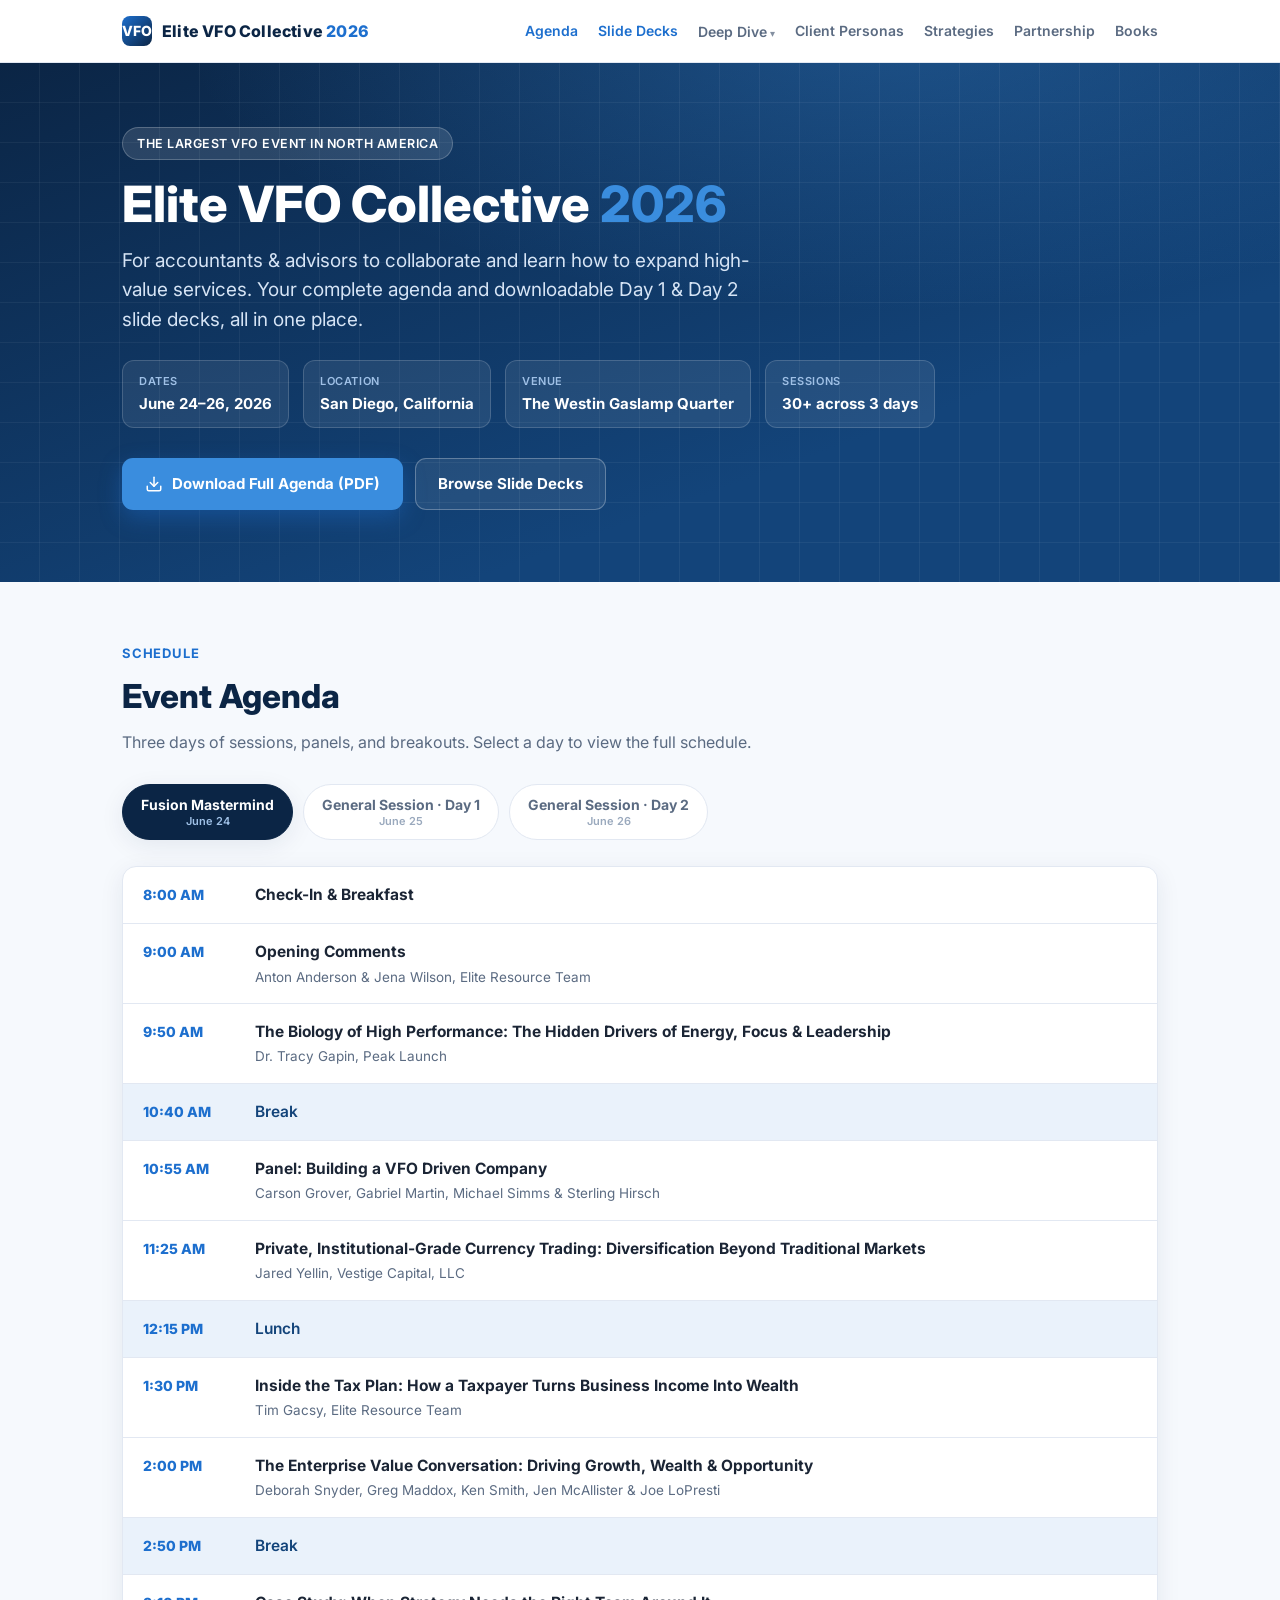
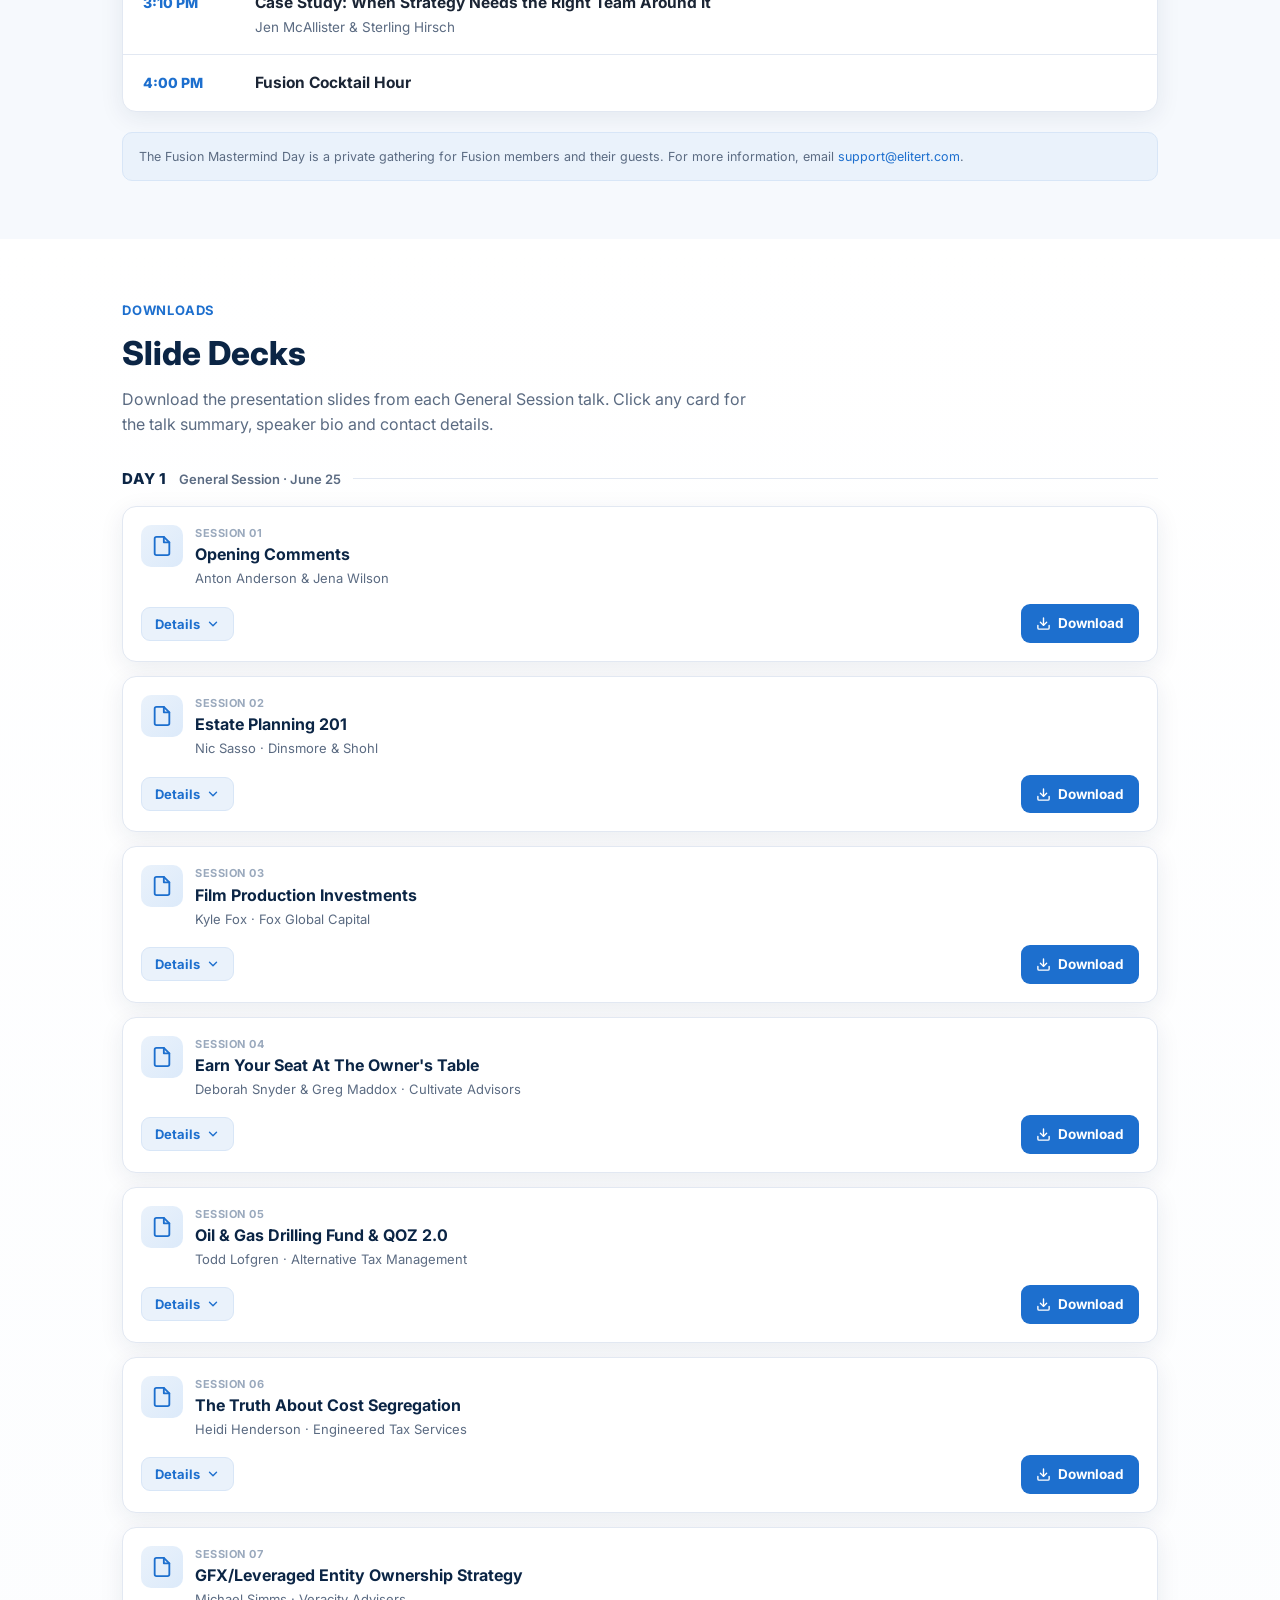
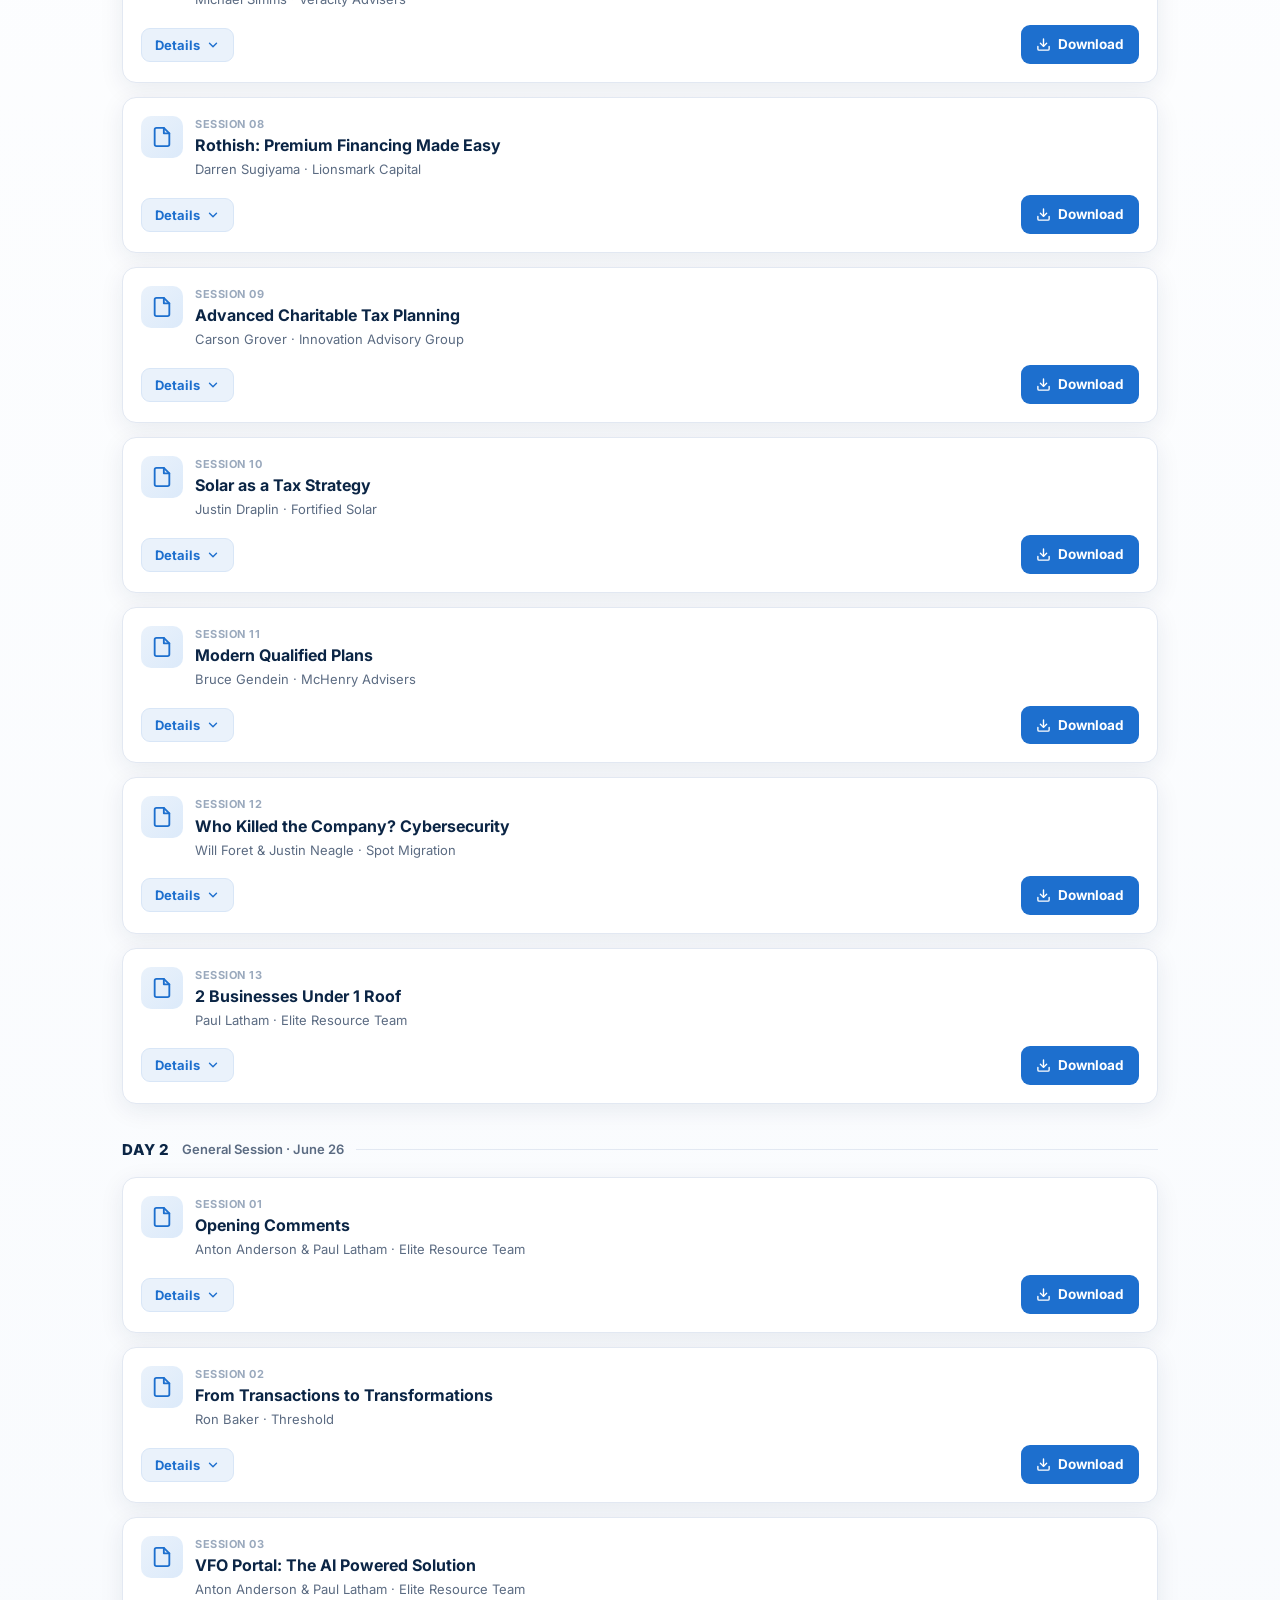
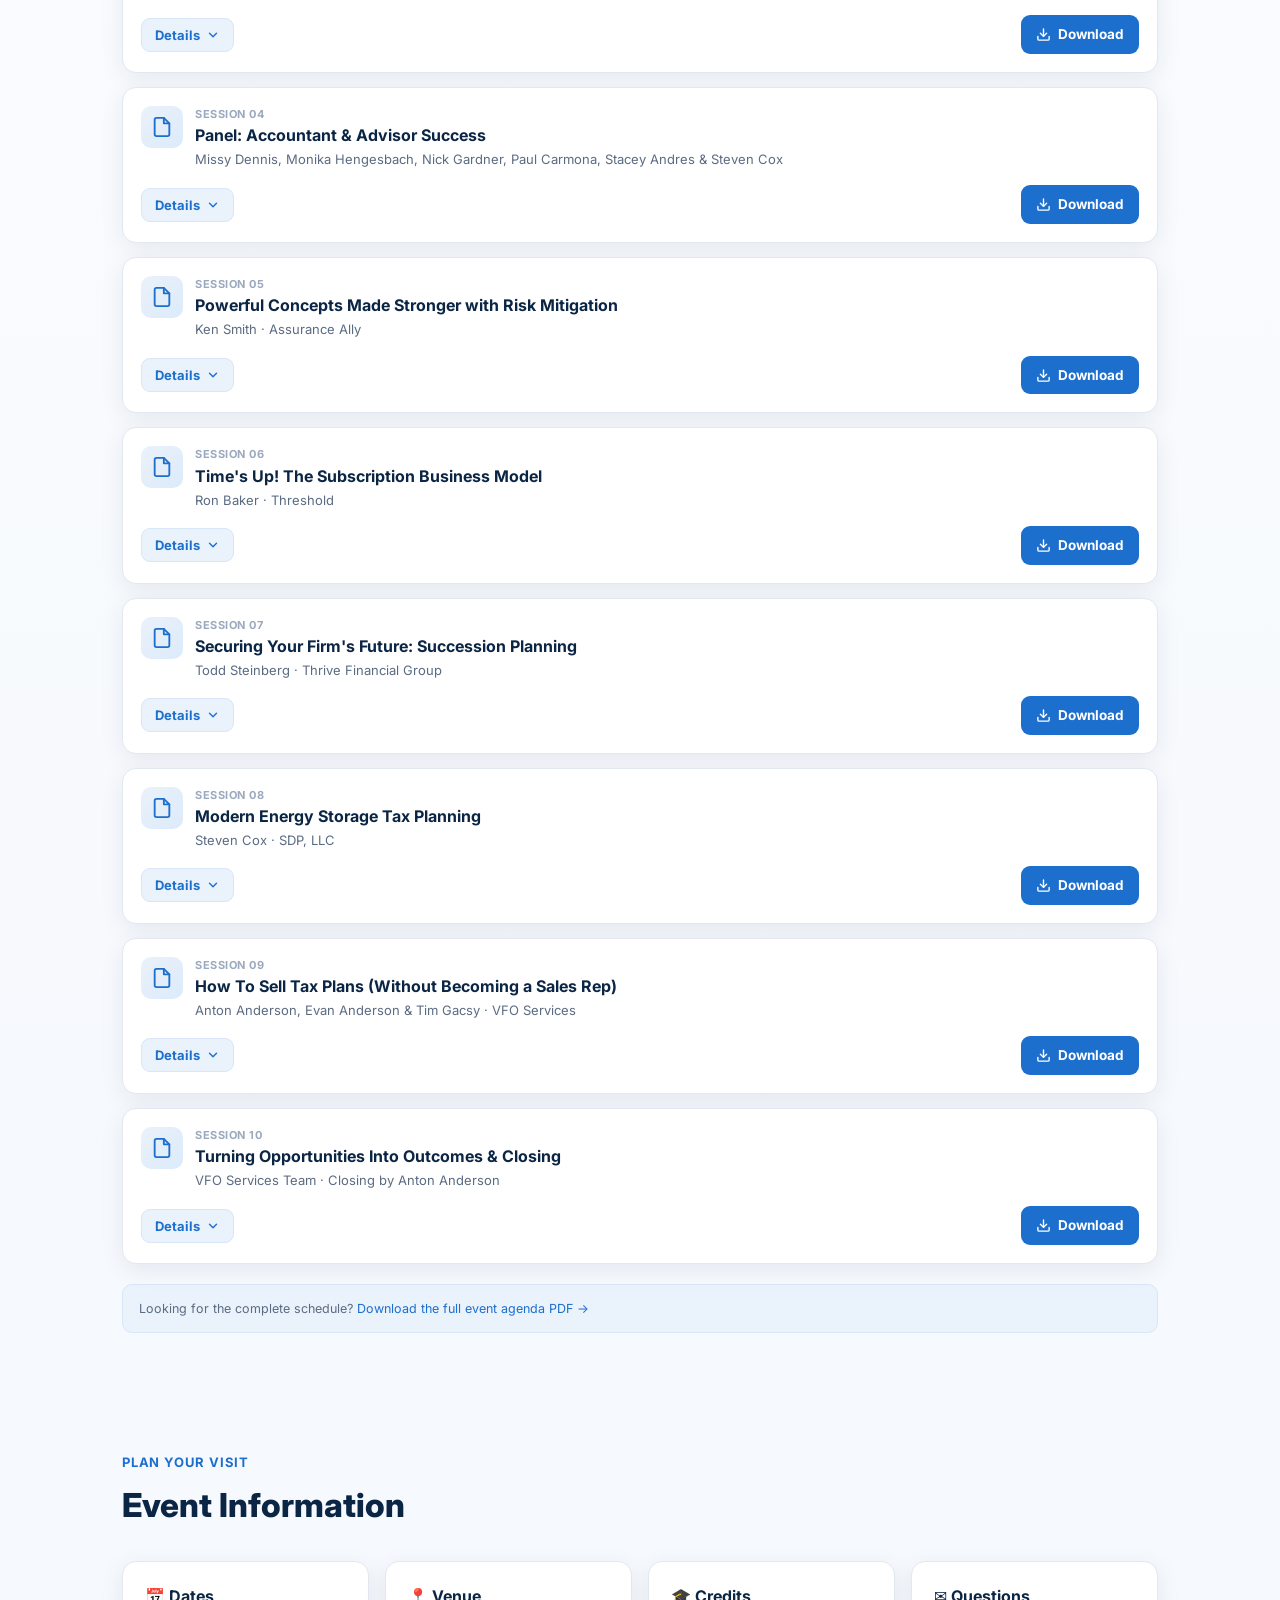
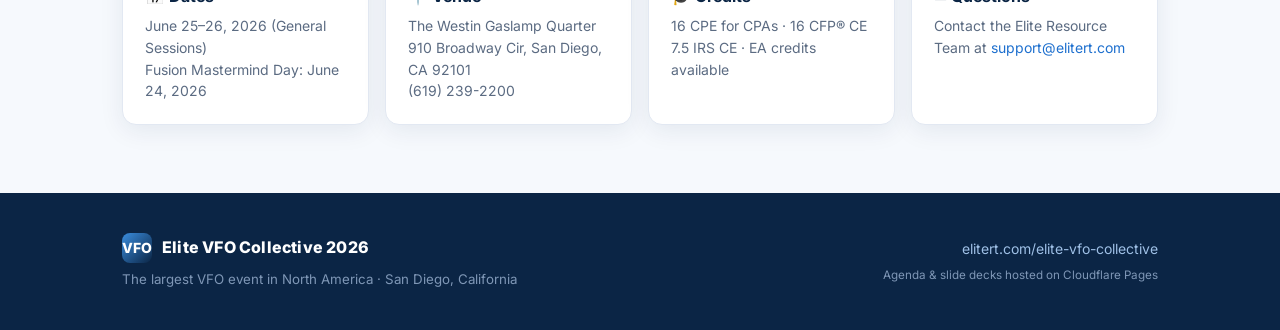
<file: site/public/index.html>
<!DOCTYPE html>
<html lang="en">
<head>
<meta charset="UTF-8" />
<meta name="viewport" content="width=device-width, initial-scale=1.0" />
<title>Elite VFO Collective 2026 — Agenda &amp; Slide Decks</title>
<meta name="description" content="Agenda and downloadable slide decks for the Elite VFO Collective 2026 — the largest VFO event in North America. June 24–26, 2026, San Diego, CA." />
<link rel="preconnect" href="https://fonts.googleapis.com" />
<link rel="preconnect" href="https://fonts.gstatic.com" crossorigin />
<link href="https://fonts.googleapis.com/css2?family=Inter:wght@400;500;600;700;800&display=swap" rel="stylesheet" />
<style>
  :root {
    --navy: #0b2545;
    --blue: #13447a;
    --accent: #1d6fce;
    --accent-2: #3a8dde;
    --sky: #eaf2fb;
    --ink: #1b2535;
    --muted: #5b6b82;
    --line: #e2e8f2;
    --bg: #f6f9fd;
    --white: #ffffff;
    --radius: 14px;
    --shadow: 0 6px 24px rgba(13, 40, 80, 0.08);
    --shadow-lg: 0 14px 44px rgba(13, 40, 80, 0.14);
  }
  * { box-sizing: border-box; }
  html { scroll-behavior: smooth; }
  body {
    margin: 0;
    font-family: 'Inter', system-ui, -apple-system, Segoe UI, Roboto, sans-serif;
    color: var(--ink);
    background: var(--bg);
    line-height: 1.55;
    -webkit-font-smoothing: antialiased;
  }
  a { color: var(--accent); text-decoration: none; }
  .wrap { max-width: 1080px; margin: 0 auto; padding: 0 22px; }

  /* Header */
  header.site {
    position: sticky; top: 0; z-index: 50;
    background: rgba(255,255,255,0.92);
    backdrop-filter: saturate(180%) blur(10px);
    border-bottom: 1px solid var(--line);
  }
  .nav { display: flex; align-items: center; justify-content: space-between; height: 62px; }
  .brand { display: flex; align-items: center; gap: 10px; font-weight: 800; color: var(--navy); letter-spacing: .2px; }
  .brand .mark {
    width: 30px; height: 30px; border-radius: 8px;
    background: linear-gradient(135deg, var(--accent), var(--navy));
    display: grid; place-items: center; color: #fff; font-size: 14px; font-weight: 800;
  }
  .nav nav a { color: var(--muted); font-weight: 600; font-size: 14px; margin-left: 20px; }
  .nav nav a:hover, .nav nav a.active { color: var(--accent); }
  @media (max-width: 680px){ .nav nav a { margin-left: 13px; font-size: 13px; } .brand .label { display: none; } }

  /* Hero */
  .hero {
    background: radial-gradient(1200px 500px at 70% -10%, rgba(58,141,222,.35), transparent 60%),
                linear-gradient(160deg, var(--navy) 0%, var(--blue) 70%);
    color: #fff; padding: 64px 0 72px; position: relative; overflow: hidden;
  }
  .hero:after {
    content: ""; position: absolute; inset: 0;
    background: url("data:image/svg+xml,%3Csvg xmlns='http://www.w3.org/2000/svg' width='40' height='40'%3E%3Cpath d='M0 39.5H40M39.5 0V40' stroke='%23ffffff' stroke-opacity='0.05'/%3E%3C/svg%3E");
    pointer-events: none;
  }
  .hero .wrap { position: relative; z-index: 1; }
  .eyebrow {
    display: inline-block; background: rgba(255,255,255,.12); border: 1px solid rgba(255,255,255,.22);
    padding: 6px 14px; border-radius: 999px; font-size: 12.5px; font-weight: 600; letter-spacing: .5px;
    text-transform: uppercase; margin-bottom: 18px;
  }
  .hero h1 { font-size: clamp(30px, 5vw, 50px); line-height: 1.07; margin: 0 0 14px; font-weight: 800; }
  .hero h1 span { color: var(--accent-2); }
  .hero p.lede { font-size: clamp(16px, 2vw, 19px); color: #d6e4f5; max-width: 640px; margin: 0 0 26px; }
  .facts { display: flex; flex-wrap: wrap; gap: 14px; margin-bottom: 30px; }
  .fact {
    background: rgba(255,255,255,.08); border: 1px solid rgba(255,255,255,.16);
    border-radius: 12px; padding: 12px 16px; min-width: 150px;
  }
  .fact .k { font-size: 11px; text-transform: uppercase; letter-spacing: .6px; color: #9fc0e6; font-weight: 600; }
  .fact .v { font-size: 15px; font-weight: 700; margin-top: 2px; }
  .cta-row { display: flex; flex-wrap: wrap; gap: 12px; }
  .btn {
    display: inline-flex; align-items: center; gap: 9px; font-weight: 700; font-size: 15px;
    padding: 13px 22px; border-radius: 11px; cursor: pointer; border: 1px solid transparent; transition: .18s;
  }
  .btn svg { width: 18px; height: 18px; }
  .btn-primary { background: var(--accent-2); color: #fff; box-shadow: 0 8px 22px rgba(29,111,206,.4); }
  .btn-primary:hover { background: #4f9be6; transform: translateY(-1px); }
  .btn-ghost { background: rgba(255,255,255,.08); color: #fff; border-color: rgba(255,255,255,.28); }
  .btn-ghost:hover { background: rgba(255,255,255,.16); }

  /* Sections */
  section { padding: 58px 0; }
  .sec-head { margin-bottom: 30px; }
  .sec-head .tag { color: var(--accent); font-weight: 700; font-size: 13px; text-transform: uppercase; letter-spacing: .8px; }
  .sec-head h2 { font-size: clamp(24px, 3.4vw, 33px); margin: 6px 0 8px; color: var(--navy); font-weight: 800; }
  .sec-head p { color: var(--muted); margin: 0; max-width: 640px; }

  /* Day tabs */
  .day-tabs { display: flex; flex-wrap: wrap; gap: 10px; margin-bottom: 26px; }
  .day-tab {
    border: 1px solid var(--line); background: #fff; color: var(--muted); font-weight: 700; font-size: 14px;
    padding: 11px 18px; border-radius: 999px; cursor: pointer; transition: .16s; font-family: inherit;
  }
  .day-tab .d { display: block; font-size: 11px; font-weight: 600; color: #9aa9bd; margin-top: 1px; }
  .day-tab.active { background: var(--navy); color: #fff; border-color: var(--navy); box-shadow: var(--shadow); }
  .day-tab.active .d { color: #9fc0e6; }

  .day-panel { display: none; }
  .day-panel.active { display: block; animation: fade .3s ease; }
  @keyframes fade { from { opacity: 0; transform: translateY(6px);} to { opacity:1; transform: none; } }

  /* Agenda rows */
  .agenda { background: #fff; border: 1px solid var(--line); border-radius: var(--radius); overflow: hidden; box-shadow: var(--shadow); }
  .row { display: grid; grid-template-columns: 96px 1fr; gap: 16px; padding: 16px 20px; border-top: 1px solid var(--line); }
  .row:first-child { border-top: none; }
  .row .time { font-weight: 800; color: var(--accent); font-size: 14px; padding-top: 1px; white-space: nowrap; }
  .row .title { font-weight: 700; color: var(--ink); font-size: 15.5px; }
  .row .who { color: var(--muted); font-size: 13.5px; margin-top: 2px; }
  .row.break { background: var(--sky); }
  .row.break .title { color: var(--blue); font-weight: 600; }
  .pill { display:inline-block; font-size: 10.5px; font-weight: 700; text-transform: uppercase; letter-spacing:.4px;
    background: var(--sky); color: var(--accent); border-radius: 6px; padding: 2px 7px; margin-left: 7px; vertical-align: middle; }
  .pill.cpe { background: #eafaf0; color: #1f9d57; }
  @media (max-width: 560px){ .row { grid-template-columns: 74px 1fr; padding: 14px; gap: 12px; } }

  /* Slides grid */
  .deck-day {
    display: flex; align-items: center; gap: 12px;
    font-size: 15px; font-weight: 800; color: var(--navy); text-transform: uppercase; letter-spacing: .6px;
    margin: 34px 0 16px;
  }
  .deck-day:first-of-type { margin-top: 6px; }
  .deck-day .when { font-weight: 600; font-size: 13px; color: var(--muted); text-transform: none; letter-spacing: 0; }
  .deck-day:after { content: ""; flex: 1; height: 1px; background: var(--line); }
  .grid { display: grid; grid-template-columns: 1fr; gap: 14px; }
  .card {
    background: #fff; border: 1px solid var(--line); border-radius: var(--radius); padding: 18px;
    display: flex; flex-direction: column; transition: .18s; box-shadow: var(--shadow);
  }
  .card:hover { transform: translateY(-3px); box-shadow: var(--shadow-lg); border-color: #cfe0f4; }
  .card .top { display: flex; align-items: flex-start; gap: 12px; }
  .card .icon {
    flex: 0 0 42px; width: 42px; height: 42px; border-radius: 10px; display: grid; place-items: center;
    background: linear-gradient(135deg, var(--sky), #dceafa); color: var(--accent);
  }
  .card .icon svg { width: 22px; height: 22px; }
  .card .num { font-size: 11px; font-weight: 700; color: #9aa9bd; letter-spacing: .5px; }
  .card h3 { font-size: 16px; margin: 2px 0 4px; color: var(--navy); line-height: 1.25; font-weight: 700; }
  .card .spk { color: var(--muted); font-size: 13px; }
  .card .foot { margin-top: 16px; display: flex; align-items: center; justify-content: space-between; }
  .card .size { font-size: 12px; color: #9aa9bd; font-weight: 600; }
  .dl {
    display: inline-flex; align-items: center; gap: 7px; font-weight: 700; font-size: 13.5px; color: #fff;
    background: var(--accent); padding: 9px 15px; border-radius: 9px; transition: .16s;
  }
  .dl:hover { background: var(--navy); }
  .dl svg { width: 15px; height: 15px; }
  .toggle {
    display: inline-flex; align-items: center; gap: 6px; font-weight: 700; font-size: 13px; color: var(--accent);
    background: var(--sky); border: 1px solid #d8e6f7; padding: 8px 13px; border-radius: 9px; cursor: pointer;
    font-family: inherit; transition: .16s;
  }
  .toggle:hover { background: #dceafa; }
  .toggle svg { width: 14px; height: 14px; transition: transform .22s ease; }
  .card.open .toggle svg { transform: rotate(180deg); }
  .detail { max-height: 0; overflow: hidden; transition: max-height .32s ease; }
  .card.open .detail { max-height: 760px; }
  .detail-inner { padding-top: 16px; margin-top: 16px; border-top: 1px dashed var(--line); }
  .detail-inner .block { margin-bottom: 14px; }
  .detail-inner .block:last-child { margin-bottom: 0; }
  @media (min-width: 720px){
    .card.open .detail { max-height: 480px; }
    .detail-inner { display: grid; grid-template-columns: 1.4fr 1fr; gap: 14px 28px; }
    .detail-inner .block-summary { grid-column: 1 / -1; }
  }
  .detail-inner .lbl {
    font-size: 10.5px; font-weight: 700; letter-spacing: .6px; text-transform: uppercase; color: var(--accent);
    display: flex; align-items: center; gap: 6px; margin-bottom: 5px;
  }
  .detail-inner .lbl svg { width: 13px; height: 13px; }
  .detail-inner p { margin: 0; font-size: 13.5px; color: var(--ink); line-height: 1.5; }
  .detail-inner .bio { color: var(--muted); }
  .contact-row { display: flex; flex-wrap: wrap; gap: 8px; margin-top: 2px; }
  .chip {
    display: inline-flex; align-items: center; gap: 6px; font-size: 12.5px; font-weight: 600; color: var(--blue);
    background: #fff; border: 1px solid var(--line); border-radius: 8px; padding: 6px 11px; text-decoration: none;
  }
  .chip:hover { border-color: var(--accent); color: var(--accent); }
  .chip svg { width: 13px; height: 13px; color: var(--accent); }

  /* Info / footer */
  .info-grid { display: grid; grid-template-columns: repeat(auto-fit, minmax(220px,1fr)); gap: 16px; }
  .info-card { background:#fff; border:1px solid var(--line); border-radius: var(--radius); padding: 22px; box-shadow: var(--shadow); }
  .info-card h4 { margin: 0 0 6px; color: var(--navy); font-size: 16px; }
  .info-card p { margin: 0; color: var(--muted); font-size: 14px; }
  .note { font-size: 12.5px; color: var(--muted); margin-top: 20px; padding: 14px 16px; background: var(--sky); border-radius: 10px; border:1px solid #d8e6f7; }

  footer.site { background: var(--navy); color: #c5d6ec; padding: 40px 0; margin-top: 10px; }
  footer .row-f { display: flex; flex-wrap: wrap; justify-content: space-between; gap: 18px; align-items: center; }
  footer .brand { color: #fff; }
  footer a { color: #9fc0e6; }
  footer small { color: #7f97b6; display:block; margin-top: 6px; }</style>
</head>
<body>

<section class="hero">
  <div class="wrap">
    <span class="eyebrow">The Largest VFO Event in North America</span>
    <h1>Elite VFO Collective <span>2026</span></h1>
    <p class="lede">For accountants &amp; advisors to collaborate and learn how to expand high-value services. Your complete agenda and downloadable Day 1 &amp; Day 2 slide decks, all in one place.</p>
    <div class="facts">
      <div class="fact"><div class="k">Dates</div><div class="v">June 24–26, 2026</div></div>
      <div class="fact"><div class="k">Location</div><div class="v">San Diego, California</div></div>
      <div class="fact"><div class="k">Venue</div><div class="v">The Westin Gaslamp Quarter</div></div>
      <div class="fact"><div class="k">Sessions</div><div class="v">30+ across 3 days</div></div>
    </div>
    <div class="cta-row">
      <a class="btn btn-primary" href="2026-VFO-Collective-Agenda.pdf" download>
        <svg viewBox="0 0 24 24" fill="none" stroke="currentColor" stroke-width="2" stroke-linecap="round" stroke-linejoin="round"><path d="M21 15v4a2 2 0 0 1-2 2H5a2 2 0 0 1-2-2v-4"/><polyline points="7 10 12 15 17 10"/><line x1="12" y1="15" x2="12" y2="3"/></svg>
        Download Full Agenda (PDF)
      </a>
      <a class="btn btn-ghost" href="#slides">Browse Slide Decks</a>
    </div>
  </div>
</section>

<!-- AGENDA -->
<section id="agenda">
  <div class="wrap">
    <div class="sec-head">
      <span class="tag">Schedule</span>
      <h2>Event Agenda</h2>
      <p>Three days of sessions, panels, and breakouts. Select a day to view the full schedule.</p>
    </div>

    <div class="day-tabs" role="tablist">
      <button class="day-tab active" data-day="0">Fusion Mastermind<span class="d">June 24</span></button>
      <button class="day-tab" data-day="1">General Session · Day 1<span class="d">June 25</span></button>
      <button class="day-tab" data-day="2">General Session · Day 2<span class="d">June 26</span></button>
    </div>

    <!-- Day 0: Fusion -->
    <div class="day-panel active" data-day="0">
      <div class="agenda">
        <div class="row"><div class="time">8:00 AM</div><div><div class="title">Check-In &amp; Breakfast</div></div></div>
        <div class="row"><div class="time">9:00 AM</div><div><div class="title">Opening Comments</div><div class="who">Anton Anderson &amp; Jena Wilson, Elite Resource Team</div></div></div>
        <div class="row"><div class="time">9:50 AM</div><div><div class="title">The Biology of High Performance: The Hidden Drivers of Energy, Focus &amp; Leadership</div><div class="who">Dr. Tracy Gapin, Peak Launch</div></div></div>
        <div class="row break"><div class="time">10:40 AM</div><div><div class="title">Break</div></div></div>
        <div class="row"><div class="time">10:55 AM</div><div><div class="title">Panel: Building a VFO Driven Company</div><div class="who">Carson Grover, Gabriel Martin, Michael Simms &amp; Sterling Hirsch</div></div></div>
        <div class="row"><div class="time">11:25 AM</div><div><div class="title">Private, Institutional-Grade Currency Trading: Diversification Beyond Traditional Markets</div><div class="who">Jared Yellin, Vestige Capital, LLC</div></div></div>
        <div class="row break"><div class="time">12:15 PM</div><div><div class="title">Lunch</div></div></div>
        <div class="row"><div class="time">1:30 PM</div><div><div class="title">Inside the Tax Plan: How a Taxpayer Turns Business Income Into Wealth</div><div class="who">Tim Gacsy, Elite Resource Team</div></div></div>
        <div class="row"><div class="time">2:00 PM</div><div><div class="title">The Enterprise Value Conversation: Driving Growth, Wealth &amp; Opportunity</div><div class="who">Deborah Snyder, Greg Maddox, Ken Smith, Jen McAllister &amp; Joe LoPresti</div></div></div>
        <div class="row break"><div class="time">2:50 PM</div><div><div class="title">Break</div></div></div>
        <div class="row"><div class="time">3:10 PM</div><div><div class="title">Case Study: When Strategy Needs the Right Team Around It</div><div class="who">Jen McAllister &amp; Sterling Hirsch</div></div></div>
        <div class="row"><div class="time">4:00 PM</div><div><div class="title">Fusion Cocktail Hour</div></div></div>
      </div>
      <div class="note">The Fusion Mastermind Day is a private gathering for Fusion members and their guests. For more information, email <a href="mailto:support@elitert.com">support@elitert.com</a>.</div>
    </div>

    <!-- Day 1 -->
    <div class="day-panel" data-day="1">
      <div class="agenda">
        <div class="row"><div class="time">7:30 AM</div><div><div class="title">Check-In &amp; Breakfast</div></div></div>
        <div class="row"><div class="time">8:15 AM</div><div><div class="title">Opening Comments</div><div class="who">Anton Anderson &amp; Jena Wilson, Elite Resource Team</div></div></div>
        <div class="row"><div class="time">9:00 AM</div><div><div class="title">Estate Planning 201: Advanced Planning for Business Owners &amp; HNW Families <span class="pill">CE</span></div><div class="who">Nic Sasso, Dinsmore &amp; Shohl, LLP</div></div></div>
        <div class="row"><div class="time">9:50 AM</div><div><div class="title">Federal Tax Treatment: Film Production Investments <span class="pill">CE</span></div><div class="who">Kyle Fox, The Fox Financial Network</div></div></div>
        <div class="row break"><div class="time">10:40 AM</div><div><div class="title">Break</div></div></div>
        <div class="row"><div class="time">10:55 AM</div><div><div class="title">Earn Your Seat At The Owner's Table: How Wealth Advisors Win with Value Acceleration</div><div class="who">Deborah Snyder &amp; Greg Maddox, Cultivate Advisors</div></div></div>
        <div class="row"><div class="time">10:55 AM</div><div><div class="title">Oil &amp; Gas Drilling Fund &amp; QOZ 2.0: Tax Advantaged Wealth Creation <span class="pill">CE</span> <span class="pill">Breakout</span></div><div class="who">Todd Lofgren, Alternative Tax Management</div></div></div>
        <div class="row"><div class="time">11:50 AM</div><div><div class="title">The Truth About Cost Segregation <span class="pill">CE</span></div><div class="who">Heidi Henderson, Engineered Tax Services</div></div></div>
        <div class="row"><div class="time">11:50 AM</div><div><div class="title">GFX/Leveraged Entity Ownership Strategy: High Income or Capital Gains Tax Mitigation <span class="pill">CE</span> <span class="pill">Breakout</span></div><div class="who">Michael Simms, Veracity Advisors</div></div></div>
        <div class="row break"><div class="time">12:40 PM</div><div><div class="title">Lunch &amp; Book Signing: The Science of Running a VFO &amp; Building Accountant Partnerships</div></div></div>
        <div class="row"><div class="time">1:50 PM</div><div><div class="title">Rothish: Premium Financing Made Easy</div><div class="who">Darren Sugiyama, Lionsmark Capital, LLC</div></div></div>
        <div class="row"><div class="time">1:50 PM</div><div><div class="title">Advanced Charitable Tax Planning: Framework, Applications &amp; Case Studies <span class="pill">CE</span> <span class="pill">Breakout</span></div><div class="who">Carson Grover, Innovation Advisory Group</div></div></div>
        <div class="row break"><div class="time">2:40 PM</div><div><div class="title">Break</div></div></div>
        <div class="row"><div class="time">2:55 PM</div><div><div class="title">Solar as a Tax Strategy: Beyond Tax Credits &amp; Into Wealth Creation <span class="pill">CE</span></div><div class="who">Justin Draplin, Fortified Solar</div></div></div>
        <div class="row"><div class="time">2:55 PM</div><div><div class="title">Modern Qualified Plans: Custom Tax Minimization Strategies <span class="pill">CE</span> <span class="pill">Breakout</span></div><div class="who">Bruce Gendein, McHenry Advisers Inc</div></div></div>
        <div class="row"><div class="time">3:50 PM</div><div><div class="title">Who Killed the Company? A Cybersecurity Murder Mystery</div><div class="who">Will Foret &amp; Justin Neagle, Spot Migration</div></div></div>
        <div class="row"><div class="time">3:50 PM</div><div><div class="title">2 Businesses Under 1 Roof: The Hidden Opportunity Within Your Practice <span class="pill">Breakout</span></div><div class="who">Paul Latham, Elite Resource Team</div></div></div>
        <div class="row"><div class="time">4:40 PM</div><div><div class="title">Awards Ceremony &amp; Cocktail Hour to Follow</div></div></div>
      </div>
      <div class="note">Day 1 slide decks are available to download below in the <a href="#slides">Slide Decks</a> section.</div>
    </div>

    <!-- Day 2 -->
    <div class="day-panel" data-day="2">
      <div class="agenda">
        <div class="row"><div class="time">8:00 AM</div><div><div class="title">Breakfast</div></div></div>
        <div class="row"><div class="time">8:00 AM</div><div><div class="title">CPR Training with San Diego Cardiac <span class="pill">Breakout</span></div></div></div>
        <div class="row"><div class="time">8:45 AM</div><div><div class="title">From Transactions to Transformations: Where Customers Become, Not Buy</div><div class="who">Ron Baker, Threshold</div></div></div>
        <div class="row"><div class="time">9:45 AM</div><div><div class="title">VFO Portal: The AI Powered Solution to Running Your VFO</div><div class="who">Anton Anderson &amp; Paul Latham, Elite Resource Team</div></div></div>
        <div class="row break"><div class="time">10:40 AM</div><div><div class="title">Break</div></div></div>
        <div class="row"><div class="time">10:55 AM</div><div><div class="title">Panel: Accountant &amp; Advisor Success</div><div class="who">Missy Dennis, Monika Hengesbach, Nick Gardner, Paul Carmona, Stacey Andres &amp; Steven Cox</div></div></div>
        <div class="row"><div class="time">11:50 AM</div><div><div class="title">Powerful Concepts Made Stronger with Risk Mitigation For Your Clients</div><div class="who">Ken Smith, Assurance Ally</div></div></div>
        <div class="row"><div class="time">11:50 AM</div><div><div class="title">Time's Up! The Subscription Business Model for Professionals <span class="pill">Breakout</span></div><div class="who">Ron Baker, Threshold</div></div></div>
        <div class="row break"><div class="time">12:40 PM</div><div><div class="title">Lunch</div></div></div>
        <div class="row"><div class="time">1:40 PM</div><div><div class="title">Securing Your Firm's Future: Succession Planning Insights for Accountants &amp; Advisors</div><div class="who">Todd Steinberg, Thrive Financial Group</div></div></div>
        <div class="row"><div class="time">1:40 PM</div><div><div class="title">Modern Energy Storage Tax Planning: A VFO Due Diligence Framework <span class="pill">CE</span> <span class="pill">Breakout</span></div><div class="who">Steven Cox, SDP, LLC</div></div></div>
        <div class="row"><div class="time">2:35 PM</div><div><div class="title">How To Sell Tax Plans without Becoming a Sales Representative</div><div class="who">Anton Anderson, Evan Anderson &amp; Tim Gacsy, Elite Resource Team</div></div></div>
        <div class="row break"><div class="time">3:25 PM</div><div><div class="title">Break</div></div></div>
        <div class="row"><div class="time">3:35 PM</div><div><div class="title">Turning Opportunities Into Outcomes: Making The Most of The VFO Model</div><div class="who">Evan Anderson, Ian Welham, Jake Latham, Rachael Hopson, Sarah Freitas, Tim Gacsy &amp; Tracy Miller</div></div></div>
        <div class="row"><div class="time">4:00 PM</div><div><div class="title">Closing Comments &amp; Raffle</div></div></div>
      </div>
      <div class="note">Sessions marked <span class="pill">CE</span> are eligible for IRS Continuing Education credit for Enrolled Agents. 16 CPE / 16 CFP® / 7.5 IRS CE credits available. NASBA Sponsor ID: 148257.</div>
    </div>
  </div>
</section>

<!-- SLIDES -->
<section id="slides" style="background:linear-gradient(180deg,#fff, #f6f9fd);">
  <div class="wrap">
    <div class="sec-head">
      <span class="tag">Downloads</span>
      <h2>Slide Decks</h2>
      <p>Download the presentation slides from each General Session talk. Click any card for the talk summary, speaker bio and contact details.</p>
    </div>
    <h3 class="deck-day">Day 1 <span class="when">General Session · June 25</span></h3>
    <div class="grid" id="slidesGrid"></div>
    <h3 class="deck-day">Day 2 <span class="when">General Session · June 26</span></h3>
    <div class="grid" id="slidesGrid2"></div>
    <div class="note">Looking for the complete schedule? <a href="2026-VFO-Collective-Agenda.pdf" download>Download the full event agenda PDF →</a></div>
  </div>
</section>

<!-- INFO -->
<section id="info">
  <div class="wrap">
    <div class="sec-head">
      <span class="tag">Plan Your Visit</span>
      <h2>Event Information</h2>
    </div>
    <div class="info-grid">
      <div class="info-card"><h4>📅 Dates</h4><p>June 25–26, 2026 (General Sessions)<br/>Fusion Mastermind Day: June 24, 2026</p></div>
      <div class="info-card"><h4>📍 Venue</h4><p>The Westin Gaslamp Quarter<br/>910 Broadway Cir, San Diego, CA 92101<br/>(619) 239-2200</p></div>
      <div class="info-card"><h4>🎓 Credits</h4><p>16 CPE for CPAs · 16 CFP® CE<br/>7.5 IRS CE · EA credits available</p></div>
      <div class="info-card"><h4>✉️ Questions</h4><p>Contact the Elite Resource Team at <a href="mailto:support@elitert.com">support@elitert.com</a></p></div>
    </div>
  </div>
</section>

<footer class="site">
  <div class="wrap row-f">
    <div>
      <div class="brand"><span class="mark" style="background:linear-gradient(135deg,#3a8dde,#0b2545)">VFO</span> Elite VFO Collective 2026</div>
      <small>The largest VFO event in North America · San Diego, California</small>
    </div>
    <div style="text-align:right;font-size:14px;">
      <a href="https://elitert.com/elite-vfo-collective" target="_blank" rel="noopener">elitert.com/elite-vfo-collective</a><br/>
      <small>Agenda &amp; slide decks hosted on Cloudflare Pages</small>
    </div>
  </div>
</footer>

<script>
  // Day tabs
  const tabs = document.querySelectorAll('.day-tab');
  const panels = document.querySelectorAll('.day-panel');
  tabs.forEach(tab => tab.addEventListener('click', () => {
    const d = tab.dataset.day;
    tabs.forEach(t => t.classList.toggle('active', t === tab));
    panels.forEach(p => p.classList.toggle('active', p.dataset.day === d));
  }));

  // Slide decks
  const decks = [
    {n:"01", t:"Opening Comments", s:"Anton Anderson &amp; Jena Wilson", f:"slides/01-opening-comments.pdf", dl:"01 - Opening Comments.pdf",
      summary:"Welcome and opening framing for the Collective — the Virtual Family Office (VFO) model, why single-service firms are becoming obsolete, and how accountants &amp; advisors collaborate to expand high-value services.",
      bio:"Anton Anderson — Founder/CEO of Elite Resource Team; began at Smith Barney (2003), co-founded SPL Financial and sold it in 2014 to launch ERT; multiple-time bestselling author of <em>The Science of Running a Virtual Family Office</em>. Jena Wilson — Senior Director at ERT (financial services since 2014), who helped launch HaydenRock Solutions.",
      web:"elitert.com", url:"https://www.elitert.com", contacts:[{type:"email", v:"support@elitert.com"}]},
    {n:"02", t:"Estate Planning 201", s:"Nic Sasso · Dinsmore &amp; Shohl", f:"slides/02-estate-planning-201.pdf", dl:"02 - Estate Planning 201.pdf",
      summary:"Advanced estate planning for business owners and high-net-worth families — trust structures, wealth transfer and gifting, and the valuation &amp; substantiation issues that make a plan hold up. <strong>IRS CE eligible.</strong>",
      bio:"Nic Sasso — Attorney with Dinsmore &amp; Shohl LLP, a full-service national law firm advising businesses and high-net-worth families on estate and tax matters.",
      web:"dinsmore.com", url:"https://www.dinsmore.com", contacts:[{type:"email", v:"Nic.sasso@dinsmore.com"},{type:"phone", v:"(619) 255-0860"}]},
    {n:"03", t:"Film Production Investments", s:"Kyle Fox · Fox Global Capital", f:"slides/03-film-production-investments.pdf", dl:"03 - Film Production Investments.pdf",
      summary:"Federal tax treatment of film production investments — IRC §181 expensing, §168 bonus depreciation, at-risk (§465) and passive-activity (§469) limits, economic-substance considerations and state film credits — for tax-advantaged, risk-mitigated exposure to A-list films. <strong>IRS CE eligible.</strong>",
      bio:"Kyle Fox — Founder of Fox Financial Partners / Fox Global Capital and former Global Head of Capital Markets at H.I.G. Capital, with a global network of institutional relationships across media and entertainment finance.",
      web:"foxfinancialpartners.com", url:"https://foxfinancialpartners.com", contacts:[{type:"email", v:"support@elitert.com", note:"via Elite Resource Team"}]},
    {n:"04", t:"Earn Your Seat At The Owner's Table", s:"Deborah Snyder &amp; Greg Maddox · Cultivate Advisors", f:"slides/04-earn-your-seat.pdf", dl:"04 - Earn Your Seat At The Owners Table.pdf",
      summary:"How wealth advisors win with value acceleration — engaging owners years before a liquidity event, building an advisor ecosystem, and turning enterprise-value growth into new AUM. Includes a this-week / 30-day / 90-day action plan.",
      bio:"Deborah Snyder &amp; Greg Maddox — Advisors with Cultivate Advisors, a business-advisory firm that partners 1:1 with owners on value, growth and exit readiness (since 2013).",
      web:"cultivateadvisors.com", url:"https://cultivateadvisors.com", contacts:[]},
    {n:"05", t:"Oil &amp; Gas Drilling Fund &amp; QOZ 2.0", s:"Todd Lofgren · Alternative Tax Management", f:"slides/05-oil-gas-qoz.pdf", dl:"05 - Oil & Gas Drilling Fund & QOZ 2.0.pdf",
      summary:"Tax-advantaged wealth creation through oil &amp; gas drilling funds and Qualified Opportunity Zone (QOZ 2.0) structures — intangible drilling deductions and alternative-asset diversification benchmarked against public markets. <strong>IRS CE eligible.</strong>",
      bio:"Todd Lofgren — Managing Director, Alternative Tax Management, specializing in tax-advantaged alternative investments for advisors and their clients.",
      web:"alternativetaxmanagement.com", url:"https://alternativetaxmanagement.com", contacts:[{type:"email", v:"tlofgren@alternativetm.com"},{type:"phone", v:"(484) 802-1744"}]},
    {n:"06", t:"The Truth About Cost Segregation", s:"Heidi Henderson · Engineered Tax Services", f:"slides/06-cost-segregation.pdf", dl:"06 - The Truth About Cost Segregation.pdf",
      summary:"The truth about cost segregation — how engineering-based studies accelerate depreciation, and how it layers with bonus depreciation, 1031 exchanges, PACE financing and specialty tax incentives. <strong>IRS CE eligible.</strong>",
      bio:"Heidi Henderson — CMO &amp; Senior Tax Consultant at Engineered Tax Services (since 2012) and Partner at Engineered Insurance Services; Master's in Accountancy, ~30 years' experience, and host of the Slash Tax Podcast.",
      web:"engineeredtaxservices.com", url:"https://www.engineeredtaxservices.com", contacts:[]},
    {n:"07", t:"GFX/Leveraged Entity Ownership Strategy", s:"Michael Simms · Veracity Advisers", f:"slides/07-gfx-leveraged-entity.pdf", dl:"07 - GFX Leveraged Entity Ownership Strategy.pdf",
      summary:"A leveraged entity ownership (GFX) strategy for mitigating tax on high ordinary income or capital gains — an IRC §704(b)-compliant structure with a 13+ year track record — plus the CPA/advisor referral &amp; onboarding process. <strong>IRS CE eligible.</strong>",
      bio:"Michael Simms — Veracity Advisers, working with referral CPAs and financial advisors on advanced entity-ownership and tax-mitigation strategies for high-income clients.",
      web:"veracityadvisers.com", url:"https://www.veracityadvisers.com", contacts:[{type:"email", v:"info@veracityadvisers.com"},{type:"phone", v:"(561) 472-0815"}]},
    {n:"08", t:"Rothish: Premium Financing Made Easy", s:"Darren Sugiyama · Lionsmark Capital", f:"slides/08-rothish-premium-financing.pdf", dl:"08 - Rothish Premium Financing.pdf",
      summary:"“Rothish” — making premium-financed life insurance simple, using custom loan structures as a Roth-like, tax-advantaged wealth and liquidity strategy for high-net-worth clients.",
      bio:"Darren Sugiyama — Founder &amp; CEO of Lionsmark Capital (2016), one of the most recognized premium-financing intermediaries (partnerships with 19 lenders and A-rated carriers) and a 13-time author.",
      web:"lionsmarkcapital.com", url:"https://lionsmarkcapital.com", contacts:[]},
    {n:"09", t:"Advanced Charitable Tax Planning", s:"Carson Grover · Innovation Advisory Group", f:"slides/09-charitable-tax-planning.pdf", dl:"09 - Advanced Charitable Tax Planning.pdf",
      summary:"Advanced charitable tax planning — the federal tax framework, practical applications and case studies — emphasizing proactive planning, layering with other strategies, and the importance of valuation and substantiation. <strong>IRS CE eligible.</strong>",
      bio:"Carson Grover — Innovation Advisory Group / Wealth Innovation Group (Logan, UT); a financial planner for business owners focused on proactive tax and exit planning.",
      web:"wealthig.com", url:"https://wealthig.com", contacts:[]},
    {n:"10", t:"Solar as a Tax Strategy", s:"Justin Draplin · Fortified Solar", f:"slides/10-solar-tax-strategy.pdf", dl:"10 - Solar as a Tax Strategy.pdf",
      summary:"Solar as a tax strategy — moving beyond the tax credit into compliant structures that deliver measurable returns, tax efficiency and long-term asset protection. <strong>IRS CE eligible.</strong>",
      bio:"Justin Draplin — Fortified Solar; helps advisors guide clients into compliant solar investment structures that combine tax efficiency with real returns.",
      web:"fortifiedsolar.com", url:"https://fortifiedsolar.com", contacts:[{type:"email", v:"hello@fortifiedsolar.com"}]},
    {n:"11", t:"Modern Qualified Plans", s:"Bruce Gendein · McHenry Advisers", f:"slides/11-modern-qualified-plans.pdf", dl:"11 - Modern Qualified Plans.pdf",
      summary:"Modern qualified plans for custom tax minimization — using life insurance inside qualified plans and repositioning into ILIT/SLAT structures for retirement tax minimization and legacy planning, illustrated with case examples. <strong>IRS CE eligible.</strong>",
      bio:"Bruce Gendein — McHenry Advisers Inc, designing custom qualified-plan and tax-minimization strategies for business owners and high-net-worth families.",
      web:"mchenry-advisers.com", url:"https://mchenry-advisers.com", contacts:[{type:"email", v:"info@mchenry-advisers.com"},{type:"phone", v:"(614) 927-0909"}]},
    {n:"12", t:"Who Killed the Company? Cybersecurity", s:"Will Foret &amp; Justin Neagle · Spot Migration", f:"slides/12-cybersecurity-murder-mystery.pdf", dl:"12 - Who Killed the Company.pdf",
      summary:"A cybersecurity “murder mystery” — an interactive walkthrough of how firms get breached and the practical defenses every advisory &amp; accounting practice needs to protect clients and stay in business.",
      bio:"Will Foret — Co-founder of Spot Migration (Chicago, 2013), an IT support &amp; cybersecurity firm; podcast host and speaker focused on protecting professional-services firms. Presenting with Justin Neagle.",
      web:"spotmigration.com", url:"https://spotmigration.com", contacts:[]},
    {n:"13", t:"2 Businesses Under 1 Roof", s:"Paul Latham · Elite Resource Team", f:"slides/13-2-businesses-1-roof.pdf", dl:"13 - 2 Businesses Under 1 Roof.pdf",
      summary:"The hidden opportunity within your advisory &amp; accounting practice — running two complementary businesses under one roof, with a 90-day growth plan to structure and capture it.",
      bio:"Paul Latham — Co-Founder of Elite Resource Team; a Chartered Accountant and serial entrepreneur who helped build and sell Lathams Chartered Accountants for $45M, and a bestselling author.",
      web:"elitert.com", url:"https://www.elitert.com", contacts:[{type:"email", v:"support@elitert.com"}]}
  ];

  const decksDay2 = [
    {n:"01", t:"Opening Comments", s:"Anton Anderson &amp; Paul Latham · Elite Resource Team", f:"slides/d2-01-opening-comments.pdf", dl:"Day 2 - 01 Opening Comments.pdf",
      summary:"Day 2 opening — framing the General Session: collaboration and teamwork across the VFO model, and what to expect from a day spanning business transformation, the VFO Portal, succession, risk mitigation and tax planning.",
      bio:"Anton Anderson — Founder/CEO of Elite Resource Team and CEO of VFO Services; bestselling author of <em>The Science of Running a Virtual Family Office</em>. Paul Latham — Co-Founder of Elite Resource Team; a Chartered Accountant who helped build and sell Lathams Chartered Accountants for $45M.",
      web:"elitert.com", url:"https://www.elitert.com", contacts:[{type:"email", v:"support@elitert.com"}]},
    {n:"02", t:"From Transactions to Transformations", s:"Ron Baker · Threshold", f:"slides/d2-02-transactions-to-transformations.pdf", dl:"Day 2 - 02 From Transactions to Transformations.pdf",
      summary:"Where customers become, not buy — why the future of professional services is <em>guiding transformations</em> rather than delivering services. Pine &amp; Gilmore's Progression of Economic Value, the four spheres of transformation (Healthy, Wealthy, Wise, Meaning), and reframing AI as <em>Augmented</em> Intelligence. Common offerings command common prices; uncommon offerings command uncommon prices.",
      bio:"Ron Baker — Co-Founder of Threshold and founder of the VeraSage Institute; a leading thinker on value pricing, the subscription model and moving from selling time to creating customer transformations. Co-host of <em>The Soul of Enterprise</em> and author of multiple books.",
      web:"thresholdnow.com", url:"https://thresholdnow.com", contacts:[{type:"email", v:"ron@thresholdnow.com"}]},
    {n:"03", t:"VFO Portal: The AI Powered Solution", s:"Anton Anderson &amp; Paul Latham · Elite Resource Team", f:"slides/d2-03-vfo-portal-ai.pdf", dl:"Day 2 - 03 VFO Portal AI Powered Solution.pdf",
      summary:"A single, modern, AI-driven platform built to serve all four VFO stakeholders — Members, Clients, Specialists and VFO Services. The vision, plan and roadmap: member &amp; specialist onboarding, the 90-day training &amp; accountability tracker, CIQ 3.0 and the One Page Plan, the AES-256 encrypted Client Vault, the VFO Showroom, and what's coming through 2026–27 (joint meetings, pre-populated forms, OCR + AI in the Vault).",
      bio:"Anton Anderson — Founder/CEO of Elite Resource Team and CEO of VFO Services. Paul Latham — Co-Founder of Elite Resource Team; Chartered Accountant, serial entrepreneur and bestselling author.",
      web:"elitert.com", url:"https://www.elitert.com", contacts:[{type:"email", v:"support@elitert.com"}]},
    {n:"04", t:"Panel: Accountant &amp; Advisor Success", s:"Missy Dennis, Monika Hengesbach, Nick Gardner, Paul Carmona, Stacey Andres &amp; Steven Cox", f:"slides/d2-04-panel-accountant-advisor-success.pdf", dl:"Day 2 - 04 Panel Accountant & Advisor Success.pdf",
      summary:"A practitioner panel on what's actually working — how accountants and advisors are winning new clients, deepening relationships and building durable, collaborative VFO practices.",
      bio:"A panel of accountants and advisors active in the VFO model — Missy Dennis, Monika Hengesbach, Nick Gardner, Paul Carmona, Stacey Andres and Steven Cox — sharing lessons from their own practices.",
      web:"elitert.com", url:"https://www.elitert.com", contacts:[{type:"email", v:"support@elitert.com"}]},
    {n:"05", t:"Powerful Concepts Made Stronger with Risk Mitigation", s:"Ken Smith · Assurance Ally", f:"slides/d2-05-risk-mitigation.pdf", dl:"Day 2 - 05 Risk Mitigation.pdf",
      summary:"Advanced planning that goes far beyond the standard policy — risk-mitigation strategies illustrated through real case designs: Rothish premium financing (a dentist's $1.4M practice), personal-goodwill &amp; charitable PIF on a $40M practice sale ($4.2M tax saved), and modern qualified plans. Plus the Client Navigation Questionnaire that surfaces 50+ strategies hiding in your existing book.",
      bio:"Ken Smith — Assurance Ally, an IMO built for the VFO model: 70+ carrier relationships, 50+ advanced planning strategies, 10+ years operating in the VFO model, with an in-house advanced case-design team, underwriter and dedicated Advisor Success Managers.",
      web:"Assurance Ally", contacts:[{type:"email", v:"support@elitert.com", note:"via Elite Resource Team"}]},
    {n:"06", t:"Time's Up! The Subscription Business Model", s:"Ron Baker · Threshold", f:"slides/d2-06-subscription-business-model.pdf", dl:"Day 2 - 06 Subscription Business Model.pdf",
      summary:"The subscription business model for professionals. Recurring vs. reoccurring revenue, the KPIs that run a subscription practice (MRR, ACV, CLV, CAC, churn), pricing the <em>portfolio</em> instead of the services, the medieval prebend as a model for endowing the role rather than the ritual, and the language shift from clients to members.",
      bio:"Ron Baker — Co-Founder of Threshold and founder of the VeraSage Institute; a leading voice on value pricing and the subscription model for professional firms, and co-host of <em>The Soul of Enterprise</em>.",
      web:"thresholdnow.com", url:"https://thresholdnow.com", contacts:[{type:"email", v:"ron@thresholdnow.com"}]},
    {n:"07", t:"Securing Your Firm's Future: Succession Planning", s:"Todd Steinberg · Thrive Financial Group", f:"slides/d2-07-succession-planning.pdf", dl:"Day 2 - 07 Succession Planning.pdf",
      summary:"Many firms have never been more valuable — and succession has never been more challenging. The three forces reshaping the profession (aging ownership, talent shortages, record buyer demand), why internal succession is breaking down, today's buyer landscape (PE rollups, RIAs &amp; consolidators), illustrative valuation ranges, and the value killers you can fix before going to market.",
      bio:"Todd Steinberg — Founder &amp; Managing Partner of Thrive Financial Group, a firm 100% focused on accounting-firm transactions: understanding firm value, transition readiness, identifying qualified buyers and structuring successful deals.",
      web:"thrivefinancialgrp.com", url:"https://www.thrivefinancialgrp.com", contacts:[{type:"email", v:"todd@thrivefinancialgrp.com"},{type:"phone", v:"(609) 870-8116"}]},
    {n:"08", t:"Modern Energy Storage Tax Planning", s:"Steven Cox · SDP, LLC", f:"slides/d2-08-energy-storage-tax.pdf", dl:"Day 2 - 08 Modern Energy Storage Tax Planning.pdf",
      summary:"An educational due-diligence framework for modern energy-storage tax planning — evaluated through four pillars: tax efficiency, capital efficiency, implementation complexity and exit flexibility. How investment tax credits, accelerated depreciation and credit carrybacks to prior years work, the IRS requirements that must hold (5-year holding, material participation, at-risk basis), and what can go wrong. <strong>IRS CE eligible.</strong>",
      bio:"Steven Cox — presents a planning &amp; due-diligence lens (not a product pitch) on how sophisticated advisors evaluate modern energy-storage tax structures, emphasizing CPA modeling over enthusiasm.",
      web:"SDP, LLC", contacts:[{type:"email", v:"support@elitert.com", note:"via Elite Resource Team"}]},
    {n:"09", t:"How To Sell Tax Plans (Without Becoming a Sales Rep)", s:"Anton Anderson, Evan Anderson &amp; Tim Gacsy · VFO Services", f:"slides/d2-09-how-to-sell-tax-plans.pdf", dl:"Day 2 - 09 How To Sell Tax Plans.pdf",
      summary:"Selling tax planning without becoming a sales representative — the VFO 6-step tax-planning process, who qualifies ($500k+ AGI / $100k+ liability), the Tax Risk Mindset scale, ROI framing, and a layered strategy stack (Augusta Rule, family employment, advanced combo plan, tax-credit investment). Real results: $4.27M in combined planning fees + revenue share, now available to all members.",
      bio:"Anton Anderson — CEO, Elite Resource Team &amp; VFO Services. Evan Anderson — Proactive Facilitator, VFO Services. Tim Gacsy — CPA, PFS, MBA, MBT, CGMA; Director of Advanced Tax Planning, VFO Services.",
      web:"elitert.com", url:"https://www.elitert.com", contacts:[{type:"email", v:"support@elitert.com"}]},
    {n:"10", t:"Turning Opportunities Into Outcomes &amp; Closing", s:"VFO Services Team · Closing by Anton Anderson", f:"slides/d2-10-turning-opportunities-outcomes.pdf", dl:"Day 2 - 10 Turning Opportunities Into Outcomes.pdf",
      summary:"Making the most of the VFO model — the VFO Services team on turning opportunities into client outcomes, followed by closing comments and the raffle.",
      bio:"The VFO Services team — Evan Anderson, Ian Welham, Jake Latham, Rachael Hopson, Sarah Freitas, Tracy Miller &amp; Tim Gacsy — with closing comments from Anton Anderson, CEO of Elite Resource Team.",
      web:"elitert.com", url:"https://www.elitert.com", contacts:[{type:"email", v:"support@elitert.com"}]}
  ];
  const fileIcon = '<svg viewBox="0 0 24 24" fill="none" stroke="currentColor" stroke-width="2" stroke-linecap="round" stroke-linejoin="round"><path d="M14 2H6a2 2 0 0 0-2 2v16a2 2 0 0 0 2 2h12a2 2 0 0 0 2-2V8z"/><polyline points="14 2 14 8 20 8"/></svg>';
  const dlIcon = '<svg viewBox="0 0 24 24" fill="none" stroke="currentColor" stroke-width="2.2" stroke-linecap="round" stroke-linejoin="round"><path d="M21 15v4a2 2 0 0 1-2 2H5a2 2 0 0 1-2-2v-4"/><polyline points="7 10 12 15 17 10"/><line x1="12" y1="15" x2="12" y2="3"/></svg>';
  const chevron = '<svg viewBox="0 0 24 24" fill="none" stroke="currentColor" stroke-width="2.4" stroke-linecap="round" stroke-linejoin="round"><polyline points="6 9 12 15 18 9"/></svg>';
  const sumIcon = '<svg viewBox="0 0 24 24" fill="none" stroke="currentColor" stroke-width="2" stroke-linecap="round" stroke-linejoin="round"><line x1="8" y1="6" x2="21" y2="6"/><line x1="8" y1="12" x2="21" y2="12"/><line x1="8" y1="18" x2="21" y2="18"/><line x1="3" y1="6" x2="3.01" y2="6"/><line x1="3" y1="12" x2="3.01" y2="12"/><line x1="3" y1="18" x2="3.01" y2="18"/></svg>';
  const bioIcon = '<svg viewBox="0 0 24 24" fill="none" stroke="currentColor" stroke-width="2" stroke-linecap="round" stroke-linejoin="round"><path d="M20 21v-2a4 4 0 0 0-4-4H8a4 4 0 0 0-4 4v2"/><circle cx="12" cy="7" r="4"/></svg>';
  const mailIcon = '<svg viewBox="0 0 24 24" fill="none" stroke="currentColor" stroke-width="2" stroke-linecap="round" stroke-linejoin="round"><path d="M4 4h16a2 2 0 0 1 2 2v12a2 2 0 0 1-2 2H4a2 2 0 0 1-2-2V6a2 2 0 0 1 2-2z"/><polyline points="22,6 12,13 2,6"/></svg>';
  const phoneIcon = '<svg viewBox="0 0 24 24" fill="none" stroke="currentColor" stroke-width="2" stroke-linecap="round" stroke-linejoin="round"><path d="M22 16.92v3a2 2 0 0 1-2.18 2 19.79 19.79 0 0 1-8.63-3.07 19.5 19.5 0 0 1-6-6 19.79 19.79 0 0 1-3.07-8.67A2 2 0 0 1 4.11 2h3a2 2 0 0 1 2 1.72c.13.96.36 1.9.7 2.81a2 2 0 0 1-.45 2.11L8.09 9.91a16 16 0 0 0 6 6l1.27-1.27a2 2 0 0 1 2.11-.45c.91.34 1.85.57 2.81.7A2 2 0 0 1 22 16.92z"/></svg>';
  const globeIcon = '<svg viewBox="0 0 24 24" fill="none" stroke="currentColor" stroke-width="2" stroke-linecap="round" stroke-linejoin="round"><circle cx="12" cy="12" r="10"/><line x1="2" y1="12" x2="22" y2="12"/><path d="M12 2a15.3 15.3 0 0 1 4 10 15.3 15.3 0 0 1-4 10 15.3 15.3 0 0 1-4-10 15.3 15.3 0 0 1 4-10z"/></svg>';

  const chip = (c) => {
    if (c.type === 'email') return `<a class="chip" href="mailto:${c.v}">${mailIcon}${c.v}${c.note ? ' <span style="color:var(--muted);font-weight:500">('+c.note+')</span>' : ''}</a>`;
    if (c.type === 'phone') return `<a class="chip" href="tel:${c.v.replace(/[^0-9+]/g,'')}">${phoneIcon}${c.v}</a>`;
    return '';
  };

  // Company chip links out when a URL is known; otherwise shows the firm name as plain text.
  const companyChip = (d) => d.url
    ? `<a class="chip" href="${d.url}" target="_blank" rel="noopener">${globeIcon}${d.web}</a>`
    : `<span class="chip">${globeIcon}${d.web}</span>`;

  const renderDecks = (arr, mountId) => {
    const grid = document.getElementById(mountId);
    grid.innerHTML = arr.map(d => `
      <div class="card">
        <div class="top">
          <div class="icon">${fileIcon}</div>
          <div>
            <div class="num">SESSION ${d.n}</div>
            <h3>${d.t}</h3>
            <div class="spk">${d.s}</div>
          </div>
        </div>
        <div class="detail">
          <div class="detail-inner">
            <div class="block block-summary">
              <div class="lbl">${sumIcon} Talk Summary</div>
              <p>${d.summary}</p>
            </div>
            <div class="block">
              <div class="lbl">${bioIcon} Speaker</div>
              <p class="bio">${d.bio}</p>
            </div>
            <div class="block">
              <div class="lbl">${globeIcon} Company &amp; Contact</div>
              <div class="contact-row">
                ${companyChip(d)}
                ${d.contacts.map(chip).join('')}
              </div>
            </div>
          </div>
        </div>
        <div class="foot">
          <button class="toggle" type="button">Details ${chevron}</button>
          <a class="dl" href="${d.f}" download="${d.dl}">${dlIcon} Download</a>
        </div>
      </div>`).join('');

    grid.querySelectorAll('.toggle').forEach(btn => {
      btn.addEventListener('click', () => btn.closest('.card').classList.toggle('open'));
    });
  };

  renderDecks(decks, 'slidesGrid');
  renderDecks(decksDay2, 'slidesGrid2');
</script>
  <script src="nav.js" defer></script>
</body>
</html>
</file>
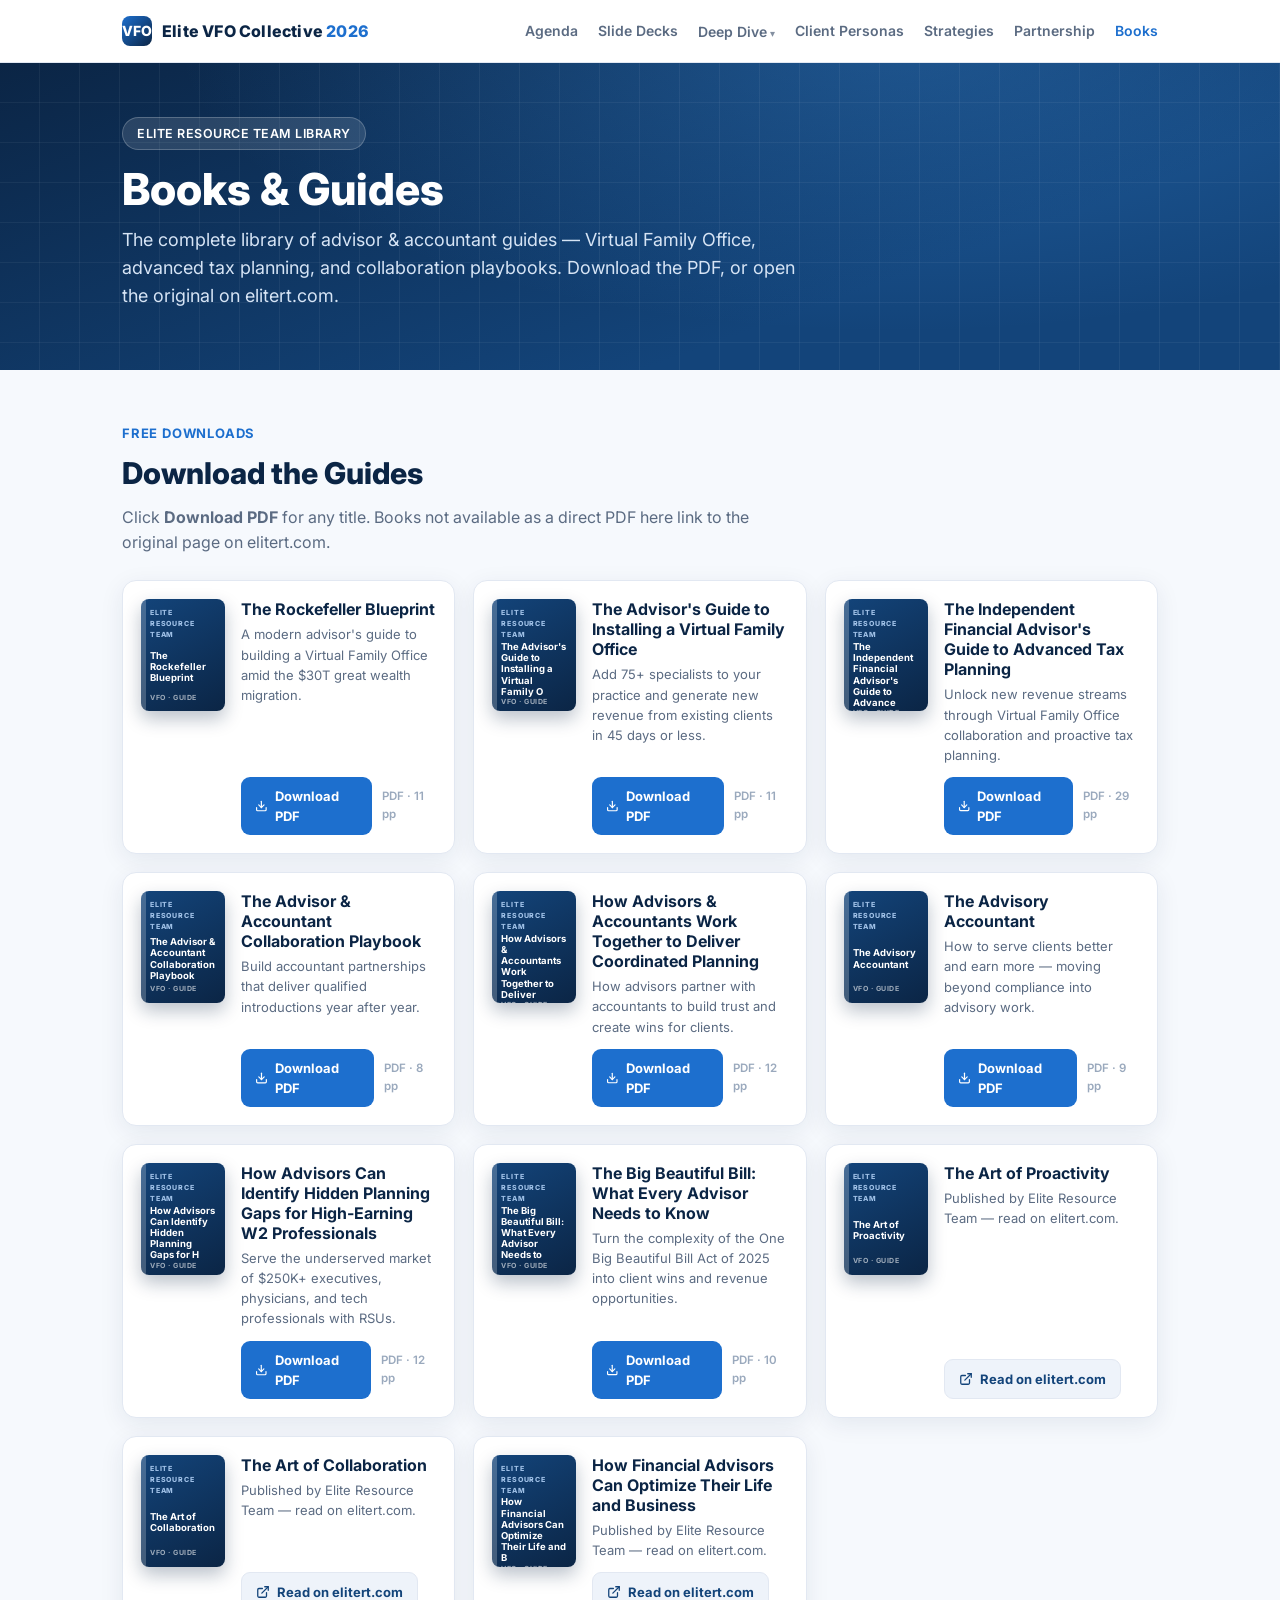
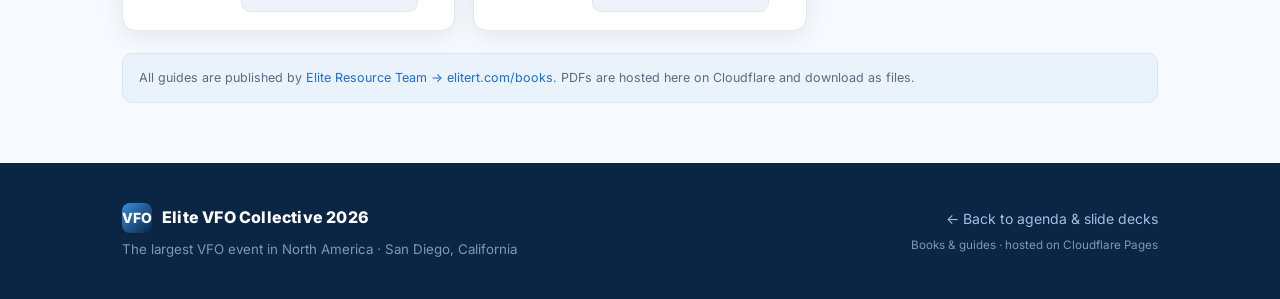
<file: site/public/books.html>
<!DOCTYPE html>
<html lang="en">
<head>
<meta charset="UTF-8" />
<meta name="viewport" content="width=device-width, initial-scale=1.0" />
<title>Books &amp; Guides | Elite VFO Collective 2026</title>
<meta name="description" content="Download the Elite Resource Team library of advisor & accountant guides — Virtual Family Office, advanced tax planning, collaboration playbooks, and more." />
<link rel="preconnect" href="https://fonts.googleapis.com" />
<link rel="preconnect" href="https://fonts.gstatic.com" crossorigin />
<link href="https://fonts.googleapis.com/css2?family=Inter:wght@400;500;600;700;800&display=swap" rel="stylesheet" />
<style>
  :root {
    --navy:#0b2545; --blue:#13447a; --accent:#1d6fce; --accent-2:#3a8dde;
    --sky:#eaf2fb; --ink:#1b2535; --muted:#5b6b82; --line:#e2e8f2; --bg:#f6f9fd; --white:#fff;
    --radius:14px; --shadow:0 6px 24px rgba(13,40,80,.08); --shadow-lg:0 14px 44px rgba(13,40,80,.14);
  }
  * { box-sizing:border-box; }
  html { scroll-behavior:smooth; }
  body { margin:0; font-family:'Inter',system-ui,-apple-system,Segoe UI,Roboto,sans-serif; color:var(--ink);
    background:var(--bg); line-height:1.55; -webkit-font-smoothing:antialiased; }
  a { color:var(--accent); text-decoration:none; }
  .wrap { max-width:1080px; margin:0 auto; padding:0 22px; }

  header.site { position:sticky; top:0; z-index:50; background:rgba(255,255,255,.92);
    backdrop-filter:saturate(180%) blur(10px); border-bottom:1px solid var(--line); }
  .nav { display:flex; align-items:center; justify-content:space-between; height:62px; }
  .brand { display:flex; align-items:center; gap:10px; font-weight:800; color:var(--navy); letter-spacing:.2px; }
  .brand .mark { width:30px; height:30px; border-radius:8px; background:linear-gradient(135deg,var(--accent),var(--navy));
    display:grid; place-items:center; color:#fff; font-size:14px; font-weight:800; }
  .nav nav a { color:var(--muted); font-weight:600; font-size:14px; margin-left:20px; }
  .nav nav a:hover, .nav nav a.active { color:var(--accent); }
  @media (max-width:680px){ .nav nav a { margin-left:13px; font-size:13px; } .brand .label{ display:none; } }

  .hero { background: radial-gradient(1200px 500px at 70% -10%, rgba(58,141,222,.35), transparent 60%),
      linear-gradient(160deg, var(--navy) 0%, var(--blue) 70%); color:#fff; padding:54px 0 60px; position:relative; overflow:hidden; }
  .hero:after { content:""; position:absolute; inset:0;
    background:url("data:image/svg+xml,%3Csvg xmlns='http://www.w3.org/2000/svg' width='40' height='40'%3E%3Cpath d='M0 39.5H40M39.5 0V40' stroke='%23ffffff' stroke-opacity='0.05'/%3E%3C/svg%3E"); pointer-events:none; }
  .hero .wrap { position:relative; z-index:1; }
  .eyebrow { display:inline-block; background:rgba(255,255,255,.12); border:1px solid rgba(255,255,255,.22);
    padding:6px 14px; border-radius:999px; font-size:12.5px; font-weight:600; letter-spacing:.5px; text-transform:uppercase; margin-bottom:16px; }
  .hero h1 { font-size:clamp(28px,4.6vw,44px); line-height:1.08; margin:0 0 12px; font-weight:800; }
  .hero p.lede { font-size:clamp(15px,2vw,18px); color:#d6e4f5; max-width:680px; margin:0; }

  section { padding:50px 0; }
  .sec-head { margin-bottom:26px; }
  .sec-head .tag { color:var(--accent); font-weight:700; font-size:13px; text-transform:uppercase; letter-spacing:.8px; }
  .sec-head h2 { font-size:clamp(22px,3.2vw,30px); margin:6px 0 8px; color:var(--navy); font-weight:800; }
  .sec-head p { color:var(--muted); margin:0; max-width:680px; }

  .grid { display:grid; grid-template-columns:repeat(auto-fill, minmax(320px,1fr)); gap:18px; }
  .book { display:flex; gap:16px; background:#fff; border:1px solid var(--line); border-radius:var(--radius);
    padding:18px; box-shadow:var(--shadow); transition:.18s; }
  .book:hover { transform:translateY(-3px); box-shadow:var(--shadow-lg); border-color:#cfe0f4; }
  .cover { flex:0 0 84px; width:84px; height:112px; border-radius:8px; position:relative; overflow:hidden;
    background:linear-gradient(150deg,var(--blue),var(--navy)); box-shadow:0 8px 18px rgba(11,37,69,.28);
    display:flex; flex-direction:column; justify-content:space-between; padding:9px 9px 8px; }
  .cover:before { content:""; position:absolute; left:0; top:0; bottom:0; width:5px; background:rgba(255,255,255,.22); }
  .cover .ert { font-size:7px; letter-spacing:.8px; font-weight:800; color:#9fc0e6; text-transform:uppercase; }
  .cover .ct { font-size:9.5px; font-weight:700; line-height:1.18; color:#fff; }
  .cover .brandmark { font-size:7px; font-weight:700; color:rgba(255,255,255,.6); letter-spacing:.5px; }
  .book .body { display:flex; flex-direction:column; min-width:0; }
  .book h3 { margin:0 0 5px; font-size:16px; color:var(--navy); font-weight:700; line-height:1.25; }
  .book .sub { font-size:13px; color:var(--muted); margin:0 0 12px; }
  .book .foot { margin-top:auto; display:flex; align-items:center; gap:10px; }
  .dl { display:inline-flex; align-items:center; gap:7px; font-weight:700; font-size:13px; color:#fff;
    background:var(--accent); padding:9px 14px; border-radius:9px; transition:.16s; }
  .dl:hover { background:var(--navy); }
  .dl svg { width:14px; height:14px; }
  .ext { display:inline-flex; align-items:center; gap:7px; font-weight:700; font-size:13px; color:var(--blue);
    background:#eef3fa; border:1px solid var(--line); padding:9px 14px; border-radius:9px; transition:.16s; }
  .ext:hover { background:#e1ebf7; color:var(--accent); }
  .ext svg { width:14px; height:14px; }
  .meta { font-size:11.5px; color:#9aa9bd; font-weight:600; }

  .note { font-size:12.5px; color:var(--muted); margin-top:22px; padding:14px 16px; background:var(--sky); border-radius:10px; border:1px solid #d8e6f7; }

  footer.site { background:var(--navy); color:#c5d6ec; padding:40px 0; margin-top:10px; }
  footer .row-f { display:flex; flex-wrap:wrap; justify-content:space-between; gap:18px; align-items:center; }
  footer .brand { color:#fff; }
  footer a { color:#9fc0e6; }
  footer small { color:#7f97b6; display:block; margin-top:6px; }</style>
</head>
<body>

<section class="hero">
  <div class="wrap">
    <span class="eyebrow">Elite Resource Team Library</span>
    <h1>Books &amp; Guides</h1>
    <p class="lede">The complete library of advisor &amp; accountant guides — Virtual Family Office, advanced tax planning, and collaboration playbooks. Download the PDF, or open the original on elitert.com.</p>
  </div>
</section>

<section>
  <div class="wrap">
    <div class="sec-head">
      <span class="tag">Free Downloads</span>
      <h2>Download the Guides</h2>
      <p>Click <strong>Download PDF</strong> for any title. Books not available as a direct PDF here link to the original page on elitert.com.</p>
    </div>
    <div class="grid" id="booksGrid"></div>
    <div class="note">All guides are published by <a href="https://elitert.com/books" target="_blank" rel="noopener">Elite Resource Team → elitert.com/books</a>. PDFs are hosted here on Cloudflare and download as files.</div>
  </div>
</section>

<footer class="site">
  <div class="wrap row-f">
    <div>
      <div class="brand"><span class="mark" style="background:linear-gradient(135deg,#3a8dde,#0b2545)">VFO</span> Elite VFO Collective 2026</div>
      <small>The largest VFO event in North America · San Diego, California</small>
    </div>
    <div style="text-align:right;font-size:14px;">
      <a href="index.html">← Back to agenda &amp; slide decks</a><br/>
      <small>Books &amp; guides · hosted on Cloudflare Pages</small>
    </div>
  </div>
</footer>

<script>
  const dlIcon = '<svg viewBox="0 0 24 24" fill="none" stroke="currentColor" stroke-width="2.2" stroke-linecap="round" stroke-linejoin="round"><path d="M21 15v4a2 2 0 0 1-2 2H5a2 2 0 0 1-2-2v-4"/><polyline points="7 10 12 15 17 10"/><line x1="12" y1="15" x2="12" y2="3"/></svg>';
  const extIcon = '<svg viewBox="0 0 24 24" fill="none" stroke="currentColor" stroke-width="2.2" stroke-linecap="round" stroke-linejoin="round"><path d="M18 13v6a2 2 0 0 1-2 2H5a2 2 0 0 1-2-2V8a2 2 0 0 1 2-2h6"/><polyline points="15 3 21 3 21 9"/><line x1="10" y1="14" x2="21" y2="3"/></svg>';

  const books = [
    {t:"The Rockefeller Blueprint", sub:"A modern advisor's guide to building a Virtual Family Office amid the $30T great wealth migration.", f:"books/rockefeller-blueprint.pdf", dl:"The Rockefeller Blueprint.pdf", pages:11},
    {t:"The Advisor's Guide to Installing a Virtual Family Office", sub:"Add 75+ specialists to your practice and generate new revenue from existing clients in 45 days or less.", f:"books/installing-a-vfo.pdf", dl:"The Advisor's Guide to Installing a Virtual Family Office.pdf", pages:11},
    {t:"The Independent Financial Advisor's Guide to Advanced Tax Planning", sub:"Unlock new revenue streams through Virtual Family Office collaboration and proactive tax planning.", f:"books/advanced-tax-planning.pdf", dl:"The Independent Financial Advisor's Guide to Advanced Tax Planning.pdf", pages:29},
    {t:"The Advisor &amp; Accountant Collaboration Playbook", sub:"Build accountant partnerships that deliver qualified introductions year after year.", f:"books/collaboration-playbook.pdf", dl:"The Advisor & Accountant Collaboration Playbook.pdf", pages:8},
    {t:"How Advisors &amp; Accountants Work Together to Deliver Coordinated Planning", sub:"How advisors partner with accountants to build trust and create wins for clients.", f:"books/coordinated-planning.pdf", dl:"How Advisors and Accountants Work Together to Deliver Coordinated Planning.pdf", pages:12},
    {t:"The Advisory Accountant", sub:"How to serve clients better and earn more — moving beyond compliance into advisory work.", f:"books/advisory-accountant.pdf", dl:"The Advisory Accountant - How to Serve Clients Better and Earn More.pdf", pages:9},
    {t:"How Advisors Can Identify Hidden Planning Gaps for High-Earning W2 Professionals", sub:"Serve the underserved market of $250K+ executives, physicians, and tech professionals with RSUs.", f:"books/w2-planning-gaps.pdf", dl:"How Advisors Can Identify Hidden Planning Gaps for High-Earning W2 Professionals.pdf", pages:12},
    {t:"The Big Beautiful Bill: What Every Advisor Needs to Know", sub:"Turn the complexity of the One Big Beautiful Bill Act of 2025 into client wins and revenue opportunities.", f:"books/big-beautiful-bill.pdf", dl:"The Big Beautiful Bill - What Every Advisor Needs to Know.pdf", pages:10},
    {t:"The Art of Proactivity", sub:"Published by Elite Resource Team — read on elitert.com.", ext:"https://elitert.com/books/the-art-of-proactivity"},
    {t:"The Art of Collaboration", sub:"Published by Elite Resource Team — read on elitert.com.", ext:"https://elitert.com/books/the-art-of-collaboration"},
    {t:"How Financial Advisors Can Optimize Their Life and Business", sub:"Published by Elite Resource Team — read on elitert.com.", ext:"https://elitert.com/free-download-optimize-life-and-business"}
  ];

  const coverHTML = (b) => `<div class="cover"><div class="ert">Elite Resource Team</div><div class="ct">${b.t.replace(/&amp;/g,'&').slice(0,52)}</div><div class="brandmark">VFO · GUIDE</div></div>`;

  document.getElementById('booksGrid').innerHTML = books.map(b => `
    <div class="book">
      ${coverHTML(b)}
      <div class="body">
        <h3>${b.t}</h3>
        <p class="sub">${b.sub}</p>
        <div class="foot">
          ${b.ext
            ? `<a class="ext" href="${b.ext}" target="_blank" rel="noopener">${extIcon} Read on elitert.com</a>`
            : `<a class="dl" href="${b.f}" download="${b.dl}">${dlIcon} Download PDF</a><span class="meta">PDF · ${b.pages} pp</span>`}
        </div>
      </div>
    </div>`).join('');
</script>
  <script src="nav.js" defer></script>
</body>
</html>
</file>
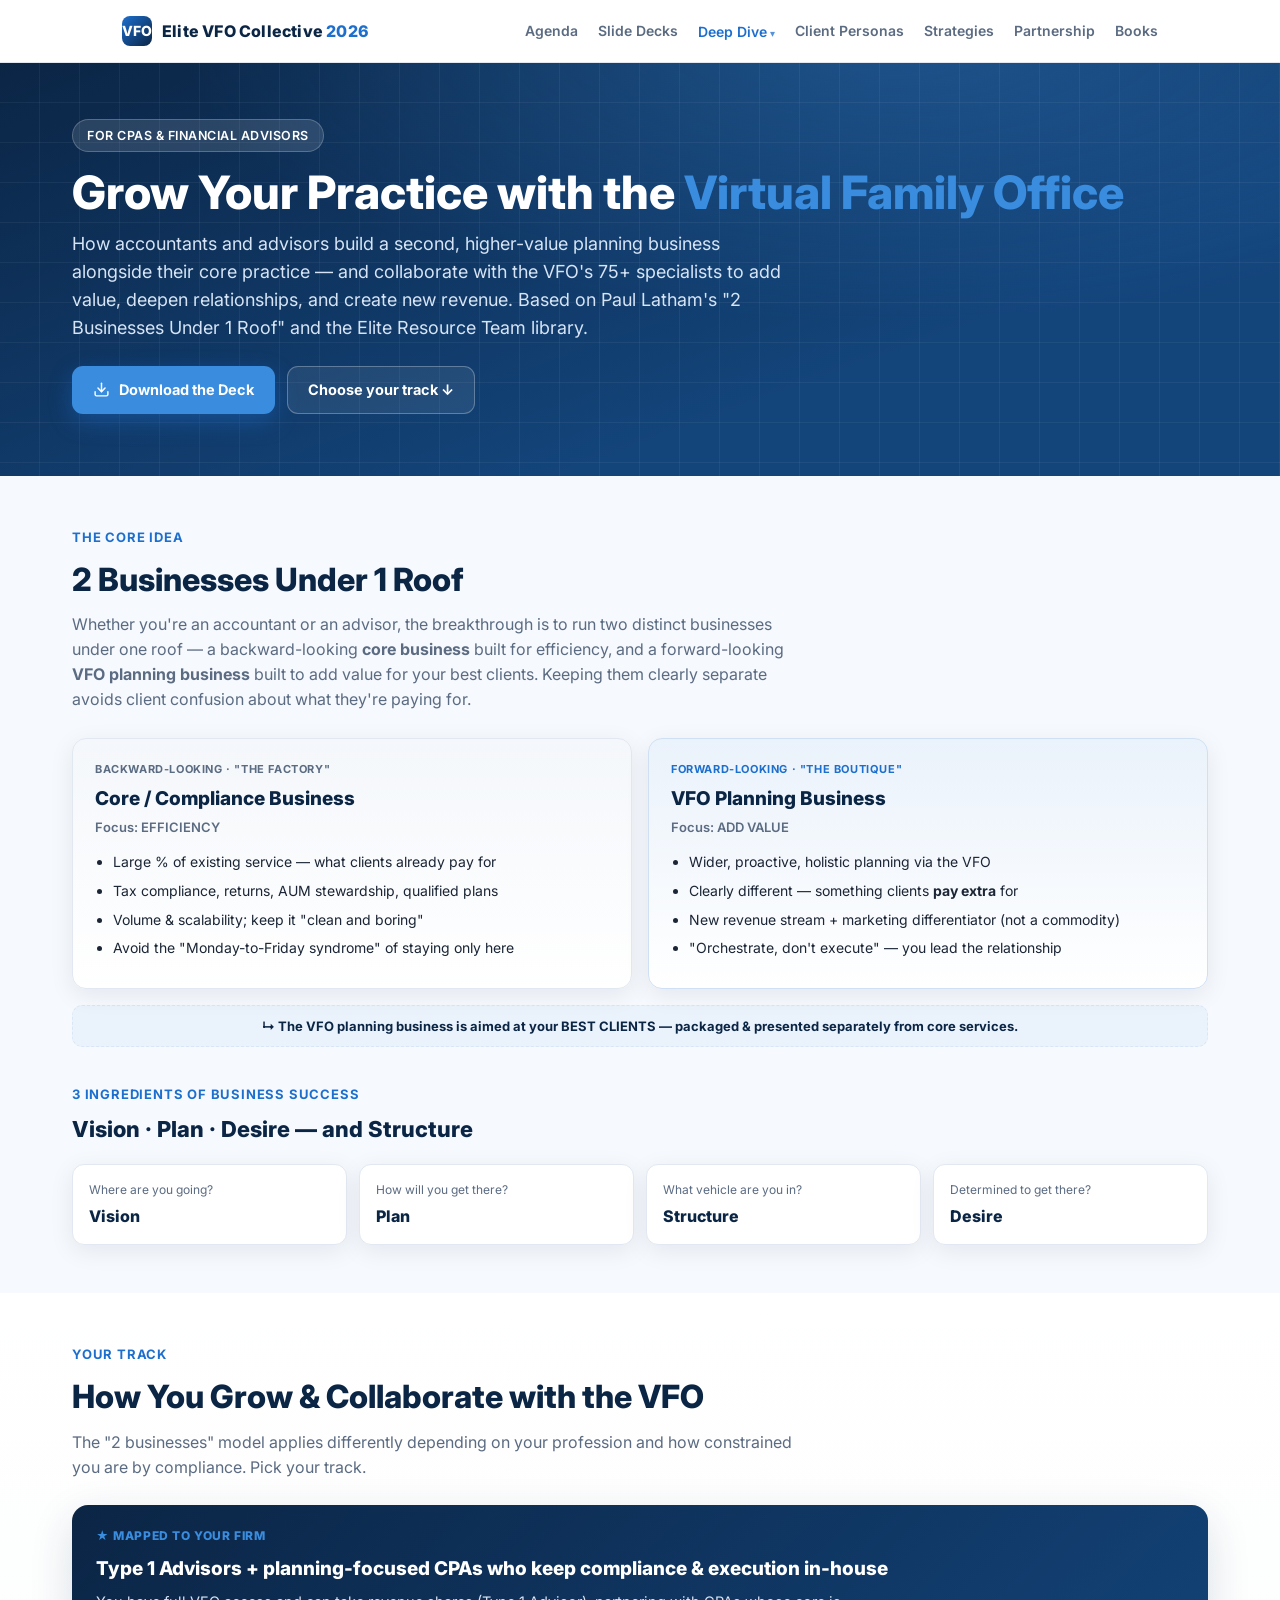
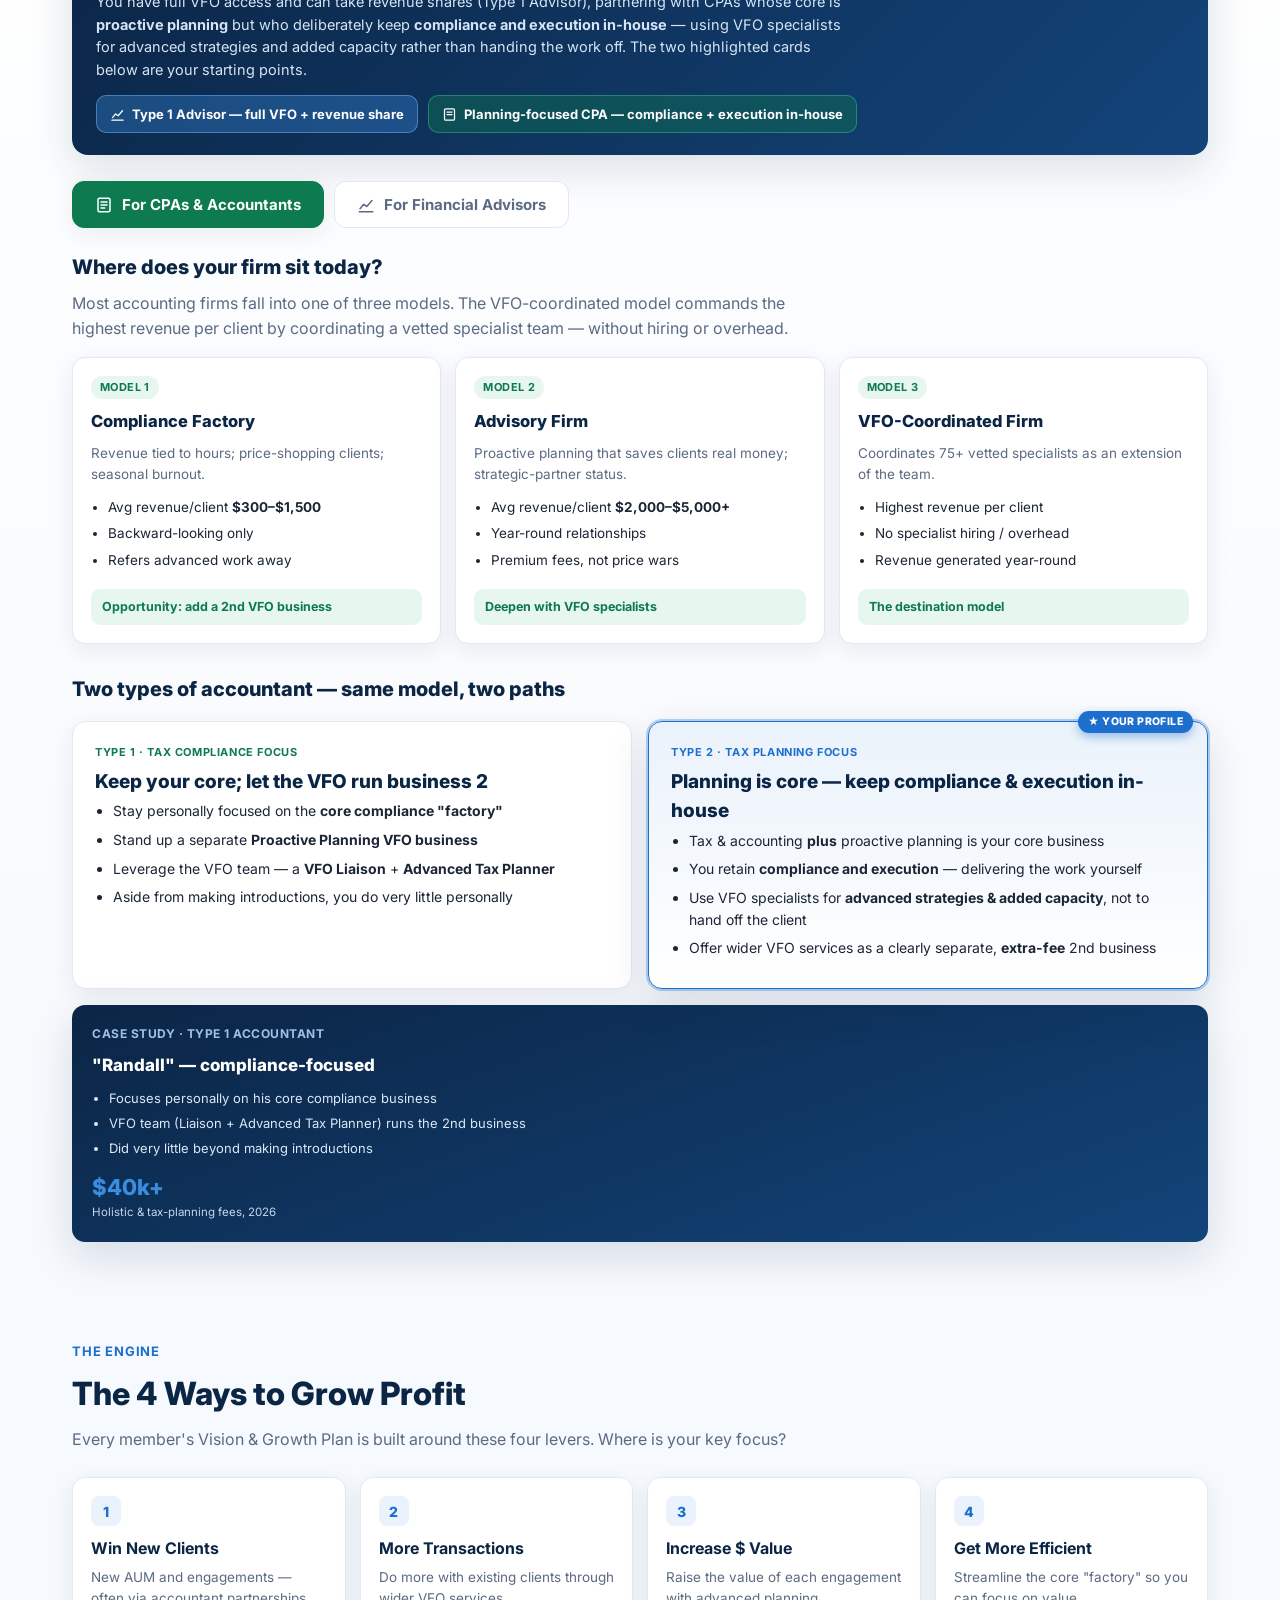
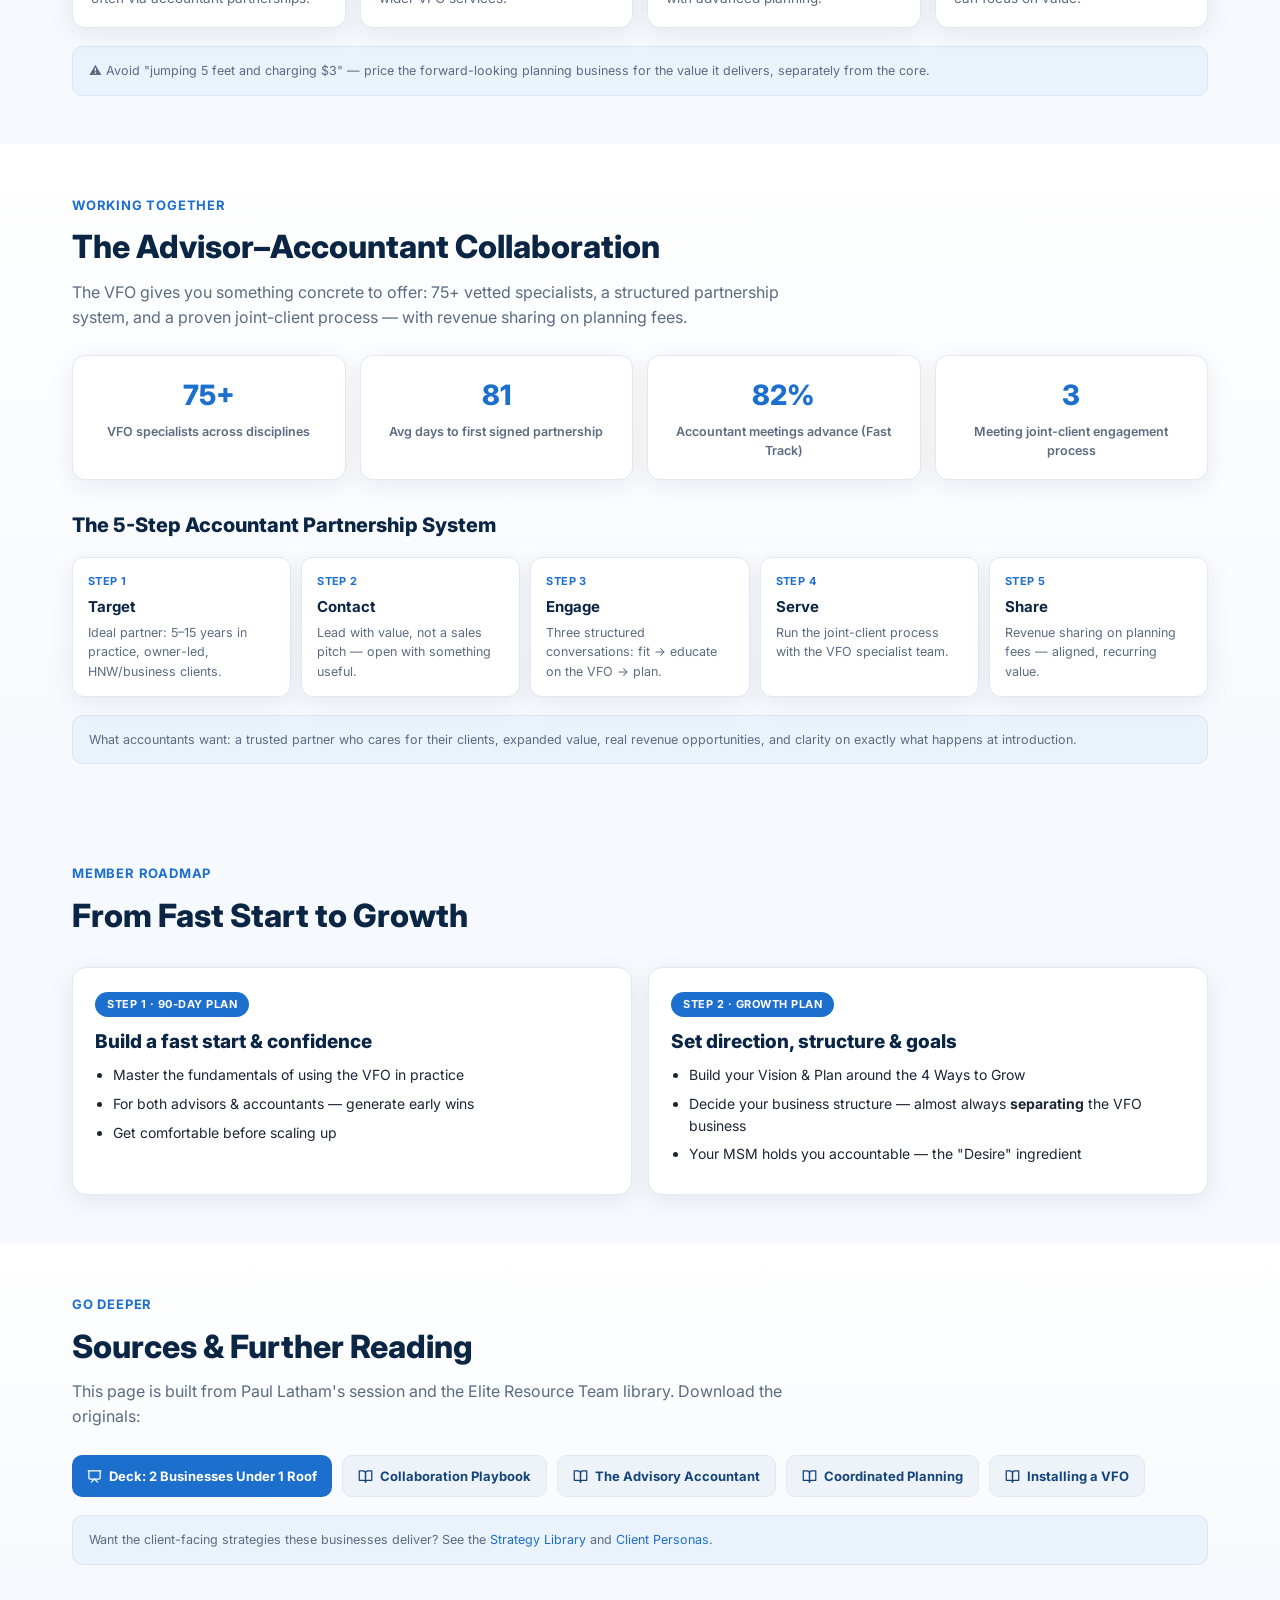
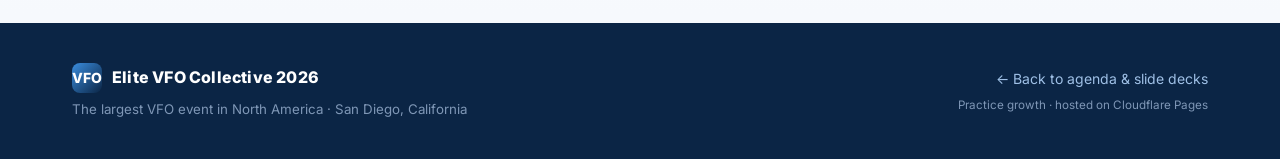
<file: site/public/business.html>
<!DOCTYPE html>
<html lang="en">
<head>
<meta charset="UTF-8" />
<meta name="viewport" content="width=device-width, initial-scale=1.0" />
<title>Practice Growth — CPAs & Advisors with the VFO | Elite VFO Collective 2026</title>
<meta name="description" content="How CPAs and financial advisors grow their practice and collaborate with the Virtual Family Office — the '2 Businesses Under 1 Roof' model, by practice type, with real case studies." />
<link rel="preconnect" href="https://fonts.googleapis.com" />
<link rel="preconnect" href="https://fonts.gstatic.com" crossorigin />
<link href="https://fonts.googleapis.com/css2?family=Inter:wght@400;500;600;700;800&display=swap" rel="stylesheet" />
<style>
  :root {
    --navy:#0b2545; --blue:#13447a; --accent:#1d6fce; --accent-2:#3a8dde;
    --sky:#eaf2fb; --ink:#1b2535; --muted:#5b6b82; --line:#e2e8f2; --bg:#f6f9fd; --white:#fff;
    --radius:14px; --shadow:0 6px 24px rgba(13,40,80,.08); --shadow-lg:0 14px 44px rgba(13,40,80,.14);
    --cpa:#0d7a4f; --cpa-bg:#e7f7ef; --adv:#1d6fce; --adv-bg:#eaf2fb; --amber:#b9770a; --amber-bg:#fff7e8;
  }
  * { box-sizing:border-box; }
  html { scroll-behavior:smooth; }
  body { margin:0; font-family:'Inter',system-ui,-apple-system,Segoe UI,Roboto,sans-serif; color:var(--ink);
    background:var(--bg); line-height:1.55; -webkit-font-smoothing:antialiased; }
  a { color:var(--accent); text-decoration:none; }
  .wrap { max-width:1180px; margin:0 auto; padding:0 22px; }

  header.site { position:sticky; top:0; z-index:50; background:rgba(255,255,255,.92);
    backdrop-filter:saturate(180%) blur(10px); border-bottom:1px solid var(--line); }
  .nav { display:flex; align-items:center; justify-content:space-between; height:62px; }
  .brand { display:flex; align-items:center; gap:10px; font-weight:800; color:var(--navy); letter-spacing:.2px; }
  .brand .mark { width:30px; height:30px; border-radius:8px; background:linear-gradient(135deg,var(--accent),var(--navy));
    display:grid; place-items:center; color:#fff; font-size:14px; font-weight:800; }
  .nav nav a { color:var(--muted); font-weight:600; font-size:14px; margin-left:20px; }
  .nav nav a:hover, .nav nav a.active { color:var(--accent); }
  @media (max-width:680px){ .nav nav a { margin-left:13px; font-size:13px; } .brand .label{ display:none; } }

  .hero { background: radial-gradient(1200px 500px at 70% -10%, rgba(58,141,222,.35), transparent 60%),
      linear-gradient(160deg, var(--navy) 0%, var(--blue) 70%); color:#fff; padding:56px 0 62px; position:relative; overflow:hidden; }
  .hero:after { content:""; position:absolute; inset:0;
    background:url("data:image/svg+xml,%3Csvg xmlns='http://www.w3.org/2000/svg' width='40' height='40'%3E%3Cpath d='M0 39.5H40M39.5 0V40' stroke='%23ffffff' stroke-opacity='0.05'/%3E%3C/svg%3E"); pointer-events:none; }
  .hero .wrap { position:relative; z-index:1; }
  .eyebrow { display:inline-block; background:rgba(255,255,255,.12); border:1px solid rgba(255,255,255,.22);
    padding:6px 14px; border-radius:999px; font-size:12.5px; font-weight:600; letter-spacing:.5px; text-transform:uppercase; margin-bottom:16px; }
  .hero h1 { font-size:clamp(28px,4.6vw,46px); line-height:1.08; margin:0 0 12px; font-weight:800; }
  .hero h1 span { color:var(--accent-2); }
  .hero p.lede { font-size:clamp(15px,2vw,18px); color:#d6e4f5; max-width:720px; margin:0 0 24px; }
  .cta-row { display:flex; flex-wrap:wrap; gap:12px; }
  .btn { display:inline-flex; align-items:center; gap:9px; font-weight:700; font-size:14.5px; padding:12px 20px; border-radius:11px; cursor:pointer; border:1px solid transparent; transition:.18s; }
  .btn svg { width:17px; height:17px; }
  .btn-primary { background:var(--accent-2); color:#fff; box-shadow:0 8px 22px rgba(29,111,206,.4); }
  .btn-primary:hover { background:#4f9be6; transform:translateY(-1px); }
  .btn-ghost { background:rgba(255,255,255,.08); color:#fff; border-color:rgba(255,255,255,.28); }
  .btn-ghost:hover { background:rgba(255,255,255,.16); }

  section { padding:48px 0; }
  .sec-head { margin-bottom:26px; }
  .sec-head .tag { color:var(--accent); font-weight:700; font-size:13px; text-transform:uppercase; letter-spacing:.8px; }
  .sec-head h2 { font-size:clamp(23px,3.3vw,32px); margin:6px 0 8px; color:var(--navy); font-weight:800; }
  .sec-head p { color:var(--muted); margin:0; max-width:720px; }

  /* Core idea: factory vs boutique */
  .split { display:grid; grid-template-columns:1fr 1fr; gap:16px; }
  @media (max-width:720px){ .split { grid-template-columns:1fr; } }
  .biz { border-radius:var(--radius); padding:22px; border:1px solid var(--line); box-shadow:var(--shadow); background:#fff; }
  .biz .lbl { font-size:11px; font-weight:700; text-transform:uppercase; letter-spacing:.6px; margin-bottom:6px; }
  .biz h3 { margin:0 0 4px; font-size:19px; color:var(--navy); font-weight:800; }
  .biz .meta { font-size:13px; color:var(--muted); font-weight:600; margin-bottom:14px; }
  .biz ul { margin:0; padding-left:18px; }
  .biz li { font-size:14px; margin-bottom:7px; }
  .biz.back { background:linear-gradient(180deg,#f4f7fb,#fff); }
  .biz.back .lbl { color:var(--muted); }
  .biz.fwd { background:linear-gradient(180deg,var(--adv-bg),#fff); border-color:#cfe0f4; }
  .biz.fwd .lbl { color:var(--accent); }
  .bestclients { text-align:center; font-size:13px; font-weight:700; color:var(--navy); background:var(--sky); border:1px dashed #d8e6f7; border-radius:10px; padding:10px; margin-top:16px; }

  .ingredients { display:grid; grid-template-columns:repeat(4,1fr); gap:12px; margin-top:18px; }
  @media (max-width:720px){ .ingredients { grid-template-columns:repeat(2,1fr); } }
  .ing { background:#fff; border:1px solid var(--line); border-radius:12px; padding:16px; box-shadow:var(--shadow); }
  .ing .q { font-size:12px; color:var(--muted); margin-bottom:4px; }
  .ing .a { font-size:16px; font-weight:800; color:var(--navy); }

  /* Tabs */
  .tabs { display:flex; gap:10px; margin-bottom:24px; flex-wrap:wrap; }
  .tab { border:1px solid var(--line); background:#fff; color:var(--muted); font-weight:700; font-size:15px;
    padding:13px 22px; border-radius:12px; cursor:pointer; transition:.16s; font-family:inherit; display:flex; align-items:center; gap:9px; }
  .tab svg { width:18px; height:18px; }
  .tab.active.cpa { background:var(--cpa); color:#fff; border-color:var(--cpa); box-shadow:var(--shadow); }
  .tab.active.adv { background:var(--adv); color:#fff; border-color:var(--adv); box-shadow:var(--shadow); }
  .panel { display:none; }
  .panel.active { display:block; animation:fade .3s ease; }
  @keyframes fade { from {opacity:0; transform:translateY(6px);} to {opacity:1; transform:none;} }

  .typecards { display:grid; grid-template-columns:repeat(3,1fr); gap:14px; }
  @media (max-width:900px){ .typecards { grid-template-columns:1fr; } }
  .tc { background:#fff; border:1px solid var(--line); border-radius:13px; padding:18px; box-shadow:var(--shadow); display:flex; flex-direction:column; }
  .tc .badge { align-self:flex-start; font-size:11px; font-weight:700; text-transform:uppercase; letter-spacing:.4px; padding:3px 9px; border-radius:999px; margin-bottom:10px; }
  .tc.cpa .badge { color:var(--cpa); background:var(--cpa-bg); }
  .tc.adv .badge { color:var(--adv); background:var(--adv-bg); }
  .tc h4 { margin:0 0 8px; font-size:16.5px; color:var(--navy); font-weight:800; }
  .tc p { margin:0 0 12px; font-size:13.5px; color:var(--muted); }
  .tc ul { margin:0 0 12px; padding-left:17px; }
  .tc li { font-size:13.5px; margin-bottom:6px; }
  .tc .vfo { margin-top:auto; font-size:12.5px; font-weight:700; padding:8px 11px; border-radius:9px; }
  .tc.cpa .vfo { color:var(--cpa); background:var(--cpa-bg); }
  .tc.adv .vfo { color:var(--adv); background:var(--adv-bg); }
  .tc.yours, .biz.yours { box-shadow:0 0 0 2px rgba(29,111,206,.3), var(--shadow-lg); border-color:var(--accent); position:relative; }
  .yours-rib { position:absolute; top:-11px; right:14px; font-size:10.5px; font-weight:800; letter-spacing:.4px; text-transform:uppercase;
    color:#fff; background:var(--accent); padding:3px 10px; border-radius:999px; box-shadow:0 4px 10px rgba(29,111,206,.4); }

  /* Your-profile spotlight */
  .profilebox { background:linear-gradient(135deg,#0b2545,#13447a); color:#fff; border-radius:16px; padding:22px 24px; box-shadow:var(--shadow-lg); margin-bottom:26px; }
  .profilebox .pb-head { font-size:12px; font-weight:800; letter-spacing:.6px; text-transform:uppercase; color:var(--accent-2); margin-bottom:8px; }
  .profilebox h3 { margin:0 0 8px; font-size:19px; font-weight:800; }
  .profilebox p { margin:0 0 14px; font-size:14.5px; color:#d6e4f5; max-width:760px; }
  .pb-tags { display:flex; flex-wrap:wrap; gap:10px; }
  .pb-tag { display:inline-flex; align-items:center; gap:7px; font-size:13px; font-weight:700; border-radius:10px; padding:8px 13px; }
  .pb-tag.adv { color:#fff; background:rgba(58,141,222,.35); border:1px solid rgba(120,180,240,.5); }
  .pb-tag.cpa { color:#fff; background:rgba(13,122,79,.4); border:1px solid rgba(60,200,150,.45); }
  .pb-tag svg { width:15px; height:15px; }

  .cases { display:grid; grid-template-columns:repeat(auto-fit,minmax(280px,1fr)); gap:14px; margin-top:16px; }
  .case { background:linear-gradient(160deg,var(--navy),var(--blue)); color:#fff; border-radius:13px; padding:20px; box-shadow:var(--shadow-lg); }
  .case .name { font-size:12px; font-weight:700; color:#9fc0e6; text-transform:uppercase; letter-spacing:.5px; margin-bottom:8px; }
  .case h4 { margin:0 0 10px; font-size:17px; font-weight:800; }
  .case .nums { display:flex; flex-wrap:wrap; gap:16px; margin-top:12px; }
  .case .num .v { font-size:22px; font-weight:800; color:var(--accent-2); }
  .case .num .k { font-size:11.5px; color:#c5d6ec; }
  .case ul { margin:0; padding-left:17px; }
  .case li { font-size:13px; margin-bottom:5px; color:#dCe7f5; }

  /* Generic content blocks */
  .grid3 { display:grid; grid-template-columns:repeat(3,1fr); gap:14px; }
  @media (max-width:820px){ .grid3 { grid-template-columns:1fr; } }
  .card { background:#fff; border:1px solid var(--line); border-radius:13px; padding:18px; box-shadow:var(--shadow); }
  .card .n { width:30px; height:30px; border-radius:8px; background:var(--sky); color:var(--accent); font-weight:800; display:grid; place-items:center; font-size:14px; margin-bottom:10px; }
  .card h4 { margin:0 0 6px; font-size:16px; color:var(--navy); font-weight:700; }
  .card p { margin:0; font-size:13.5px; color:var(--muted); }

  .stats { display:grid; grid-template-columns:repeat(4,1fr); gap:14px; }
  @media (max-width:720px){ .stats { grid-template-columns:repeat(2,1fr); } }
  .stat { background:#fff; border:1px solid var(--line); border-radius:13px; padding:18px; text-align:center; box-shadow:var(--shadow); }
  .stat .v { font-size:28px; font-weight:800; color:var(--accent); }
  .stat .k { font-size:12.5px; color:var(--muted); font-weight:600; margin-top:4px; }

  .steps { display:grid; grid-template-columns:repeat(5,1fr); gap:10px; }
  @media (max-width:900px){ .steps { grid-template-columns:repeat(2,1fr); } }
  .step { background:#fff; border:1px solid var(--line); border-radius:12px; padding:15px; box-shadow:var(--shadow); }
  .step .s { font-size:11px; font-weight:700; color:var(--accent); text-transform:uppercase; letter-spacing:.4px; margin-bottom:5px; }
  .step h4 { margin:0 0 5px; font-size:15px; color:var(--navy); font-weight:700; }
  .step p { margin:0; font-size:12.5px; color:var(--muted); }

  .roadmap { display:grid; grid-template-columns:1fr 1fr; gap:16px; }
  @media (max-width:720px){ .roadmap { grid-template-columns:1fr; } }
  .rm { background:#fff; border:1px solid var(--line); border-radius:14px; padding:22px; box-shadow:var(--shadow); }
  .rm .tagn { display:inline-block; font-size:11px; font-weight:700; text-transform:uppercase; letter-spacing:.5px; color:#fff; background:var(--accent); border-radius:999px; padding:4px 12px; margin-bottom:10px; }
  .rm h3 { margin:0 0 8px; font-size:19px; color:var(--navy); font-weight:800; }
  .rm ul { margin:0; padding-left:18px; } .rm li { font-size:14px; margin-bottom:7px; }

  /* Sources */
  .srcs { display:flex; flex-wrap:wrap; gap:10px; }
  .srcchip { display:inline-flex; align-items:center; gap:7px; font-size:13px; font-weight:700; padding:10px 15px; border-radius:10px; transition:.15s; }
  .srcchip.deck { color:#fff; background:var(--accent); }
  .srcchip.deck:hover { background:var(--navy); }
  .srcchip.book { color:var(--blue); background:#eef3fa; border:1px solid var(--line); }
  .srcchip.book:hover { background:#e1ebf7; color:var(--accent); }
  .srcchip svg { width:15px; height:15px; }

  .note { font-size:12.5px; color:var(--muted); margin-top:18px; padding:14px 16px; background:var(--sky); border-radius:10px; border:1px solid #d8e6f7; }

  footer.site { background:var(--navy); color:#c5d6ec; padding:40px 0; margin-top:10px; }
  footer .row-f { display:flex; flex-wrap:wrap; justify-content:space-between; gap:18px; align-items:center; }
  footer .brand { color:#fff; }
  footer a { color:#9fc0e6; }
  footer small { color:#7f97b6; display:block; margin-top:6px; }</style>
</head>
<body>

<section class="hero">
  <div class="wrap">
    <span class="eyebrow">For CPAs &amp; Financial Advisors</span>
    <h1>Grow Your Practice with the <span>Virtual Family Office</span></h1>
    <p class="lede">How accountants and advisors build a second, higher-value planning business alongside their core practice — and collaborate with the VFO's 75+ specialists to add value, deepen relationships, and create new revenue. Based on Paul Latham's "2 Businesses Under 1 Roof" and the Elite Resource Team library.</p>
    <div class="cta-row">
      <a class="btn btn-primary" href="slides/13-2-businesses-1-roof.pdf" download="13 - 2 Businesses Under 1 Roof.pdf">
        <svg viewBox="0 0 24 24" fill="none" stroke="currentColor" stroke-width="2" stroke-linecap="round" stroke-linejoin="round"><path d="M21 15v4a2 2 0 0 1-2 2H5a2 2 0 0 1-2-2v-4"/><polyline points="7 10 12 15 17 10"/><line x1="12" y1="15" x2="12" y2="3"/></svg>
        Download the Deck
      </a>
      <a class="btn btn-ghost" href="#tracks">Choose your track ↓</a>
    </div>
  </div>
</section>

<!-- CORE IDEA -->
<section>
  <div class="wrap">
    <div class="sec-head">
      <span class="tag">The Core Idea</span>
      <h2>2 Businesses Under 1 Roof</h2>
      <p>Whether you're an accountant or an advisor, the breakthrough is to run two distinct businesses under one roof — a backward-looking <b>core business</b> built for efficiency, and a forward-looking <b>VFO planning business</b> built to add value for your best clients. Keeping them clearly separate avoids client confusion about what they're paying for.</p>
    </div>
    <div class="split">
      <div class="biz back">
        <div class="lbl">Backward-looking · "The Factory"</div>
        <h3>Core / Compliance Business</h3>
        <div class="meta">Focus: EFFICIENCY</div>
        <ul>
          <li>Large % of existing service — what clients already pay for</li>
          <li>Tax compliance, returns, AUM stewardship, qualified plans</li>
          <li>Volume &amp; scalability; keep it "clean and boring"</li>
          <li>Avoid the "Monday-to-Friday syndrome" of staying only here</li>
        </ul>
      </div>
      <div class="biz fwd">
        <div class="lbl">Forward-looking · "The Boutique"</div>
        <h3>VFO Planning Business</h3>
        <div class="meta">Focus: ADD VALUE</div>
        <ul>
          <li>Wider, proactive, holistic planning via the VFO</li>
          <li>Clearly different — something clients <b>pay extra</b> for</li>
          <li>New revenue stream + marketing differentiator (not a commodity)</li>
          <li>"Orchestrate, don't execute" — you lead the relationship</li>
        </ul>
      </div>
    </div>
    <div class="bestclients">↳ The VFO planning business is aimed at your BEST CLIENTS — packaged &amp; presented separately from core services.</div>

    <div class="sec-head" style="margin:34px 0 0;">
      <span class="tag">3 Ingredients of Business Success</span>
      <h2 style="font-size:22px;">Vision · Plan · Desire — and Structure</h2>
    </div>
    <div class="ingredients">
      <div class="ing"><div class="q">Where are you going?</div><div class="a">Vision</div></div>
      <div class="ing"><div class="q">How will you get there?</div><div class="a">Plan</div></div>
      <div class="ing"><div class="q">What vehicle are you in?</div><div class="a">Structure</div></div>
      <div class="ing"><div class="q">Determined to get there?</div><div class="a">Desire</div></div>
    </div>
  </div>
</section>

<!-- TRACKS -->
<section id="tracks" style="background:linear-gradient(180deg,#fff,#f6f9fd);">
  <div class="wrap">
    <div class="sec-head">
      <span class="tag">Your Track</span>
      <h2>How You Grow &amp; Collaborate with the VFO</h2>
      <p>The "2 businesses" model applies differently depending on your profession and how constrained you are by compliance. Pick your track.</p>
    </div>

    <div class="profilebox">
      <div class="pb-head">★ Mapped to your firm</div>
      <h3>Type 1 Advisors + planning-focused CPAs who keep compliance &amp; execution in-house</h3>
      <p>You have full VFO access and can take revenue shares (Type 1 Advisor), partnering with CPAs whose core is <b>proactive planning</b> but who deliberately keep <b>compliance and execution in-house</b> — using VFO specialists for advanced strategies and added capacity rather than handing the work off. The two highlighted cards below are your starting points.</p>
      <div class="pb-tags">
        <span class="pb-tag adv"><svg viewBox="0 0 24 24" fill="none" stroke="currentColor" stroke-width="2" stroke-linecap="round" stroke-linejoin="round"><line x1="3" y1="21" x2="21" y2="21"/><polyline points="4 17 9 11 13 14 20 6"/></svg> Type 1 Advisor — full VFO + revenue share</span>
        <span class="pb-tag cpa"><svg viewBox="0 0 24 24" fill="none" stroke="currentColor" stroke-width="2" stroke-linecap="round" stroke-linejoin="round"><rect x="4" y="3" width="16" height="18" rx="2"/><line x1="8" y1="8" x2="16" y2="8"/><line x1="8" y1="12" x2="16" y2="12"/></svg> Planning-focused CPA — compliance + execution in-house</span>
      </div>
    </div>

    <div class="tabs">
      <button class="tab cpa active" data-tab="cpa">
        <svg viewBox="0 0 24 24" fill="none" stroke="currentColor" stroke-width="2" stroke-linecap="round" stroke-linejoin="round"><rect x="4" y="3" width="16" height="18" rx="2"/><line x1="8" y1="8" x2="16" y2="8"/><line x1="8" y1="12" x2="16" y2="12"/><line x1="8" y1="16" x2="13" y2="16"/></svg>
        For CPAs &amp; Accountants
      </button>
      <button class="tab adv" data-tab="adv">
        <svg viewBox="0 0 24 24" fill="none" stroke="currentColor" stroke-width="2" stroke-linecap="round" stroke-linejoin="round"><line x1="3" y1="21" x2="21" y2="21"/><polyline points="4 17 9 11 13 14 20 6"/></svg>
        For Financial Advisors
      </button>
    </div>

    <!-- CPA PANEL -->
    <div class="panel cpa active" data-tab="cpa">
      <div class="sec-head" style="margin-bottom:16px;"><h2 style="font-size:20px;">Where does your firm sit today?</h2>
        <p>Most accounting firms fall into one of three models. The VFO-coordinated model commands the highest revenue per client by coordinating a vetted specialist team — without hiring or overhead.</p></div>
      <div class="typecards">
        <div class="tc cpa"><span class="badge">Model 1</span><h4>Compliance Factory</h4>
          <p>Revenue tied to hours; price-shopping clients; seasonal burnout.</p>
          <ul><li>Avg revenue/client <b>$300–$1,500</b></li><li>Backward-looking only</li><li>Refers advanced work away</li></ul>
          <div class="vfo">Opportunity: add a 2nd VFO business</div>
        </div>
        <div class="tc cpa"><span class="badge">Model 2</span><h4>Advisory Firm</h4>
          <p>Proactive planning that saves clients real money; strategic-partner status.</p>
          <ul><li>Avg revenue/client <b>$2,000–$5,000+</b></li><li>Year-round relationships</li><li>Premium fees, not price wars</li></ul>
          <div class="vfo">Deepen with VFO specialists</div>
        </div>
        <div class="tc cpa"><span class="badge">Model 3</span><h4>VFO-Coordinated Firm</h4>
          <p>Coordinates 75+ vetted specialists as an extension of the team.</p>
          <ul><li>Highest revenue per client</li><li>No specialist hiring / overhead</li><li>Revenue generated year-round</li></ul>
          <div class="vfo">The destination model</div>
        </div>
      </div>

      <div class="sec-head" style="margin:30px 0 16px;"><h2 style="font-size:20px;">Two types of accountant — same model, two paths</h2></div>
      <div class="split">
        <div class="biz">
          <div class="lbl" style="color:var(--cpa)">Type 1 · Tax Compliance Focus</div>
          <h3>Keep your core; let the VFO run business 2</h3>
          <ul>
            <li>Stay personally focused on the <b>core compliance "factory"</b></li>
            <li>Stand up a separate <b>Proactive Planning VFO business</b></li>
            <li>Leverage the VFO team — a <b>VFO Liaison</b> + <b>Advanced Tax Planner</b></li>
            <li>Aside from making introductions, you do very little personally</li>
          </ul>
        </div>
        <div class="biz fwd yours">
          <span class="yours-rib">★ Your profile</span>
          <div class="lbl">Type 2 · Tax Planning Focus</div>
          <h3>Planning is core — keep compliance &amp; execution in-house</h3>
          <ul>
            <li>Tax &amp; accounting <b>plus</b> proactive planning is your core business</li>
            <li>You retain <b>compliance and execution</b> — delivering the work yourself</li>
            <li>Use VFO specialists for <b>advanced strategies &amp; added capacity</b>, not to hand off the client</li>
            <li>Offer wider VFO services as a clearly separate, <b>extra-fee</b> 2nd business</li>
          </ul>
        </div>
      </div>

      <div class="cases">
        <div class="case">
          <div class="name">Case Study · Type 1 Accountant</div>
          <h4>"Randall" — compliance-focused</h4>
          <ul><li>Focuses personally on his core compliance business</li><li>VFO team (Liaison + Advanced Tax Planner) runs the 2nd business</li><li>Did very little beyond making introductions</li></ul>
          <div class="nums"><div class="num"><div class="v">$40k+</div><div class="k">Holistic &amp; tax-planning fees, 2026</div></div></div>
        </div>
      </div>
    </div>

    <!-- ADVISOR PANEL -->
    <div class="panel adv" data-tab="adv">
      <div class="sec-head" style="margin-bottom:16px;"><h2 style="font-size:20px;">How constrained are you by compliance?</h2>
        <p>For advisors the "2 businesses" idea is more nuanced — what you can do with the VFO (and whether you can take revenue shares) depends on your compliance situation.</p></div>
      <div class="typecards">
        <div class="tc adv yours"><span class="yours-rib">★ Your profile</span><span class="badge">Type 1</span><h4>Not Overly Constrained</h4>
          <p>Can use the VFO <b>and</b> accept revenue shares from it.</p>
          <ul><li>Business 1: core "factory" (e.g. qualified plans, AUM)</li><li>Business 2: proactive planning "boutique" via VFO</li><li>Markets to existing clients + network of introducers</li></ul>
          <div class="vfo">Full VFO + revenue share</div>
        </div>
        <div class="tc adv"><span class="badge">Type 2</span><h4>Somewhat Constrained</h4>
          <p>Can use the VFO but <b>cannot always</b> accept revenue shares.</p>
          <ul><li>Keep core AUM "boring &amp; scalable"</li><li>Advanced Tax Planning as a separate business &amp; team</li><li>Advisor as relationship lead — "orchestrate, don't execute"</li></ul>
          <div class="vfo">VFO access, separate fees</div>
        </div>
        <div class="tc adv"><span class="badge">Type 3</span><h4>Very Constrained</h4>
          <p>Cannot use the VFO or accept revenue shares directly.</p>
          <ul><li>Focus on <b>winning new clients</b> for the core business</li><li>Use the Accountant Partnership + VFO team so best clients aren't denied advice</li><li>Benefits indirectly; gains access to accountant clients</li></ul>
          <div class="vfo">Grow core via partnerships</div>
        </div>
      </div>

      <div class="cases">
        <div class="case">
          <div class="name">Case Study · Type 1 Advisor</div>
          <h4>Abraham Cecena</h4>
          <ul><li>Business 1 — Qualified Plan "Factory" (volume &amp; efficiency)</li><li>Business 2 — Proactive Planning "Boutique" via VFO</li><li>Separate but connected — two value propositions, packaged separately</li></ul>
          <div class="nums">
            <div class="num"><div class="v">$97.5k</div><div class="k">Tax planning fees</div></div>
            <div class="num"><div class="v">$139.4k</div><div class="k">VFO revenues</div></div>
            <div class="num"><div class="v">$236.9k</div><div class="k">Total since Oct 2025</div></div>
          </div>
        </div>
        <div class="case">
          <div class="name">Case Study · Type 2 Advisor</div>
          <h4>Dan Riso</h4>
          <ul><li>Business 1 — Core Advisory: clean, efficient, AUM-billed</li><li>Business 2 — Advanced Tax Planning: separate fee &amp; team</li><li>"Orchestrate, don't execute" — advisor leads the relationship</li></ul>
          <div class="nums"><div class="num"><div class="v">$42k</div><div class="k">Tax-planning fees in Q4</div></div></div>
        </div>
      </div>
    </div>
  </div>
</section>

<!-- 4 WAYS TO GROW -->
<section>
  <div class="wrap">
    <div class="sec-head">
      <span class="tag">The Engine</span>
      <h2>The 4 Ways to Grow Profit</h2>
      <p>Every member's Vision &amp; Growth Plan is built around these four levers. Where is your key focus?</p>
    </div>
    <div class="grid3" style="grid-template-columns:repeat(4,1fr);">
      <div class="card"><div class="n">1</div><h4>Win New Clients</h4><p>New AUM and engagements — often via accountant partnerships.</p></div>
      <div class="card"><div class="n">2</div><h4>More Transactions</h4><p>Do more with existing clients through wider VFO services.</p></div>
      <div class="card"><div class="n">3</div><h4>Increase $ Value</h4><p>Raise the value of each engagement with advanced planning.</p></div>
      <div class="card"><div class="n">4</div><h4>Get More Efficient</h4><p>Streamline the core "factory" so you can focus on value.</p></div>
    </div>
    <div class="note">⚠️ Avoid "jumping 5 feet and charging $3" — price the forward-looking planning business for the value it delivers, separately from the core.</div>
  </div>
</section>

<!-- COLLABORATION -->
<section style="background:linear-gradient(180deg,#fff,#f6f9fd);">
  <div class="wrap">
    <div class="sec-head">
      <span class="tag">Working Together</span>
      <h2>The Advisor–Accountant Collaboration</h2>
      <p>The VFO gives you something concrete to offer: 75+ vetted specialists, a structured partnership system, and a proven joint-client process — with revenue sharing on planning fees.</p>
    </div>
    <div class="stats">
      <div class="stat"><div class="v">75+</div><div class="k">VFO specialists across disciplines</div></div>
      <div class="stat"><div class="v">81</div><div class="k">Avg days to first signed partnership</div></div>
      <div class="stat"><div class="v">82%</div><div class="k">Accountant meetings advance (Fast Track)</div></div>
      <div class="stat"><div class="v">3</div><div class="k">Meeting joint-client engagement process</div></div>
    </div>

    <div class="sec-head" style="margin:30px 0 16px;"><h2 style="font-size:20px;">The 5-Step Accountant Partnership System</h2></div>
    <div class="steps">
      <div class="step"><div class="s">Step 1</div><h4>Target</h4><p>Ideal partner: 5–15 years in practice, owner-led, HNW/business clients.</p></div>
      <div class="step"><div class="s">Step 2</div><h4>Contact</h4><p>Lead with value, not a sales pitch — open with something useful.</p></div>
      <div class="step"><div class="s">Step 3</div><h4>Engage</h4><p>Three structured conversations: fit → educate on the VFO → plan.</p></div>
      <div class="step"><div class="s">Step 4</div><h4>Serve</h4><p>Run the joint-client process with the VFO specialist team.</p></div>
      <div class="step"><div class="s">Step 5</div><h4>Share</h4><p>Revenue sharing on planning fees — aligned, recurring value.</p></div>
    </div>
    <div class="note">What accountants want: a trusted partner who cares for their clients, expanded value, real revenue opportunities, and clarity on exactly what happens at introduction.</div>
  </div>
</section>

<!-- ROADMAP -->
<section>
  <div class="wrap">
    <div class="sec-head">
      <span class="tag">Member Roadmap</span>
      <h2>From Fast Start to Growth</h2>
    </div>
    <div class="roadmap">
      <div class="rm">
        <span class="tagn">Step 1 · 90-Day Plan</span>
        <h3>Build a fast start &amp; confidence</h3>
        <ul>
          <li>Master the fundamentals of using the VFO in practice</li>
          <li>For both advisors &amp; accountants — generate early wins</li>
          <li>Get comfortable before scaling up</li>
        </ul>
      </div>
      <div class="rm">
        <span class="tagn">Step 2 · Growth Plan</span>
        <h3>Set direction, structure &amp; goals</h3>
        <ul>
          <li>Build your Vision &amp; Plan around the 4 Ways to Grow</li>
          <li>Decide your business structure — almost always <b>separating</b> the VFO business</li>
          <li>Your MSM holds you accountable — the "Desire" ingredient</li>
        </ul>
      </div>
    </div>
  </div>
</section>

<!-- SOURCES -->
<section style="background:linear-gradient(180deg,#fff,#f6f9fd);">
  <div class="wrap">
    <div class="sec-head">
      <span class="tag">Go Deeper</span>
      <h2>Sources &amp; Further Reading</h2>
      <p>This page is built from Paul Latham's session and the Elite Resource Team library. Download the originals:</p>
    </div>
    <div class="srcs">
      <a class="srcchip deck" href="slides/13-2-businesses-1-roof.pdf" download="13 - 2 Businesses Under 1 Roof.pdf">
        <svg viewBox="0 0 24 24" fill="none" stroke="currentColor" stroke-width="2" stroke-linecap="round" stroke-linejoin="round"><path d="M2 3h20"/><path d="M21 3v11a2 2 0 0 1-2 2H5a2 2 0 0 1-2-2V3"/><path d="m7 21 5-5 5 5"/></svg>
        Deck: 2 Businesses Under 1 Roof
      </a>
      <a class="srcchip book" href="books/collaboration-playbook.pdf" download="The Advisor & Accountant Collaboration Playbook.pdf">
        <svg viewBox="0 0 24 24" fill="none" stroke="currentColor" stroke-width="2" stroke-linecap="round" stroke-linejoin="round"><path d="M2 3h6a4 4 0 0 1 4 4v14a3 3 0 0 0-3-3H2z"/><path d="M22 3h-6a4 4 0 0 0-4 4v14a3 3 0 0 1 3-3h7z"/></svg>
        Collaboration Playbook
      </a>
      <a class="srcchip book" href="books/advisory-accountant.pdf" download="The Advisory Accountant.pdf">
        <svg viewBox="0 0 24 24" fill="none" stroke="currentColor" stroke-width="2" stroke-linecap="round" stroke-linejoin="round"><path d="M2 3h6a4 4 0 0 1 4 4v14a3 3 0 0 0-3-3H2z"/><path d="M22 3h-6a4 4 0 0 0-4 4v14a3 3 0 0 1 3-3h7z"/></svg>
        The Advisory Accountant
      </a>
      <a class="srcchip book" href="books/coordinated-planning.pdf" download="How Advisors and Accountants Work Together to Deliver Coordinated Planning.pdf">
        <svg viewBox="0 0 24 24" fill="none" stroke="currentColor" stroke-width="2" stroke-linecap="round" stroke-linejoin="round"><path d="M2 3h6a4 4 0 0 1 4 4v14a3 3 0 0 0-3-3H2z"/><path d="M22 3h-6a4 4 0 0 0-4 4v14a3 3 0 0 1 3-3h7z"/></svg>
        Coordinated Planning
      </a>
      <a class="srcchip book" href="books/installing-a-vfo.pdf" download="The Advisor's Guide to Installing a Virtual Family Office.pdf">
        <svg viewBox="0 0 24 24" fill="none" stroke="currentColor" stroke-width="2" stroke-linecap="round" stroke-linejoin="round"><path d="M2 3h6a4 4 0 0 1 4 4v14a3 3 0 0 0-3-3H2z"/><path d="M22 3h-6a4 4 0 0 0-4 4v14a3 3 0 0 1 3-3h7z"/></svg>
        Installing a VFO
      </a>
    </div>
    <div class="note">Want the client-facing strategies these businesses deliver? See the <a href="strategies.html">Strategy Library</a> and <a href="personas.html">Client Personas</a>.</div>
  </div>
</section>

<footer class="site">
  <div class="wrap row-f">
    <div>
      <div class="brand"><span class="mark" style="background:linear-gradient(135deg,#3a8dde,#0b2545)">VFO</span> Elite VFO Collective 2026</div>
      <small>The largest VFO event in North America · San Diego, California</small>
    </div>
    <div style="text-align:right;font-size:14px;">
      <a href="index.html">← Back to agenda &amp; slide decks</a><br/>
      <small>Practice growth · hosted on Cloudflare Pages</small>
    </div>
  </div>
</footer>

<script>
  const tabs = document.querySelectorAll('.tab');
  const panels = document.querySelectorAll('.panel');
  tabs.forEach(t => t.addEventListener('click', () => {
    const id = t.dataset.tab;
    tabs.forEach(x => x.classList.toggle('active', x.dataset.tab === id));
    panels.forEach(p => p.classList.toggle('active', p.dataset.tab === id));
  }));
</script>
  <script src="nav.js" defer></script>
</body>
</html>
</file>
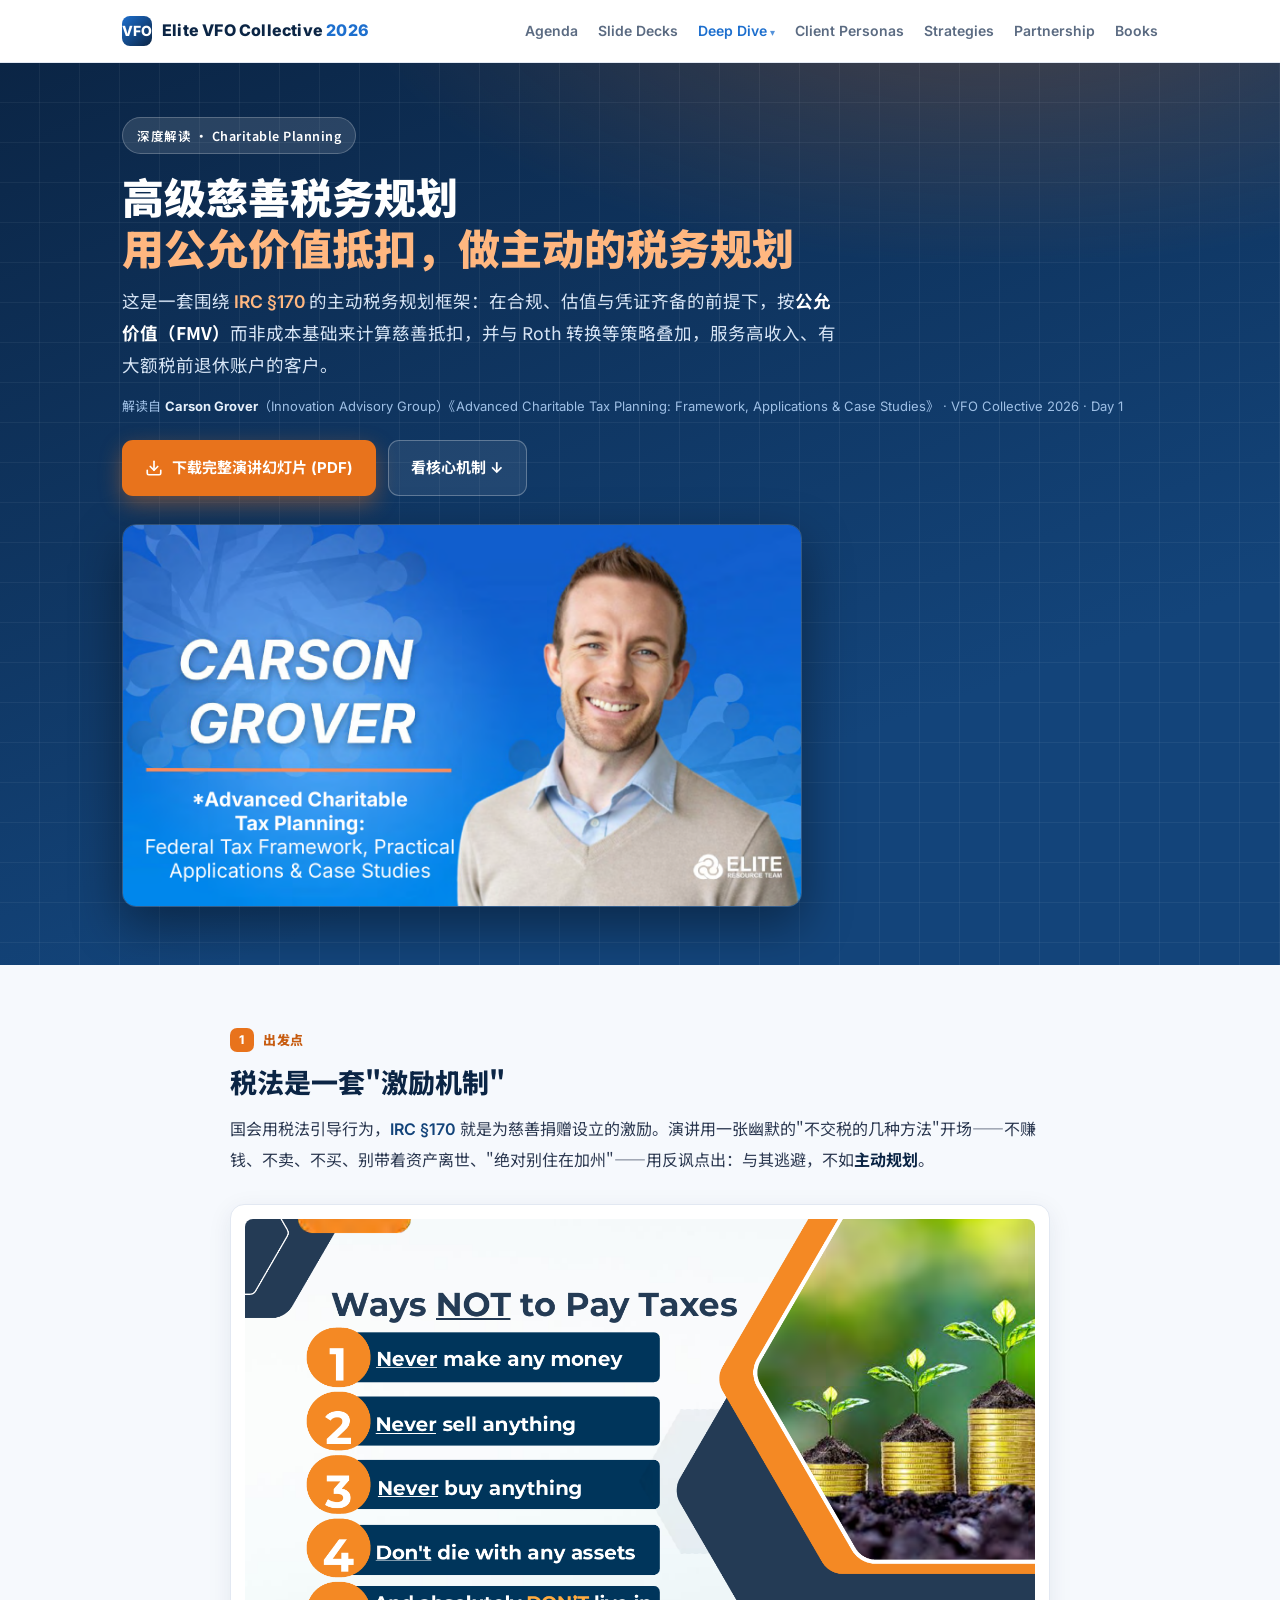
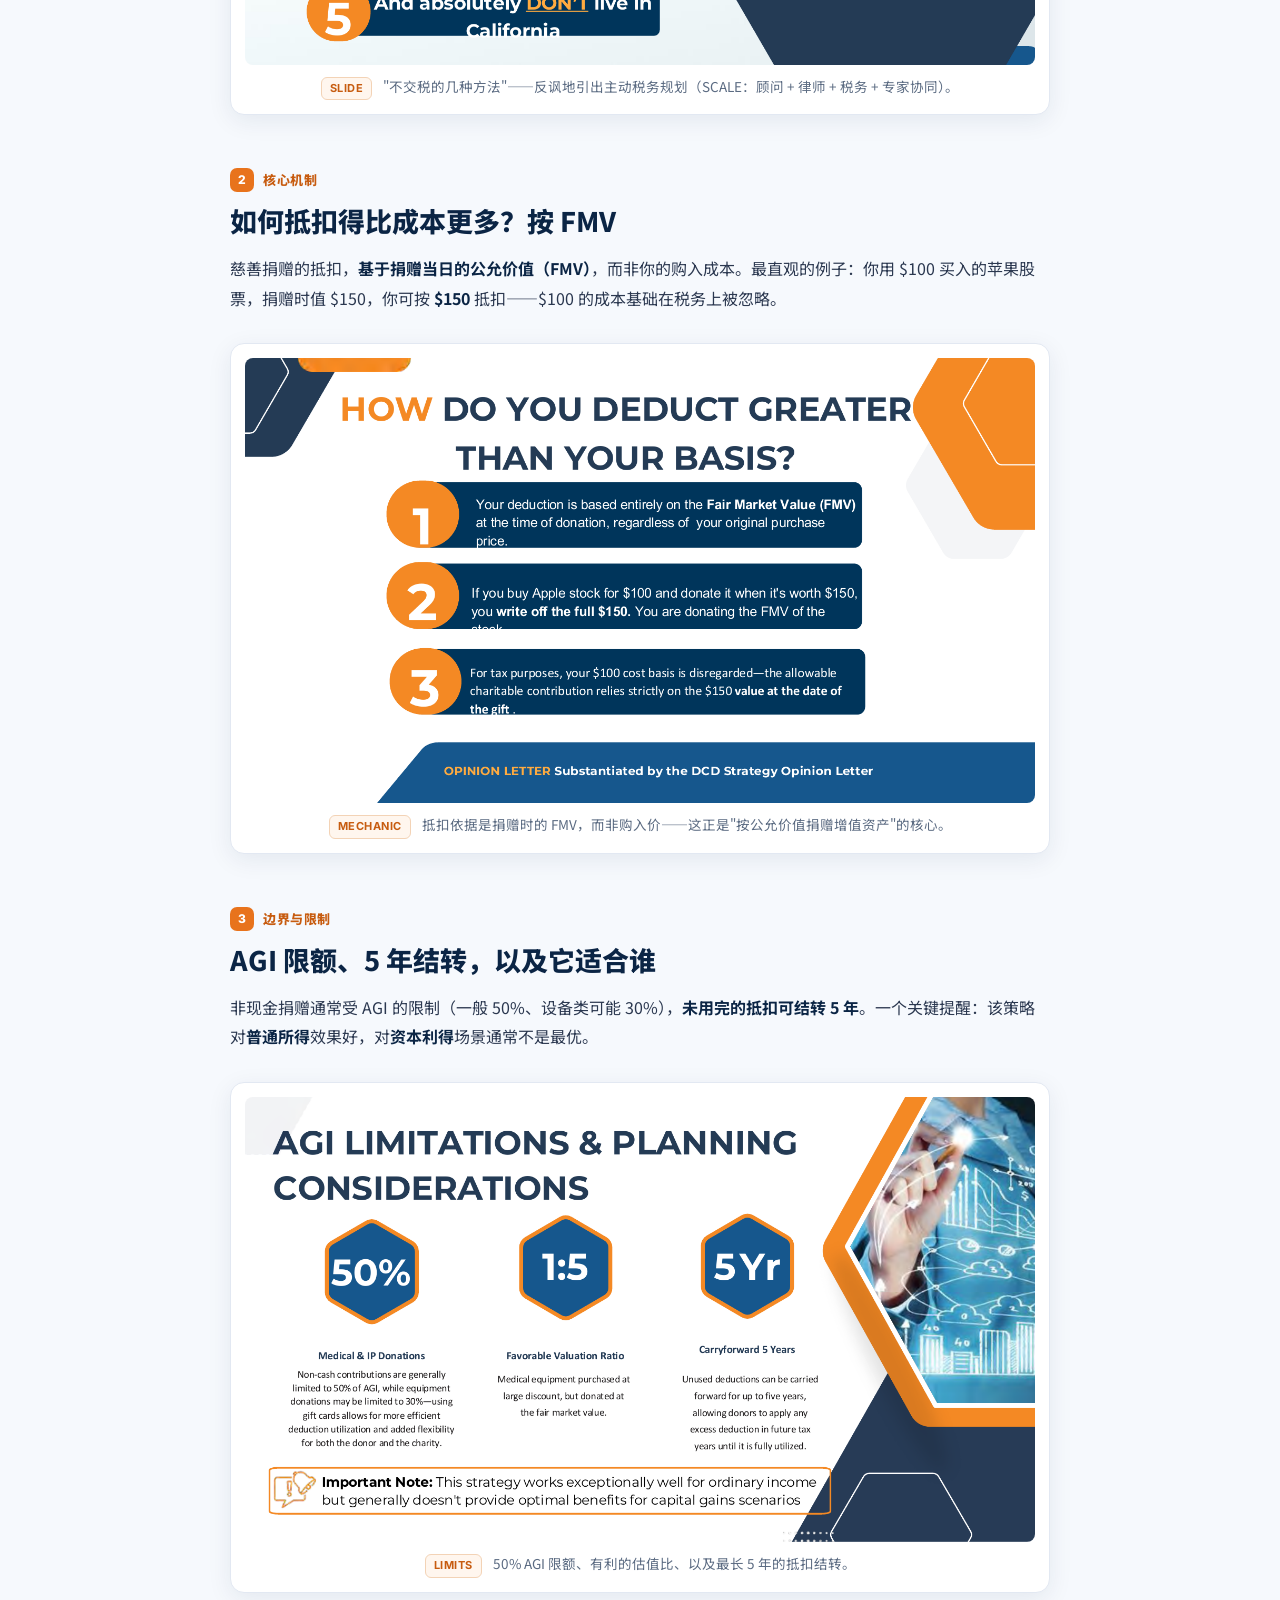
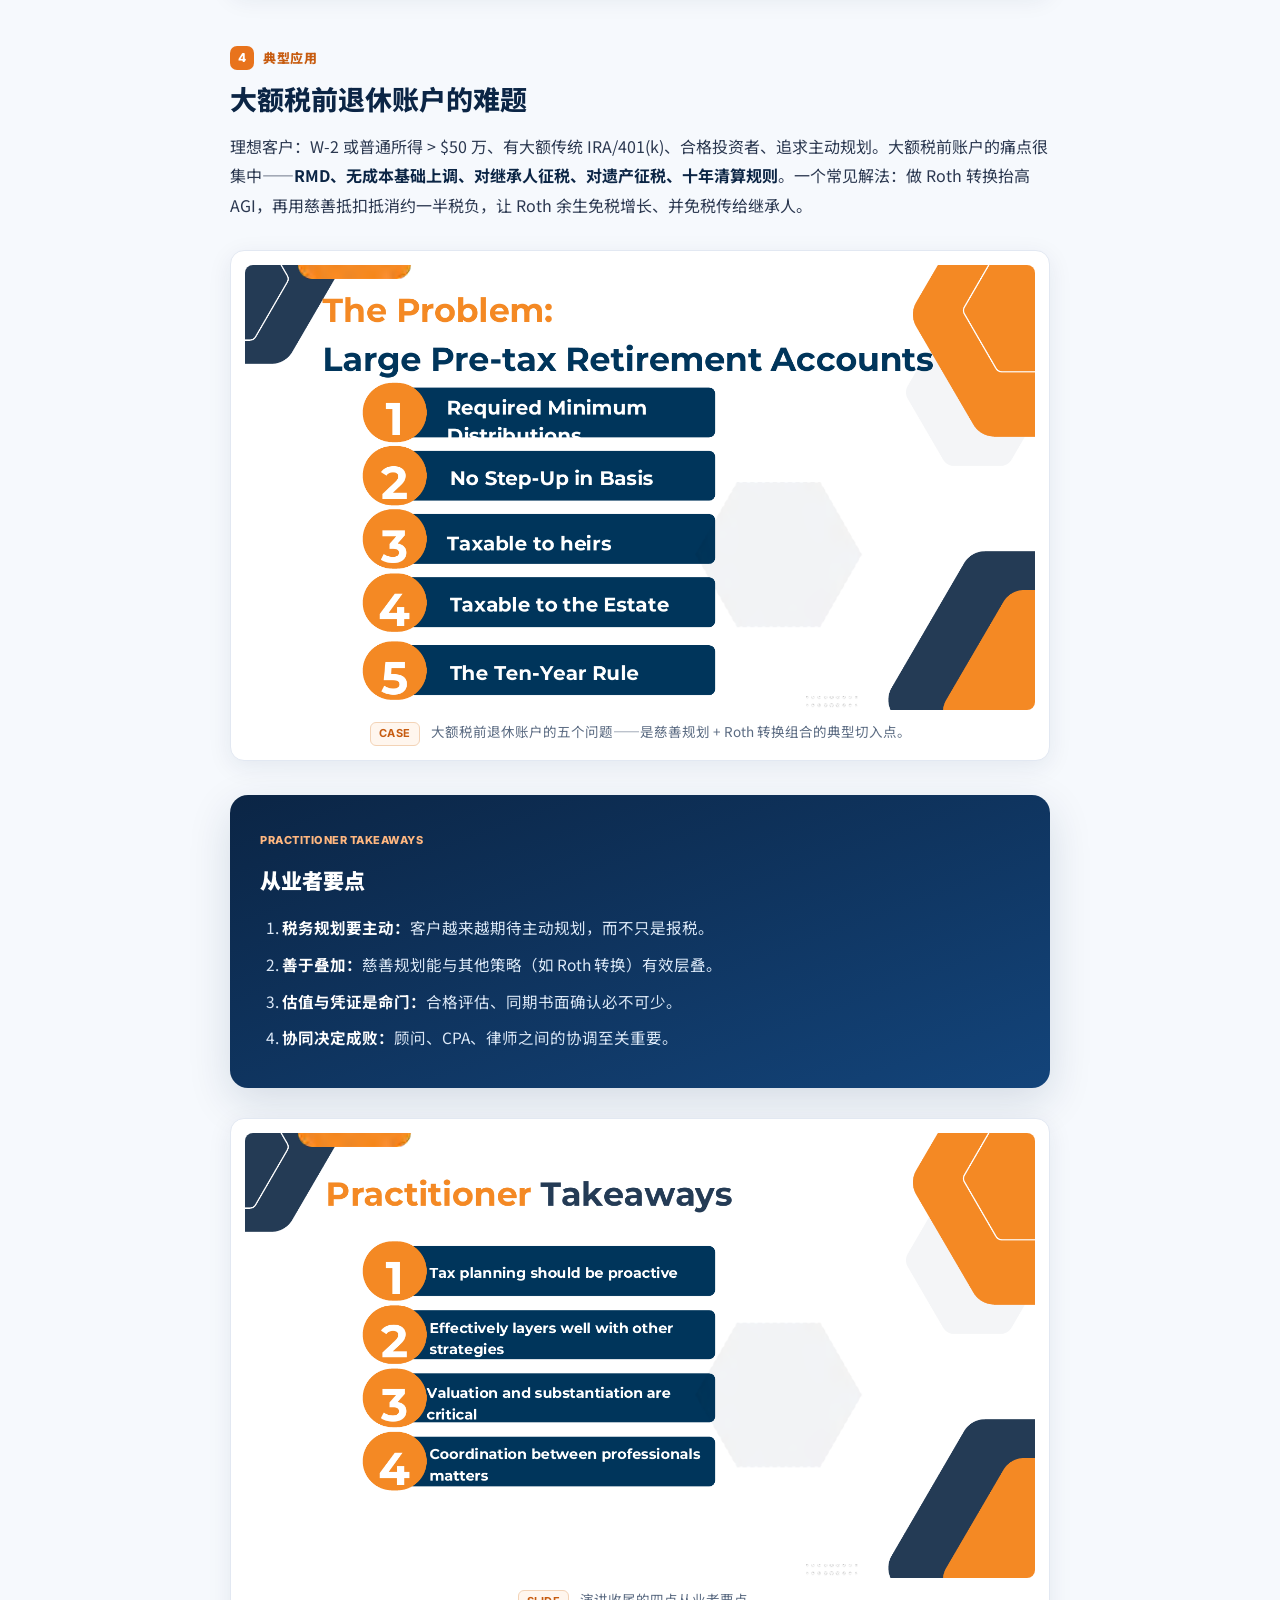
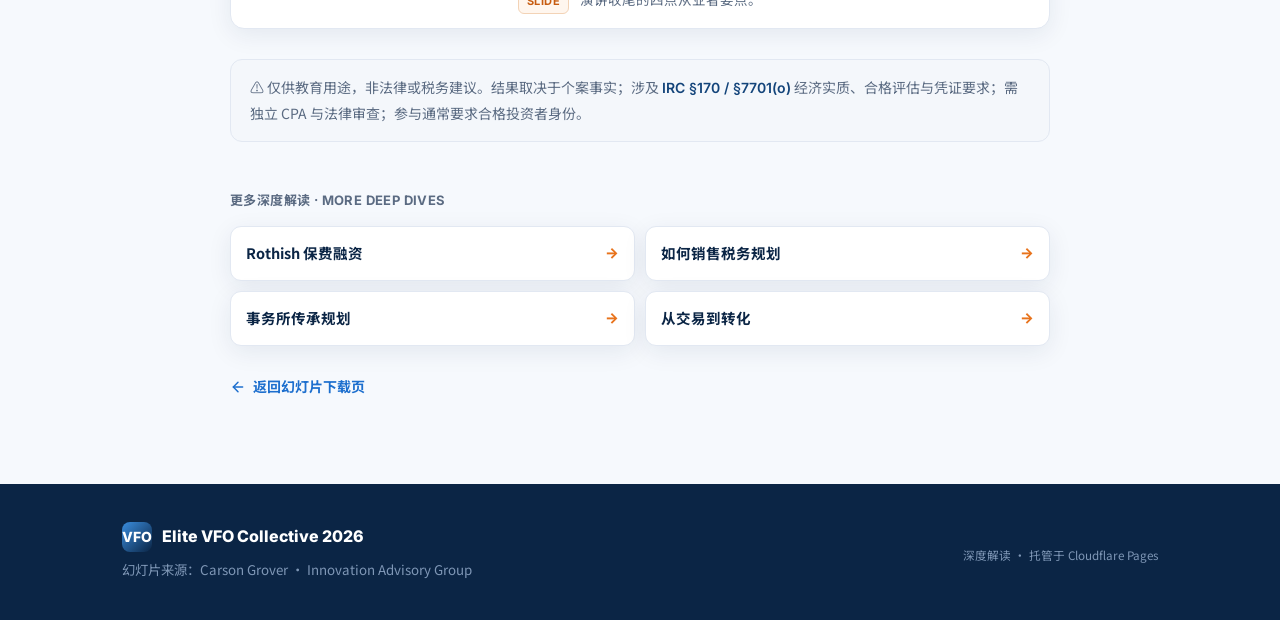
<file: site/public/charitable-tax-planning.html>
<!DOCTYPE html>
<html lang="zh">
<head>
<meta charset="UTF-8" />
<meta name="viewport" content="width=device-width, initial-scale=1.0" />
<title>高级慈善税务规划 — 深度解读 | VFO 2026</title>
<meta name="description" content="深度解读 Carson Grover《Advanced Charitable Tax Planning》——IRC §170 公允价值抵扣框架、应用与案例，含关键幻灯片。教育用途，非税务建议。" />
<link rel="preconnect" href="https://fonts.googleapis.com" />
<link rel="preconnect" href="https://fonts.gstatic.com" crossorigin />
<link href="https://fonts.googleapis.com/css2?family=Inter:wght@400;500;600;700;800&family=Noto+Sans+SC:wght@400;500;700;900&family=Noto+Serif+SC:wght@600;700&display=swap" rel="stylesheet" />
<link href="deepdive.css" rel="stylesheet" />
</head>
<body>

<section class="hero">
  <div class="wrap">
    <span class="eyebrow">深度解读 · Charitable Planning</span>
    <h1>高级慈善税务规划<br/><span>用公允价值抵扣，做主动的税务规划</span></h1>
    <p class="lede">这是一套围绕 <span class="en" style="color:#ffb780">IRC §170</span> 的主动税务规划框架：在合规、估值与凭证齐备的前提下，按<b style="color:#fff">公允价值（FMV）</b>而非成本基础来计算慈善抵扣，并与 Roth 转换等策略叠加，服务高收入、有大额税前退休账户的客户。</p>
    <p class="src">解读自 <b>Carson Grover</b>（Innovation Advisory Group）《Advanced Charitable Tax Planning: Framework, Applications & Case Studies》 · VFO Collective 2026 · Day 1</p>
    <div class="cta-row">
      <a class="btn btn-dl" href="slides/09-charitable-tax-planning.pdf" download="Advanced Charitable Tax Planning.pdf">
        <svg viewBox="0 0 24 24" fill="none" stroke="currentColor" stroke-width="2.2" stroke-linecap="round" stroke-linejoin="round"><path d="M21 15v4a2 2 0 0 1-2 2H5a2 2 0 0 1-2-2v-4"/><polyline points="7 10 12 15 17 10"/><line x1="12" y1="15" x2="12" y2="3"/></svg>
        下载完整演讲幻灯片 (PDF)
      </a>
      <a class="btn btn-ghost" href="#s2">看核心机制 ↓</a>
    </div>
    <div class="hero-fig"><img src="img/charitable/s1.png" alt="Advanced Charitable Tax Planning — Carson Grover" loading="eager" /></div>
  </div>
</section>

<article>
  <div class="wrap"><div class="col">

    <section class="sec" id="s1">
      <div class="kicker"><span class="no">1</span> 出发点</div>
      <h2>税法是一套"激励机制"</h2>
      <p>国会用税法引导行为，<span class="en">IRC §170</span> 就是为慈善捐赠设立的激励。演讲用一张幽默的"不交税的几种方法"开场——不赚钱、不卖、不买、别带着资产离世、"绝对别住在加州"——用反讽点出：与其逃避，不如<b>主动规划</b>。</p>
      <figure class="slide"><img src="img/charitable/s2.png" alt="Ways NOT to Pay Taxes" loading="lazy" /><figcaption><span class="lbl">Slide</span> "不交税的几种方法"——反讽地引出主动税务规划（SCALE：顾问 + 律师 + 税务 + 专家协同）。</figcaption></figure>
    </section>

    <section class="sec" id="s2">
      <div class="kicker"><span class="no">2</span> 核心机制</div>
      <h2>如何抵扣得比成本更多？按 FMV</h2>
      <p>慈善捐赠的抵扣，<b>基于捐赠当日的公允价值（FMV）</b>，而非你的购入成本。最直观的例子：你用 $100 买入的苹果股票，捐赠时值 $150，你可按 <b>$150</b> 抵扣——$100 的成本基础在税务上被忽略。</p>
      <figure class="slide"><img src="img/charitable/s3.png" alt="How do you deduct greater than your basis? — Apple stock example" loading="lazy" /><figcaption><span class="lbl">Mechanic</span> 抵扣依据是捐赠时的 FMV，而非购入价——这正是"按公允价值捐赠增值资产"的核心。</figcaption></figure>
    </section>

    <section class="sec" id="s3">
      <div class="kicker"><span class="no">3</span> 边界与限制</div>
      <h2>AGI 限额、5 年结转，以及它适合谁</h2>
      <p>非现金捐赠通常受 AGI 的限制（一般 50%、设备类可能 30%），<b>未用完的抵扣可结转 5 年</b>。一个关键提醒：该策略对<b>普通所得</b>效果好，对<b>资本利得</b>场景通常不是最优。</p>
      <figure class="slide"><img src="img/charitable/s4.png" alt="AGI Limitations & Planning Considerations: 50%, 1:5, 5-Yr carryforward" loading="lazy" /><figcaption><span class="lbl">Limits</span> 50% AGI 限额、有利的估值比、以及最长 5 年的抵扣结转。</figcaption></figure>
    </section>

    <section class="sec" id="s4">
      <div class="kicker"><span class="no">4</span> 典型应用</div>
      <h2>大额税前退休账户的难题</h2>
      <p>理想客户：W-2 或普通所得 > $50 万、有大额传统 IRA/401(k)、合格投资者、追求主动规划。大额税前账户的痛点很集中——<b>RMD、无成本基础上调、对继承人征税、对遗产征税、十年清算规则</b>。一个常见解法：做 Roth 转换抬高 AGI，再用慈善抵扣抵消约一半税负，让 Roth 余生免税增长、并免税传给继承人。</p>
      <figure class="slide"><img src="img/charitable/s5.png" alt="The Problem: Large Pre-tax Retirement Accounts" loading="lazy" /><figcaption><span class="lbl">Case</span> 大额税前退休账户的五个问题——是慈善规划 + Roth 转换组合的典型切入点。</figcaption></figure>
    </section>

    <div class="takeaways">
      <span class="badge">Practitioner Takeaways</span>
      <h3>从业者要点</h3>
      <ol>
        <li><b>税务规划要主动：</b>客户越来越期待主动规划，而不只是报税。</li>
        <li><b>善于叠加：</b>慈善规划能与其他策略（如 Roth 转换）有效层叠。</li>
        <li><b>估值与凭证是命门：</b>合格评估、同期书面确认必不可少。</li>
        <li><b>协同决定成败：</b>顾问、CPA、律师之间的协调至关重要。</li>
      </ol>
    </div>

    <figure class="slide"><img src="img/charitable/s6.png" alt="Practitioner Takeaways" loading="lazy" /><figcaption><span class="lbl">Slide</span> 演讲收尾的四点从业者要点。</figcaption></figure>

    <div class="callout disc">⚠️ 仅供教育用途，非法律或税务建议。结果取决于个案事实；涉及 <span class="en">IRC §170 / §7701(o)</span> 经济实质、合格评估与凭证要求；需独立 CPA 与法律审查；参与通常要求合格投资者身份。</div>

    <div class="more">
      <h4>更多深度解读 · More Deep Dives</h4>
      <div class="grid">
        <a href="rothish.html">Rothish 保费融资<span class="ar">→</span></a>
        <a href="selling-tax-plans.html">如何销售税务规划<span class="ar">→</span></a>
        <a href="succession-planning.html">事务所传承规划<span class="ar">→</span></a>
        <a href="transformation.html">从交易到转化<span class="ar">→</span></a>
      </div>
    </div>

    <a class="backlink" href="index.html#slides">
      <svg viewBox="0 0 24 24" fill="none" stroke="currentColor" stroke-width="2.2" stroke-linecap="round" stroke-linejoin="round"><line x1="19" y1="12" x2="5" y2="12"/><polyline points="12 19 5 12 12 5"/></svg>
      返回幻灯片下载页
    </a>

  </div></div>
</article>

<footer class="site">
  <div class="wrap row-f">
    <div><div class="brand"><span class="mark" style="background:linear-gradient(135deg,#3a8dde,#0b2545)">VFO</span> Elite VFO Collective 2026</div>
      <small>幻灯片来源：Carson Grover · Innovation Advisory Group</small></div>
    <div style="text-align:right;font-size:14px;"><small>深度解读 · 托管于 Cloudflare Pages</small></div>
  </div>
</footer>
  <script src="nav.js" defer></script>
</body>
</html>
</file>
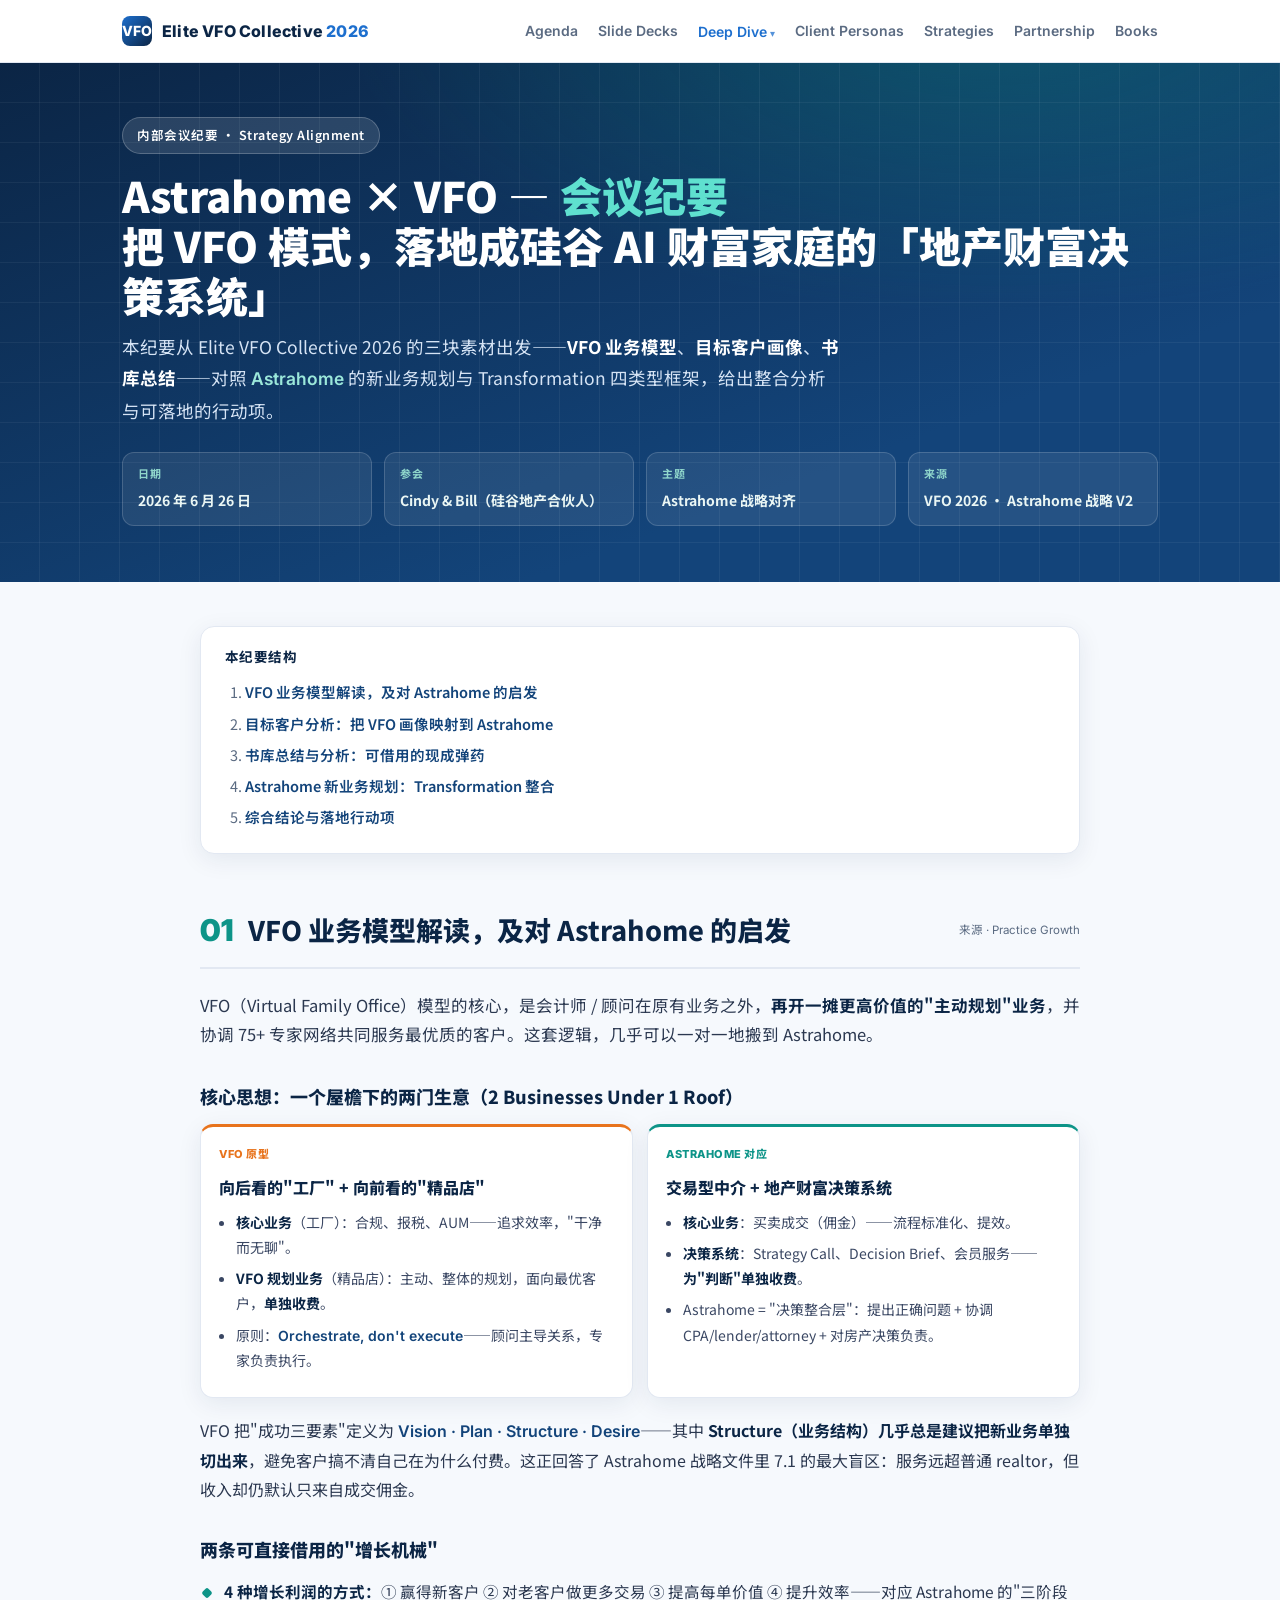
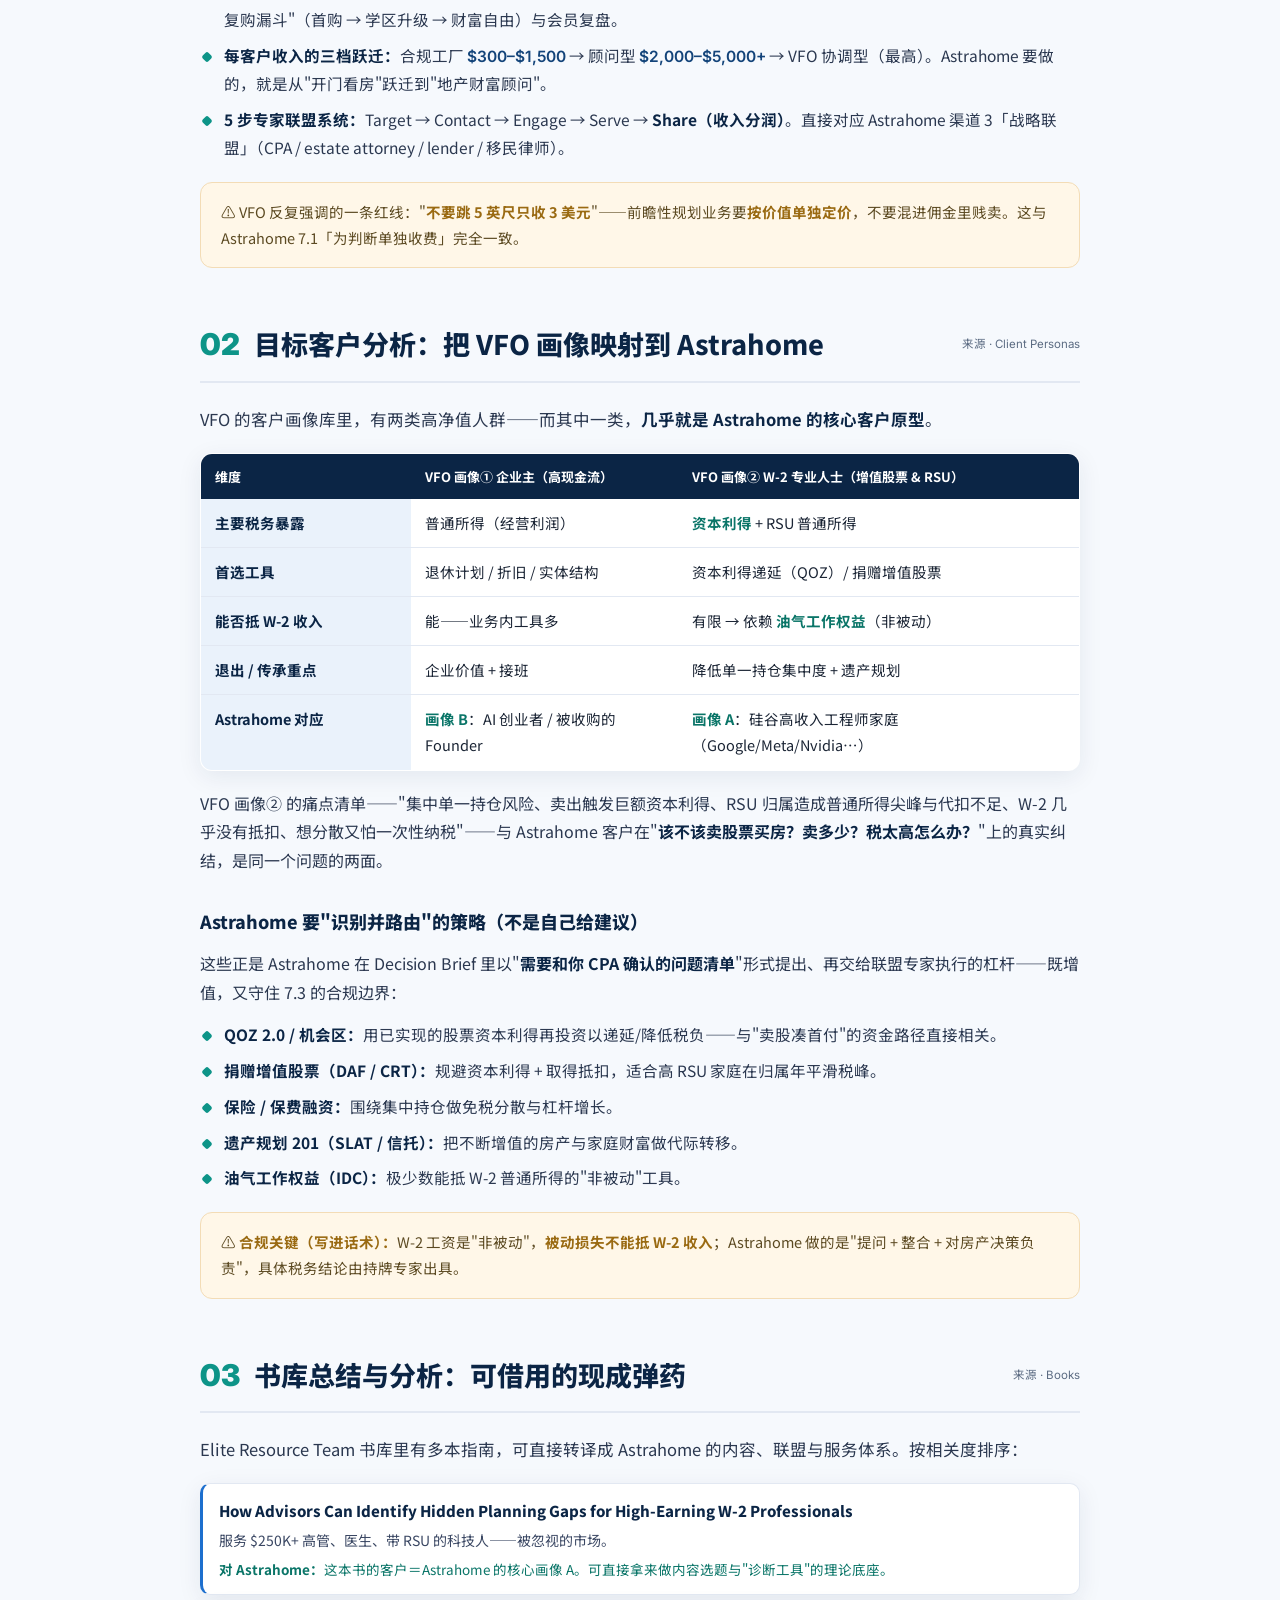
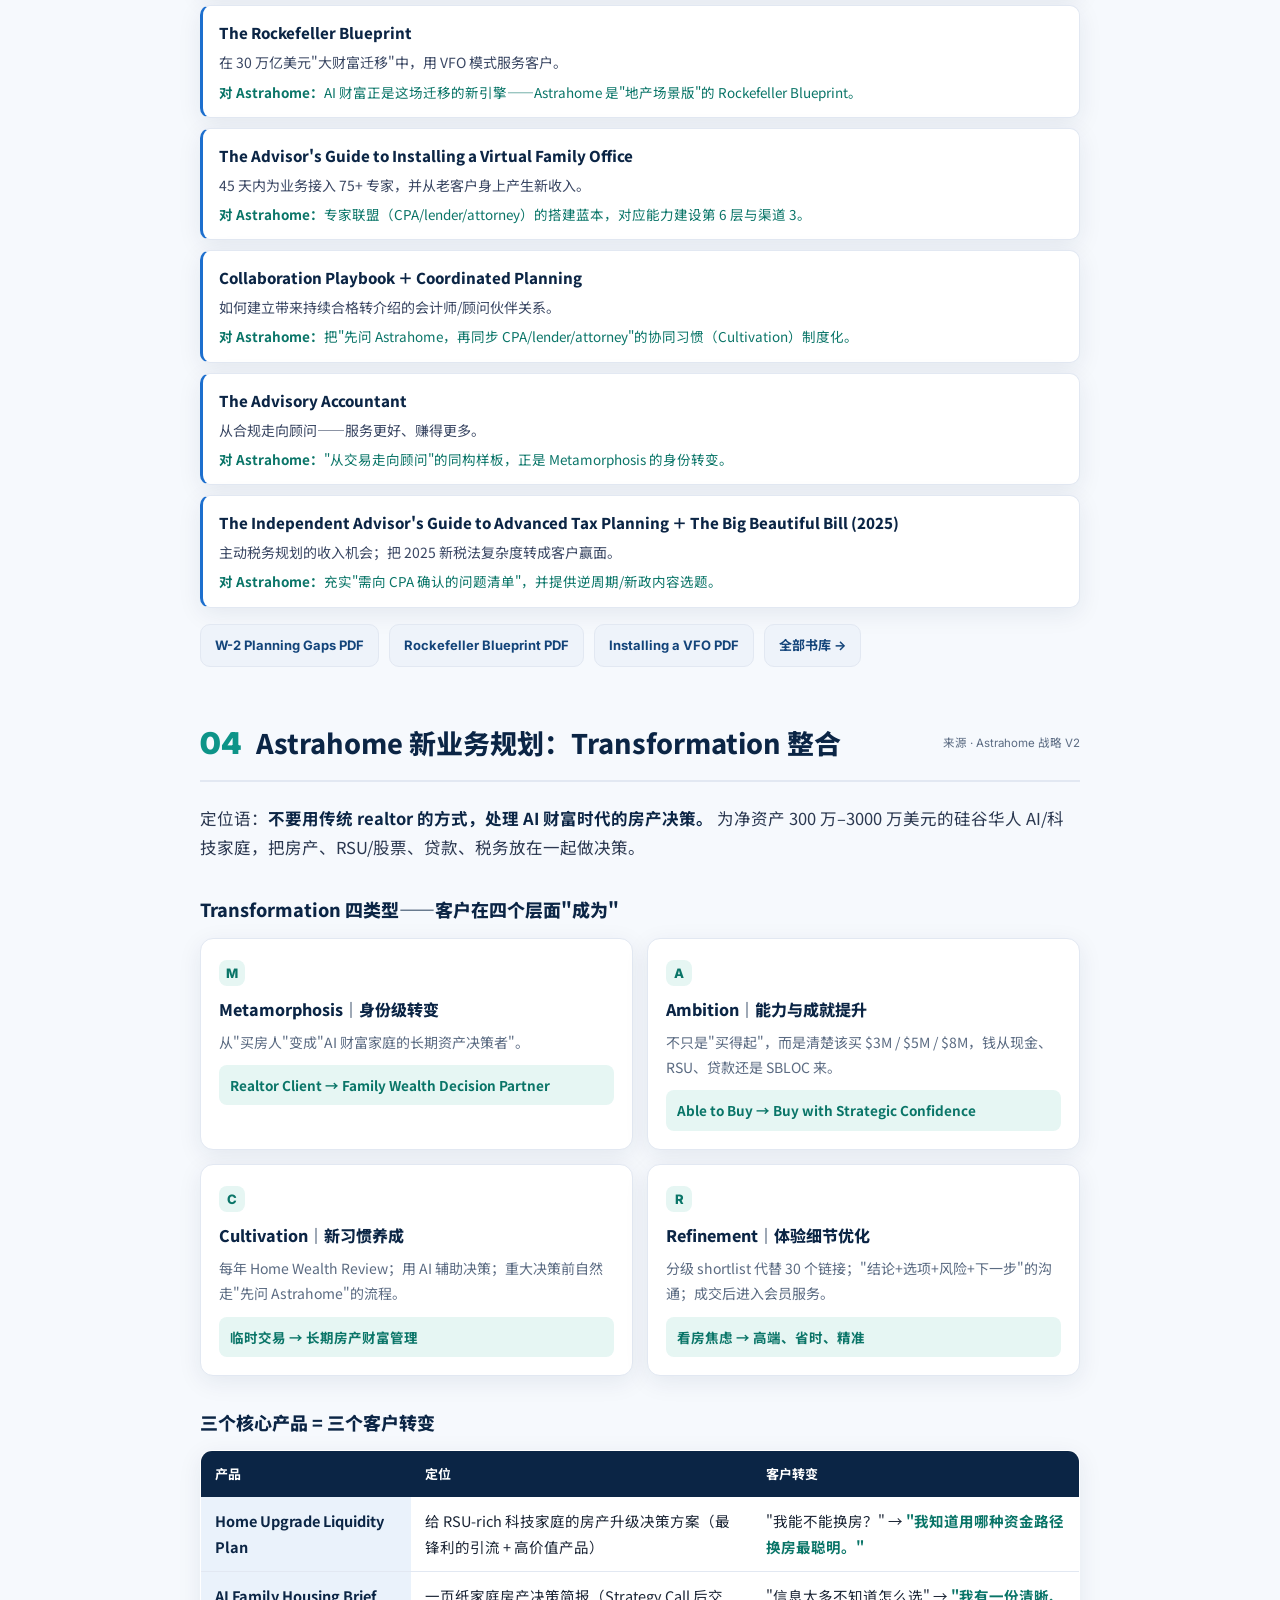
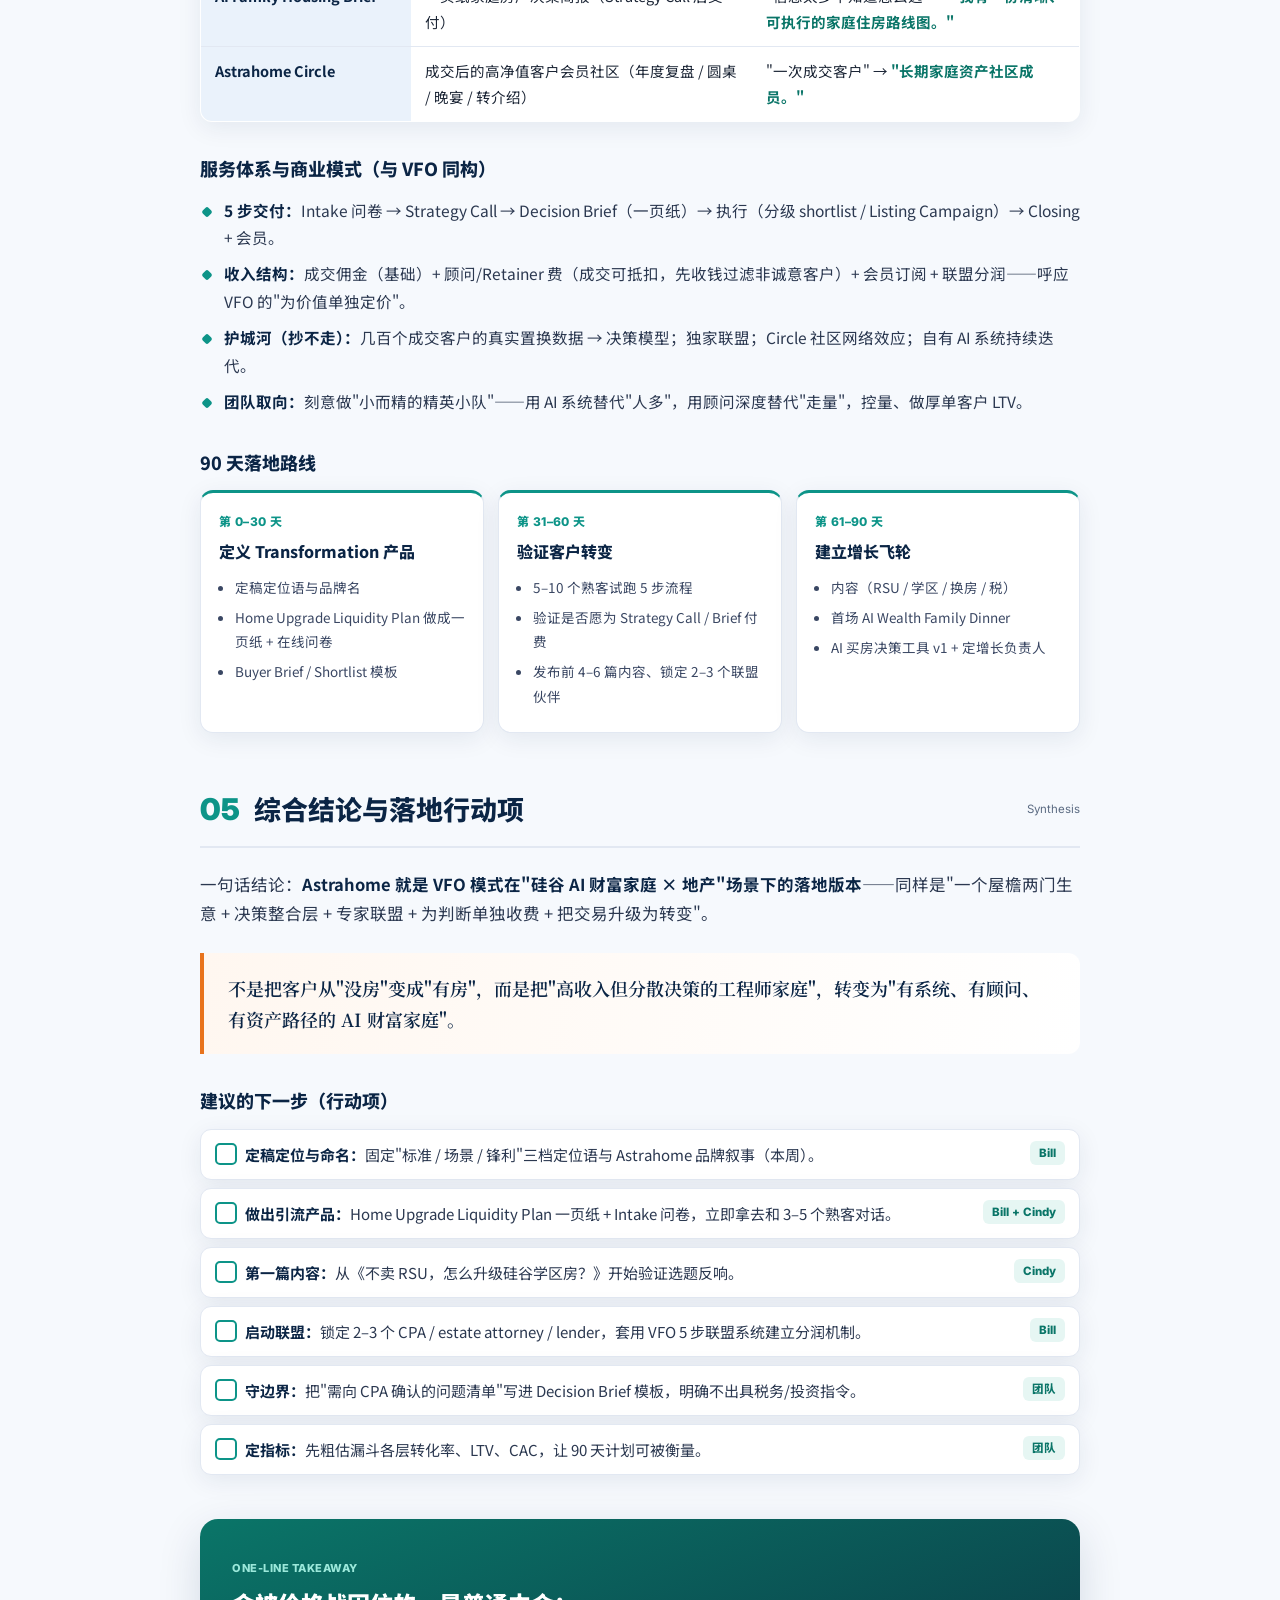
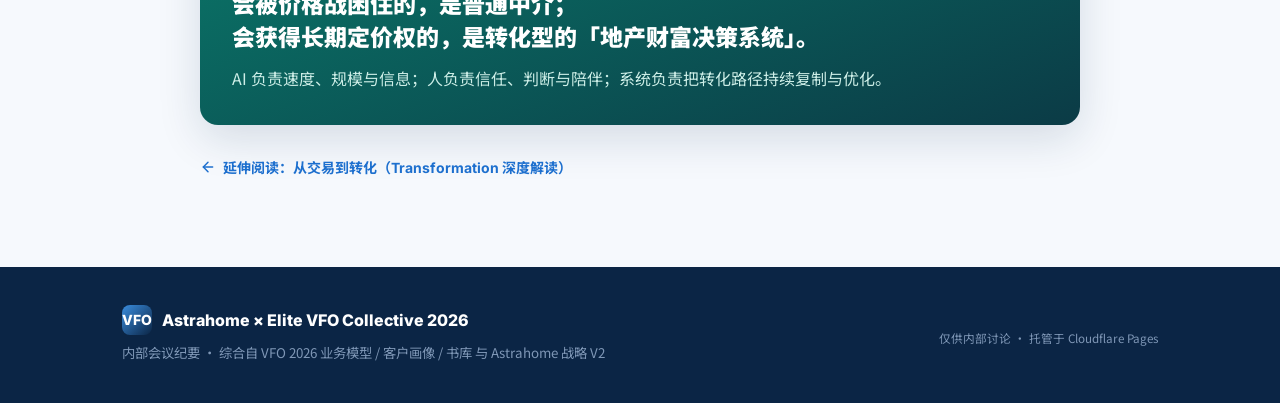
<file: site/public/meeting-summary.html>
<!DOCTYPE html>
<html lang="zh">
<head>
<meta charset="UTF-8" />
<meta name="viewport" content="width=device-width, initial-scale=1.0" />
<title>Astrahome × VFO — 会议纪要 | Meeting Summary</title>
<meta name="description" content="会议纪要：从 Elite VFO Collective 2026 的 VFO 模型、目标客户画像与书库总结出发，结合 Astrahome 面向硅谷 AI 财富家庭的「地产财富决策系统」战略，给出整合分析与落地行动项。" />
<meta name="robots" content="noindex" />
<link rel="preconnect" href="https://fonts.googleapis.com" />
<link rel="preconnect" href="https://fonts.gstatic.com" crossorigin />
<link href="https://fonts.googleapis.com/css2?family=Inter:wght@400;500;600;700;800&family=Noto+Sans+SC:wght@400;500;700;900&family=Noto+Serif+SC:wght@600;700&display=swap" rel="stylesheet" />
<style>
  :root {
    --navy:#0b2545; --blue:#13447a; --accent:#1d6fce; --accent-2:#3a8dde;
    --orange:#e8731c;            /* VFO / Transformation 线索 */
    --teal:#0d9488; --teal-dk:#0a7568; /* Astrahome 品牌色 */
    --teal-bg:#e6f6f3;
    --sky:#eaf2fb; --ink:#1b2535; --muted:#5b6b82; --line:#e2e8f2; --bg:#f6f9fd; --white:#fff;
    --radius:14px; --shadow:0 6px 24px rgba(13,40,80,.08); --shadow-lg:0 14px 44px rgba(13,40,80,.14);
    --cjk:'Noto Sans SC','PingFang SC','Hiragino Sans GB','Microsoft YaHei',sans-serif;
  }
  * { box-sizing:border-box; }
  html { scroll-behavior:smooth; }
  body { margin:0; font-family:var(--cjk); color:var(--ink); background:var(--bg); line-height:1.8; -webkit-font-smoothing:antialiased; }
  a { color:var(--accent); text-decoration:none; }
  .wrap { max-width:1080px; margin:0 auto; padding:0 22px; }
  .en { font-family:'Inter',var(--cjk); font-weight:600; color:var(--blue); }
  b, strong { color:var(--navy); }

  /* Header */
  header.site { position:sticky; top:0; z-index:50; background:rgba(255,255,255,.92); backdrop-filter:saturate(180%) blur(10px); border-bottom:1px solid var(--line); }
  .nav { display:flex; align-items:center; justify-content:space-between; height:62px; }
  .brand { display:flex; align-items:center; gap:10px; font-weight:800; color:var(--navy); font-family:'Inter',var(--cjk); }
  .brand .mark { width:30px; height:30px; border-radius:8px; background:linear-gradient(135deg,var(--accent),var(--navy)); display:grid; place-items:center; color:#fff; font-size:14px; font-weight:800; }
  .nav nav a { color:var(--muted); font-weight:600; font-size:14px; margin-left:20px; font-family:'Inter',var(--cjk); }
  .nav nav a:hover, .nav nav a.active { color:var(--accent); }
  @media (max-width:760px){ .nav nav a { margin-left:13px; font-size:13px; } .brand .label{ display:none; } }

  /* Hero */
  .hero { background: radial-gradient(1100px 520px at 78% -12%, rgba(13,148,136,.34), transparent 60%), linear-gradient(160deg, var(--navy) 0%, var(--blue) 72%); color:#fff; padding:54px 0 56px; position:relative; overflow:hidden; }
  .hero:after { content:""; position:absolute; inset:0; background:url("data:image/svg+xml,%3Csvg xmlns='http://www.w3.org/2000/svg' width='40' height='40'%3E%3Cpath d='M0 39.5H40M39.5 0V40' stroke='%23ffffff' stroke-opacity='0.05'/%3E%3C/svg%3E"); pointer-events:none; }
  .hero .wrap { position:relative; z-index:1; }
  .eyebrow { display:inline-block; background:rgba(255,255,255,.12); border:1px solid rgba(255,255,255,.22); padding:6px 14px; border-radius:999px; font-size:12.5px; font-weight:600; letter-spacing:.5px; margin-bottom:16px; }
  .hero h1 { font-size:clamp(26px,4.2vw,42px); line-height:1.2; margin:0 0 10px; font-weight:900; }
  .hero h1 span { color:#5fe0cf; }
  .hero p.lede { font-size:clamp(15px,2vw,17.5px); color:#d6e4f5; max-width:720px; margin:0; line-height:1.8; }

  /* meta bar */
  .meta-bar { display:grid; grid-template-columns:repeat(4,1fr); gap:12px; margin-top:26px; }
  .meta-bar .m { background:rgba(255,255,255,.08); border:1px solid rgba(255,255,255,.16); border-radius:12px; padding:12px 15px; }
  .meta-bar .k { font-size:11px; text-transform:uppercase; letter-spacing:.6px; color:#8fd6cb; font-weight:700; font-family:'Inter',var(--cjk); }
  .meta-bar .v { font-size:14px; font-weight:700; margin-top:3px; color:#eaf6f4; }
  @media (max-width:760px){ .meta-bar { grid-template-columns:1fr 1fr; } }

  /* Layout */
  article { padding:8px 0 30px; }
  .col { max-width:880px; margin:0 auto; }

  /* TOC */
  .toc { background:#fff; border:1px solid var(--line); border-radius:var(--radius); padding:18px 24px; box-shadow:var(--shadow); margin:36px auto 0; max-width:880px; }
  .toc h4 { margin:0 0 10px; color:var(--navy); font-size:13.5px; letter-spacing:.4px; font-family:'Inter',var(--cjk); }
  .toc ol { margin:0; padding-left:20px; }
  .toc li { font-size:14.5px; margin:5px 0; color:var(--muted); }
  .toc a { color:var(--blue); font-weight:600; }

  /* Part */
  .part { margin-top:52px; scroll-margin-top:78px; }
  .part-head { display:flex; align-items:baseline; gap:14px; border-bottom:2px solid var(--line); padding-bottom:12px; margin-bottom:22px; }
  .part-head .no { font-family:'Inter',var(--cjk); font-weight:900; font-size:30px; color:var(--teal); line-height:1; }
  .part-head h2 { font-size:clamp(21px,2.7vw,27px); color:var(--navy); font-weight:800; margin:0; }
  .part-head .src { margin-left:auto; font-size:11.5px; color:var(--muted); font-family:'Inter',var(--cjk); align-self:center; }
  .lead { font-size:16.5px; color:#2b3850; margin:0 0 18px; }
  h3.sub { font-size:18px; color:var(--navy); font-weight:800; margin:30px 0 12px; }
  p { font-size:16px; color:#2b3850; margin:0 0 14px; }

  .lst { margin:4px 0 16px; padding:0; list-style:none; }
  .lst li { position:relative; padding-left:24px; margin:8px 0; font-size:15.5px; color:#2b3850; }
  .lst li:before { content:""; position:absolute; left:3px; top:11px; width:8px; height:8px; border-radius:2px; background:var(--teal); transform:rotate(45deg); }

  /* two-col mapping */
  .map { display:grid; grid-template-columns:1fr 1fr; gap:14px; margin:8px 0 18px; }
  @media (max-width:680px){ .map { grid-template-columns:1fr; } }
  .map .box { background:#fff; border:1px solid var(--line); border-radius:13px; padding:18px; box-shadow:var(--shadow); }
  .map .box.vfo { border-top:3px solid var(--orange); }
  .map .box.astra { border-top:3px solid var(--teal); }
  .map .box .tag { font-family:'Inter',var(--cjk); font-size:11px; font-weight:800; text-transform:uppercase; letter-spacing:.5px; margin-bottom:8px; }
  .map .box.vfo .tag { color:var(--orange); }
  .map .box.astra .tag { color:var(--teal); }
  .map .box h4 { margin:0 0 8px; font-size:16px; color:var(--navy); font-weight:800; }
  .map .box ul { margin:0; padding-left:17px; } .map .box li { font-size:14px; margin-bottom:6px; color:#3a4763; }

  /* table */
  .tbl { width:100%; border-collapse:collapse; margin:10px 0 18px; font-size:14.5px; background:#fff; border:1px solid var(--line); border-radius:12px; overflow:hidden; box-shadow:var(--shadow); }
  .tbl th, .tbl td { text-align:left; padding:11px 14px; border-bottom:1px solid var(--line); vertical-align:top; }
  .tbl thead th { background:var(--navy); color:#fff; font-size:13px; font-weight:700; }
  .tbl tbody th { background:var(--sky); color:var(--navy); font-weight:700; width:24%; }
  .tbl tr:last-child td, .tbl tr:last-child th { border-bottom:none; }
  .tbl td b { color:var(--teal-dk); }

  /* cards grid */
  .cards { display:grid; grid-template-columns:repeat(2,1fr); gap:14px; margin:8px 0 16px; }
  @media (max-width:680px){ .cards { grid-template-columns:1fr; } }
  .card { background:#fff; border:1px solid var(--line); border-radius:13px; padding:18px; box-shadow:var(--shadow); }
  .card .ix { display:inline-flex; align-items:center; justify-content:center; width:26px; height:26px; border-radius:8px; background:var(--teal-bg); color:var(--teal-dk); font-weight:800; font-family:'Inter',var(--cjk); font-size:13px; margin-bottom:9px; }
  .card h4 { margin:0 0 6px; font-size:16px; color:var(--navy); font-weight:800; }
  .card p { margin:0; font-size:14px; color:var(--muted); }
  .card .become { margin-top:10px; font-size:13.5px; color:var(--teal-dk); font-weight:700; background:var(--teal-bg); border-radius:8px; padding:8px 11px; }

  /* book list */
  .books { display:grid; gap:10px; margin:8px 0 16px; }
  .bk { display:grid; grid-template-columns:1fr; gap:4px; background:#fff; border:1px solid var(--line); border-left:3px solid var(--accent); border-radius:10px; padding:13px 16px; box-shadow:var(--shadow); }
  .bk .t { font-weight:800; color:var(--navy); font-size:15px; }
  .bk .d { font-size:14px; color:#3a4763; }
  .bk .rel { font-size:13.5px; color:var(--teal-dk); }
  .bk .rel b { color:var(--teal-dk); }

  /* pull / callout */
  .pull { margin:24px 0; padding:20px 24px; border-left:4px solid var(--orange); background:linear-gradient(100deg,#fff7f0,#fff); border-radius:0 12px 12px 0; font-size:18px; font-weight:600; color:var(--navy); line-height:1.7; font-family:'Noto Serif SC',var(--cjk); }
  .callout { margin:20px 0; padding:16px 20px; background:#fff7e8; border:1px solid #f3dcb6; border-radius:12px; font-size:14.5px; color:#5c4a22; }
  .callout b { color:#9a6a12; }

  /* timeline */
  .tl { display:grid; grid-template-columns:repeat(3,1fr); gap:14px; margin:10px 0 8px; }
  @media (max-width:680px){ .tl { grid-template-columns:1fr; } }
  .tl .ph { background:#fff; border:1px solid var(--line); border-radius:13px; padding:18px; box-shadow:var(--shadow); border-top:3px solid var(--teal); }
  .tl .ph .d { font-family:'Inter',var(--cjk); font-size:12px; font-weight:800; color:var(--teal); letter-spacing:.4px; }
  .tl .ph h4 { margin:4px 0 9px; font-size:16px; color:var(--navy); font-weight:800; }
  .tl .ph ul { margin:0; padding-left:16px; } .tl .ph li { font-size:13.5px; margin-bottom:6px; color:#3a4763; }

  /* checklist */
  .check { margin:8px 0 4px; padding:0; list-style:none; }
  .check li { position:relative; padding:11px 14px 11px 44px; margin:8px 0; background:#fff; border:1px solid var(--line); border-radius:11px; box-shadow:var(--shadow); font-size:15px; color:#2b3850; }
  .check li:before { content:""; position:absolute; left:14px; top:13px; width:18px; height:18px; border-radius:5px; border:2px solid var(--teal); }
  .check li b { color:var(--navy); }
  .check li .owner { float:right; font-family:'Inter',var(--cjk); font-size:11.5px; font-weight:800; color:var(--teal-dk); background:var(--teal-bg); border-radius:6px; padding:2px 9px; margin-left:10px; }

  /* closing */
  .closeout { margin:44px auto 0; max-width:880px; background:linear-gradient(160deg,var(--teal-dk),#0b3b46); color:#e6f6f3; border-radius:18px; padding:32px 32px; box-shadow:var(--shadow-lg); }
  .closeout .badge { font-family:'Inter',var(--cjk); font-size:11px; font-weight:800; letter-spacing:.5px; color:#9be8da; text-transform:uppercase; }
  .closeout h3 { margin:8px 0 12px; color:#fff; font-size:23px; font-weight:900; line-height:1.4; }
  .closeout p { margin:0; font-size:16px; color:#cdeee7; }

  .srcrow { display:flex; flex-wrap:wrap; gap:10px; margin-top:8px; }
  .srcchip { display:inline-flex; align-items:center; gap:7px; font-family:'Inter',var(--cjk); font-size:13px; font-weight:700; padding:9px 14px; border-radius:10px; background:#eef3fa; color:var(--blue); border:1px solid var(--line); }
  .srcchip:hover { background:#e1ebf7; color:var(--accent); }
  .srcchip svg { width:15px; height:15px; }

  .backlink { display:inline-flex; align-items:center; gap:7px; margin-top:30px; font-family:'Inter',var(--cjk); font-weight:700; font-size:14px; }
  .backlink svg { width:16px; height:16px; }

  footer.site { background:var(--navy); color:#c5d6ec; padding:38px 0; margin-top:54px; }
  footer .row-f { display:flex; flex-wrap:wrap; justify-content:space-between; gap:18px; align-items:center; }
  footer .brand { color:#fff; }
  footer small { color:#7f97b6; display:block; margin-top:6px; }
  @media (prefers-reduced-motion:reduce){ html { scroll-behavior:auto; } }</style>
</head>
<body>

<section class="hero">
  <div class="wrap">
    <span class="eyebrow">内部会议纪要 · Strategy Alignment</span>
    <h1>Astrahome × VFO — <span>会议纪要</span><br/>把 VFO 模式，落地成硅谷 AI 财富家庭的「地产财富决策系统」</h1>
    <p class="lede">本纪要从 Elite VFO Collective 2026 的三块素材出发——<b style="color:#fff">VFO 业务模型</b>、<b style="color:#fff">目标客户画像</b>、<b style="color:#fff">书库总结</b>——对照 <span class="en" style="color:#9be8da">Astrahome</span> 的新业务规划与 Transformation 四类型框架，给出整合分析与可落地的行动项。</p>
    <div class="meta-bar">
      <div class="m"><div class="k">日期</div><div class="v">2026 年 6 月 26 日</div></div>
      <div class="m"><div class="k">参会</div><div class="v">Cindy & Bill（硅谷地产合伙人）</div></div>
      <div class="m"><div class="k">主题</div><div class="v">Astrahome 战略对齐</div></div>
      <div class="m"><div class="k">来源</div><div class="v">VFO 2026 · Astrahome 战略 V2</div></div>
    </div>
  </div>
</section>

<article>
  <div class="wrap">
    <nav class="toc" aria-label="目录">
      <h4>本纪要结构</h4>
      <ol>
        <li><a href="#p1">VFO 业务模型解读，及对 Astrahome 的启发</a></li>
        <li><a href="#p2">目标客户分析：把 VFO 画像映射到 Astrahome</a></li>
        <li><a href="#p3">书库总结与分析：可借用的现成弹药</a></li>
        <li><a href="#p4">Astrahome 新业务规划：Transformation 整合</a></li>
        <li><a href="#p5">综合结论与落地行动项</a></li>
      </ol>
    </nav>

    <div class="col">

      <!-- PART 1 -->
      <section class="part" id="p1">
        <div class="part-head"><span class="no">01</span><h2>VFO 业务模型解读，及对 Astrahome 的启发</h2><span class="src">来源 · Practice Growth</span></div>
        <p class="lead">VFO（Virtual Family Office）模型的核心，是会计师 / 顾问在原有业务之外，<b>再开一摊更高价值的"主动规划"业务</b>，并协调 75+ 专家网络共同服务最优质的客户。这套逻辑，几乎可以一对一地搬到 Astrahome。</p>

        <h3 class="sub">核心思想：一个屋檐下的两门生意（2 Businesses Under 1 Roof）</h3>
        <div class="map">
          <div class="box vfo">
            <div class="tag">VFO 原型</div>
            <h4>向后看的"工厂" + 向前看的"精品店"</h4>
            <ul>
              <li><b>核心业务</b>（工厂）：合规、报税、AUM——追求效率，"干净而无聊"。</li>
              <li><b>VFO 规划业务</b>（精品店）：主动、整体的规划，面向最优客户，<b>单独收费</b>。</li>
              <li>原则：<span class="en">Orchestrate, don't execute</span>——顾问主导关系，专家负责执行。</li>
            </ul>
          </div>
          <div class="box astra">
            <div class="tag">Astrahome 对应</div>
            <h4>交易型中介 + 地产财富决策系统</h4>
            <ul>
              <li><b>核心业务</b>：买卖成交（佣金）——流程标准化、提效。</li>
              <li><b>决策系统</b>：Strategy Call、Decision Brief、会员服务——<b>为"判断"单独收费</b>。</li>
              <li>Astrahome = "决策整合层"：提出正确问题 + 协调 CPA/lender/attorney + 对房产决策负责。</li>
            </ul>
          </div>
        </div>
        <p>VFO 把"成功三要素"定义为 <span class="en">Vision · Plan · Structure · Desire</span>——其中 <b>Structure（业务结构）几乎总是建议把新业务单独切出来</b>，避免客户搞不清自己在为什么付费。这正回答了 Astrahome 战略文件里 7.1 的最大盲区：服务远超普通 realtor，但收入却仍默认只来自成交佣金。</p>

        <h3 class="sub">两条可直接借用的"增长机械"</h3>
        <ul class="lst">
          <li><b>4 种增长利润的方式：</b>① 赢得新客户 ② 对老客户做更多交易 ③ 提高每单价值 ④ 提升效率——对应 Astrahome 的"三阶段复购漏斗"（首购 → 学区升级 → 财富自由）与会员复盘。</li>
          <li><b>每客户收入的三档跃迁：</b>合规工厂 <span class="en">$300–$1,500</span> → 顾问型 <span class="en">$2,000–$5,000+</span> → VFO 协调型（最高）。Astrahome 要做的，就是从"开门看房"跃迁到"地产财富顾问"。</li>
          <li><b>5 步专家联盟系统：</b>Target → Contact → Engage → Serve → <b>Share（收入分润）</b>。直接对应 Astrahome 渠道 3「战略联盟」（CPA / estate attorney / lender / 移民律师）。</li>
        </ul>
        <div class="callout">⚠️ VFO 反复强调的一条红线："<b>不要跳 5 英尺只收 3 美元</b>"——前瞻性规划业务要<b>按价值单独定价</b>，不要混进佣金里贱卖。这与 Astrahome 7.1「为判断单独收费」完全一致。</div>
      </section>

      <!-- PART 2 -->
      <section class="part" id="p2">
        <div class="part-head"><span class="no">02</span><h2>目标客户分析：把 VFO 画像映射到 Astrahome</h2><span class="src">来源 · Client Personas</span></div>
        <p class="lead">VFO 的客户画像库里，有两类高净值人群——而其中一类，<b>几乎就是 Astrahome 的核心客户原型</b>。</p>

        <table class="tbl">
          <thead><tr><th>维度</th><th>VFO 画像① 企业主（高现金流）</th><th>VFO 画像② W-2 专业人士（增值股票 & RSU）</th></tr></thead>
          <tbody>
            <tr><th>主要税务暴露</th><td>普通所得（经营利润）</td><td><b>资本利得</b> + RSU 普通所得</td></tr>
            <tr><th>首选工具</th><td>退休计划 / 折旧 / 实体结构</td><td>资本利得递延（QOZ）/ 捐赠增值股票</td></tr>
            <tr><th>能否抵 W-2 收入</th><td>能——业务内工具多</td><td>有限 → 依赖 <b>油气工作权益</b>（非被动）</td></tr>
            <tr><th>退出 / 传承重点</th><td>企业价值 + 接班</td><td>降低单一持仓集中度 + 遗产规划</td></tr>
            <tr><th>Astrahome 对应</th><td><b>画像 B</b>：AI 创业者 / 被收购的 Founder</td><td><b>画像 A</b>：硅谷高收入工程师家庭（Google/Meta/Nvidia…）</td></tr>
          </tbody>
        </table>

        <p>VFO 画像② 的痛点清单——"集中单一持仓风险、卖出触发巨额资本利得、RSU 归属造成普通所得尖峰与代扣不足、W-2 几乎没有抵扣、想分散又怕一次性纳税"——与 Astrahome 客户在"<b>该不该卖股票买房？卖多少？税太高怎么办？</b>"上的真实纠结，是同一个问题的两面。</p>

        <h3 class="sub">Astrahome 要"识别并路由"的策略（不是自己给建议）</h3>
        <p>这些正是 Astrahome 在 Decision Brief 里以"<b>需要和你 CPA 确认的问题清单</b>"形式提出、再交给联盟专家执行的杠杆——既增值，又守住 7.3 的合规边界：</p>
        <ul class="lst">
          <li><b>QOZ 2.0 / 机会区：</b>用已实现的股票资本利得再投资以递延/降低税负——与"卖股凑首付"的资金路径直接相关。</li>
          <li><b>捐赠增值股票（DAF / CRT）：</b>规避资本利得 + 取得抵扣，适合高 RSU 家庭在归属年平滑税峰。</li>
          <li><b>保险 / 保费融资：</b>围绕集中持仓做免税分散与杠杆增长。</li>
          <li><b>遗产规划 201（SLAT / 信托）：</b>把不断增值的房产与家庭财富做代际转移。</li>
          <li><b>油气工作权益（IDC）：</b>极少数能抵 W-2 普通所得的"非被动"工具。</li>
        </ul>
        <div class="callout">⚠️ <b>合规关键（写进话术）：</b>W-2 工资是"非被动"，<b>被动损失不能抵 W-2 收入</b>；Astrahome 做的是"提问 + 整合 + 对房产决策负责"，具体税务结论由持牌专家出具。</div>
      </section>

      <!-- PART 3 -->
      <section class="part" id="p3">
        <div class="part-head"><span class="no">03</span><h2>书库总结与分析：可借用的现成弹药</h2><span class="src">来源 · Books</span></div>
        <p class="lead">Elite Resource Team 书库里有多本指南，可直接转译成 Astrahome 的内容、联盟与服务体系。按相关度排序：</p>
        <div class="books">
          <div class="bk"><div class="t">How Advisors Can Identify Hidden Planning Gaps for High-Earning W-2 Professionals</div><div class="d">服务 $250K+ 高管、医生、带 RSU 的科技人——被忽视的市场。</div><div class="rel"><b>对 Astrahome：</b>这本书的客户＝Astrahome 的核心画像 A。可直接拿来做内容选题与"诊断工具"的理论底座。</div></div>
          <div class="bk"><div class="t">The Rockefeller Blueprint</div><div class="d">在 30 万亿美元"大财富迁移"中，用 VFO 模式服务客户。</div><div class="rel"><b>对 Astrahome：</b>AI 财富正是这场迁移的新引擎——Astrahome 是"地产场景版"的 Rockefeller Blueprint。</div></div>
          <div class="bk"><div class="t">The Advisor's Guide to Installing a Virtual Family Office</div><div class="d">45 天内为业务接入 75+ 专家，并从老客户身上产生新收入。</div><div class="rel"><b>对 Astrahome：</b>专家联盟（CPA/lender/attorney）的搭建蓝本，对应能力建设第 6 层与渠道 3。</div></div>
          <div class="bk"><div class="t">Collaboration Playbook ＋ Coordinated Planning</div><div class="d">如何建立带来持续合格转介绍的会计师/顾问伙伴关系。</div><div class="rel"><b>对 Astrahome：</b>把"先问 Astrahome，再同步 CPA/lender/attorney"的协同习惯（Cultivation）制度化。</div></div>
          <div class="bk"><div class="t">The Advisory Accountant</div><div class="d">从合规走向顾问——服务更好、赚得更多。</div><div class="rel"><b>对 Astrahome：</b>"从交易走向顾问"的同构样板，正是 Metamorphosis 的身份转变。</div></div>
          <div class="bk"><div class="t">The Independent Advisor's Guide to Advanced Tax Planning ＋ The Big Beautiful Bill (2025)</div><div class="d">主动税务规划的收入机会；把 2025 新税法复杂度转成客户赢面。</div><div class="rel"><b>对 Astrahome：</b>充实"需向 CPA 确认的问题清单"，并提供逆周期/新政内容选题。</div></div>
        </div>
        <div class="srcrow">
          <a class="srcchip" href="books/w2-planning-gaps.pdf" download>W-2 Planning Gaps PDF</a>
          <a class="srcchip" href="books/rockefeller-blueprint.pdf" download>Rockefeller Blueprint PDF</a>
          <a class="srcchip" href="books/installing-a-vfo.pdf" download>Installing a VFO PDF</a>
          <a class="srcchip" href="books.html">全部书库 →</a>
        </div>
      </section>

      <!-- PART 4 -->
      <section class="part" id="p4">
        <div class="part-head"><span class="no">04</span><h2>Astrahome 新业务规划：Transformation 整合</h2><span class="src">来源 · Astrahome 战略 V2</span></div>
        <p class="lead">定位语：<b>不要用传统 realtor 的方式，处理 AI 财富时代的房产决策。</b> 为净资产 300 万–3000 万美元的硅谷华人 AI/科技家庭，把房产、RSU/股票、贷款、税务放在一起做决策。</p>

        <h3 class="sub">Transformation 四类型——客户在四个层面"成为"</h3>
        <div class="cards">
          <div class="card"><span class="ix">M</span><h4>Metamorphosis｜身份级转变</h4><p>从"买房人"变成"AI 财富家庭的长期资产决策者"。</p><div class="become">Realtor Client → Family Wealth Decision Partner</div></div>
          <div class="card"><span class="ix">A</span><h4>Ambition｜能力与成就提升</h4><p>不只是"买得起"，而是清楚该买 $3M / $5M / $8M，钱从现金、RSU、贷款还是 SBLOC 来。</p><div class="become">Able to Buy → Buy with Strategic Confidence</div></div>
          <div class="card"><span class="ix">C</span><h4>Cultivation｜新习惯养成</h4><p>每年 Home Wealth Review；用 AI 辅助决策；重大决策前自然走"先问 Astrahome"的流程。</p><div class="become">临时交易 → 长期房产财富管理</div></div>
          <div class="card"><span class="ix">R</span><h4>Refinement｜体验细节优化</h4><p>分级 shortlist 代替 30 个链接；"结论+选项+风险+下一步"的沟通；成交后进入会员服务。</p><div class="become">看房焦虑 → 高端、省时、精准</div></div>
        </div>

        <h3 class="sub">三个核心产品 = 三个客户转变</h3>
        <table class="tbl">
          <thead><tr><th>产品</th><th>定位</th><th>客户转变</th></tr></thead>
          <tbody>
            <tr><th>Home Upgrade Liquidity Plan</th><td>给 RSU-rich 科技家庭的房产升级决策方案（最锋利的引流 + 高价值产品）</td><td>"我能不能换房？" → <b>"我知道用哪种资金路径换房最聪明。"</b></td></tr>
            <tr><th>AI Family Housing Brief</th><td>一页纸家庭房产决策简报（Strategy Call 后交付）</td><td>"信息太多不知道怎么选" → <b>"我有一份清晰、可执行的家庭住房路线图。"</b></td></tr>
            <tr><th>Astrahome Circle</th><td>成交后的高净值客户会员社区（年度复盘 / 圆桌 / 晚宴 / 转介绍）</td><td>"一次成交客户" → <b>"长期家庭资产社区成员。"</b></td></tr>
          </tbody>
        </table>

        <h3 class="sub">服务体系与商业模式（与 VFO 同构）</h3>
        <ul class="lst">
          <li><b>5 步交付：</b>Intake 问卷 → Strategy Call → Decision Brief（一页纸）→ 执行（分级 shortlist / Listing Campaign）→ Closing + 会员。</li>
          <li><b>收入结构：</b>成交佣金（基础）+ 顾问/Retainer 费（成交可抵扣，先收钱过滤非诚意客户）+ 会员订阅 + 联盟分润——呼应 VFO 的"为价值单独定价"。</li>
          <li><b>护城河（抄不走）：</b>几百个成交客户的真实置换数据 → 决策模型；独家联盟；Circle 社区网络效应；自有 AI 系统持续迭代。</li>
          <li><b>团队取向：</b>刻意做"小而精的精英小队"——用 AI 系统替代"人多"，用顾问深度替代"走量"，控量、做厚单客户 LTV。</li>
        </ul>

        <h3 class="sub">90 天落地路线</h3>
        <div class="tl">
          <div class="ph"><div class="d">第 0–30 天</div><h4>定义 Transformation 产品</h4><ul><li>定稿定位语与品牌名</li><li>Home Upgrade Liquidity Plan 做成一页纸 + 在线问卷</li><li>Buyer Brief / Shortlist 模板</li></ul></div>
          <div class="ph"><div class="d">第 31–60 天</div><h4>验证客户转变</h4><ul><li>5–10 个熟客试跑 5 步流程</li><li>验证是否愿为 Strategy Call / Brief 付费</li><li>发布前 4–6 篇内容、锁定 2–3 个联盟伙伴</li></ul></div>
          <div class="ph"><div class="d">第 61–90 天</div><h4>建立增长飞轮</h4><ul><li>内容（RSU / 学区 / 换房 / 税）</li><li>首场 AI Wealth Family Dinner</li><li>AI 买房决策工具 v1 + 定增长负责人</li></ul></div>
        </div>
      </section>

      <!-- PART 5 -->
      <section class="part" id="p5">
        <div class="part-head"><span class="no">05</span><h2>综合结论与落地行动项</h2><span class="src">Synthesis</span></div>
        <p class="lead">一句话结论：<b>Astrahome 就是 VFO 模式在"硅谷 AI 财富家庭 × 地产"场景下的落地版本</b>——同样是"一个屋檐两门生意 + 决策整合层 + 专家联盟 + 为判断单独收费 + 把交易升级为转变"。</p>

        <div class="pull">不是把客户从"没房"变成"有房"，而是把"高收入但分散决策的工程师家庭"，转变为"有系统、有顾问、有资产路径的 AI 财富家庭"。</div>

        <h3 class="sub">建议的下一步（行动项）</h3>
        <ul class="check">
          <li><span class="owner">Bill</span><b>定稿定位与命名：</b>固定"标准 / 场景 / 锋利"三档定位语与 Astrahome 品牌叙事（本周）。</li>
          <li><span class="owner">Bill + Cindy</span><b>做出引流产品：</b>Home Upgrade Liquidity Plan 一页纸 + Intake 问卷，立即拿去和 3–5 个熟客对话。</li>
          <li><span class="owner">Cindy</span><b>第一篇内容：</b>从《不卖 RSU，怎么升级硅谷学区房？》开始验证选题反响。</li>
          <li><span class="owner">Bill</span><b>启动联盟：</b>锁定 2–3 个 CPA / estate attorney / lender，套用 VFO 5 步联盟系统建立分润机制。</li>
          <li><span class="owner">团队</span><b>守边界：</b>把"需向 CPA 确认的问题清单"写进 Decision Brief 模板，明确不出具税务/投资指令。</li>
          <li><span class="owner">团队</span><b>定指标：</b>先粗估漏斗各层转化率、LTV、CAC，让 90 天计划可被衡量。</li>
        </ul>

        <div class="closeout">
          <span class="badge">One-line takeaway</span>
          <h3>会被价格战困住的，是普通中介；<br/>会获得长期定价权的，是转化型的「地产财富决策系统」。</h3>
          <p>AI 负责速度、规模与信息；人负责信任、判断与陪伴；系统负责把转化路径持续复制与优化。</p>
        </div>

        <a class="backlink" href="transformation.html">
          <svg viewBox="0 0 24 24" fill="none" stroke="currentColor" stroke-width="2.2" stroke-linecap="round" stroke-linejoin="round"><line x1="19" y1="12" x2="5" y2="12"/><polyline points="12 19 5 12 12 5"/></svg>
          延伸阅读：从交易到转化（Transformation 深度解读）
        </a>
      </section>

    </div>
  </div>
</article>

<footer class="site">
  <div class="wrap row-f">
    <div>
      <div class="brand"><span class="mark" style="background:linear-gradient(135deg,#3a8dde,#0b2545)">VFO</span> Astrahome × Elite VFO Collective 2026</div>
      <small>内部会议纪要 · 综合自 VFO 2026 业务模型 / 客户画像 / 书库 与 Astrahome 战略 V2</small>
    </div>
    <div style="text-align:right;font-size:14px;">
      <small>仅供内部讨论 · 托管于 Cloudflare Pages</small>
    </div>
  </div>
</footer>

  <script src="nav.js" defer></script>
</body>
</html>
</file>
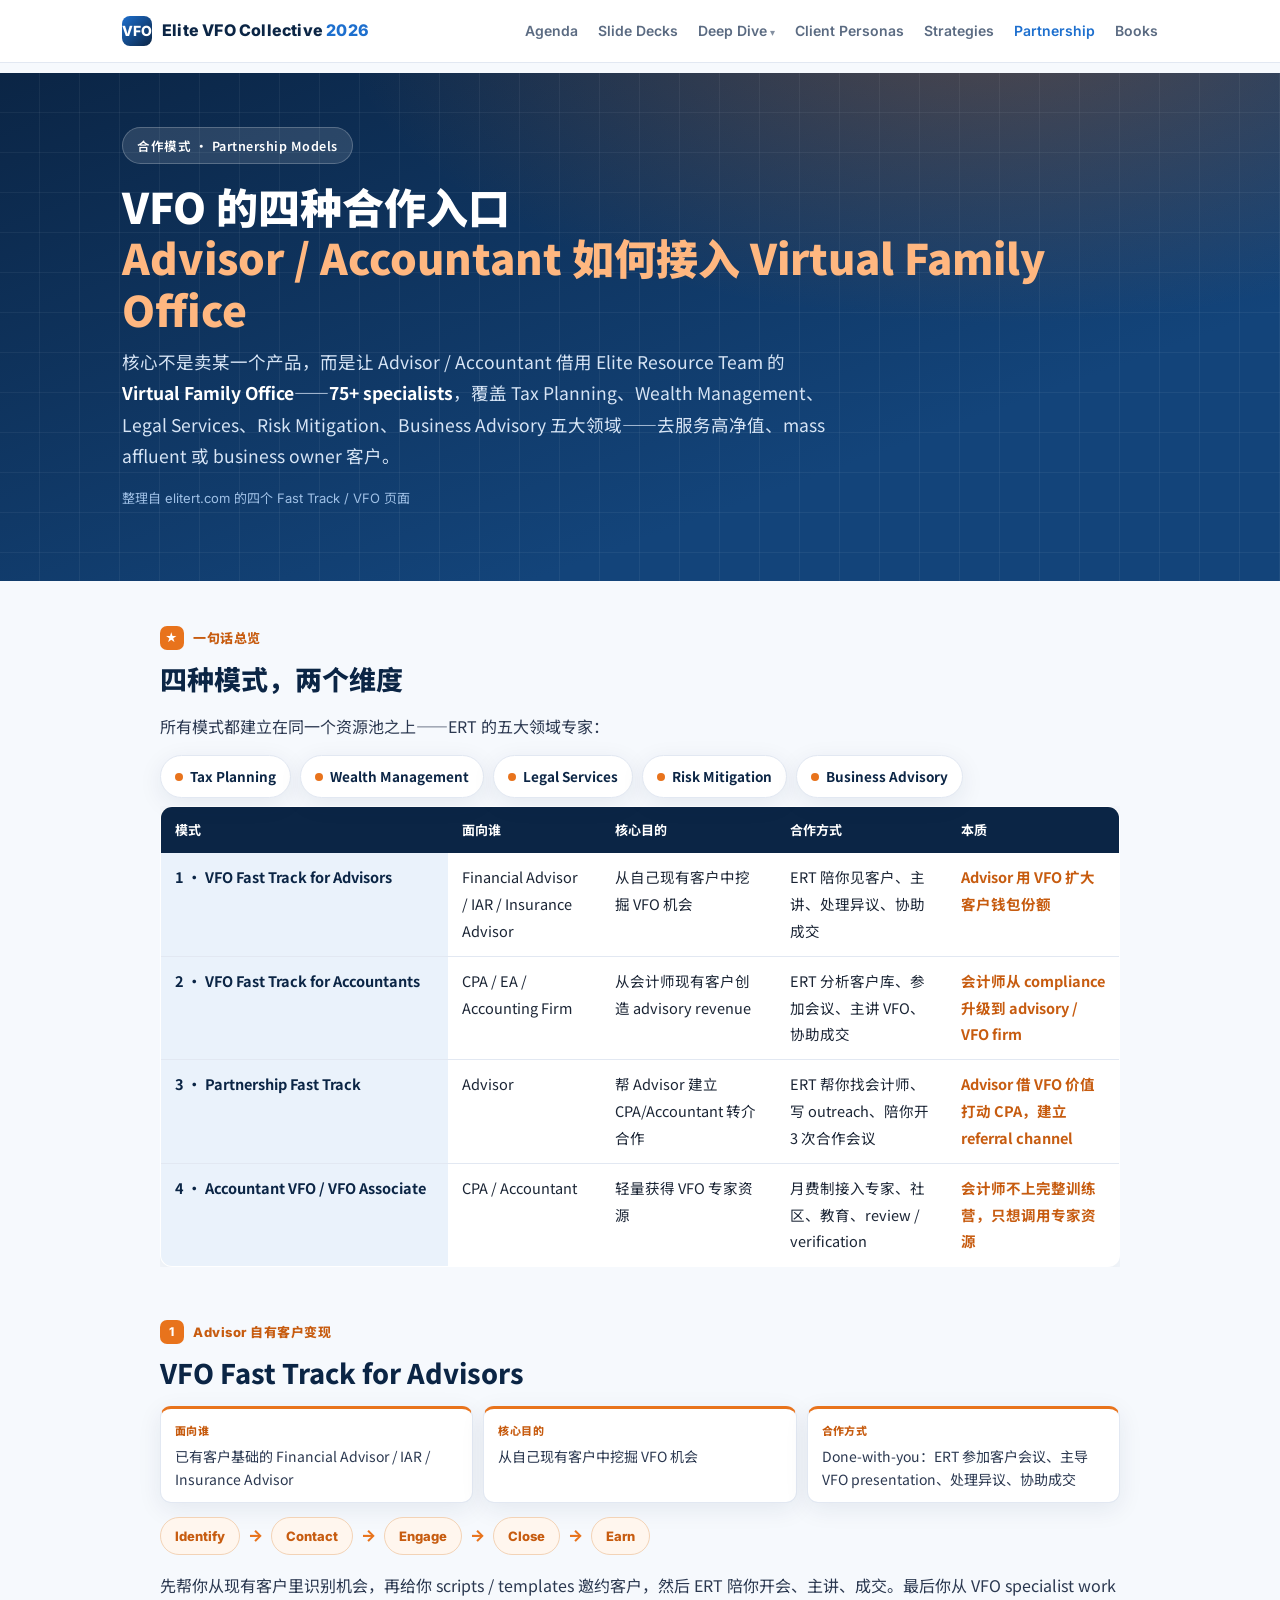
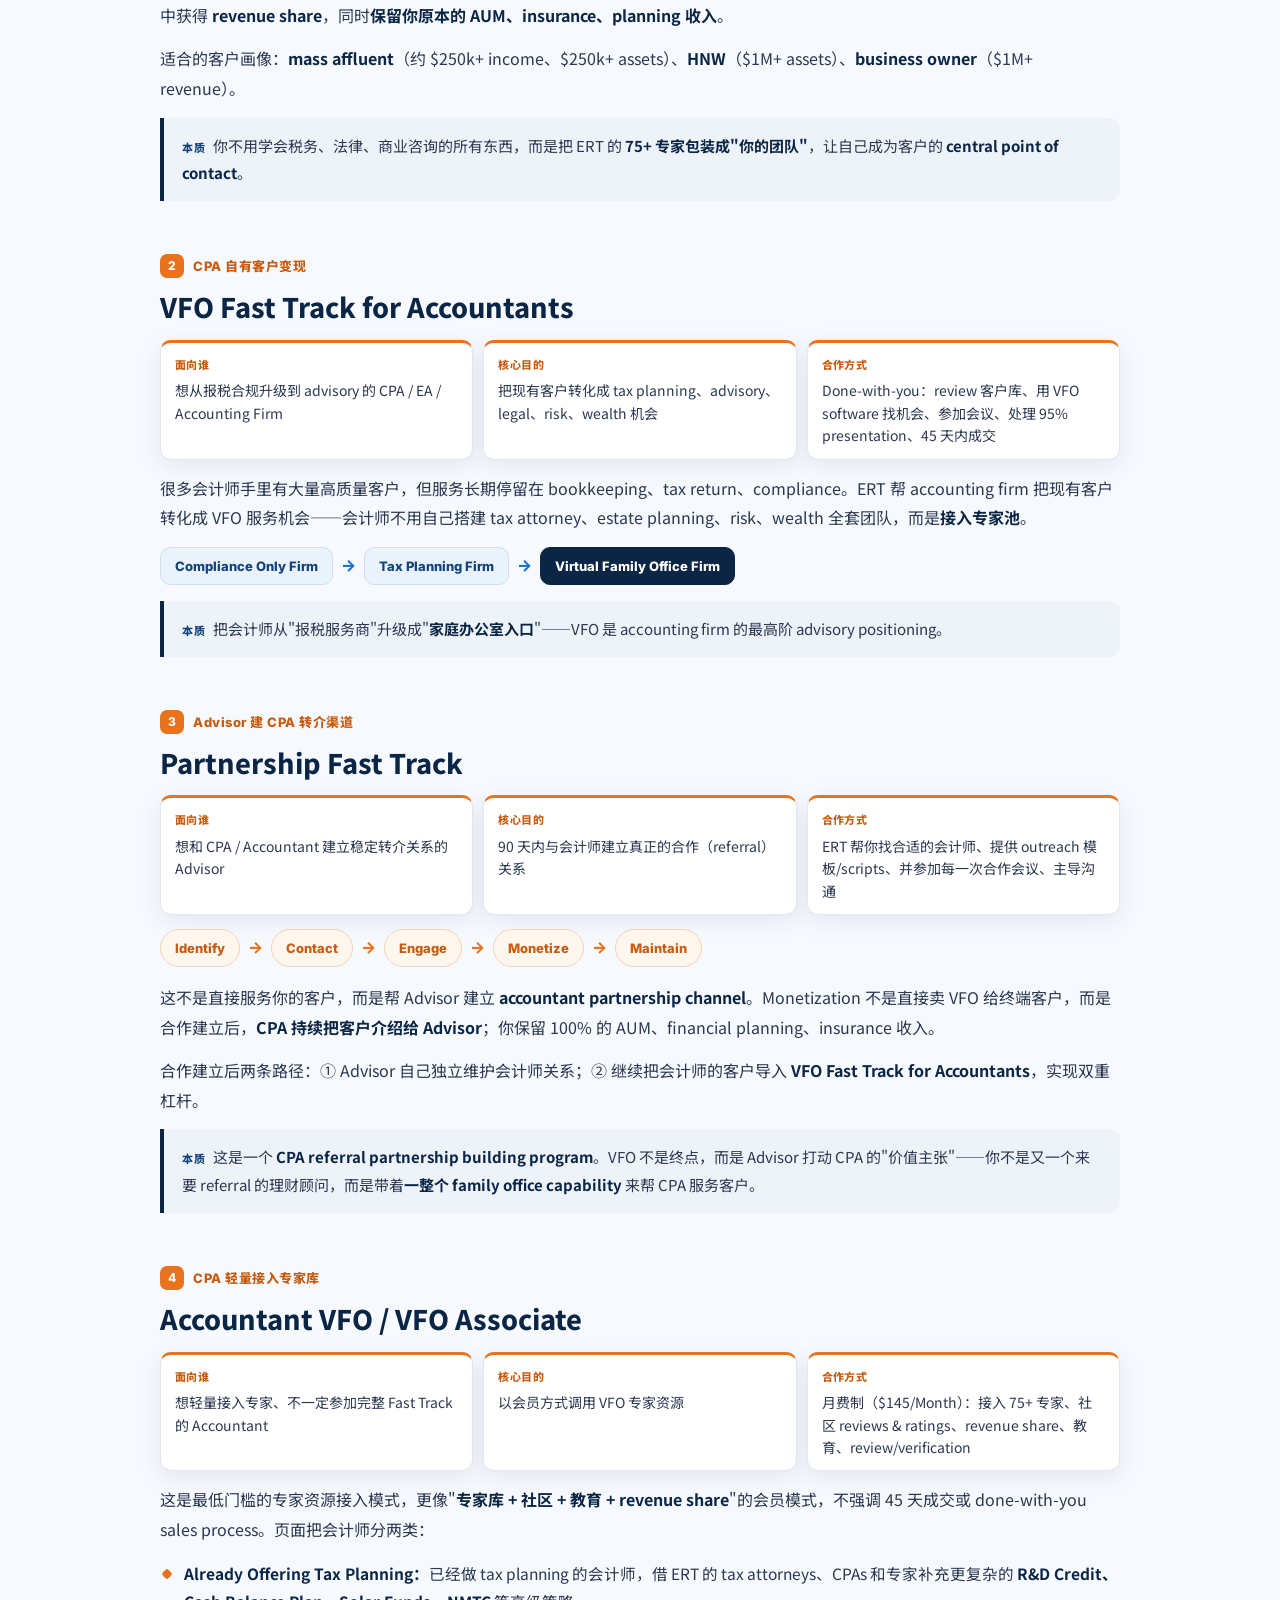
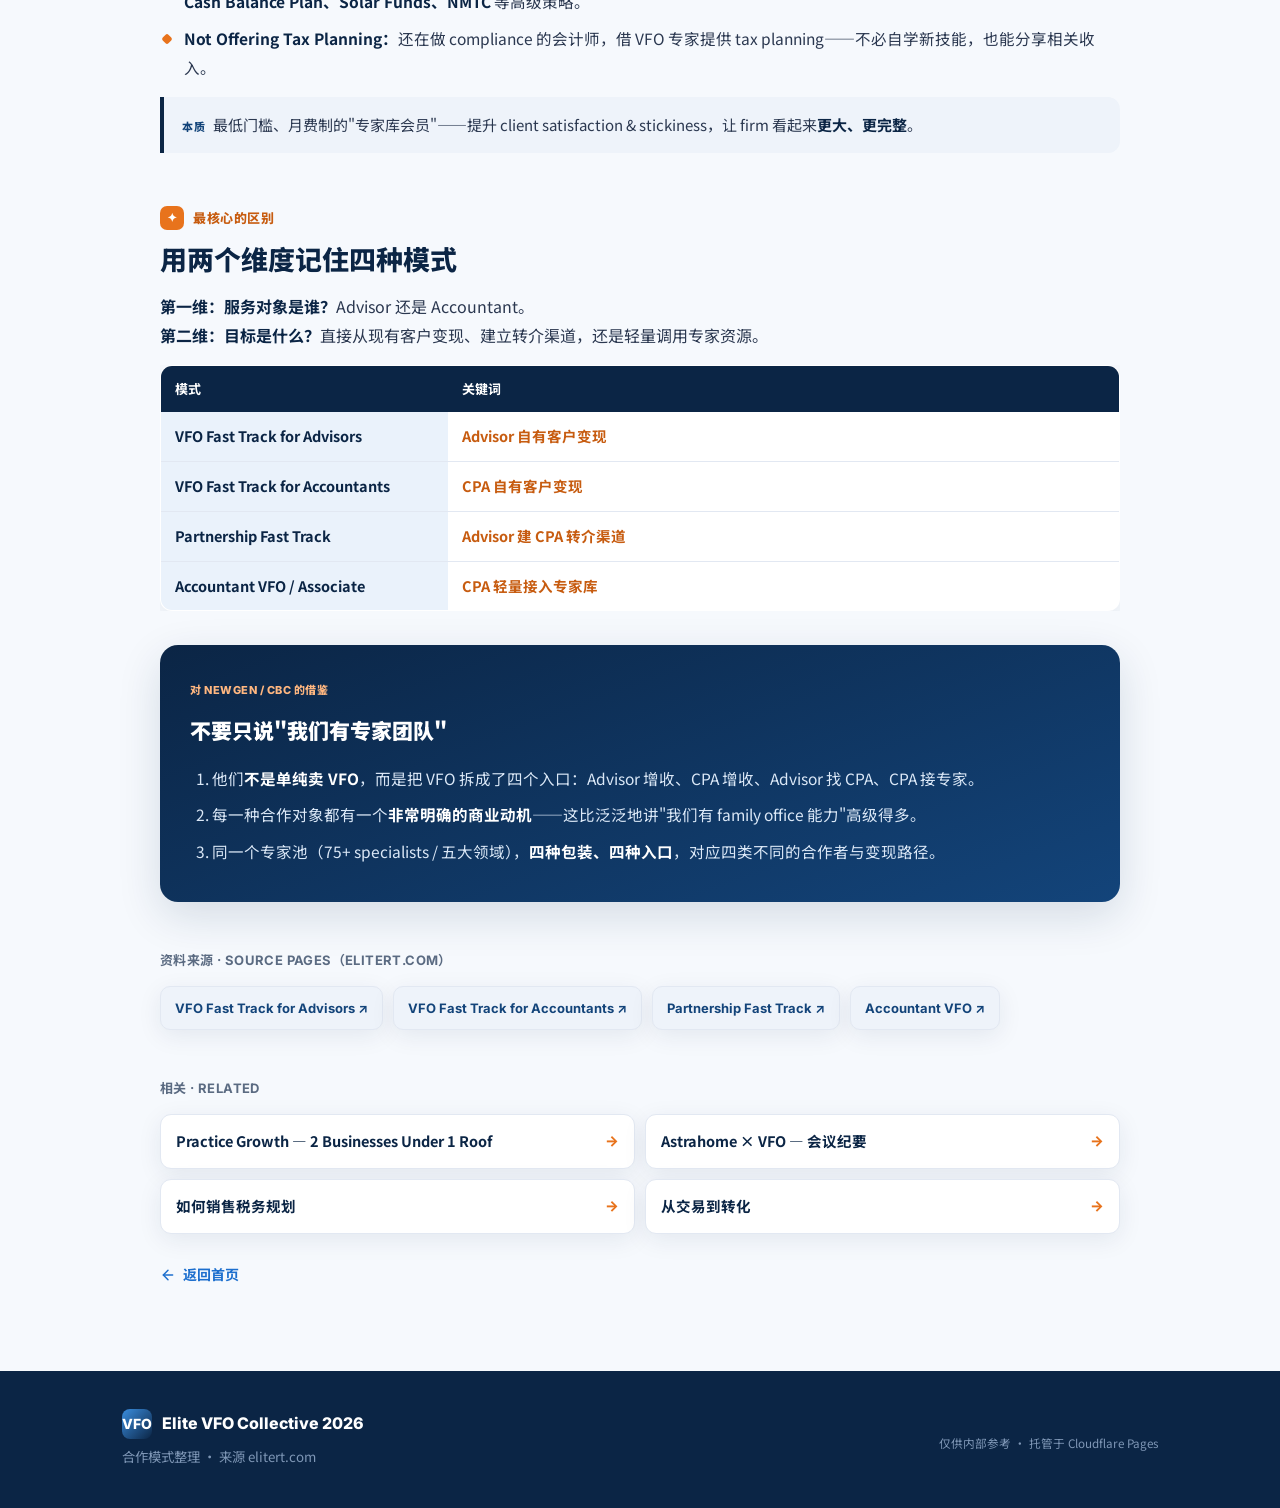
<file: site/public/partnership.html>
<!DOCTYPE html>
<html lang="zh">
<head>
<meta charset="UTF-8" />
<meta name="viewport" content="width=device-width, initial-scale=1.0" />
<title>VFO 的四种合作入口 — Partnership Models | VFO 2026</title>
<meta name="description" content="把 Elite Resource Team 的 Virtual Family Office 拆成四种合作入口：VFO Fast Track for Advisors / for Accountants、Partnership Fast Track、Accountant VFO（VFO Associate）——每一种合作对象都有明确的商业动机。" />
<meta name="robots" content="noindex" />
<link rel="preconnect" href="https://fonts.googleapis.com" />
<link rel="preconnect" href="https://fonts.gstatic.com" crossorigin />
<link href="https://fonts.googleapis.com/css2?family=Inter:wght@400;500;600;700;800&family=Noto+Sans+SC:wght@400;500;700;900&family=Noto+Serif+SC:wght@600;700&display=swap" rel="stylesheet" />
<link href="deepdive.css" rel="stylesheet" />
<style>
  .col{ max-width:960px; }
  .scrollx{ overflow-x:auto; -webkit-overflow-scrolling:touch; margin:8px 0 16px; }
  .scrollx .tbl{ margin:0; min-width:760px; }
  /* domain chips */
  .domains{ display:flex; flex-wrap:wrap; gap:9px; margin:6px 0 4px; }
  .domains span{ display:inline-flex; align-items:center; gap:7px; background:#fff; border:1px solid var(--line); border-radius:999px; padding:8px 14px; font-size:13.5px; font-weight:700; color:var(--navy); box-shadow:var(--shadow); }
  .domains span::before{ content:""; width:8px; height:8px; border-radius:50%; background:var(--orange); }
  /* model meta grid */
  .mmeta{ display:grid; grid-template-columns:repeat(3,1fr); gap:10px; margin:8px 0 14px; }
  @media(max-width:680px){ .mmeta{ grid-template-columns:1fr; } }
  .mmeta .m{ background:#fff; border:1px solid var(--line); border-top:3px solid var(--orange); border-radius:11px; padding:12px 14px; box-shadow:var(--shadow); }
  .mmeta .m .k{ font-size:11px; font-weight:800; color:var(--orange-dk); text-transform:uppercase; letter-spacing:.4px; font-family:'Inter',var(--cjk); }
  .mmeta .m .v{ font-size:14px; color:#2b3850; margin-top:4px; line-height:1.6; }
  /* flow steps */
  .flow{ display:flex; flex-wrap:wrap; gap:8px; align-items:center; margin:4px 0 16px; }
  .flow .st{ background:var(--orange-bg); border:1px solid #f3d3b6; color:var(--orange-dk); border-radius:999px; padding:6px 14px; font-size:13px; font-weight:800; font-family:'Inter',var(--cjk); }
  .flow .ar{ color:var(--orange); font-weight:800; font-family:'Inter',var(--cjk); }
  /* tiers (navy variant of flow) */
  .tiers{ display:flex; flex-wrap:wrap; gap:8px; align-items:center; margin:4px 0 16px; }
  .tiers .st{ background:var(--sky); border:1px solid #cfe0f4; color:var(--blue); border-radius:10px; padding:6px 14px; font-size:13px; font-weight:800; font-family:'Inter',var(--cjk); }
  .tiers .st.top{ background:var(--navy); color:#fff; border-color:var(--navy); }
  .tiers .ar{ color:var(--accent); font-weight:800; font-family:'Inter',var(--cjk); }
  /* essence highlight */
  .essence{ margin:14px 0 4px; padding:14px 18px; border-left:4px solid var(--navy); background:#eef3fa; border-radius:0 12px 12px 0; font-size:15px; color:#2b3850; }
  .essence b{ color:var(--navy); }
  .essence .lbl{ font-family:'Inter',var(--cjk); font-size:11px; font-weight:800; letter-spacing:.5px; color:var(--blue); text-transform:uppercase; margin-right:8px; }
  /* source chips */
  .srcrow{ display:flex; flex-wrap:wrap; gap:10px; margin-top:8px; }
  .srcrow a{ display:inline-flex; align-items:center; gap:7px; font-family:'Inter',var(--cjk); font-size:13px; font-weight:700; padding:9px 14px; border-radius:10px; background:#eef3fa; color:var(--blue); border:1px solid var(--line); }
  .srcrow a:hover{ background:#e1ebf7; color:var(--accent); }
</style>
</head>
<body>

<article>
  <section class="hero">
    <div class="wrap">
      <span class="eyebrow">合作模式 · Partnership Models</span>
      <h1>VFO 的四种合作入口<br/><span>Advisor / Accountant 如何接入 Virtual Family Office</span></h1>
      <p class="lede">核心不是卖某一个产品，而是让 Advisor / Accountant 借用 Elite Resource Team 的 <b style="color:#fff">Virtual Family Office</b>——<b style="color:#fff">75+ specialists</b>，覆盖 Tax Planning、Wealth Management、Legal Services、Risk Mitigation、Business Advisory 五大领域——去服务高净值、mass affluent 或 business owner 客户。</p>
      <p class="src" style="color:#9fc0e6;margin-top:14px;font-family:'Inter',var(--cjk);font-size:13px;">整理自 elitert.com 的四个 Fast Track / VFO 页面</p>
    </div>
  </section>

  <div class="wrap"><div class="col">

    <!-- OVERVIEW -->
    <section class="sec" id="overview" style="margin-top:40px;">
      <div class="kicker"><span class="no">★</span> 一句话总览</div>
      <h2>四种模式，两个维度</h2>
      <p>所有模式都建立在同一个资源池之上——ERT 的五大领域专家：</p>
      <div class="domains">
        <span>Tax Planning</span><span>Wealth Management</span><span>Legal Services</span><span>Risk Mitigation</span><span>Business Advisory</span>
      </div>
      <div class="scrollx">
        <table class="tbl">
          <thead><tr><th>模式</th><th>面向谁</th><th>核心目的</th><th>合作方式</th><th>本质</th></tr></thead>
          <tbody>
            <tr><th>1 · VFO Fast Track for Advisors</th><td>Financial Advisor / IAR / Insurance Advisor</td><td>从自己现有客户中挖掘 VFO 机会</td><td>ERT 陪你见客户、主讲、处理异议、协助成交</td><td><b>Advisor 用 VFO 扩大客户钱包份额</b></td></tr>
            <tr><th>2 · VFO Fast Track for Accountants</th><td>CPA / EA / Accounting Firm</td><td>从会计师现有客户创造 advisory revenue</td><td>ERT 分析客户库、参加会议、主讲 VFO、协助成交</td><td><b>会计师从 compliance 升级到 advisory / VFO firm</b></td></tr>
            <tr><th>3 · Partnership Fast Track</th><td>Advisor</td><td>帮 Advisor 建立 CPA/Accountant 转介合作</td><td>ERT 帮你找会计师、写 outreach、陪你开 3 次合作会议</td><td><b>Advisor 借 VFO 价值打动 CPA，建立 referral channel</b></td></tr>
            <tr><th>4 · Accountant VFO / VFO Associate</th><td>CPA / Accountant</td><td>轻量获得 VFO 专家资源</td><td>月费制接入专家、社区、教育、review / verification</td><td><b>会计师不上完整训练营，只想调用专家资源</b></td></tr>
          </tbody>
        </table>
      </div>
    </section>

    <!-- MODEL 1 -->
    <section class="sec" id="m1">
      <div class="kicker"><span class="no">1</span> Advisor 自有客户变现</div>
      <h2>VFO Fast Track for Advisors</h2>
      <div class="mmeta">
        <div class="m"><div class="k">面向谁</div><div class="v">已有客户基础的 Financial Advisor / IAR / Insurance Advisor</div></div>
        <div class="m"><div class="k">核心目的</div><div class="v">从自己现有客户中挖掘 VFO 机会</div></div>
        <div class="m"><div class="k">合作方式</div><div class="v">Done-with-you：ERT 参加客户会议、主导 VFO presentation、处理异议、协助成交</div></div>
      </div>
      <div class="flow"><span class="st">Identify</span><span class="ar">→</span><span class="st">Contact</span><span class="ar">→</span><span class="st">Engage</span><span class="ar">→</span><span class="st">Close</span><span class="ar">→</span><span class="st">Earn</span></div>
      <p>先帮你从现有客户里识别机会，再给你 scripts / templates 邀约客户，然后 ERT 陪你开会、主讲、成交。最后你从 VFO specialist work 中获得 <b>revenue share</b>，同时<b>保留你原本的 AUM、insurance、planning 收入</b>。</p>
      <p>适合的客户画像：<b>mass affluent</b>（约 $250k+ income、$250k+ assets）、<b>HNW</b>（$1M+ assets）、<b>business owner</b>（$1M+ revenue）。</p>
      <div class="essence"><span class="lbl">本质</span>你不用学会税务、法律、商业咨询的所有东西，而是把 ERT 的 <b>75+ 专家包装成"你的团队"</b>，让自己成为客户的 <b>central point of contact</b>。</div>
    </section>

    <!-- MODEL 2 -->
    <section class="sec" id="m2">
      <div class="kicker"><span class="no">2</span> CPA 自有客户变现</div>
      <h2>VFO Fast Track for Accountants</h2>
      <div class="mmeta">
        <div class="m"><div class="k">面向谁</div><div class="v">想从报税合规升级到 advisory 的 CPA / EA / Accounting Firm</div></div>
        <div class="m"><div class="k">核心目的</div><div class="v">把现有客户转化成 tax planning、advisory、legal、risk、wealth 机会</div></div>
        <div class="m"><div class="k">合作方式</div><div class="v">Done-with-you：review 客户库、用 VFO software 找机会、参加会议、处理 95% presentation、45 天内成交</div></div>
      </div>
      <p>很多会计师手里有大量高质量客户，但服务长期停留在 bookkeeping、tax return、compliance。ERT 帮 accounting firm 把现有客户转化成 VFO 服务机会——会计师不用自己搭建 tax attorney、estate planning、risk、wealth 全套团队，而是<b>接入专家池</b>。</p>
      <div class="tiers"><span class="st">Compliance Only Firm</span><span class="ar">→</span><span class="st">Tax Planning Firm</span><span class="ar">→</span><span class="st top">Virtual Family Office Firm</span></div>
      <div class="essence"><span class="lbl">本质</span>把会计师从"报税服务商"升级成"<b>家庭办公室入口</b>"——VFO 是 accounting firm 的最高阶 advisory positioning。</div>
    </section>

    <!-- MODEL 3 -->
    <section class="sec" id="m3">
      <div class="kicker"><span class="no">3</span> Advisor 建 CPA 转介渠道</div>
      <h2>Partnership Fast Track</h2>
      <div class="mmeta">
        <div class="m"><div class="k">面向谁</div><div class="v">想和 CPA / Accountant 建立稳定转介关系的 Advisor</div></div>
        <div class="m"><div class="k">核心目的</div><div class="v">90 天内与会计师建立真正的合作（referral）关系</div></div>
        <div class="m"><div class="k">合作方式</div><div class="v">ERT 帮你找合适的会计师、提供 outreach 模板/scripts、并参加每一次合作会议、主导沟通</div></div>
      </div>
      <div class="flow"><span class="st">Identify</span><span class="ar">→</span><span class="st">Contact</span><span class="ar">→</span><span class="st">Engage</span><span class="ar">→</span><span class="st">Monetize</span><span class="ar">→</span><span class="st">Maintain</span></div>
      <p>这不是直接服务你的客户，而是帮 Advisor 建立 <b>accountant partnership channel</b>。Monetization 不是直接卖 VFO 给终端客户，而是合作建立后，<b>CPA 持续把客户介绍给 Advisor</b>；你保留 100% 的 AUM、financial planning、insurance 收入。</p>
      <p>合作建立后两条路径：① Advisor 自己独立维护会计师关系；② 继续把会计师的客户导入 <b>VFO Fast Track for Accountants</b>，实现双重杠杆。</p>
      <div class="essence"><span class="lbl">本质</span>这是一个 <b>CPA referral partnership building program</b>。VFO 不是终点，而是 Advisor 打动 CPA 的"价值主张"——你不是又一个来要 referral 的理财顾问，而是带着<b>一整个 family office capability</b> 来帮 CPA 服务客户。</div>
    </section>

    <!-- MODEL 4 -->
    <section class="sec" id="m4">
      <div class="kicker"><span class="no">4</span> CPA 轻量接入专家库</div>
      <h2>Accountant VFO / VFO Associate</h2>
      <div class="mmeta">
        <div class="m"><div class="k">面向谁</div><div class="v">想轻量接入专家、不一定参加完整 Fast Track 的 Accountant</div></div>
        <div class="m"><div class="k">核心目的</div><div class="v">以会员方式调用 VFO 专家资源</div></div>
        <div class="m"><div class="k">合作方式</div><div class="v">月费制（$145/Month）：接入 75+ 专家、社区 reviews & ratings、revenue share、教育、review/verification</div></div>
      </div>
      <p>这是最低门槛的专家资源接入模式，更像"<b>专家库 + 社区 + 教育 + revenue share</b>"的会员模式，不强调 45 天成交或 done-with-you sales process。页面把会计师分两类：</p>
      <ul class="lst">
        <li><b>Already Offering Tax Planning：</b>已经做 tax planning 的会计师，借 ERT 的 tax attorneys、CPAs 和专家补充更复杂的 <b>R&D Credit、Cash Balance Plan、Solar Funds、NMTC</b> 等高级策略。</li>
        <li><b>Not Offering Tax Planning：</b>还在做 compliance 的会计师，借 VFO 专家提供 tax planning——不必自学新技能，也能分享相关收入。</li>
      </ul>
      <div class="essence"><span class="lbl">本质</span>最低门槛、月费制的"专家库会员"——提升 client satisfaction & stickiness，让 firm 看起来<b>更大、更完整</b>。</div>
    </section>

    <!-- DIFFERENCES -->
    <section class="sec" id="diff">
      <div class="kicker"><span class="no">✦</span> 最核心的区别</div>
      <h2>用两个维度记住四种模式</h2>
      <p><b>第一维：服务对象是谁？</b>Advisor 还是 Accountant。<br/><b>第二维：目标是什么？</b>直接从现有客户变现、建立转介渠道，还是轻量调用专家资源。</p>
      <div class="scrollx">
        <table class="tbl">
          <thead><tr><th>模式</th><th>关键词</th></tr></thead>
          <tbody>
            <tr><th>VFO Fast Track for Advisors</th><td><b>Advisor 自有客户变现</b></td></tr>
            <tr><th>VFO Fast Track for Accountants</th><td><b>CPA 自有客户变现</b></td></tr>
            <tr><th>Partnership Fast Track</th><td><b>Advisor 建 CPA 转介渠道</b></td></tr>
            <tr><th>Accountant VFO / Associate</th><td><b>CPA 轻量接入专家库</b></td></tr>
          </tbody>
        </table>
      </div>
    </section>

    <div class="takeaways">
      <span class="badge">对 NewGen / CBC 的借鉴</span>
      <h3>不要只说"我们有专家团队"</h3>
      <ol>
        <li>他们<b>不是单纯卖 VFO</b>，而是把 VFO 拆成了四个入口：Advisor 增收、CPA 增收、Advisor 找 CPA、CPA 接专家。</li>
        <li>每一种合作对象都有一个<b>非常明确的商业动机</b>——这比泛泛地讲"我们有 family office 能力"高级得多。</li>
        <li>同一个专家池（75+ specialists / 五大领域），<b>四种包装、四种入口</b>，对应四类不同的合作者与变现路径。</li>
      </ol>
    </div>

    <div class="more">
      <h4>资料来源 · Source Pages（elitert.com）</h4>
      <div class="srcrow">
        <a href="https://elitert.com/vfo-fast-track-for-advisors" target="_blank" rel="noopener">VFO Fast Track for Advisors ↗</a>
        <a href="https://elitert.com/vfo-fast-track-for-accountants-1" target="_blank" rel="noopener">VFO Fast Track for Accountants ↗</a>
        <a href="https://elitert.com/partnership-fast-track" target="_blank" rel="noopener">Partnership Fast Track ↗</a>
        <a href="https://elitert.com/accountant-vfo" target="_blank" rel="noopener">Accountant VFO ↗</a>
      </div>
    </div>

    <div class="more">
      <h4>相关 · Related</h4>
      <div class="grid">
        <a href="business.html">Practice Growth — 2 Businesses Under 1 Roof<span class="ar">→</span></a>
        <a href="meeting-summary.html">Astrahome × VFO — 会议纪要<span class="ar">→</span></a>
        <a href="selling-tax-plans.html">如何销售税务规划<span class="ar">→</span></a>
        <a href="transformation.html">从交易到转化<span class="ar">→</span></a>
      </div>
    </div>

    <a class="backlink" href="index.html">
      <svg viewBox="0 0 24 24" fill="none" stroke="currentColor" stroke-width="2.2" stroke-linecap="round" stroke-linejoin="round"><line x1="19" y1="12" x2="5" y2="12"/><polyline points="12 19 5 12 12 5"/></svg>
      返回首页
    </a>

  </div></div>
</article>

<footer class="site">
  <div class="wrap row-f">
    <div><div class="brand"><span class="mark" style="background:linear-gradient(135deg,#3a8dde,#0b2545)">VFO</span> Elite VFO Collective 2026</div>
      <small>合作模式整理 · 来源 elitert.com</small></div>
    <div style="text-align:right;font-size:14px;"><small>仅供内部参考 · 托管于 Cloudflare Pages</small></div>
  </div>
</footer>

<script src="nav.js" defer></script>
</body>
</html>
</file>
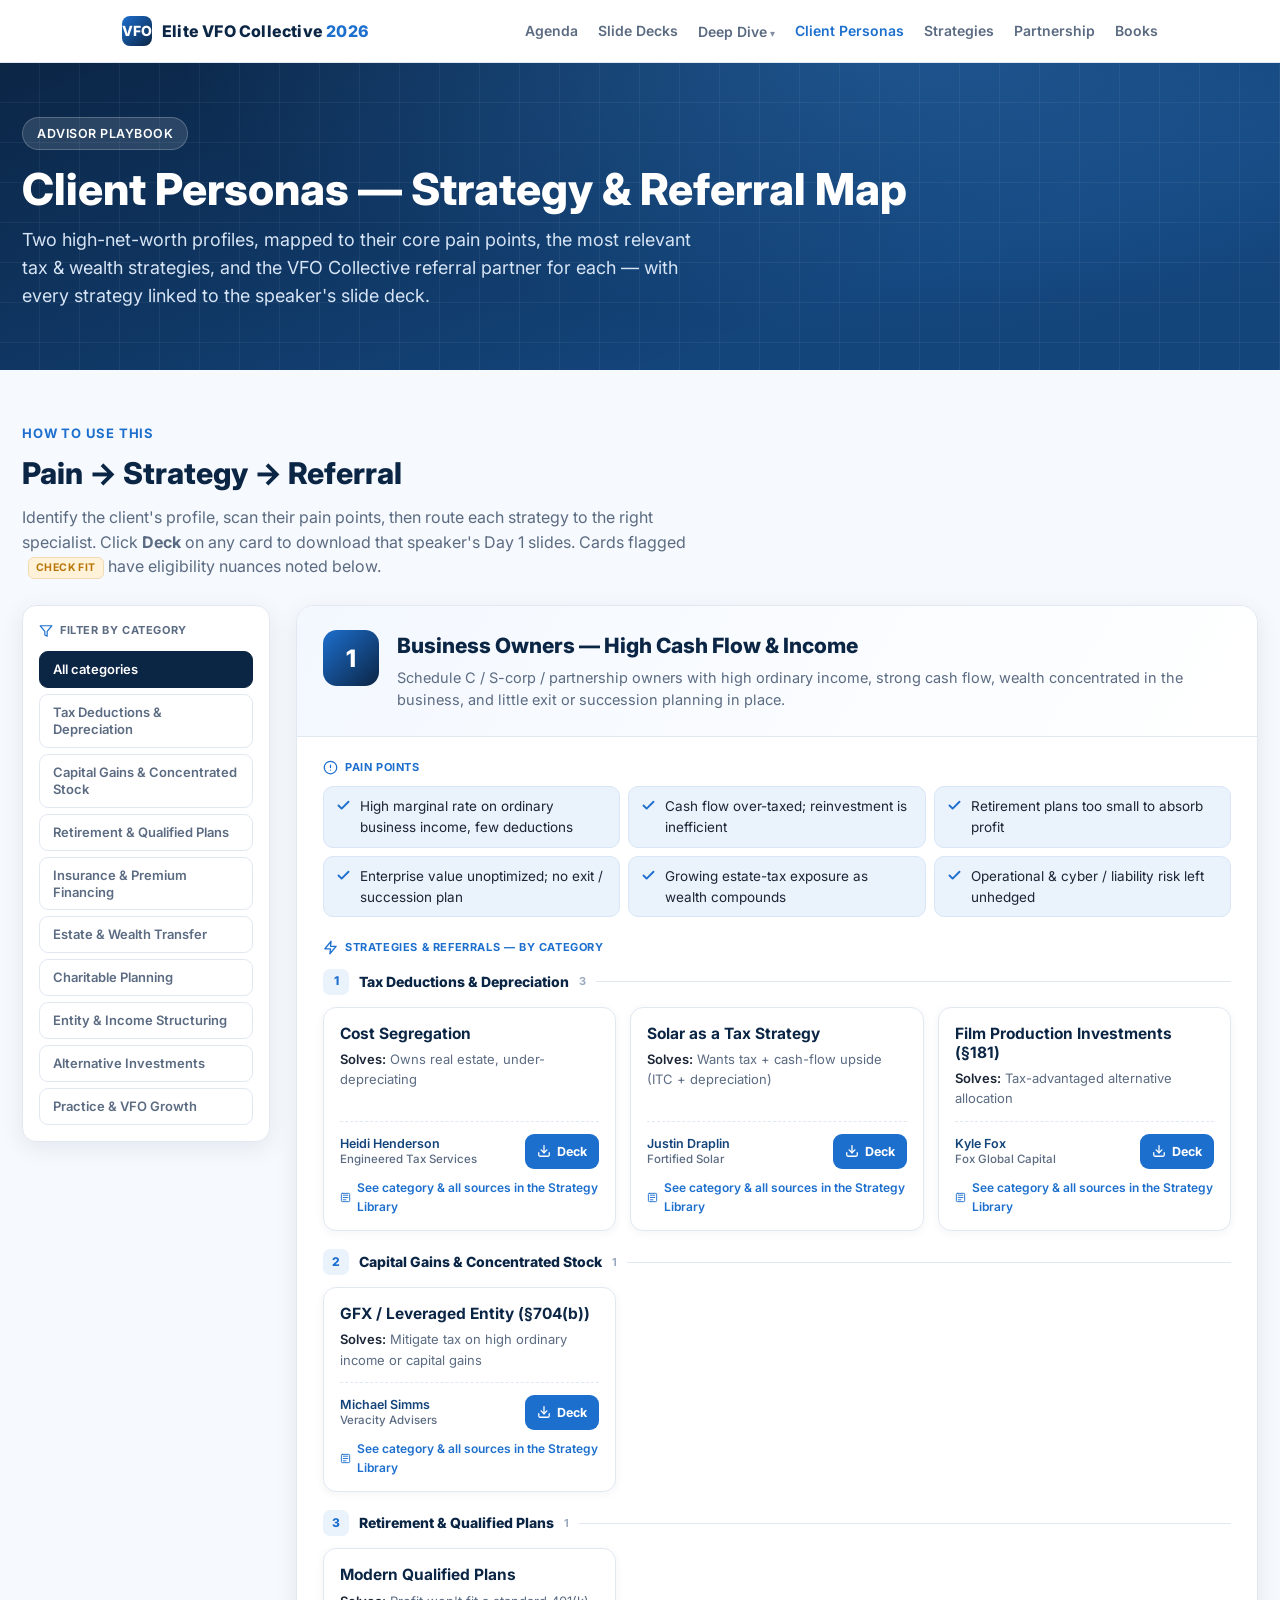
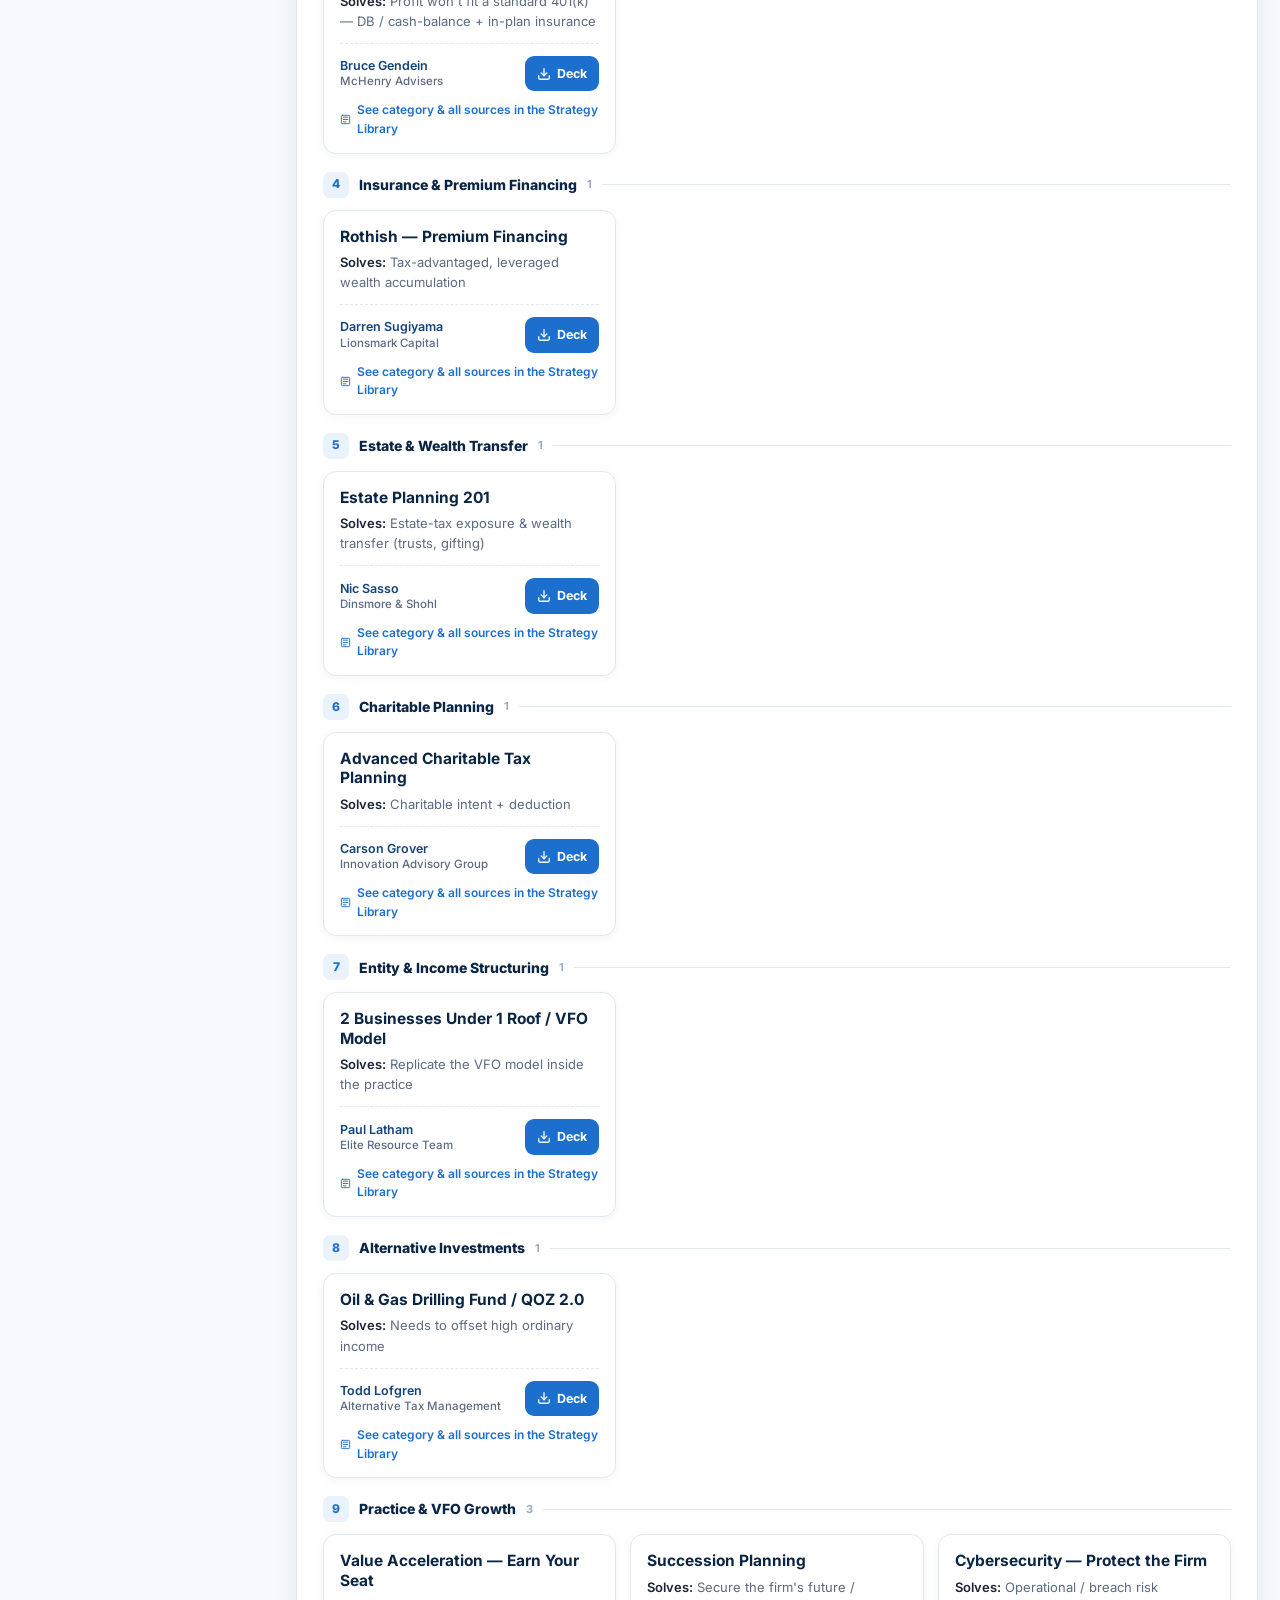
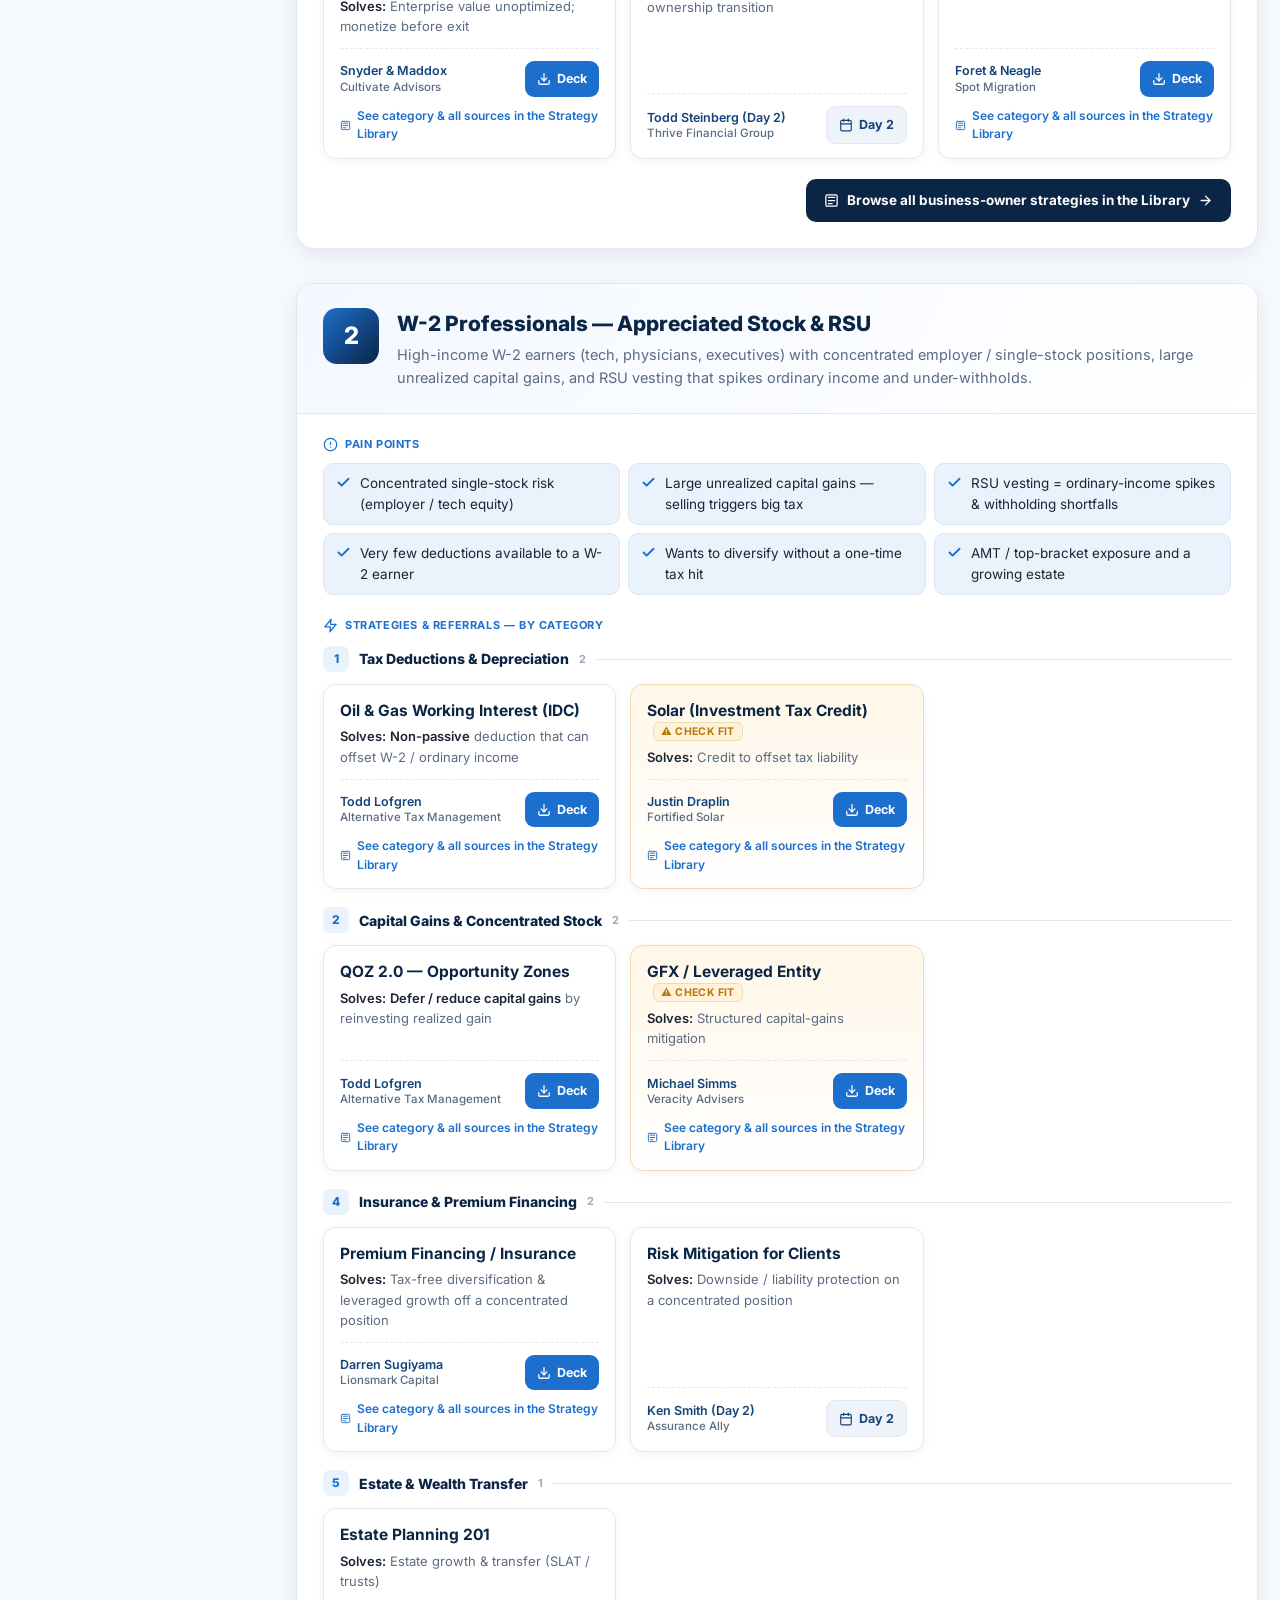
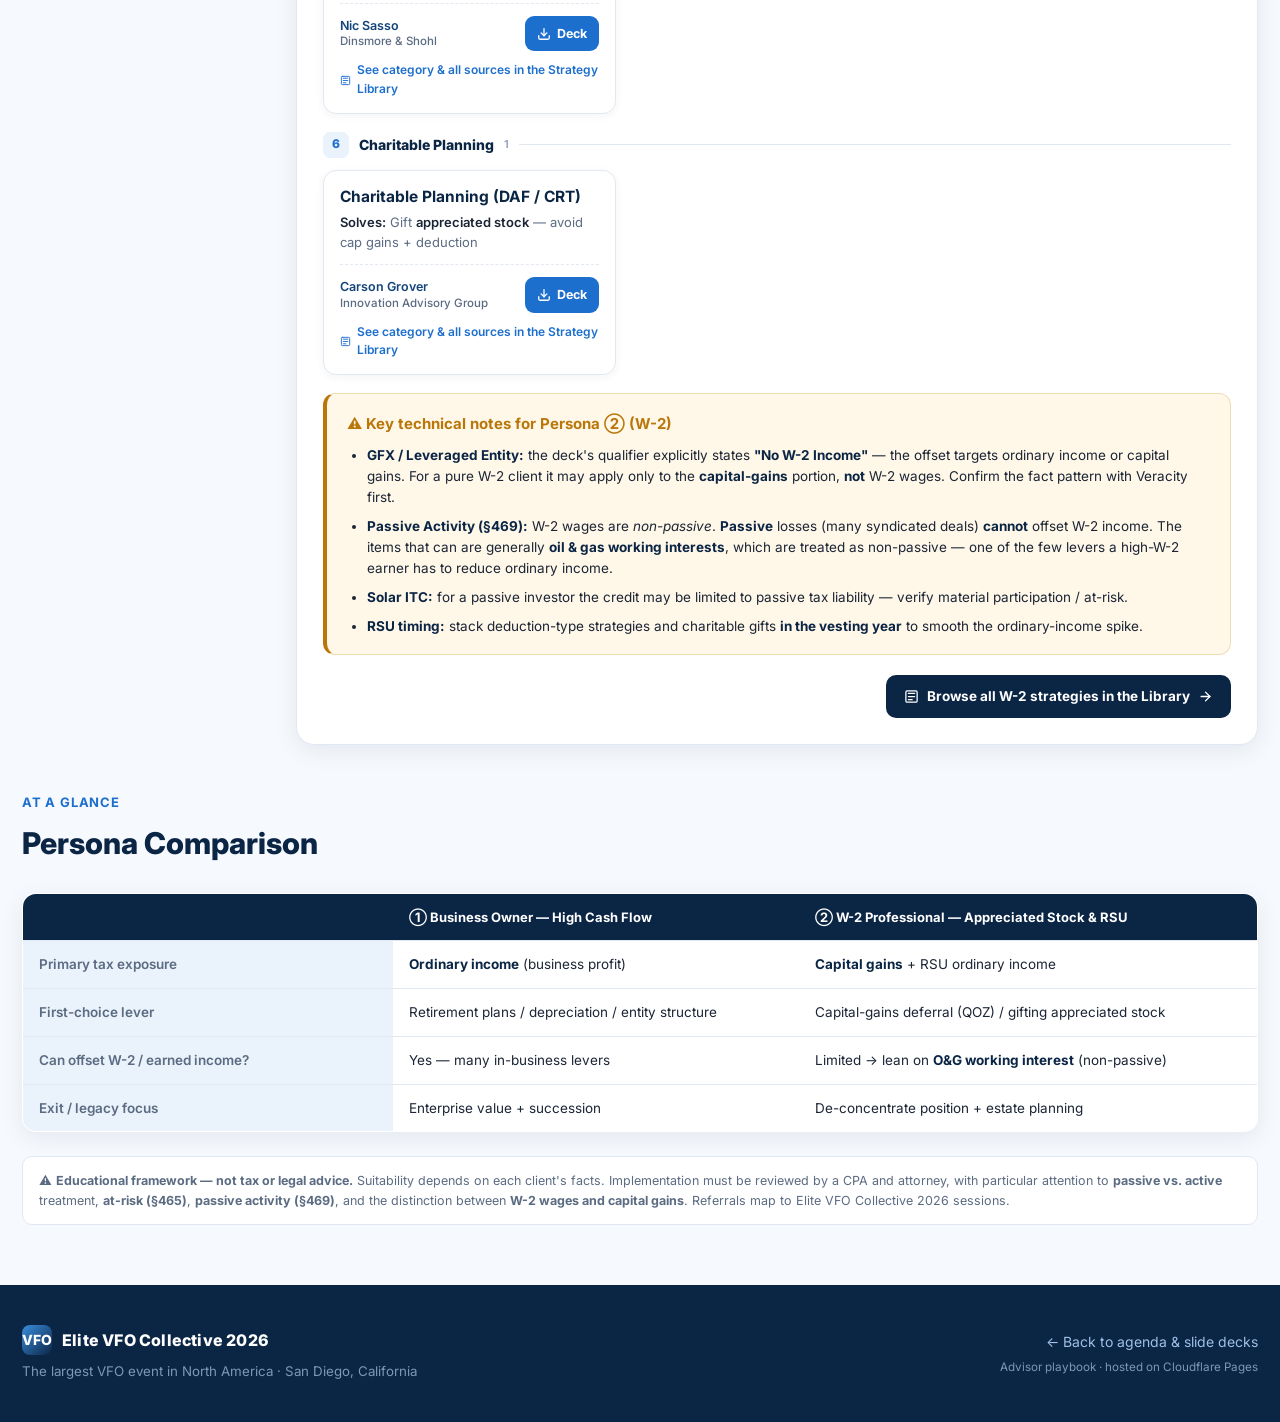
<file: site/public/personas.html>
<!DOCTYPE html>
<html lang="en">
<head>
<meta charset="UTF-8" />
<meta name="viewport" content="width=device-width, initial-scale=1.0" />
<title>Client Personas — Strategy &amp; Referral Map | Elite VFO Collective 2026</title>
<meta name="description" content="Two high-net-worth client personas — business owners and W-2 professionals — mapped to pain points, suitable strategies, and referral partners with slide-deck downloads." />
<link rel="preconnect" href="https://fonts.googleapis.com" />
<link rel="preconnect" href="https://fonts.gstatic.com" crossorigin />
<link href="https://fonts.googleapis.com/css2?family=Inter:wght@400;500;600;700;800&display=swap" rel="stylesheet" />
<style>
  :root {
    --navy: #0b2545; --blue: #13447a; --accent: #1d6fce; --accent-2: #3a8dde;
    --sky: #eaf2fb; --ink: #1b2535; --muted: #5b6b82; --line: #e2e8f2; --bg: #f6f9fd; --white: #fff;
    --radius: 14px; --shadow: 0 6px 24px rgba(13,40,80,.08); --shadow-lg: 0 14px 44px rgba(13,40,80,.14);
    --amber: #b9770a; --amber-bg: #fff7e8;
  }
  * { box-sizing: border-box; }
  html { scroll-behavior: smooth; }
  body { margin:0; font-family:'Inter',system-ui,-apple-system,Segoe UI,Roboto,sans-serif; color:var(--ink);
    background:var(--bg); line-height:1.55; -webkit-font-smoothing:antialiased; }
  a { color: var(--accent); text-decoration: none; }
  .wrap { max-width: 1320px; margin: 0 auto; padding: 0 22px; }

  header.site { position: sticky; top:0; z-index:50; background: rgba(255,255,255,.92);
    backdrop-filter: saturate(180%) blur(10px); border-bottom: 1px solid var(--line); }
  .nav { display:flex; align-items:center; justify-content:space-between; height:62px; }
  .brand { display:flex; align-items:center; gap:10px; font-weight:800; color:var(--navy); letter-spacing:.2px; }
  .brand .mark { width:30px; height:30px; border-radius:8px; background:linear-gradient(135deg,var(--accent),var(--navy));
    display:grid; place-items:center; color:#fff; font-size:14px; font-weight:800; }
  .nav nav a { color:var(--muted); font-weight:600; font-size:14px; margin-left:20px; }
  .nav nav a:hover, .nav nav a.active { color:var(--accent); }
  @media (max-width:680px){ .nav nav a { margin-left:13px; font-size:13px; } .brand .label{ display:none; } }

  .hero { background: radial-gradient(1200px 500px at 70% -10%, rgba(58,141,222,.35), transparent 60%),
      linear-gradient(160deg, var(--navy) 0%, var(--blue) 70%); color:#fff; padding:54px 0 60px; position:relative; overflow:hidden; }
  .hero:after { content:""; position:absolute; inset:0;
    background:url("data:image/svg+xml,%3Csvg xmlns='http://www.w3.org/2000/svg' width='40' height='40'%3E%3Cpath d='M0 39.5H40M39.5 0V40' stroke='%23ffffff' stroke-opacity='0.05'/%3E%3C/svg%3E"); pointer-events:none; }
  .hero .wrap { position:relative; z-index:1; }
  .eyebrow { display:inline-block; background:rgba(255,255,255,.12); border:1px solid rgba(255,255,255,.22);
    padding:6px 14px; border-radius:999px; font-size:12.5px; font-weight:600; letter-spacing:.5px; text-transform:uppercase; margin-bottom:16px; }
  .hero h1 { font-size: clamp(28px,4.6vw,44px); line-height:1.08; margin:0 0 12px; font-weight:800; }
  .hero p.lede { font-size: clamp(15px,2vw,18px); color:#d6e4f5; max-width:680px; margin:0; }

  section { padding: 50px 0; }
  .sec-head { margin-bottom: 26px; }
  .sec-head .tag { color:var(--accent); font-weight:700; font-size:13px; text-transform:uppercase; letter-spacing:.8px; }
  .sec-head h2 { font-size: clamp(22px,3.2vw,30px); margin:6px 0 8px; color:var(--navy); font-weight:800; }
  .sec-head p { color:var(--muted); margin:0; max-width:680px; }

  /* Persona header band */
  .persona { background:#fff; border:1px solid var(--line); border-radius:18px; box-shadow:var(--shadow); overflow:hidden; margin-bottom:34px; }
  .persona-top { display:flex; gap:18px; align-items:flex-start; padding:24px 26px; background:linear-gradient(120deg,#f3f8ff,#ffffff); border-bottom:1px solid var(--line); }
  .persona-num { flex:0 0 56px; width:56px; height:56px; border-radius:14px; display:grid; place-items:center;
    background:linear-gradient(135deg,var(--accent),var(--navy)); color:#fff; font-size:24px; font-weight:800; }
  .persona-top h3 { margin:0 0 4px; font-size:21px; color:var(--navy); font-weight:800; }
  .persona-top .desc { color:var(--muted); font-size:14.5px; margin:0; }
  .persona-body { padding: 22px 26px 26px; }

  .pains { margin-bottom:22px; }
  .pains .lbl { font-size:11px; font-weight:700; letter-spacing:.6px; text-transform:uppercase; color:var(--accent); margin-bottom:10px; display:flex; align-items:center; gap:7px; }
  .pains .lbl svg { width:15px; height:15px; }
  .pain-list { display:grid; grid-template-columns: repeat(auto-fill, minmax(260px,1fr)); gap:8px; }
  .pain { display:flex; gap:9px; align-items:flex-start; font-size:13.5px; color:var(--ink); background:var(--sky);
    border:1px solid #d8e6f7; border-radius:10px; padding:9px 12px; }
  .pain svg { flex:0 0 15px; width:15px; height:15px; color:var(--accent); margin-top:2px; }

  .strat-lbl { font-size:11px; font-weight:700; letter-spacing:.6px; text-transform:uppercase; color:var(--accent); margin:6px 0 12px; display:flex; align-items:center; gap:7px; }
  .strat-lbl svg { width:15px; height:15px; }
  /* Sidebar layout */
  .layout { display:grid; grid-template-columns:248px 1fr; gap:26px; align-items:start; }
  .sidebar { position:sticky; top:78px; }
  .sidebar-inner { background:#fff; border:1px solid var(--line); border-radius:var(--radius); box-shadow:var(--shadow); padding:16px; }
  .sidebar .flabel { font-size:11px; font-weight:700; text-transform:uppercase; letter-spacing:.6px; color:var(--muted); margin-bottom:12px; display:flex; align-items:center; gap:7px; }
  .sidebar .flabel svg { width:14px; height:14px; color:var(--accent); }
  .catlist { display:flex; flex-direction:column; gap:6px; }
  .chipbtn { border:1px solid var(--line); background:#fff; color:var(--muted); font-weight:600; font-size:13px;
    padding:9px 13px; border-radius:9px; cursor:pointer; transition:.15s; font-family:inherit; text-align:left; width:100%; line-height:1.3; }
  .chipbtn:hover { border-color:#bcd3ef; color:var(--accent); background:var(--sky); }
  .chipbtn.active { background:var(--navy); color:#fff; border-color:var(--navy); }
  .nogroup { font-size:13px; color:var(--muted); background:var(--sky); border:1px dashed #d8e6f7; border-radius:10px; padding:12px 14px; }
  @media (max-width:860px){
    .layout { grid-template-columns:1fr; gap:18px; }
    .sidebar { position:static; }
    .catlist { flex-direction:row; flex-wrap:wrap; }
    .chipbtn { width:auto; border-radius:999px; }
  }

  .catgroup { margin-bottom:18px; }
  .catgroup:last-child { margin-bottom:0; }
  .cathead { display:flex; align-items:center; gap:10px; margin:0 0 12px; }
  .cathead .ico { flex:0 0 26px; width:26px; height:26px; border-radius:7px; display:grid; place-items:center;
    background:var(--sky); color:var(--accent); font-size:12px; font-weight:800; }
  .cathead h4 { margin:0; font-size:14px; color:var(--navy); font-weight:800; }
  .cathead .n { font-size:11px; font-weight:700; color:#9aa9bd; }
  .cathead .rule { flex:1; height:1px; background:var(--line); }
  .strats { display:grid; grid-template-columns: repeat(3, 1fr); gap:14px; }
  @media (max-width:1180px){ .strats { grid-template-columns: repeat(2, 1fr); } }
  @media (max-width:680px){ .strats { grid-template-columns: 1fr; } }
  .strat { border:1px solid var(--line); border-radius:13px; padding:16px 16px 14px; background:#fff; display:flex; flex-direction:column;
    transition:.16s; box-shadow:0 2px 10px rgba(13,40,80,.05); }
  .strat:hover { border-color:#cfe0f4; box-shadow:var(--shadow); transform:translateY(-2px); }
  .strat.warn { border-color:#f0dcb4; background:linear-gradient(180deg,var(--amber-bg),#fff); }
  .strat h4 { margin:0 0 6px; font-size:15.5px; color:var(--navy); font-weight:700; line-height:1.25; }
  .strat .solves { font-size:13px; color:var(--muted); margin:0 0 12px; }
  .strat .solves b { color:var(--ink); font-weight:600; }
  .strat .meta { margin-top:auto; display:flex; align-items:center; justify-content:space-between; gap:10px; padding-top:12px; border-top:1px dashed var(--line); }
  .strat .who { font-size:12.5px; color:var(--blue); font-weight:600; line-height:1.3; }
  .strat .who span { display:block; color:var(--muted); font-weight:500; font-size:11.5px; }
  .deck { flex:0 0 auto; display:inline-flex; align-items:center; gap:6px; font-size:12.5px; font-weight:700; color:#fff;
    background:var(--accent); padding:8px 12px; border-radius:9px; white-space:nowrap; transition:.16s; }
  .deck:hover { background:var(--navy); }
  .deck svg { width:14px; height:14px; }
  .deck.alt { background:#eef3fa; color:var(--blue); border:1px solid var(--line); }
  .deck.alt:hover { background:#e1ebf7; color:var(--accent); }
  .warn-tag { display:inline-flex; align-items:center; gap:5px; font-size:10.5px; font-weight:700; text-transform:uppercase; letter-spacing:.4px;
    color:var(--amber); background:#fff2d8; border:1px solid #f0dcb4; padding:2px 7px; border-radius:6px; margin-left:6px; vertical-align:middle; }

  .reflink { margin-top:10px; display:inline-flex; align-items:center; gap:6px; font-size:12px; font-weight:600; color:var(--accent); }
  .reflink:hover { text-decoration:underline; }
  .reflink svg { width:13px; height:13px; }
  .persona-cta { display:flex; justify-content:flex-end; margin-top:20px; }
  .persona-cta a { display:inline-flex; align-items:center; gap:8px; font-weight:700; font-size:13.5px; color:#fff;
    background:var(--navy); padding:11px 18px; border-radius:10px; transition:.16s; }
  .persona-cta a:hover { background:var(--accent); }
  .persona-cta svg { width:15px; height:15px; }

  .callout { background:var(--amber-bg); border:1px solid #f0dcb4; border-left:4px solid var(--amber); border-radius:12px; padding:18px 20px; margin-top:6px; }
  .callout h4 { margin:0 0 10px; color:var(--amber); font-size:15px; display:flex; align-items:center; gap:8px; }
  .callout ul { margin:0; padding-left:20px; }
  .callout li { font-size:13.5px; color:var(--ink); margin-bottom:8px; }
  .callout li:last-child { margin-bottom:0; }
  .callout b { color:var(--navy); }

  /* Compare table */
  .ctable { width:100%; border-collapse:collapse; background:#fff; border:1px solid var(--line); border-radius:var(--radius); overflow:hidden; box-shadow:var(--shadow); }
  .ctable th, .ctable td { text-align:left; padding:13px 16px; font-size:13.5px; border-top:1px solid var(--line); vertical-align:top; }
  .ctable thead th { background:var(--navy); color:#fff; font-weight:700; border:none; font-size:13px; }
  .ctable tbody th { color:var(--muted); font-weight:600; width:30%; background:var(--sky); }
  .ctable td b { color:var(--navy); }
  @media (max-width:560px){ .ctable th, .ctable td { padding:10px; font-size:12.5px; } }

  .disclaimer { font-size:12.5px; color:var(--muted); margin-top:24px; padding:14px 16px; background:#fff; border:1px solid var(--line); border-radius:10px; }

  footer.site { background:var(--navy); color:#c5d6ec; padding:40px 0; margin-top:10px; }
  footer .row-f { display:flex; flex-wrap:wrap; justify-content:space-between; gap:18px; align-items:center; }
  footer .brand { color:#fff; }
  footer a { color:#9fc0e6; }
  footer small { color:#7f97b6; display:block; margin-top:6px; }</style>
</head>
<body>

<section class="hero">
  <div class="wrap">
    <span class="eyebrow">Advisor Playbook</span>
    <h1>Client Personas — Strategy &amp; Referral Map</h1>
    <p class="lede">Two high-net-worth profiles, mapped to their core pain points, the most relevant tax &amp; wealth strategies, and the VFO Collective referral partner for each — with every strategy linked to the speaker's slide deck.</p>
  </div>
</section>

<section>
  <div class="wrap">
    <div class="sec-head">
      <span class="tag">How to use this</span>
      <h2>Pain → Strategy → Referral</h2>
      <p>Identify the client's profile, scan their pain points, then route each strategy to the right specialist. Click <strong>Deck</strong> on any card to download that speaker's Day 1 slides. Cards flagged <span class="warn-tag">Check fit</span> have eligibility nuances noted below.</p>
    </div>
    <div class="layout">
      <aside class="sidebar">
        <div class="sidebar-inner">
          <div class="flabel"><svg viewBox="0 0 24 24" fill="none" stroke="currentColor" stroke-width="2" stroke-linecap="round" stroke-linejoin="round"><polygon points="22 3 2 3 10 12.46 10 19 14 21 14 12.46 22 3"/></svg> Filter by category</div>
          <div class="catlist" id="catRow"></div>
        </div>
      </aside>
      <div class="main">
        <div id="personas"></div>
      </div>
    </div>

    <div class="sec-head" style="margin-top:10px;">
      <span class="tag">At a glance</span>
      <h2>Persona Comparison</h2>
    </div>
    <table class="ctable">
      <thead><tr><th>&nbsp;</th><th>① Business Owner — High Cash Flow</th><th>② W-2 Professional — Appreciated Stock &amp; RSU</th></tr></thead>
      <tbody>
        <tr><th>Primary tax exposure</th><td><b>Ordinary income</b> (business profit)</td><td><b>Capital gains</b> + RSU ordinary income</td></tr>
        <tr><th>First-choice lever</th><td>Retirement plans / depreciation / entity structure</td><td>Capital-gains deferral (QOZ) / gifting appreciated stock</td></tr>
        <tr><th>Can offset W-2 / earned income?</th><td>Yes — many in-business levers</td><td>Limited → lean on <b>O&amp;G working interest</b> (non-passive)</td></tr>
        <tr><th>Exit / legacy focus</th><td>Enterprise value + succession</td><td>De-concentrate position + estate planning</td></tr>
      </tbody>
    </table>

    <div class="disclaimer">
      ⚠️ <b>Educational framework — not tax or legal advice.</b> Suitability depends on each client's facts. Implementation must be reviewed by a CPA and attorney, with particular attention to <b>passive vs. active</b> treatment, <b>at-risk (§465)</b>, <b>passive activity (§469)</b>, and the distinction between <b>W-2 wages and capital gains</b>. Referrals map to Elite VFO Collective 2026 sessions.
    </div>
  </div>
</section>

<footer class="site">
  <div class="wrap row-f">
    <div>
      <div class="brand"><span class="mark" style="background:linear-gradient(135deg,#3a8dde,#0b2545)">VFO</span> Elite VFO Collective 2026</div>
      <small>The largest VFO event in North America · San Diego, California</small>
    </div>
    <div style="text-align:right;font-size:14px;">
      <a href="index.html">← Back to agenda &amp; slide decks</a><br/>
      <small>Advisor playbook · hosted on Cloudflare Pages</small>
    </div>
  </div>
</footer>

<script>
  const dlIcon = '<svg viewBox="0 0 24 24" fill="none" stroke="currentColor" stroke-width="2.2" stroke-linecap="round" stroke-linejoin="round"><path d="M21 15v4a2 2 0 0 1-2 2H5a2 2 0 0 1-2-2v-4"/><polyline points="7 10 12 15 17 10"/><line x1="12" y1="15" x2="12" y2="3"/></svg>';
  const agendaIcon = '<svg viewBox="0 0 24 24" fill="none" stroke="currentColor" stroke-width="2" stroke-linecap="round" stroke-linejoin="round"><rect x="3" y="4" width="18" height="18" rx="2"/><line x1="16" y1="2" x2="16" y2="6"/><line x1="8" y1="2" x2="8" y2="6"/><line x1="3" y1="10" x2="21" y2="10"/></svg>';
  const painIcon = '<svg viewBox="0 0 24 24" fill="none" stroke="currentColor" stroke-width="2" stroke-linecap="round" stroke-linejoin="round"><circle cx="12" cy="12" r="10"/><line x1="12" y1="8" x2="12" y2="12"/><line x1="12" y1="16" x2="12.01" y2="16"/></svg>';
  const dotIcon = '<svg viewBox="0 0 24 24" fill="none" stroke="currentColor" stroke-width="3" stroke-linecap="round" stroke-linejoin="round"><polyline points="20 6 9 17 4 12"/></svg>';
  const stratIcon = '<svg viewBox="0 0 24 24" fill="none" stroke="currentColor" stroke-width="2" stroke-linecap="round" stroke-linejoin="round"><polygon points="13 2 3 14 12 14 11 22 21 10 12 10 13 2"/></svg>';
  const libIcon = '<svg viewBox="0 0 24 24" fill="none" stroke="currentColor" stroke-width="2" stroke-linecap="round" stroke-linejoin="round"><line x1="7" y1="7" x2="17" y2="7"/><line x1="7" y1="12" x2="17" y2="12"/><line x1="7" y1="17" x2="13" y2="17"/><rect x="3" y="3" width="18" height="18" rx="2"/></svg>';
  const arrowIcon = '<svg viewBox="0 0 24 24" fill="none" stroke="currentColor" stroke-width="2.2" stroke-linecap="round" stroke-linejoin="round"><line x1="5" y1="12" x2="19" y2="12"/><polyline points="12 5 19 12 12 19"/></svg>';

  // strategy categories (shared with the Strategy Library)
  const CATS = [
    "Tax Deductions & Depreciation",
    "Capital Gains & Concentrated Stock",
    "Retirement & Qualified Plans",
    "Insurance & Premium Financing",
    "Estate & Wealth Transfer",
    "Charitable Planning",
    "Entity & Income Structuring",
    "Alternative Investments",
    "Practice & VFO Growth"
  ];

  const personas = [
    {
      num: "1",
      title: "Business Owners — High Cash Flow &amp; Income",
      desc: "Schedule C / S-corp / partnership owners with high ordinary income, strong cash flow, wealth concentrated in the business, and little exit or succession planning in place.",
      pains: [
        "High marginal rate on ordinary business income, few deductions",
        "Cash flow over-taxed; reinvestment is inefficient",
        "Retirement plans too small to absorb profit",
        "Enterprise value unoptimized; no exit / succession plan",
        "Growing estate-tax exposure as wealth compounds",
        "Operational & cyber / liability risk left unhedged"
      ],
      strats: [
        {cat:0, h:"Cost Segregation", solves:"Owns real estate, under-depreciating", who:"Heidi Henderson", co:"Engineered Tax Services", deck:"slides/06-cost-segregation.pdf", dl:"06 - The Truth About Cost Segregation.pdf"},
        {cat:0, h:"Solar as a Tax Strategy", solves:"Wants tax + cash-flow upside (ITC + depreciation)", who:"Justin Draplin", co:"Fortified Solar", deck:"slides/10-solar-tax-strategy.pdf", dl:"10 - Solar as a Tax Strategy.pdf"},
        {cat:0, h:"Film Production Investments (§181)", solves:"Tax-advantaged alternative allocation", who:"Kyle Fox", co:"Fox Global Capital", deck:"slides/03-film-production-investments.pdf", dl:"03 - Film Production Investments.pdf"},
        {cat:1, h:"GFX / Leveraged Entity (§704(b))", solves:"Mitigate tax on high ordinary income or capital gains", who:"Michael Simms", co:"Veracity Advisers", deck:"slides/07-gfx-leveraged-entity.pdf", dl:"07 - GFX Leveraged Entity Ownership Strategy.pdf"},
        {cat:2, h:"Modern Qualified Plans", solves:"Profit won't fit a standard 401(k) — DB / cash-balance + in-plan insurance", who:"Bruce Gendein", co:"McHenry Advisers", deck:"slides/11-modern-qualified-plans.pdf", dl:"11 - Modern Qualified Plans.pdf"},
        {cat:3, h:"Rothish — Premium Financing", solves:"Tax-advantaged, leveraged wealth accumulation", who:"Darren Sugiyama", co:"Lionsmark Capital", deck:"slides/08-rothish-premium-financing.pdf", dl:"08 - Rothish Premium Financing.pdf"},
        {cat:4, h:"Estate Planning 201", solves:"Estate-tax exposure & wealth transfer (trusts, gifting)", who:"Nic Sasso", co:"Dinsmore & Shohl", deck:"slides/02-estate-planning-201.pdf", dl:"02 - Estate Planning 201.pdf"},
        {cat:5, h:"Advanced Charitable Tax Planning", solves:"Charitable intent + deduction", who:"Carson Grover", co:"Innovation Advisory Group", deck:"slides/09-charitable-tax-planning.pdf", dl:"09 - Advanced Charitable Tax Planning.pdf"},
        {cat:6, h:"2 Businesses Under 1 Roof / VFO Model", solves:"Replicate the VFO model inside the practice", who:"Paul Latham", co:"Elite Resource Team", deck:"slides/13-2-businesses-1-roof.pdf", dl:"13 - 2 Businesses Under 1 Roof.pdf"},
        {cat:7, h:"Oil &amp; Gas Drilling Fund / QOZ 2.0", solves:"Needs to offset high ordinary income", who:"Todd Lofgren", co:"Alternative Tax Management", deck:"slides/05-oil-gas-qoz.pdf", dl:"05 - Oil & Gas Drilling Fund & QOZ 2.0.pdf"},
        {cat:8, h:"Value Acceleration — Earn Your Seat", solves:"Enterprise value unoptimized; monetize before exit", who:"Snyder & Maddox", co:"Cultivate Advisors", deck:"slides/04-earn-your-seat.pdf", dl:"04 - Earn Your Seat At The Owners Table.pdf"},
        {cat:8, h:"Succession Planning", solves:"Secure the firm's future / ownership transition", who:"Todd Steinberg (Day 2)", co:"Thrive Financial Group", deck:"2026-VFO-Collective-Agenda.pdf", dl:"2026 VFO-Collective Agenda.pdf", alt:true, q:"Succession"},
        {cat:8, h:"Cybersecurity — Protect the Firm", solves:"Operational / breach risk", who:"Foret & Neagle", co:"Spot Migration", deck:"slides/12-cybersecurity-murder-mystery.pdf", dl:"12 - Who Killed the Company.pdf"}
      ]
    },
    {
      num: "2",
      title: "W-2 Professionals — Appreciated Stock &amp; RSU",
      desc: "High-income W-2 earners (tech, physicians, executives) with concentrated employer / single-stock positions, large unrealized capital gains, and RSU vesting that spikes ordinary income and under-withholds.",
      pains: [
        "Concentrated single-stock risk (employer / tech equity)",
        "Large unrealized capital gains — selling triggers big tax",
        "RSU vesting = ordinary-income spikes & withholding shortfalls",
        "Very few deductions available to a W-2 earner",
        "Wants to diversify without a one-time tax hit",
        "AMT / top-bracket exposure and a growing estate"
      ],
      strats: [
        {cat:0, h:"Oil &amp; Gas Working Interest (IDC)", solves:"<b>Non-passive</b> deduction that can offset W-2 / ordinary income", who:"Todd Lofgren", co:"Alternative Tax Management", deck:"slides/05-oil-gas-qoz.pdf", dl:"05 - Oil & Gas Drilling Fund & QOZ 2.0.pdf"},
        {cat:0, h:"Solar (Investment Tax Credit)", solves:"Credit to offset tax liability", who:"Justin Draplin", co:"Fortified Solar", deck:"slides/10-solar-tax-strategy.pdf", dl:"10 - Solar as a Tax Strategy.pdf", warn:true},
        {cat:1, h:"QOZ 2.0 — Opportunity Zones", solves:"<b>Defer / reduce capital gains</b> by reinvesting realized gain", who:"Todd Lofgren", co:"Alternative Tax Management", deck:"slides/05-oil-gas-qoz.pdf", dl:"05 - Oil & Gas Drilling Fund & QOZ 2.0.pdf"},
        {cat:1, h:"GFX / Leveraged Entity", solves:"Structured capital-gains mitigation", who:"Michael Simms", co:"Veracity Advisers", deck:"slides/07-gfx-leveraged-entity.pdf", dl:"07 - GFX Leveraged Entity Ownership Strategy.pdf", warn:true},
        {cat:3, h:"Premium Financing / Insurance", solves:"Tax-free diversification & leveraged growth off a concentrated position", who:"Darren Sugiyama", co:"Lionsmark Capital", deck:"slides/08-rothish-premium-financing.pdf", dl:"08 - Rothish Premium Financing.pdf"},
        {cat:3, h:"Risk Mitigation for Clients", solves:"Downside / liability protection on a concentrated position", who:"Ken Smith (Day 2)", co:"Assurance Ally", deck:"2026-VFO-Collective-Agenda.pdf", dl:"2026 VFO-Collective Agenda.pdf", alt:true},
        {cat:4, h:"Estate Planning 201", solves:"Estate growth & transfer (SLAT / trusts)", who:"Nic Sasso", co:"Dinsmore & Shohl", deck:"slides/02-estate-planning-201.pdf", dl:"02 - Estate Planning 201.pdf"},
        {cat:5, h:"Charitable Planning (DAF / CRT)", solves:"Gift <b>appreciated stock</b> — avoid cap gains + deduction", who:"Carson Grover", co:"Innovation Advisory Group", deck:"slides/09-charitable-tax-planning.pdf", dl:"09 - Advanced Charitable Tax Planning.pdf"}
      ]
    }
  ];

  function qFor(s){
    const t = s.h.replace(/<[^>]+>/g,'').replace(/&amp;/g,'&');
    return s.q || t.trim().split(/\s+/)[0];
  }
  function stratCard(s){
    const warn = s.warn ? '<span class="warn-tag">⚠ Check fit</span>' : '';
    const deckBtn = s.alt
      ? `<a class="deck alt" href="${s.deck}" download="${s.dl}">${agendaIcon} Day 2</a>`
      : `<a class="deck" href="${s.deck}" download="${s.dl}">${dlIcon} Deck</a>`;
    const ref = s.alt ? '' :
      `<a class="reflink" href="strategies.html?q=${encodeURIComponent(qFor(s))}">${libIcon} See category &amp; all sources in the Strategy Library</a>`;
    return `<div class="strat${s.warn?' warn':''}">
      <h4>${s.h}${warn}</h4>
      <p class="solves"><b>Solves:</b> ${s.solves}</p>
      <div class="meta">
        <div class="who">${s.who}<span>${s.co}</span></div>
        ${deckBtn}
      </div>
      ${ref}
    </div>`;
  }

  function catGroups(strats, fCat){
    // group strategies by category, in CATS display order, honoring the active filter
    const byCat = {};
    strats.forEach(s => { (byCat[s.cat] = byCat[s.cat] || []).push(s); });
    return CATS.map((name, i) => {
      if (fCat !== "all" && i !== fCat) return '';
      const items = byCat[i];
      if (!items || !items.length) return '';
      return `<div class="catgroup">
        <div class="cathead">
          <span class="ico">${i+1}</span>
          <h4>${name}</h4>
          <span class="n">${items.length}</span>
          <span class="rule"></span>
        </div>
        <div class="strats">${items.map(stratCard).join('')}</div>
      </div>`;
    }).join('');
  }

  const caveats = `
    <div class="callout">
      <h4>⚠️ Key technical notes for Persona ② (W-2)</h4>
      <ul>
        <li><b>GFX / Leveraged Entity:</b> the deck's qualifier explicitly states <b>"No W-2 Income"</b> — the offset targets ordinary income or capital gains. For a pure W-2 client it may apply only to the <b>capital-gains</b> portion, <b>not</b> W-2 wages. Confirm the fact pattern with Veracity first.</li>
        <li><b>Passive Activity (§469):</b> W-2 wages are <i>non-passive</i>. <b>Passive</b> losses (many syndicated deals) <b>cannot</b> offset W-2 income. The items that can are generally <b>oil &amp; gas working interests</b>, which are treated as non-passive — one of the few levers a high-W-2 earner has to reduce ordinary income.</li>
        <li><b>Solar ITC:</b> for a passive investor the credit may be limited to passive tax liability — verify material participation / at-risk.</li>
        <li><b>RSU timing:</b> stack deduction-type strategies and charitable gifts <b>in the vesting year</b> to smooth the ordinary-income spike.</li>
      </ul>
    </div>`;

  let fCat = "all";

  function renderPersonas(){
    document.getElementById('personas').innerHTML = personas.map(p => {
      const groups = catGroups(p.strats, fCat);
      const has = groups.trim().length > 0;
      const catName = fCat === "all" ? "" : CATS[fCat];
      return `
      <div class="persona">
        <div class="persona-top">
          <div class="persona-num">${p.num}</div>
          <div>
            <h3>${p.title}</h3>
            <p class="desc">${p.desc}</p>
          </div>
        </div>
        <div class="persona-body">
          <div class="pains">
            <div class="lbl">${painIcon} Pain Points</div>
            <div class="pain-list">${p.pains.map(x=>`<div class="pain">${dotIcon}<span>${x}</span></div>`).join('')}</div>
          </div>
          <div class="strat-lbl">${stratIcon} Strategies &amp; Referrals${fCat==="all"?" — by category":" — "+catName}</div>
          ${has ? groups : `<div class="nogroup">No <b>${catName}</b> strategies mapped for this persona. <a href="strategies.html?persona=${p.num==="1"?"BO":"W2"}">Browse the full library →</a></div>`}
          ${(fCat==="all" && p.num==="2") ? caveats : ""}
          <div class="persona-cta">
            <a href="strategies.html?persona=${p.num==="1"?"BO":"W2"}">${libIcon} Browse all ${p.num==="1"?"business-owner":"W-2"} strategies in the Library ${arrowIcon}</a>
          </div>
        </div>
      </div>`;
    }).join('');
  }

  // build category filter buttons (only categories present across either persona)
  const presentCats = [...new Set(personas.flatMap(p => p.strats.map(s => s.cat)))].sort((a,b)=>a-b);
  const catRow = document.getElementById('catRow');
  const mkBtn = (label, val, active) => {
    const b = document.createElement('button');
    b.className = 'chipbtn' + (active ? ' active' : '');
    b.textContent = label;
    b.onclick = () => { fCat = val; [...catRow.querySelectorAll('.chipbtn')].forEach(x => x.classList.toggle('active', x===b)); renderPersonas(); };
    return b;
  };
  catRow.appendChild(mkBtn('All categories', 'all', true));
  presentCats.forEach(i => catRow.appendChild(mkBtn(CATS[i], i, false)));

  renderPersonas();
</script>
  <script src="nav.js" defer></script>
</body>
</html>
</file>
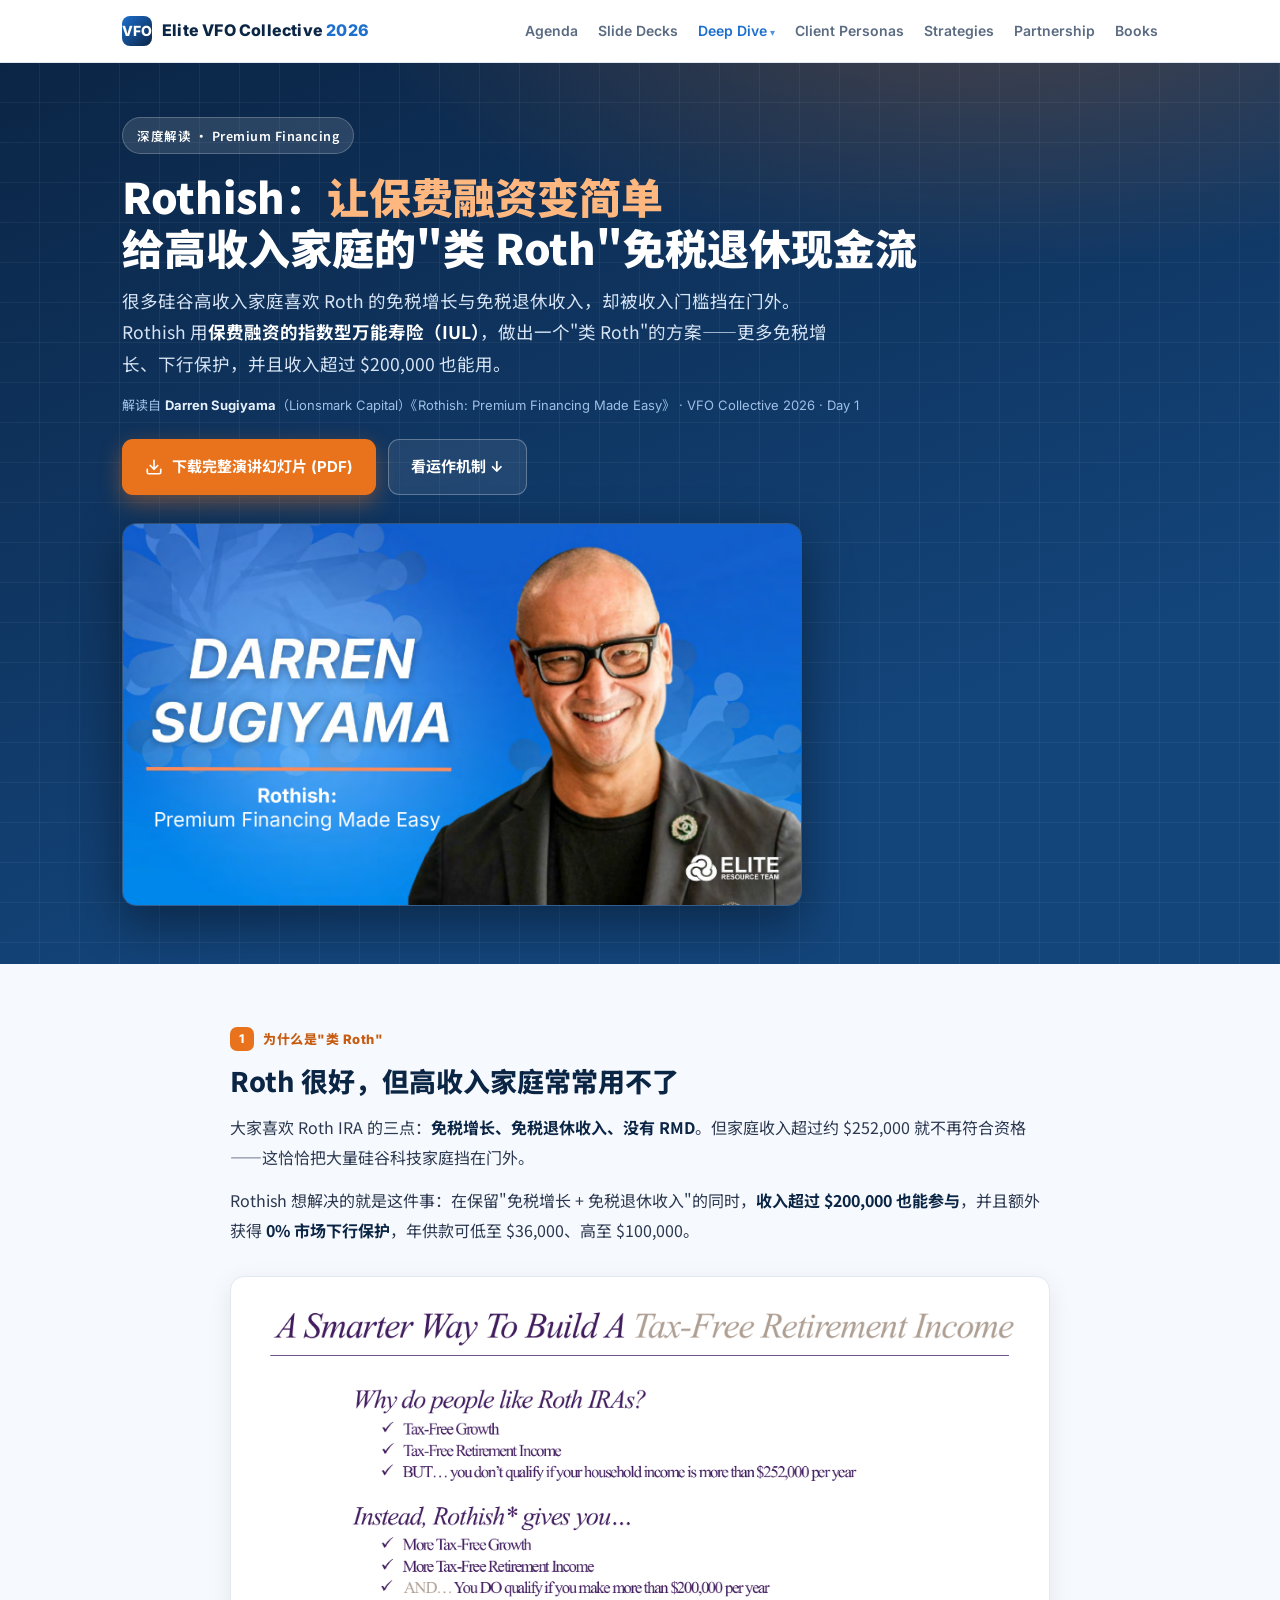
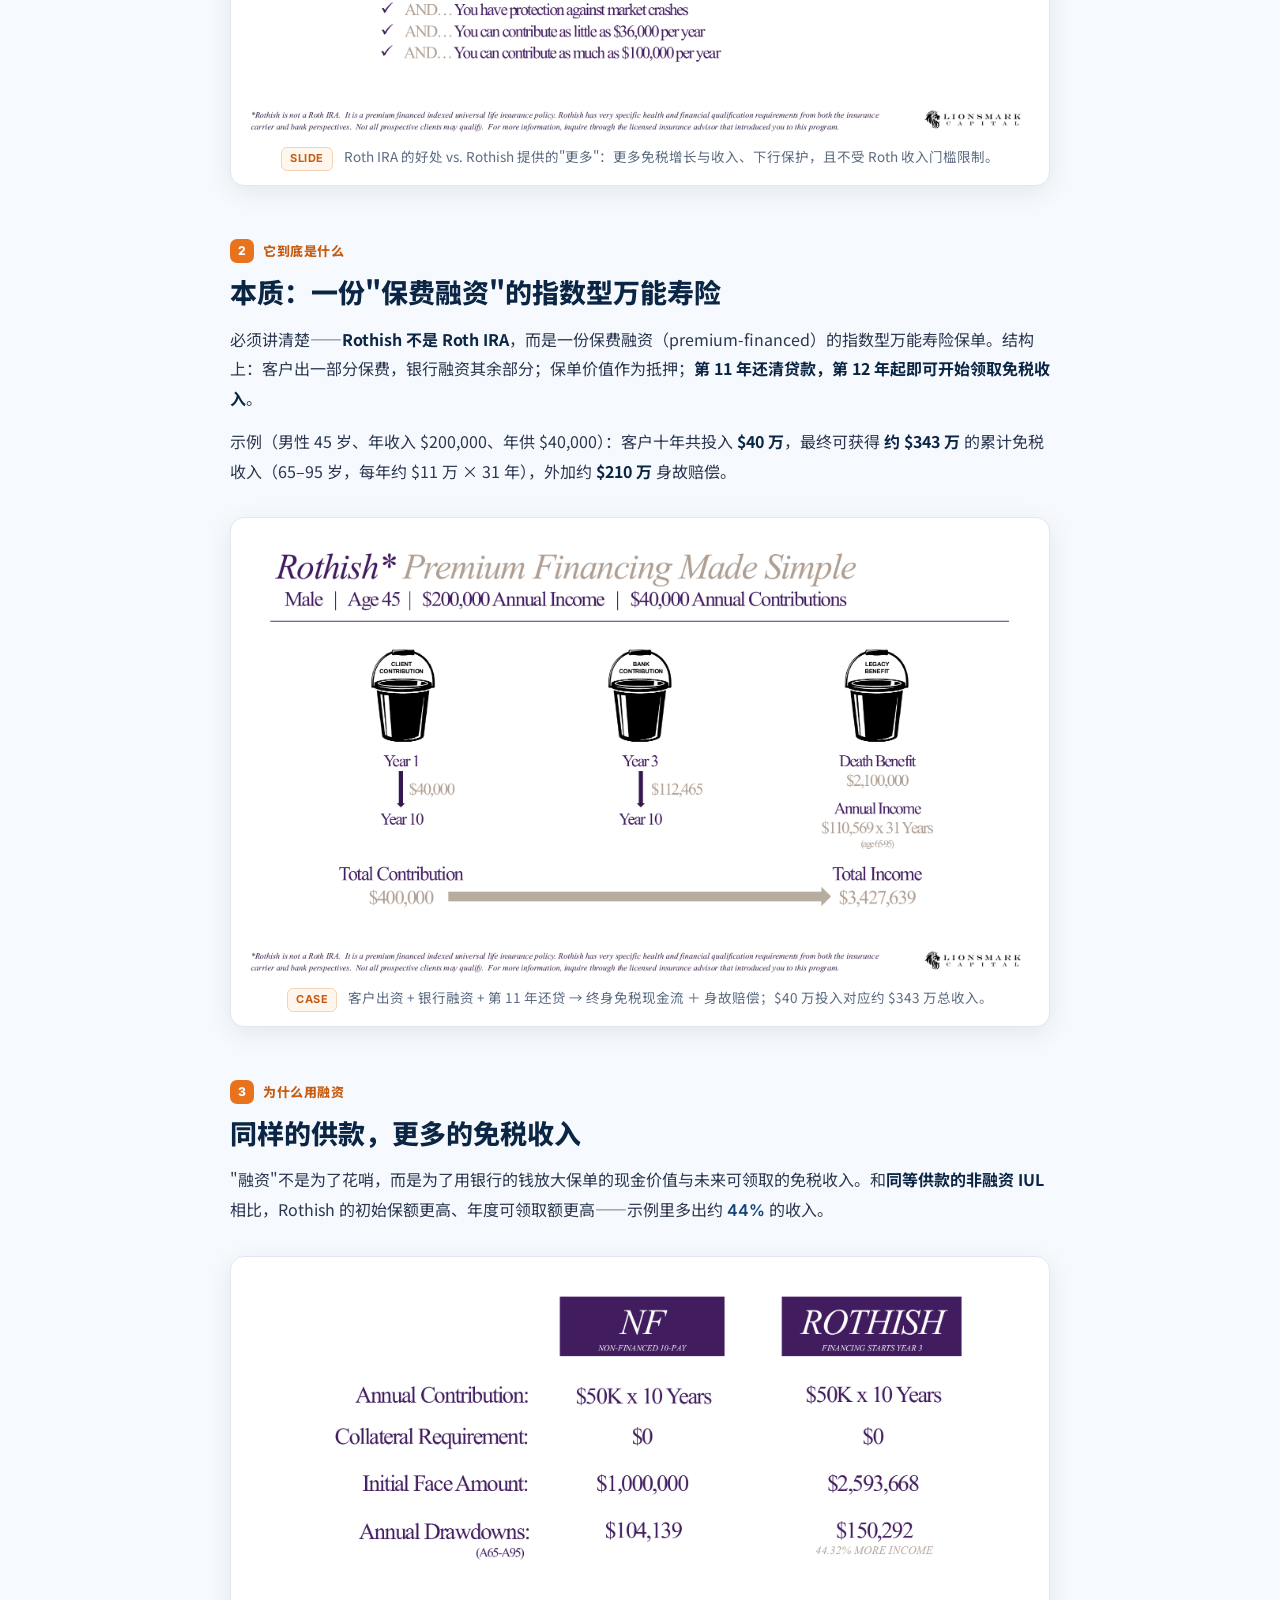
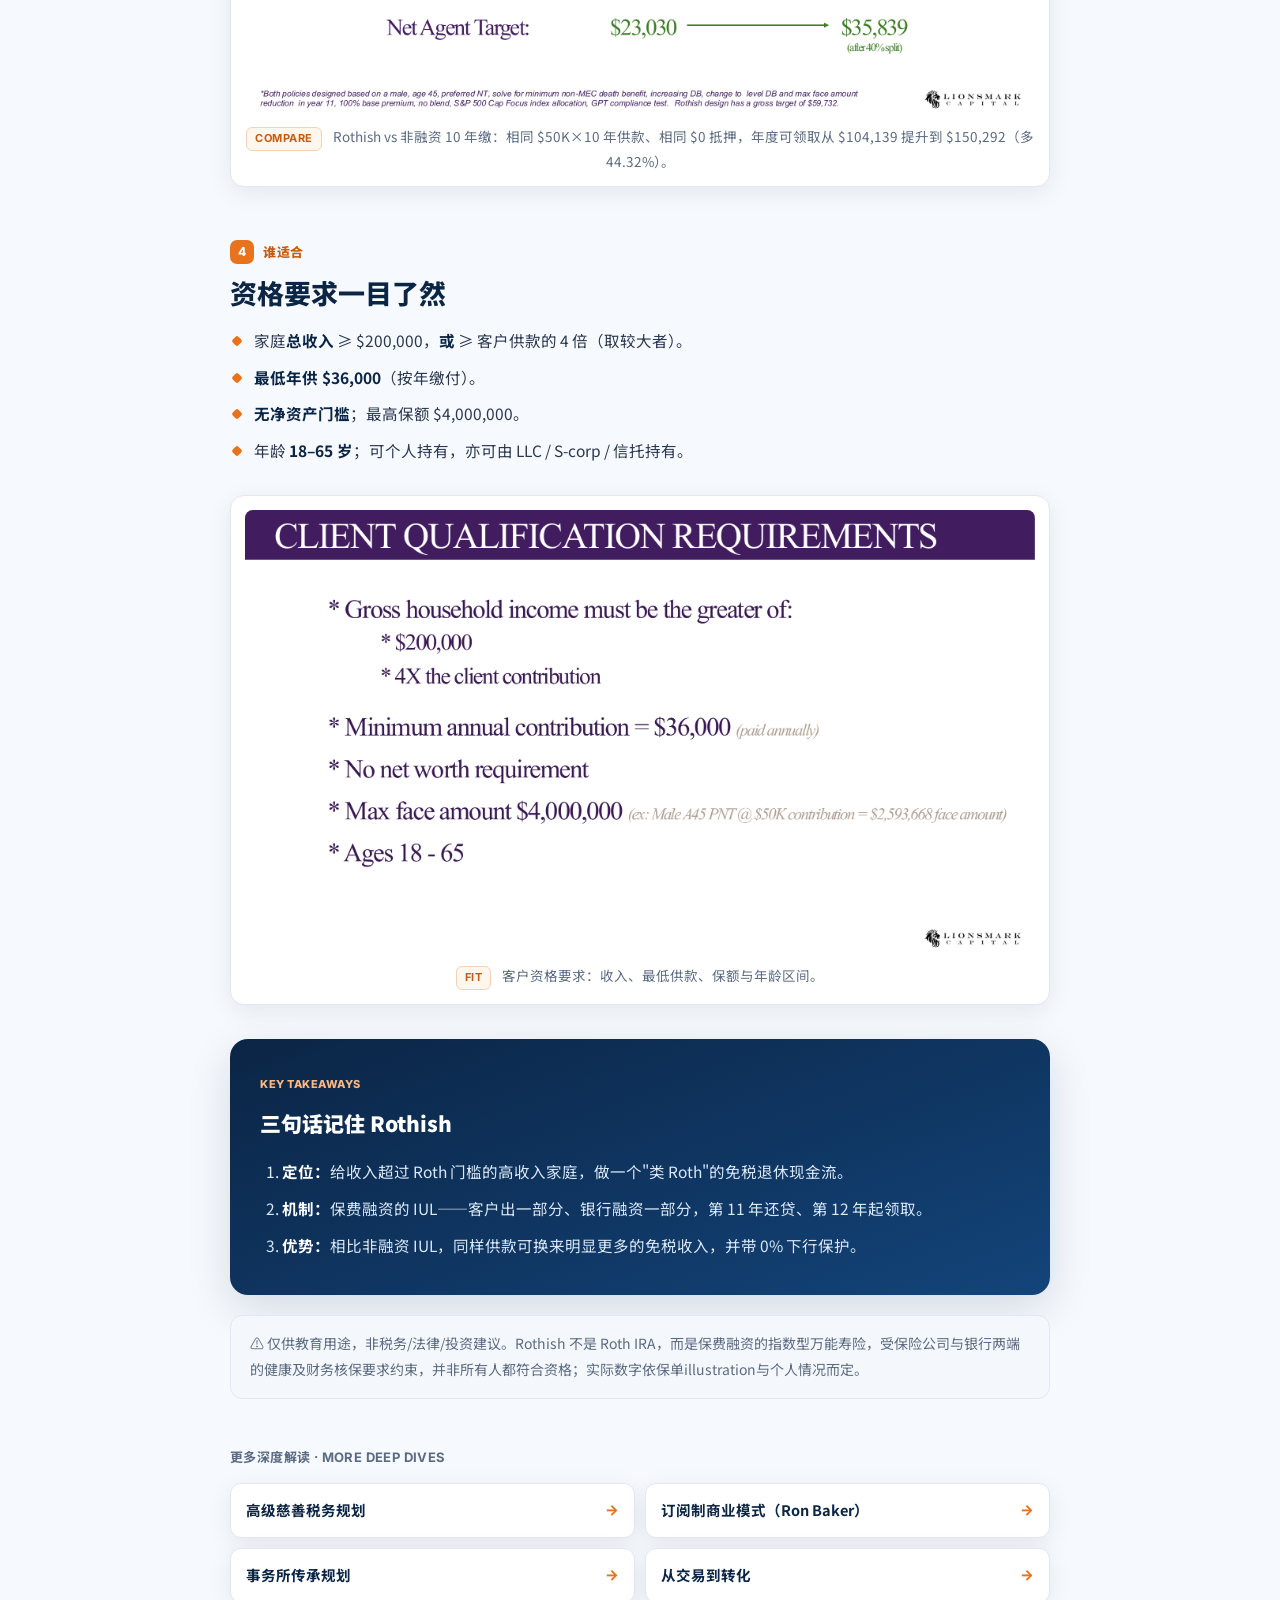
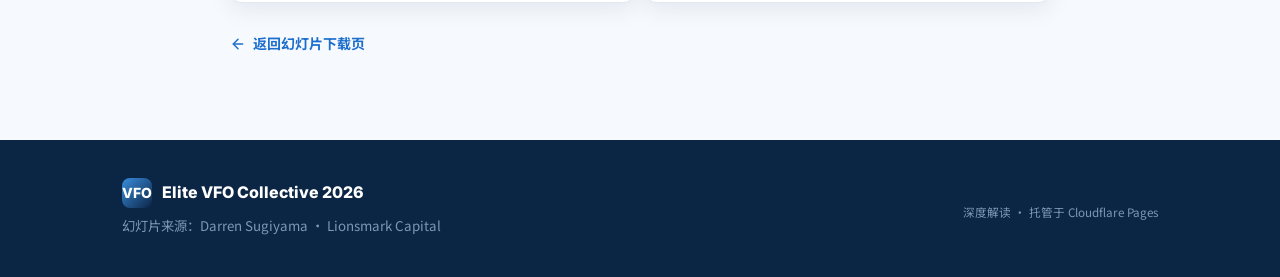
<file: site/public/rothish.html>
<!DOCTYPE html>
<html lang="zh">
<head>
<meta charset="UTF-8" />
<meta name="viewport" content="width=device-width, initial-scale=1.0" />
<title>Rothish：让保费融资变简单 — 深度解读 | VFO 2026</title>
<meta name="description" content="深度解读 Darren Sugiyama《Rothish: Premium Financing Made Easy》——面向高收入家庭、不受 Roth IRA 收入门槛限制的免税退休现金流方案，含关键幻灯片。" />
<link rel="preconnect" href="https://fonts.googleapis.com" />
<link rel="preconnect" href="https://fonts.gstatic.com" crossorigin />
<link href="https://fonts.googleapis.com/css2?family=Inter:wght@400;500;600;700;800&family=Noto+Sans+SC:wght@400;500;700;900&family=Noto+Serif+SC:wght@600;700&display=swap" rel="stylesheet" />
<link href="deepdive.css" rel="stylesheet" />
</head>
<body>

<section class="hero">
  <div class="wrap">
    <span class="eyebrow">深度解读 · Premium Financing</span>
    <h1>Rothish：<span>让保费融资变简单</span><br/>给高收入家庭的"类 Roth"免税退休现金流</h1>
    <p class="lede">很多硅谷高收入家庭喜欢 Roth 的免税增长与免税退休收入，却被收入门槛挡在门外。Rothish 用<b style="color:#fff">保费融资的指数型万能寿险（IUL）</b>，做出一个"类 Roth"的方案——更多免税增长、下行保护，并且收入超过 $200,000 也能用。</p>
    <p class="src">解读自 <b>Darren Sugiyama</b>（Lionsmark Capital）《Rothish: Premium Financing Made Easy》 · VFO Collective 2026 · Day 1</p>
    <div class="cta-row">
      <a class="btn btn-dl" href="slides/08-rothish-premium-financing.pdf" download="Rothish - Premium Financing Made Easy.pdf">
        <svg viewBox="0 0 24 24" fill="none" stroke="currentColor" stroke-width="2.2" stroke-linecap="round" stroke-linejoin="round"><path d="M21 15v4a2 2 0 0 1-2 2H5a2 2 0 0 1-2-2v-4"/><polyline points="7 10 12 15 17 10"/><line x1="12" y1="15" x2="12" y2="3"/></svg>
        下载完整演讲幻灯片 (PDF)
      </a>
      <a class="btn btn-ghost" href="#s2">看运作机制 ↓</a>
    </div>
    <div class="hero-fig"><img src="img/rothish/s1.png" alt="Darren Sugiyama — Rothish: Premium Financing Made Easy" loading="eager" /></div>
  </div>
</section>

<article>
  <div class="wrap"><div class="col">

    <section class="sec" id="s1">
      <div class="kicker"><span class="no">1</span> 为什么是"类 Roth"</div>
      <h2>Roth 很好，但高收入家庭常常用不了</h2>
      <p>大家喜欢 Roth IRA 的三点：<b>免税增长、免税退休收入、没有 RMD</b>。但家庭收入超过约 $252,000 就不再符合资格——这恰恰把大量硅谷科技家庭挡在门外。</p>
      <p>Rothish 想解决的就是这件事：在保留"免税增长 + 免税退休收入"的同时，<b>收入超过 $200,000 也能参与</b>，并且额外获得 <b>0% 市场下行保护</b>，年供款可低至 $36,000、高至 $100,000。</p>
      <figure class="slide"><img src="img/rothish/s2.png" alt="Why do people like Roth IRAs? Instead, Rothish gives you…" loading="lazy" /><figcaption><span class="lbl">Slide</span> Roth IRA 的好处 vs. Rothish 提供的"更多"：更多免税增长与收入、下行保护，且不受 Roth 收入门槛限制。</figcaption></figure>
    </section>

    <section class="sec" id="s2">
      <div class="kicker"><span class="no">2</span> 它到底是什么</div>
      <h2>本质：一份"保费融资"的指数型万能寿险</h2>
      <p>必须讲清楚——<b>Rothish 不是 Roth IRA</b>，而是一份保费融资（premium-financed）的指数型万能寿险保单。结构上：客户出一部分保费，银行融资其余部分；保单价值作为抵押；<b>第 11 年还清贷款，第 12 年起即可开始领取免税收入</b>。</p>
      <p>示例（男性 45 岁、年收入 $200,000、年供 $40,000）：客户十年共投入 <b>$40 万</b>，最终可获得 <b>约 $343 万</b> 的累计免税收入（65–95 岁，每年约 $11 万 × 31 年），外加约 <b>$210 万</b> 身故赔偿。</p>
      <figure class="slide"><img src="img/rothish/s3.png" alt="Rothish 客户出资 / 银行出资 / 传承赔偿 的现金流示例" loading="lazy" /><figcaption><span class="lbl">Case</span> 客户出资 + 银行融资 + 第 11 年还贷 → 终身免税现金流 ＋ 身故赔偿；$40 万投入对应约 $343 万总收入。</figcaption></figure>
    </section>

    <section class="sec" id="s3">
      <div class="kicker"><span class="no">3</span> 为什么用融资</div>
      <h2>同样的供款，更多的免税收入</h2>
      <p>"融资"不是为了花哨，而是为了用银行的钱放大保单的现金价值与未来可领取的免税收入。和<b>同等供款的非融资 IUL</b> 相比，Rothish 的初始保额更高、年度可领取额更高——示例里多出约 <span class="en">44%</span> 的收入。</p>
      <figure class="slide"><img src="img/rothish/s4.png" alt="Rothish vs Non-Financed IUL：44.32% more income" loading="lazy" /><figcaption><span class="lbl">Compare</span> Rothish vs 非融资 10 年缴：相同 $50K×10 年供款、相同 $0 抵押，年度可领取从 $104,139 提升到 $150,292（多 44.32%）。</figcaption></figure>
    </section>

    <section class="sec" id="s4">
      <div class="kicker"><span class="no">4</span> 谁适合</div>
      <h2>资格要求一目了然</h2>
      <ul class="lst">
        <li>家庭<b>总收入</b> ≥ $200,000，<b>或</b> ≥ 客户供款的 4 倍（取较大者）。</li>
        <li><b>最低年供 $36,000</b>（按年缴付）。</li>
        <li><b>无净资产门槛</b>；最高保额 $4,000,000。</li>
        <li>年龄 <b>18–65 岁</b>；可个人持有，亦可由 LLC / S-corp / 信托持有。</li>
      </ul>
      <figure class="slide"><img src="img/rothish/s5.png" alt="Client Qualification Requirements" loading="lazy" /><figcaption><span class="lbl">Fit</span> 客户资格要求：收入、最低供款、保额与年龄区间。</figcaption></figure>
    </section>

    <div class="takeaways">
      <span class="badge">Key Takeaways</span>
      <h3>三句话记住 Rothish</h3>
      <ol>
        <li><b>定位：</b>给收入超过 Roth 门槛的高收入家庭，做一个"类 Roth"的免税退休现金流。</li>
        <li><b>机制：</b>保费融资的 IUL——客户出一部分、银行融资一部分，第 11 年还贷、第 12 年起领取。</li>
        <li><b>优势：</b>相比非融资 IUL，同样供款可换来明显更多的免税收入，并带 0% 下行保护。</li>
      </ol>
    </div>

    <div class="callout disc">⚠️ 仅供教育用途，非税务/法律/投资建议。Rothish 不是 Roth IRA，而是保费融资的指数型万能寿险，受保险公司与银行两端的健康及财务核保要求约束，并非所有人都符合资格；实际数字依保单illustration与个人情况而定。</div>

    <div class="more">
      <h4>更多深度解读 · More Deep Dives</h4>
      <div class="grid">
        <a href="charitable-tax-planning.html">高级慈善税务规划<span class="ar">→</span></a>
        <a href="subscription-model.html">订阅制商业模式（Ron Baker）<span class="ar">→</span></a>
        <a href="succession-planning.html">事务所传承规划<span class="ar">→</span></a>
        <a href="transformation.html">从交易到转化<span class="ar">→</span></a>
      </div>
    </div>

    <a class="backlink" href="index.html#slides">
      <svg viewBox="0 0 24 24" fill="none" stroke="currentColor" stroke-width="2.2" stroke-linecap="round" stroke-linejoin="round"><line x1="19" y1="12" x2="5" y2="12"/><polyline points="12 19 5 12 12 5"/></svg>
      返回幻灯片下载页
    </a>

  </div></div>
</article>

<footer class="site">
  <div class="wrap row-f">
    <div><div class="brand"><span class="mark" style="background:linear-gradient(135deg,#3a8dde,#0b2545)">VFO</span> Elite VFO Collective 2026</div>
      <small>幻灯片来源：Darren Sugiyama · Lionsmark Capital</small></div>
    <div style="text-align:right;font-size:14px;"><small>深度解读 · 托管于 Cloudflare Pages</small></div>
  </div>
</footer>
  <script src="nav.js" defer></script>
</body>
</html>
</file>
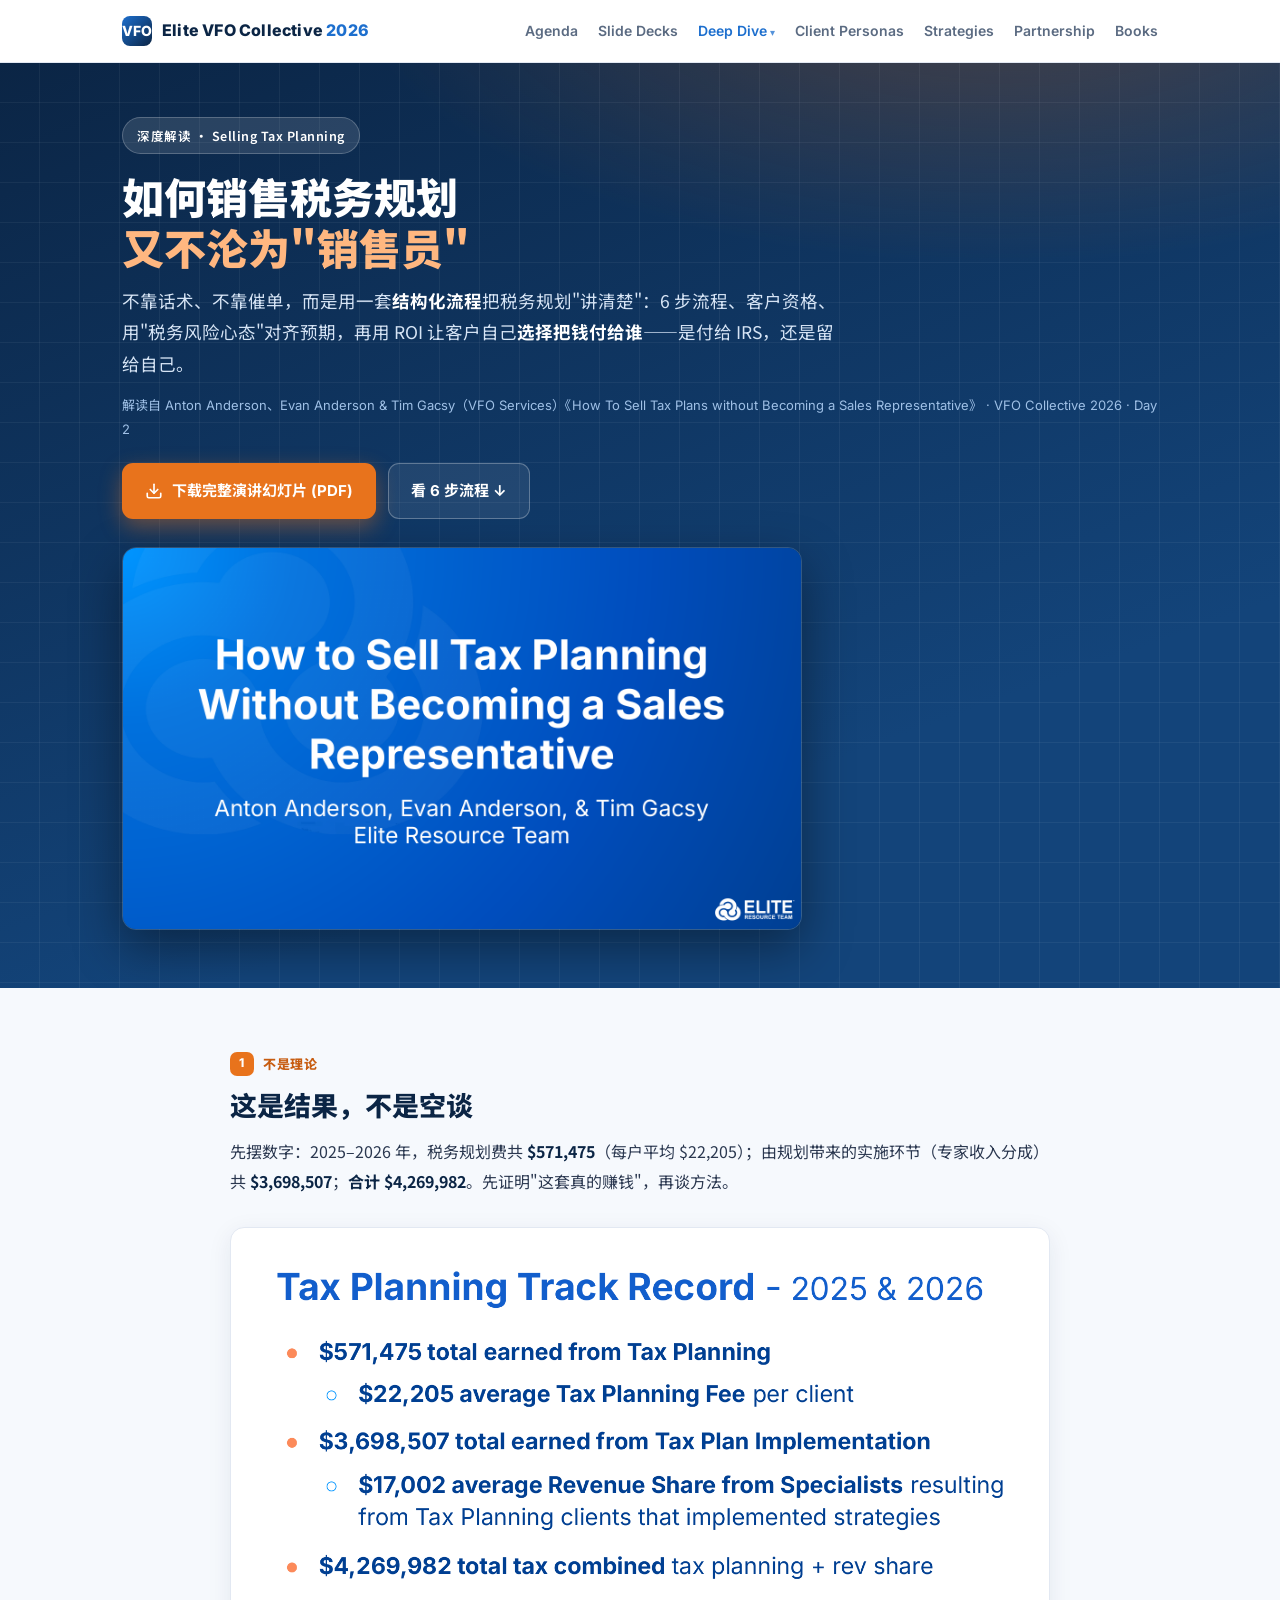
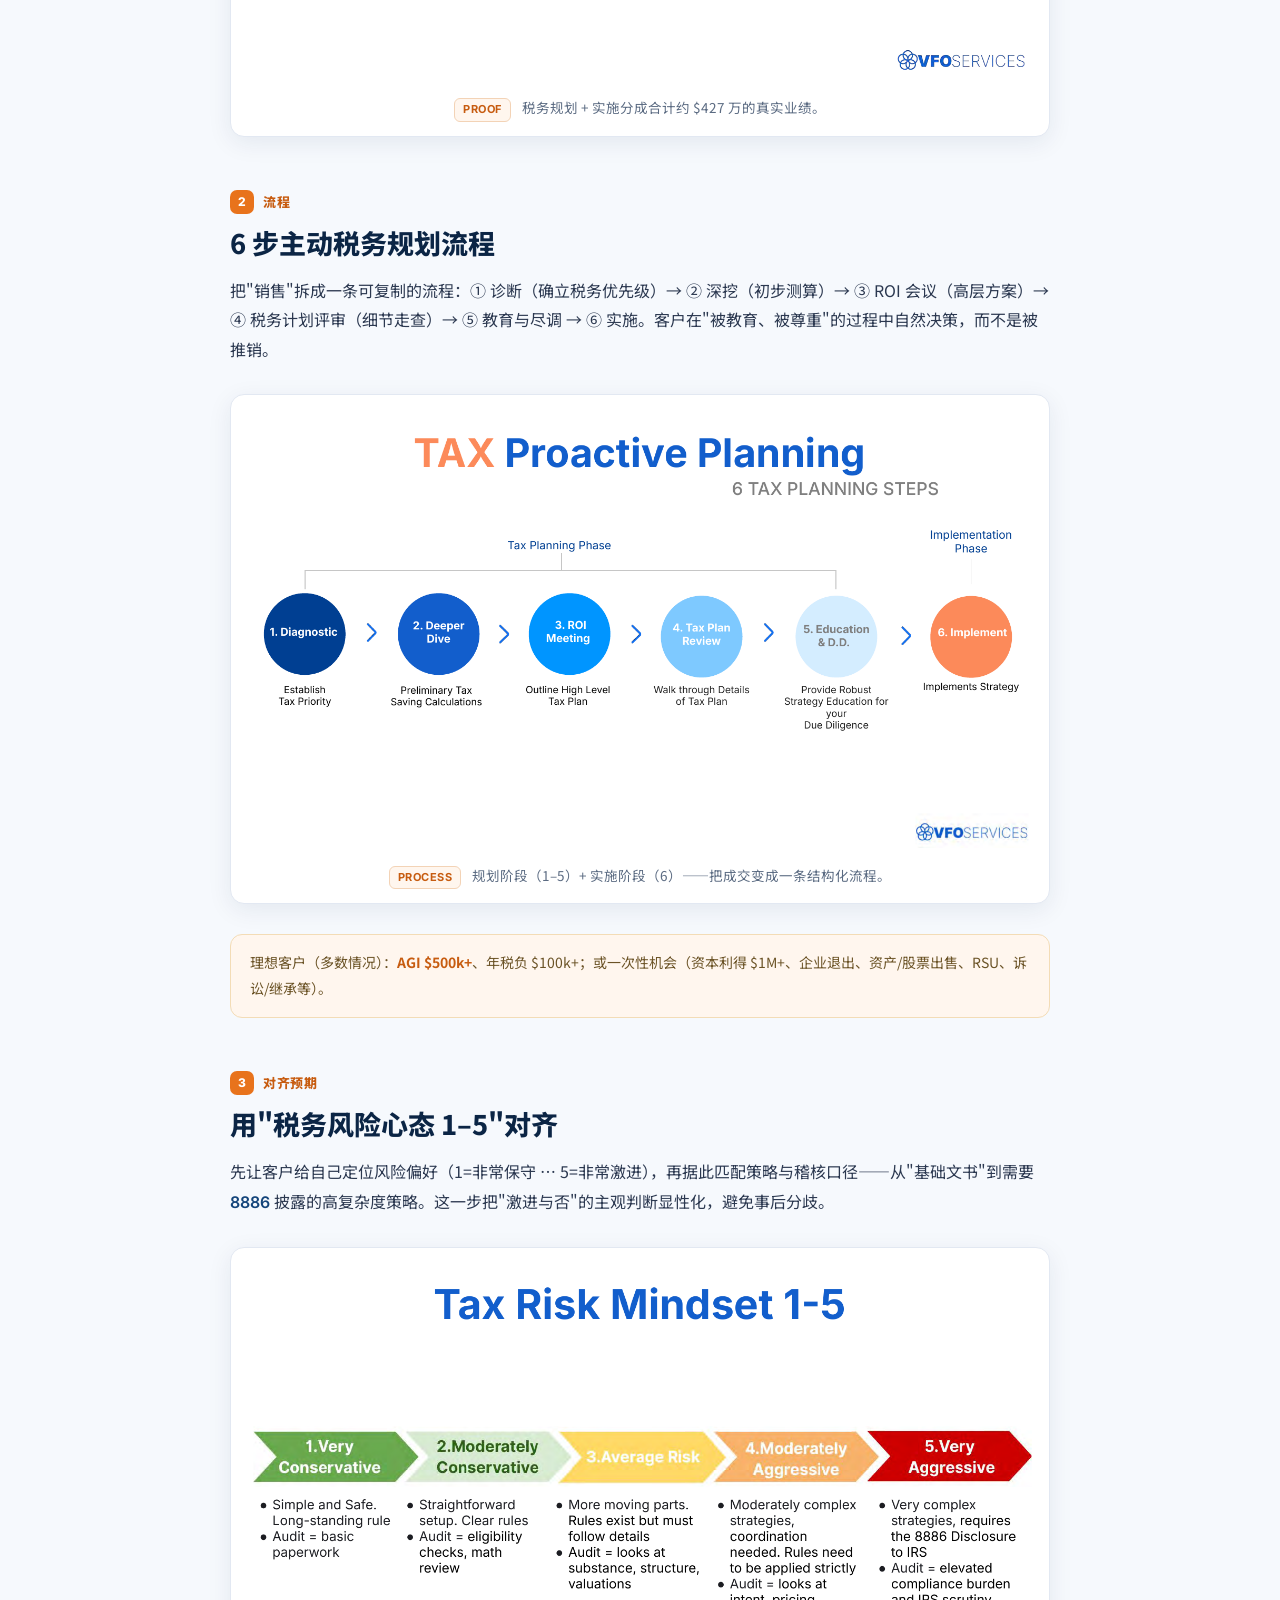
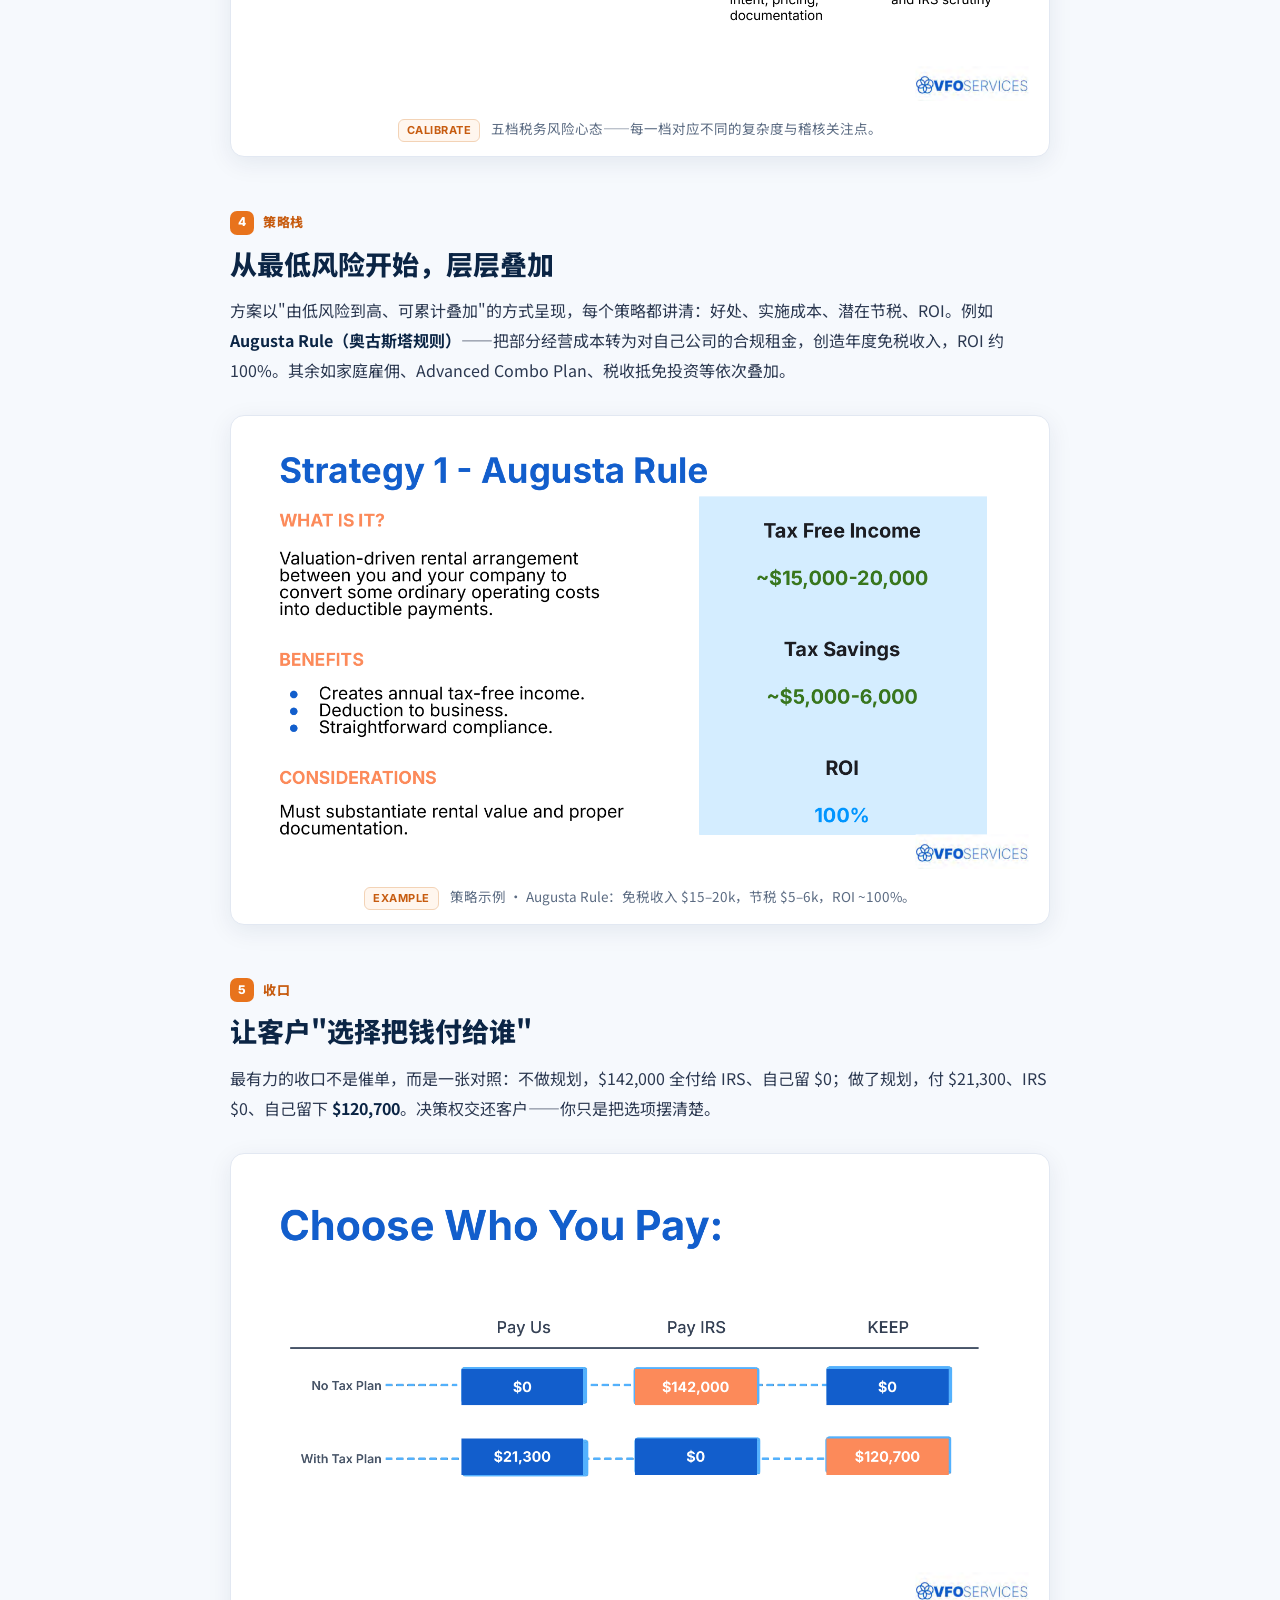
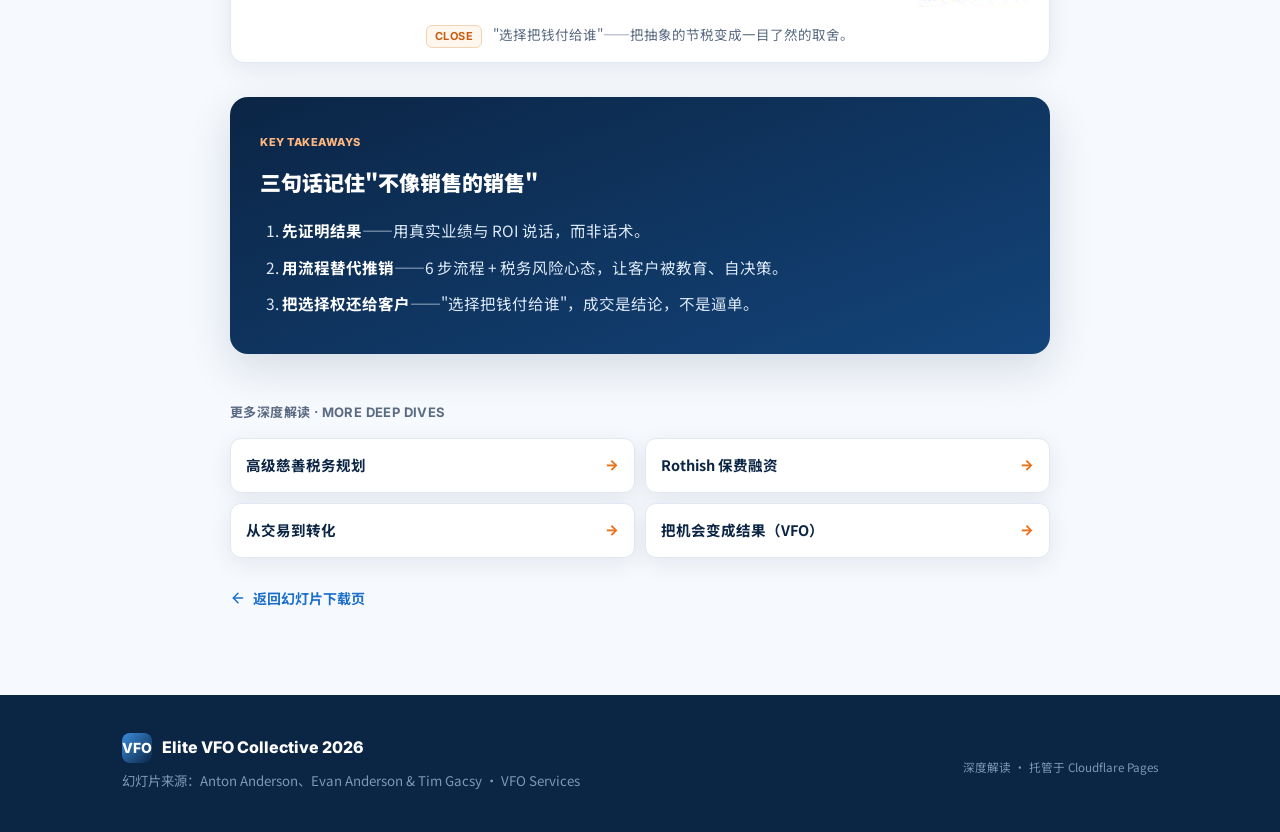
<file: site/public/selling-tax-plans.html>
<!DOCTYPE html>
<html lang="zh">
<head>
<meta charset="UTF-8" />
<meta name="viewport" content="width=device-width, initial-scale=1.0" />
<title>如何销售税务规划，又不沦为销售员 — 深度解读 | VFO 2026</title>
<meta name="description" content="深度解读《How To Sell Tax Plans without Becoming a Sales Representative》——VFO 6 步税务规划流程、税务风险心态、策略栈与 ROI 框架，含关键幻灯片。" />
<link rel="preconnect" href="https://fonts.googleapis.com" />
<link rel="preconnect" href="https://fonts.gstatic.com" crossorigin />
<link href="https://fonts.googleapis.com/css2?family=Inter:wght@400;500;600;700;800&family=Noto+Sans+SC:wght@400;500;700;900&family=Noto+Serif+SC:wght@600;700&display=swap" rel="stylesheet" />
<link href="deepdive.css" rel="stylesheet" />
</head>
<body>

<section class="hero">
  <div class="wrap">
    <span class="eyebrow">深度解读 · Selling Tax Planning</span>
    <h1>如何销售税务规划<br/><span>又不沦为"销售员"</span></h1>
    <p class="lede">不靠话术、不靠催单，而是用一套<b style="color:#fff">结构化流程</b>把税务规划"讲清楚"：6 步流程、客户资格、用"税务风险心态"对齐预期，再用 ROI 让客户自己<b style="color:#fff">选择把钱付给谁</b>——是付给 IRS，还是留给自己。</p>
    <p class="src">解读自 Anton Anderson、Evan Anderson & Tim Gacsy（VFO Services）《How To Sell Tax Plans without Becoming a Sales Representative》 · VFO Collective 2026 · Day 2</p>
    <div class="cta-row">
      <a class="btn btn-dl" href="slides/d2-09-how-to-sell-tax-plans.pdf" download="How To Sell Tax Plans.pdf">
        <svg viewBox="0 0 24 24" fill="none" stroke="currentColor" stroke-width="2.2" stroke-linecap="round" stroke-linejoin="round"><path d="M21 15v4a2 2 0 0 1-2 2H5a2 2 0 0 1-2-2v-4"/><polyline points="7 10 12 15 17 10"/><line x1="12" y1="15" x2="12" y2="3"/></svg>
        下载完整演讲幻灯片 (PDF)
      </a>
      <a class="btn btn-ghost" href="#s2">看 6 步流程 ↓</a>
    </div>
    <div class="hero-fig"><img src="img/selling-tax/s1.png" alt="How to Sell Tax Planning Without Becoming a Sales Rep" loading="eager" /></div>
  </div>
</section>

<article>
  <div class="wrap"><div class="col">

    <section class="sec" id="s1">
      <div class="kicker"><span class="no">1</span> 不是理论</div>
      <h2>这是结果，不是空谈</h2>
      <p>先摆数字：2025–2026 年，税务规划费共 <b>$571,475</b>（每户平均 $22,205）；由规划带来的实施环节（专家收入分成）共 <b>$3,698,507</b>；<b>合计 $4,269,982</b>。先证明"这套真的赚钱"，再谈方法。</p>
      <figure class="slide"><img src="img/selling-tax/s2.png" alt="Tax Planning Track Record 2025 & 2026 — $4.27M" loading="lazy" /><figcaption><span class="lbl">Proof</span> 税务规划 + 实施分成合计约 $427 万的真实业绩。</figcaption></figure>
    </section>

    <section class="sec" id="s2">
      <div class="kicker"><span class="no">2</span> 流程</div>
      <h2>6 步主动税务规划流程</h2>
      <p>把"销售"拆成一条可复制的流程：① 诊断（确立税务优先级）→ ② 深挖（初步测算）→ ③ ROI 会议（高层方案）→ ④ 税务计划评审（细节走查）→ ⑤ 教育与尽调 → ⑥ 实施。客户在"被教育、被尊重"的过程中自然决策，而不是被推销。</p>
      <figure class="slide"><img src="img/selling-tax/s3.png" alt="TAX Proactive Planning — 6 Tax Planning Steps" loading="lazy" /><figcaption><span class="lbl">Process</span> 规划阶段（1–5）+ 实施阶段（6）——把成交变成一条结构化流程。</figcaption></figure>
      <div class="callout">理想客户（多数情况）：<b>AGI $500k+</b>、年税负 $100k+；或一次性机会（资本利得 $1M+、企业退出、资产/股票出售、RSU、诉讼/继承等）。</div>
    </section>

    <section class="sec" id="s3">
      <div class="kicker"><span class="no">3</span> 对齐预期</div>
      <h2>用"税务风险心态 1–5"对齐</h2>
      <p>先让客户给自己定位风险偏好（1=非常保守 … 5=非常激进），再据此匹配策略与稽核口径——从"基础文书"到需要 <span class="en">8886</span> 披露的高复杂度策略。这一步把"激进与否"的主观判断显性化，避免事后分歧。</p>
      <figure class="slide"><img src="img/selling-tax/s4.png" alt="Tax Risk Mindset 1-5" loading="lazy" /><figcaption><span class="lbl">Calibrate</span> 五档税务风险心态——每一档对应不同的复杂度与稽核关注点。</figcaption></figure>
    </section>

    <section class="sec" id="s4">
      <div class="kicker"><span class="no">4</span> 策略栈</div>
      <h2>从最低风险开始，层层叠加</h2>
      <p>方案以"由低风险到高、可累计叠加"的方式呈现，每个策略都讲清：好处、实施成本、潜在节税、ROI。例如 <b>Augusta Rule（奥古斯塔规则）</b>——把部分经营成本转为对自己公司的合规租金，创造年度免税收入，ROI 约 100%。其余如家庭雇佣、Advanced Combo Plan、税收抵免投资等依次叠加。</p>
      <figure class="slide"><img src="img/selling-tax/s5.png" alt="Strategy 1 - Augusta Rule" loading="lazy" /><figcaption><span class="lbl">Example</span> 策略示例 · Augusta Rule：免税收入 $15–20k，节税 $5–6k，ROI ~100%。</figcaption></figure>
    </section>

    <section class="sec" id="s5">
      <div class="kicker"><span class="no">5</span> 收口</div>
      <h2>让客户"选择把钱付给谁"</h2>
      <p>最有力的收口不是催单，而是一张对照：不做规划，$142,000 全付给 IRS、自己留 $0；做了规划，付 $21,300、IRS $0、自己留下 <b>$120,700</b>。决策权交还客户——你只是把选项摆清楚。</p>
      <figure class="slide"><img src="img/selling-tax/s6.png" alt="Choose Who You Pay: Pay Us / Pay IRS / Keep" loading="lazy" /><figcaption><span class="lbl">Close</span> "选择把钱付给谁"——把抽象的节税变成一目了然的取舍。</figcaption></figure>
    </section>

    <div class="takeaways">
      <span class="badge">Key Takeaways</span>
      <h3>三句话记住"不像销售的销售"</h3>
      <ol>
        <li><b>先证明结果</b>——用真实业绩与 ROI 说话，而非话术。</li>
        <li><b>用流程替代推销</b>——6 步流程 + 税务风险心态，让客户被教育、自决策。</li>
        <li><b>把选择权还给客户</b>——"选择把钱付给谁"，成交是结论，不是逼单。</li>
      </ol>
    </div>

    <div class="more">
      <h4>更多深度解读 · More Deep Dives</h4>
      <div class="grid">
        <a href="charitable-tax-planning.html">高级慈善税务规划<span class="ar">→</span></a>
        <a href="rothish.html">Rothish 保费融资<span class="ar">→</span></a>
        <a href="transformation.html">从交易到转化<span class="ar">→</span></a>
        <a href="turning-opportunities.html">把机会变成结果（VFO）<span class="ar">→</span></a>
      </div>
    </div>

    <a class="backlink" href="index.html#slides">
      <svg viewBox="0 0 24 24" fill="none" stroke="currentColor" stroke-width="2.2" stroke-linecap="round" stroke-linejoin="round"><line x1="19" y1="12" x2="5" y2="12"/><polyline points="12 19 5 12 12 5"/></svg>
      返回幻灯片下载页
    </a>

  </div></div>
</article>

<footer class="site">
  <div class="wrap row-f">
    <div><div class="brand"><span class="mark" style="background:linear-gradient(135deg,#3a8dde,#0b2545)">VFO</span> Elite VFO Collective 2026</div>
      <small>幻灯片来源：Anton Anderson、Evan Anderson & Tim Gacsy · VFO Services</small></div>
    <div style="text-align:right;font-size:14px;"><small>深度解读 · 托管于 Cloudflare Pages</small></div>
  </div>
</footer>
  <script src="nav.js" defer></script>
</body>
</html>
</file>
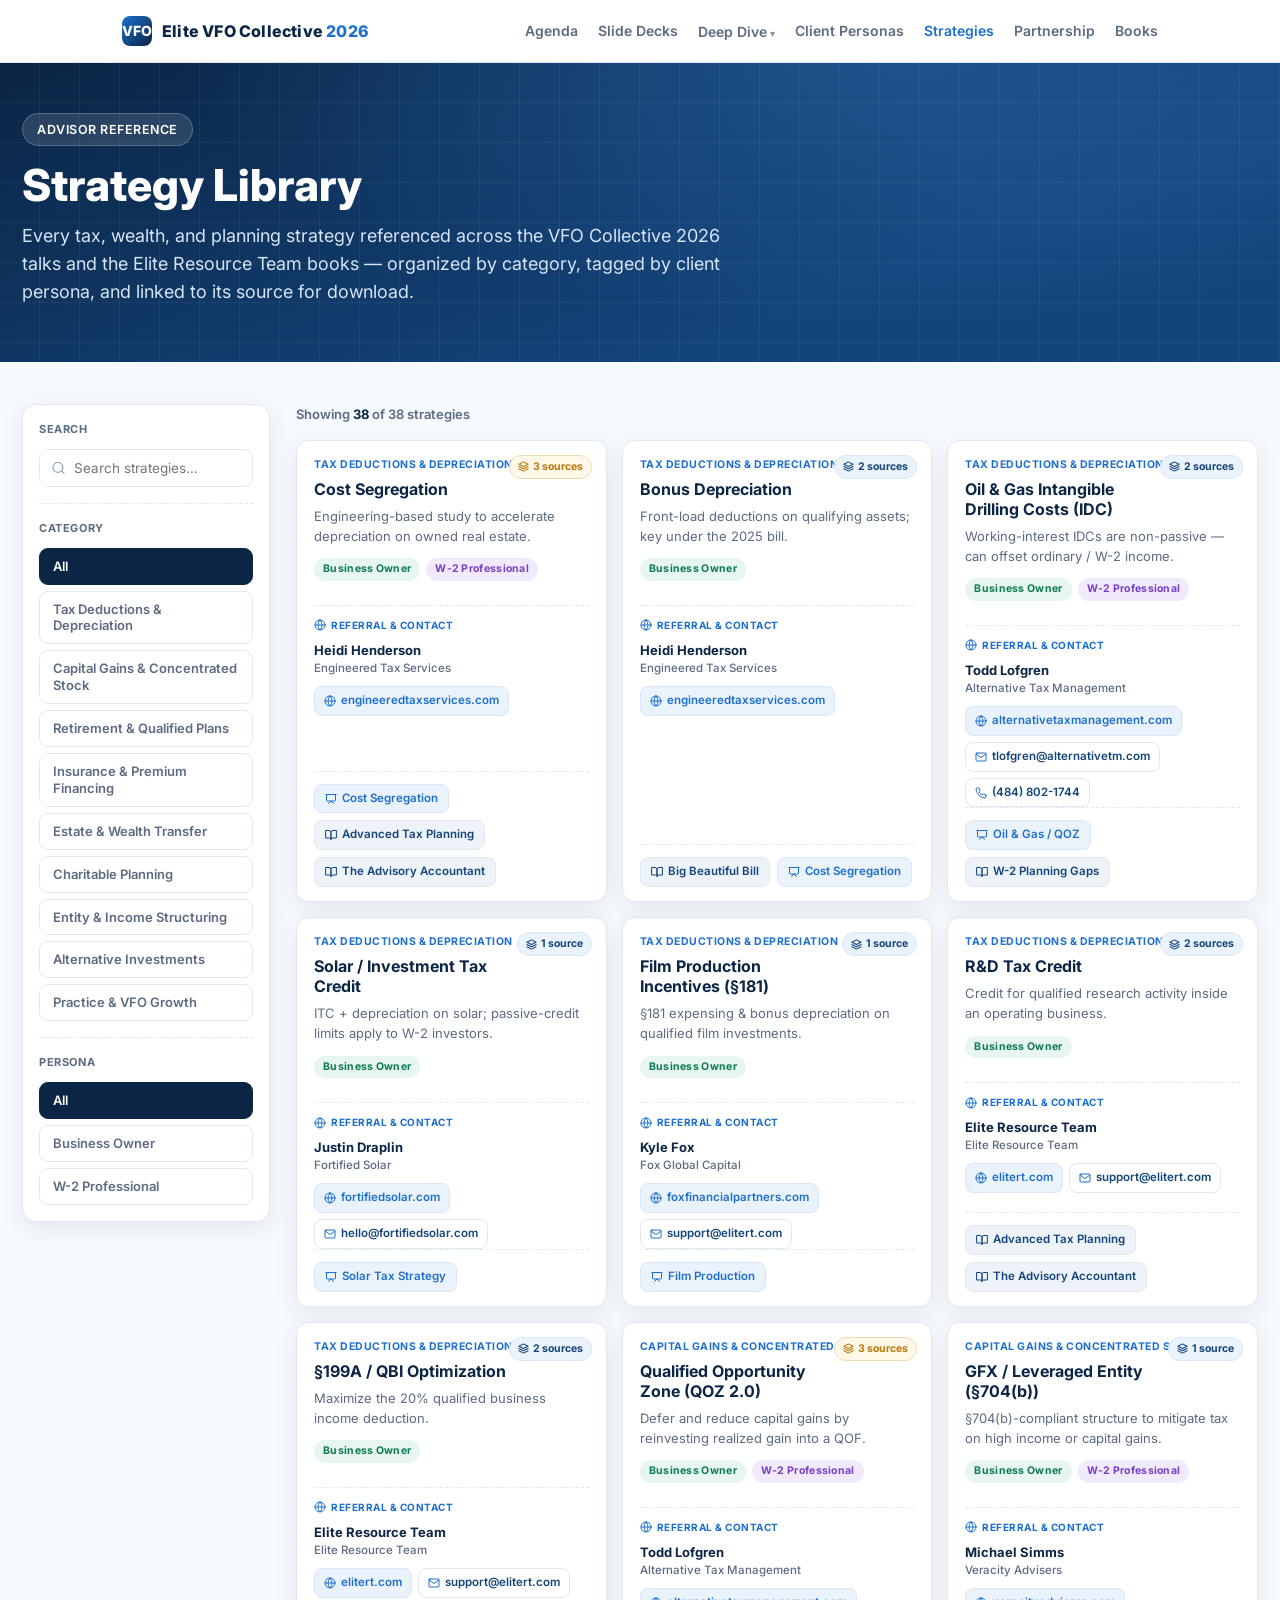
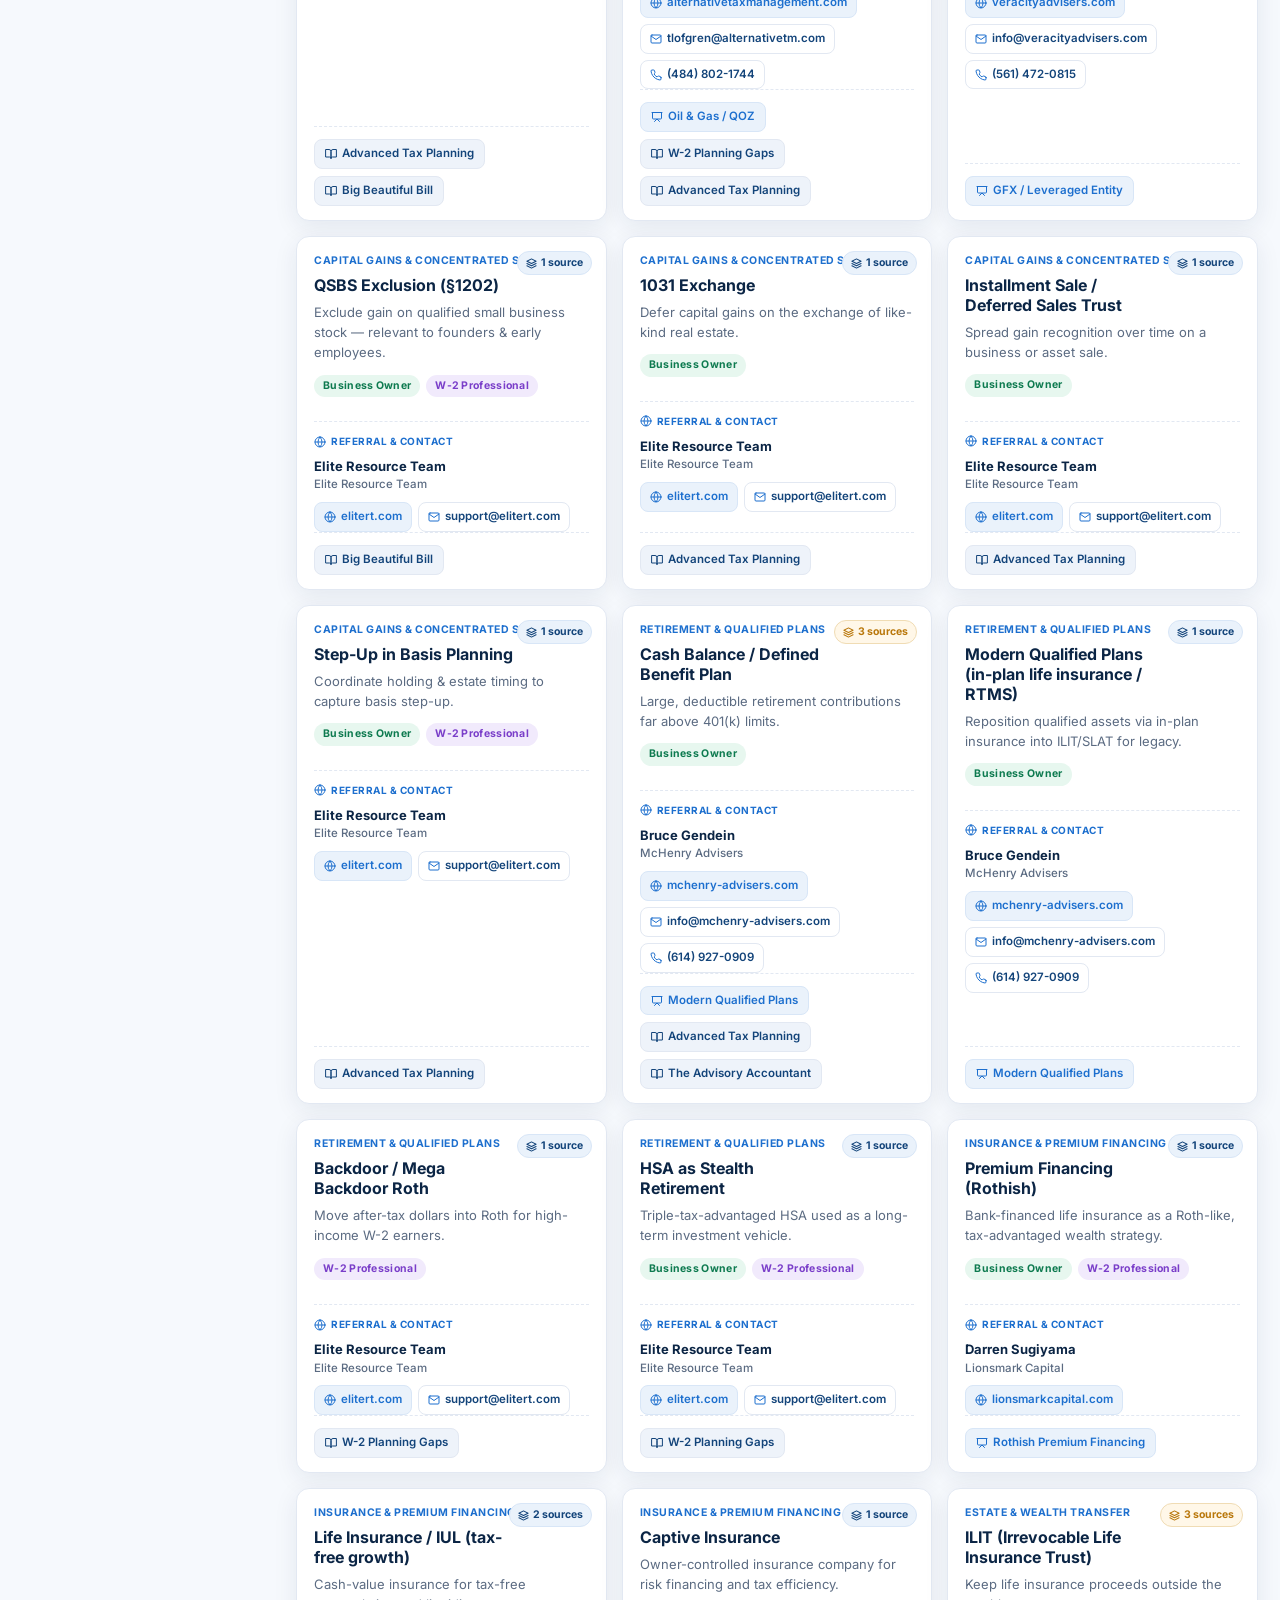
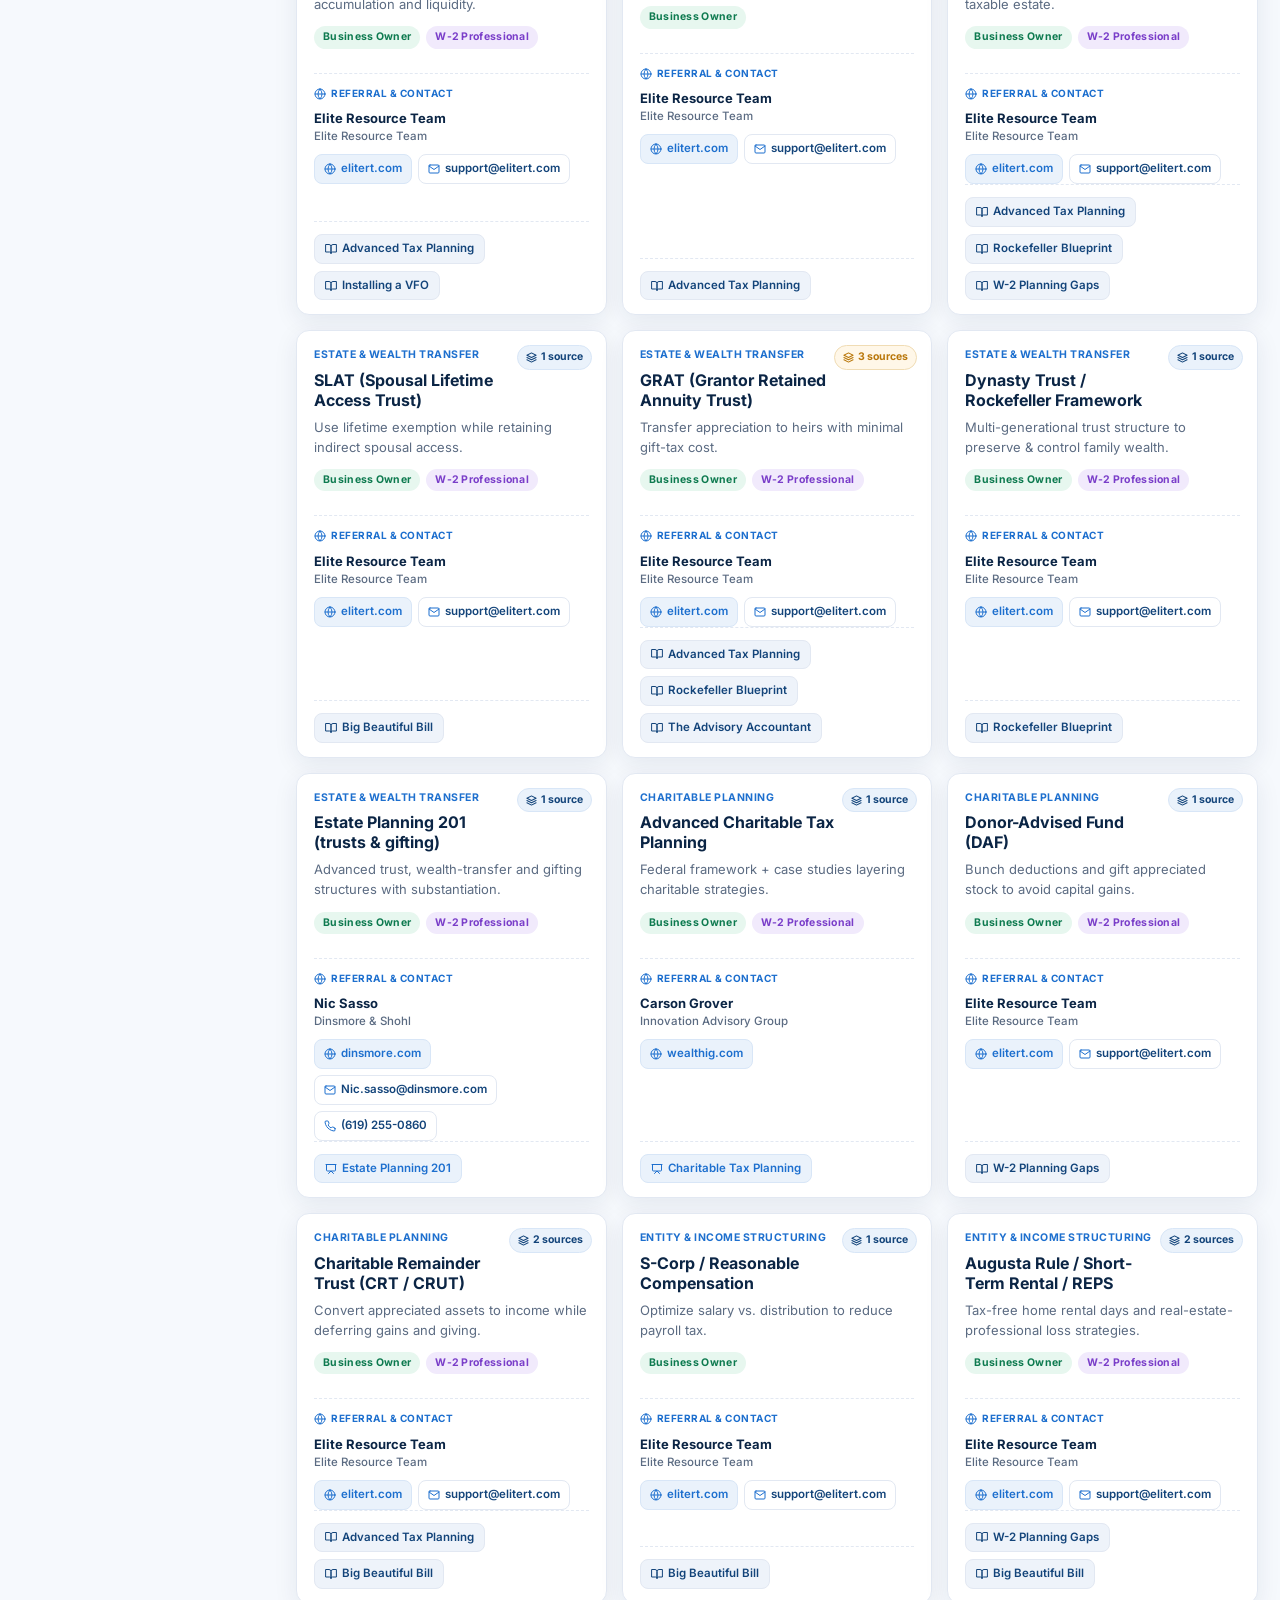
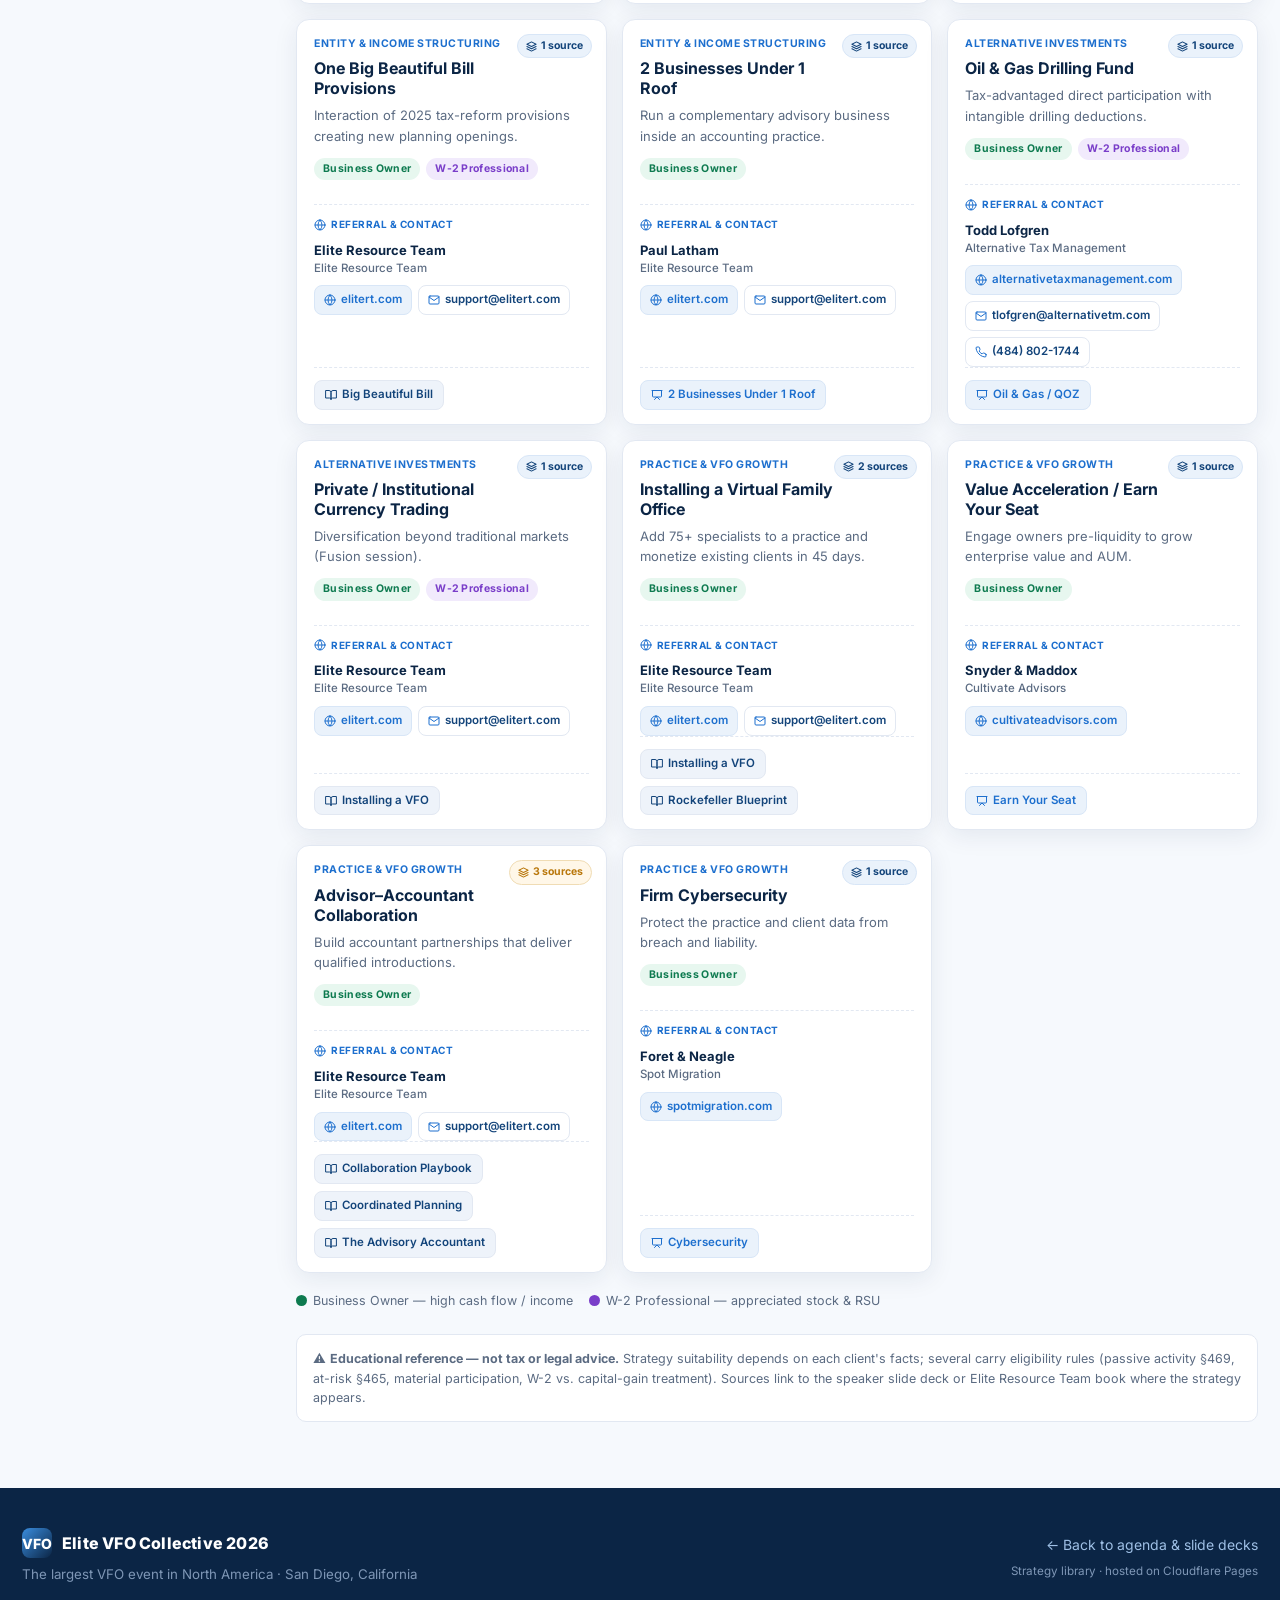
<file: site/public/strategies.html>
<!DOCTYPE html>
<html lang="en">
<head>
<meta charset="UTF-8" />
<meta name="viewport" content="width=device-width, initial-scale=1.0" />
<title>Strategy Library | Elite VFO Collective 2026</title>
<meta name="description" content="Every tax, wealth, and planning strategy referenced across the VFO Collective 2026 talks and the Elite Resource Team books — organized by category and tagged by client persona, with source downloads." />
<link rel="preconnect" href="https://fonts.googleapis.com" />
<link rel="preconnect" href="https://fonts.gstatic.com" crossorigin />
<link href="https://fonts.googleapis.com/css2?family=Inter:wght@400;500;600;700;800&display=swap" rel="stylesheet" />
<style>
  :root {
    --navy:#0b2545; --blue:#13447a; --accent:#1d6fce; --accent-2:#3a8dde;
    --sky:#eaf2fb; --ink:#1b2535; --muted:#5b6b82; --line:#e2e8f2; --bg:#f6f9fd; --white:#fff;
    --radius:14px; --shadow:0 6px 24px rgba(13,40,80,.08); --shadow-lg:0 14px 44px rgba(13,40,80,.14);
    --bo:#0d7a4f; --bo-bg:#e7f7ef; --w2:#7a3ec9; --w2-bg:#f1eafc;
  }
  * { box-sizing:border-box; }
  html { scroll-behavior:smooth; }
  body { margin:0; font-family:'Inter',system-ui,-apple-system,Segoe UI,Roboto,sans-serif; color:var(--ink);
    background:var(--bg); line-height:1.55; -webkit-font-smoothing:antialiased; }
  a { color:var(--accent); text-decoration:none; }
  .wrap { max-width:1320px; margin:0 auto; padding:0 22px; }

  header.site { position:sticky; top:0; z-index:50; background:rgba(255,255,255,.92);
    backdrop-filter:saturate(180%) blur(10px); border-bottom:1px solid var(--line); }
  .nav { display:flex; align-items:center; justify-content:space-between; height:62px; }
  .brand { display:flex; align-items:center; gap:10px; font-weight:800; color:var(--navy); letter-spacing:.2px; }
  .brand .mark { width:30px; height:30px; border-radius:8px; background:linear-gradient(135deg,var(--accent),var(--navy));
    display:grid; place-items:center; color:#fff; font-size:14px; font-weight:800; }
  .nav nav a { color:var(--muted); font-weight:600; font-size:14px; margin-left:20px; }
  .nav nav a:hover, .nav nav a.active { color:var(--accent); }
  @media (max-width:680px){ .nav nav a { margin-left:13px; font-size:13px; } .brand .label{ display:none; } }

  .hero { background: radial-gradient(1200px 500px at 70% -10%, rgba(58,141,222,.35), transparent 60%),
      linear-gradient(160deg, var(--navy) 0%, var(--blue) 70%); color:#fff; padding:50px 0 56px; position:relative; overflow:hidden; }
  .hero:after { content:""; position:absolute; inset:0;
    background:url("data:image/svg+xml,%3Csvg xmlns='http://www.w3.org/2000/svg' width='40' height='40'%3E%3Cpath d='M0 39.5H40M39.5 0V40' stroke='%23ffffff' stroke-opacity='0.05'/%3E%3C/svg%3E"); pointer-events:none; }
  .hero .wrap { position:relative; z-index:1; }
  .eyebrow { display:inline-block; background:rgba(255,255,255,.12); border:1px solid rgba(255,255,255,.22);
    padding:6px 14px; border-radius:999px; font-size:12.5px; font-weight:600; letter-spacing:.5px; text-transform:uppercase; margin-bottom:16px; }
  .hero h1 { font-size:clamp(28px,4.6vw,44px); line-height:1.08; margin:0 0 12px; font-weight:800; }
  .hero p.lede { font-size:clamp(15px,2vw,18px); color:#d6e4f5; max-width:720px; margin:0; }

  section { padding:42px 0 56px; }

  /* Filters */
  /* Sidebar layout */
  .layout { display:grid; grid-template-columns:248px 1fr; gap:26px; align-items:start; }
  .sidebar { position:sticky; top:78px; }
  .sidebar-inner { background:#fff; border:1px solid var(--line); border-radius:var(--radius); box-shadow:var(--shadow); padding:16px; }
  .fgroup + .fgroup { margin-top:16px; padding-top:16px; border-top:1px dashed var(--line); }
  .flabel { font-size:11px; font-weight:700; text-transform:uppercase; letter-spacing:.6px; color:var(--muted); margin-bottom:11px; display:block; }
  .catlist { display:flex; flex-direction:column; gap:6px; }
  .chipbtn { border:1px solid var(--line); background:#fff; color:var(--muted); font-weight:600; font-size:13px;
    padding:9px 13px; border-radius:9px; cursor:pointer; transition:.15s; font-family:inherit; text-align:left; width:100%; line-height:1.3; }
  .chipbtn:hover { border-color:#bcd3ef; color:var(--accent); background:var(--sky); }
  .chipbtn.active { background:var(--navy); color:#fff; border-color:var(--navy); }
  .chipbtn.bo.active { background:var(--bo); border-color:var(--bo); }
  .chipbtn.w2.active { background:var(--w2); border-color:var(--w2); }
  .searchwrap { position:relative; }
  .searchwrap svg { position:absolute; left:12px; top:50%; transform:translateY(-50%); width:15px; height:15px; color:#9aa9bd; }
  .search { width:100%; font-family:inherit; font-size:13.5px; color:var(--ink); border:1px solid var(--line);
    border-radius:9px; padding:10px 32px 10px 34px; background:#fff; transition:.15s; }
  .search:focus { outline:none; border-color:var(--accent); box-shadow:0 0 0 3px rgba(29,111,206,.12); }
  .clearbtn { position:absolute; right:8px; top:50%; transform:translateY(-50%); border:none; background:#eef3fa; color:var(--muted);
    width:22px; height:22px; border-radius:50%; cursor:pointer; font-size:14px; line-height:1; display:none; }
  .clearbtn:hover { background:#e1ebf7; color:var(--accent); }
  .count { font-size:13px; color:var(--muted); margin-bottom:16px; font-weight:600; }
  .count b { color:var(--navy); }
  @media (max-width:860px){
    .layout { grid-template-columns:1fr; gap:18px; }
    .sidebar { position:static; }
    .fgroup + .fgroup { margin-top:14px; }
    .catlist { flex-direction:row; flex-wrap:wrap; }
    .chipbtn { width:auto; border-radius:999px; }
  }

  .strat { position:relative; }
  .heat { position:absolute; top:14px; right:14px; display:inline-flex; align-items:center; gap:4px;
    font-size:10.5px; font-weight:700; color:var(--blue); background:var(--sky); border:1px solid #d8e6f7;
    padding:3px 8px; border-radius:999px; }
  .heat svg { width:11px; height:11px; }
  .heat.hot { color:#b9770a; background:#fff7e8; border-color:#f0dcb4; }
  .strat h3 { padding-right:74px; }
  mark { background:#fff3b0; color:inherit; border-radius:3px; padding:0 1px; }

  .grid { display:grid; grid-template-columns:repeat(3, 1fr); gap:15px; }
  @media (max-width:1180px){ .grid { grid-template-columns:repeat(2, 1fr); } }
  @media (max-width:680px){ .grid { grid-template-columns:1fr; } }
  .strat { background:#fff; border:1px solid var(--line); border-radius:13px; padding:16px 17px 14px; box-shadow:var(--shadow);
    display:flex; flex-direction:column; transition:.16s; }
  .strat:hover { transform:translateY(-2px); box-shadow:var(--shadow-lg); border-color:#cfe0f4; }
  .strat .cat { font-size:10.5px; font-weight:700; text-transform:uppercase; letter-spacing:.5px; color:var(--accent); margin-bottom:6px; }
  .strat h3 { margin:0 0 7px; font-size:16px; color:var(--navy); font-weight:700; line-height:1.25; }
  .strat .d { font-size:13px; color:var(--muted); margin:0 0 12px; }
  .tags { display:flex; flex-wrap:wrap; gap:6px; margin-bottom:12px; }
  .tag { font-size:10.5px; font-weight:700; padding:3px 9px; border-radius:999px; letter-spacing:.3px; }
  .tag.bo { color:var(--bo); background:var(--bo-bg); }
  .tag.w2 { color:var(--w2); background:var(--w2-bg); }
  .src { margin-top:auto; padding-top:12px; border-top:1px dashed var(--line); display:flex; flex-wrap:wrap; gap:7px; }
  .srcchip { display:inline-flex; align-items:center; gap:5px; font-size:11.5px; font-weight:600; padding:5px 10px; border-radius:8px;
    border:1px solid var(--line); text-decoration:none; transition:.14s; }
  .srcchip.talk { color:var(--accent); background:var(--sky); border-color:#d8e6f7; }
  .srcchip.talk:hover { background:#dceafa; }
  .srcchip.book { color:var(--blue); background:#eef3fa; }
  .srcchip.book:hover { background:#e1ebf7; color:var(--accent); }
  .srcchip svg { width:12px; height:12px; }
  .referral { margin-top:12px; padding-top:12px; border-top:1px dashed var(--line); }
  .reflbl { font-size:10px; font-weight:700; letter-spacing:.5px; text-transform:uppercase; color:var(--accent); display:flex; align-items:center; gap:5px; margin-bottom:7px; }
  .reflbl svg { width:12px; height:12px; }
  .refname { font-size:13px; font-weight:700; color:var(--navy); margin-bottom:8px; }
  .refname span { display:block; font-size:11.5px; font-weight:500; color:var(--muted); }
  .refchips { display:flex; flex-wrap:wrap; gap:6px; }
  .rchip { display:inline-flex; align-items:center; gap:5px; font-size:11.5px; font-weight:600; color:var(--blue);
    background:#fff; border:1px solid var(--line); border-radius:8px; padding:5px 9px; text-decoration:none; transition:.14s; }
  .rchip:hover { border-color:var(--accent); color:var(--accent); }
  .rchip.web { color:var(--accent); background:var(--sky); border-color:#d8e6f7; }
  .rchip svg { width:12px; height:12px; color:var(--accent); }

  .empty { text-align:center; color:var(--muted); padding:40px; font-size:14px; display:none; }

  .legend { display:flex; flex-wrap:wrap; gap:16px; margin-top:18px; font-size:12.5px; color:var(--muted); }
  .legend span { display:inline-flex; align-items:center; gap:6px; }
  .dot { width:11px; height:11px; border-radius:50%; }

  .disclaimer { font-size:12.5px; color:var(--muted); margin-top:24px; padding:14px 16px; background:#fff; border:1px solid var(--line); border-radius:10px; }

  footer.site { background:var(--navy); color:#c5d6ec; padding:40px 0; margin-top:10px; }
  footer .row-f { display:flex; flex-wrap:wrap; justify-content:space-between; gap:18px; align-items:center; }
  footer .brand { color:#fff; }
  footer a { color:#9fc0e6; }
  footer small { color:#7f97b6; display:block; margin-top:6px; }</style>
</head>
<body>

<section class="hero">
  <div class="wrap">
    <span class="eyebrow">Advisor Reference</span>
    <h1>Strategy Library</h1>
    <p class="lede">Every tax, wealth, and planning strategy referenced across the VFO Collective 2026 talks and the Elite Resource Team books — organized by category, tagged by client persona, and linked to its source for download.</p>
  </div>
</section>

<section>
  <div class="wrap">
    <div class="layout">
      <aside class="sidebar">
        <div class="sidebar-inner">
          <div class="fgroup">
            <span class="flabel">Search</span>
            <div class="searchwrap">
              <svg viewBox="0 0 24 24" fill="none" stroke="currentColor" stroke-width="2" stroke-linecap="round" stroke-linejoin="round"><circle cx="11" cy="11" r="8"/><line x1="21" y1="21" x2="16.65" y2="16.65"/></svg>
              <input id="search" class="search" type="text" placeholder="Search strategies…" autocomplete="off" />
              <button class="clearbtn" id="clearBtn" aria-label="Clear search">×</button>
            </div>
          </div>
          <div class="fgroup">
            <span class="flabel">Category</span>
            <div class="catlist" id="catRow"></div>
          </div>
          <div class="fgroup">
            <span class="flabel">Persona</span>
            <div class="catlist" id="perRow"></div>
          </div>
        </div>
      </aside>
      <div class="main">
        <div class="count" id="count"></div>
        <div class="grid" id="grid"></div>
        <div class="empty" id="empty">No strategies match these filters.</div>

        <div class="legend">
          <span><span class="dot" style="background:var(--bo)"></span> Business Owner — high cash flow / income</span>
          <span><span class="dot" style="background:var(--w2)"></span> W-2 Professional — appreciated stock &amp; RSU</span>
        </div>

        <div class="disclaimer">
          ⚠️ <b>Educational reference — not tax or legal advice.</b> Strategy suitability depends on each client's facts; several carry eligibility rules (passive activity §469, at-risk §465, material participation, W-2 vs. capital-gain treatment). Sources link to the speaker slide deck or Elite Resource Team book where the strategy appears.
        </div>
      </div>
    </div>
  </div>
</section>

<footer class="site">
  <div class="wrap row-f">
    <div>
      <div class="brand"><span class="mark" style="background:linear-gradient(135deg,#3a8dde,#0b2545)">VFO</span> Elite VFO Collective 2026</div>
      <small>The largest VFO event in North America · San Diego, California</small>
    </div>
    <div style="text-align:right;font-size:14px;">
      <a href="index.html">← Back to agenda &amp; slide decks</a><br/>
      <small>Strategy library · hosted on Cloudflare Pages</small>
    </div>
  </div>
</footer>

<script>
  // Elite Resource Team — default referral for book-sourced strategies
  const ERT = {who:"Elite Resource Team", co:"Elite Resource Team", web:"elitert.com", url:"https://www.elitert.com", email:"support@elitert.com"};

  // Talk sources (slide decks) — each carries the speaker referral + contact
  const T = {
    estate:{l:"Estate Planning 201", h:"slides/02-estate-planning-201.pdf", who:"Nic Sasso", co:"Dinsmore & Shohl", web:"dinsmore.com", url:"https://www.dinsmore.com", email:"Nic.sasso@dinsmore.com", phone:"(619) 255-0860"},
    film:{l:"Film Production", h:"slides/03-film-production-investments.pdf", who:"Kyle Fox", co:"Fox Global Capital", web:"foxfinancialpartners.com", url:"https://foxfinancialpartners.com", email:"support@elitert.com"},
    seat:{l:"Earn Your Seat", h:"slides/04-earn-your-seat.pdf", who:"Snyder & Maddox", co:"Cultivate Advisors", web:"cultivateadvisors.com", url:"https://cultivateadvisors.com"},
    qoz:{l:"Oil & Gas / QOZ", h:"slides/05-oil-gas-qoz.pdf", who:"Todd Lofgren", co:"Alternative Tax Management", web:"alternativetaxmanagement.com", url:"https://alternativetaxmanagement.com", email:"tlofgren@alternativetm.com", phone:"(484) 802-1744"},
    costseg:{l:"Cost Segregation", h:"slides/06-cost-segregation.pdf", who:"Heidi Henderson", co:"Engineered Tax Services", web:"engineeredtaxservices.com", url:"https://www.engineeredtaxservices.com"},
    gfx:{l:"GFX / Leveraged Entity", h:"slides/07-gfx-leveraged-entity.pdf", who:"Michael Simms", co:"Veracity Advisers", web:"veracityadvisers.com", url:"https://www.veracityadvisers.com", email:"info@veracityadvisers.com", phone:"(561) 472-0815"},
    rothish:{l:"Rothish Premium Financing", h:"slides/08-rothish-premium-financing.pdf", who:"Darren Sugiyama", co:"Lionsmark Capital", web:"lionsmarkcapital.com", url:"https://lionsmarkcapital.com"},
    charity:{l:"Charitable Tax Planning", h:"slides/09-charitable-tax-planning.pdf", who:"Carson Grover", co:"Innovation Advisory Group", web:"wealthig.com", url:"https://wealthig.com"},
    solar:{l:"Solar Tax Strategy", h:"slides/10-solar-tax-strategy.pdf", who:"Justin Draplin", co:"Fortified Solar", web:"fortifiedsolar.com", url:"https://fortifiedsolar.com", email:"hello@fortifiedsolar.com"},
    qplan:{l:"Modern Qualified Plans", h:"slides/11-modern-qualified-plans.pdf", who:"Bruce Gendein", co:"McHenry Advisers", web:"mchenry-advisers.com", url:"https://mchenry-advisers.com", email:"info@mchenry-advisers.com", phone:"(614) 927-0909"},
    cyber:{l:"Cybersecurity", h:"slides/12-cybersecurity-murder-mystery.pdf", who:"Foret & Neagle", co:"Spot Migration", web:"spotmigration.com", url:"https://spotmigration.com"},
    tworoof:{l:"2 Businesses Under 1 Roof", h:"slides/13-2-businesses-1-roof.pdf", who:"Paul Latham", co:"Elite Resource Team", web:"elitert.com", url:"https://www.elitert.com", email:"support@elitert.com"}
  };
  const B = {
    tax:{l:"Advanced Tax Planning", h:"books/advanced-tax-planning.pdf"},
    bbb:{l:"Big Beautiful Bill", h:"books/big-beautiful-bill.pdf"},
    w2:{l:"W-2 Planning Gaps", h:"books/w2-planning-gaps.pdf"},
    rock:{l:"Rockefeller Blueprint", h:"books/rockefeller-blueprint.pdf"},
    vfo:{l:"Installing a VFO", h:"books/installing-a-vfo.pdf"},
    collab:{l:"Collaboration Playbook", h:"books/collaboration-playbook.pdf"},
    coord:{l:"Coordinated Planning", h:"books/coordinated-planning.pdf"},
    acct:{l:"The Advisory Accountant", h:"books/advisory-accountant.pdf"}
  };

  // categories in display order
  const CATS = [
    "Tax Deductions & Depreciation",
    "Capital Gains & Concentrated Stock",
    "Retirement & Qualified Plans",
    "Insurance & Premium Financing",
    "Estate & Wealth Transfer",
    "Charitable Planning",
    "Entity & Income Structuring",
    "Alternative Investments",
    "Practice & VFO Growth"
  ];

  // p: personas ["BO"], ["W2"], or ["BO","W2"]
  const S = [
    // Tax Deductions & Depreciation
    {t:"Cost Segregation", c:0, p:["BO","W2"], d:"Engineering-based study to accelerate depreciation on owned real estate.", src:[T.costseg, B.tax, B.acct]},
    {t:"Bonus Depreciation", c:0, p:["BO"], d:"Front-load deductions on qualifying assets; key under the 2025 bill.", src:[B.bbb, T.costseg]},
    {t:"Oil & Gas Intangible Drilling Costs (IDC)", c:0, p:["BO","W2"], d:"Working-interest IDCs are non-passive — can offset ordinary / W-2 income.", src:[T.qoz, B.w2]},
    {t:"Solar / Investment Tax Credit", c:0, p:["BO"], d:"ITC + depreciation on solar; passive-credit limits apply to W-2 investors.", src:[T.solar]},
    {t:"Film Production Incentives (§181)", c:0, p:["BO"], d:"§181 expensing & bonus depreciation on qualified film investments.", src:[T.film]},
    {t:"R&D Tax Credit", c:0, p:["BO"], d:"Credit for qualified research activity inside an operating business.", src:[B.tax, B.acct]},
    {t:"§199A / QBI Optimization", c:0, p:["BO"], d:"Maximize the 20% qualified business income deduction.", src:[B.tax, B.bbb]},

    // Capital Gains & Concentrated Stock
    {t:"Qualified Opportunity Zone (QOZ 2.0)", c:1, p:["W2","BO"], d:"Defer and reduce capital gains by reinvesting realized gain into a QOF.", src:[T.qoz, B.w2, B.tax]},
    {t:"GFX / Leveraged Entity (§704(b))", c:1, p:["BO","W2"], d:"§704(b)-compliant structure to mitigate tax on high income or capital gains.", src:[T.gfx]},
    {t:"QSBS Exclusion (§1202)", c:1, p:["BO","W2"], d:"Exclude gain on qualified small business stock — relevant to founders & early employees.", src:[B.bbb]},
    {t:"1031 Exchange", c:1, p:["BO"], d:"Defer capital gains on the exchange of like-kind real estate.", src:[B.tax]},
    {t:"Installment Sale / Deferred Sales Trust", c:1, p:["BO"], d:"Spread gain recognition over time on a business or asset sale.", src:[B.tax]},
    {t:"Step-Up in Basis Planning", c:1, p:["BO","W2"], d:"Coordinate holding & estate timing to capture basis step-up.", src:[B.tax]},

    // Retirement & Qualified Plans
    {t:"Cash Balance / Defined Benefit Plan", c:2, p:["BO"], d:"Large, deductible retirement contributions far above 401(k) limits.", src:[T.qplan, B.tax, B.acct]},
    {t:"Modern Qualified Plans (in-plan life insurance / RTMS)", c:2, p:["BO"], d:"Reposition qualified assets via in-plan insurance into ILIT/SLAT for legacy.", src:[T.qplan]},
    {t:"Backdoor / Mega Backdoor Roth", c:2, p:["W2"], d:"Move after-tax dollars into Roth for high-income W-2 earners.", src:[B.w2]},
    {t:"HSA as Stealth Retirement", c:2, p:["W2","BO"], d:"Triple-tax-advantaged HSA used as a long-term investment vehicle.", src:[B.w2]},

    // Insurance & Premium Financing
    {t:"Premium Financing (Rothish)", c:3, p:["BO","W2"], d:"Bank-financed life insurance as a Roth-like, tax-advantaged wealth strategy.", src:[T.rothish]},
    {t:"Life Insurance / IUL (tax-free growth)", c:3, p:["BO","W2"], d:"Cash-value insurance for tax-free accumulation and liquidity.", src:[B.tax, B.vfo]},
    {t:"Captive Insurance", c:3, p:["BO"], d:"Owner-controlled insurance company for risk financing and tax efficiency.", src:[B.tax]},

    // Estate & Wealth Transfer
    {t:"ILIT (Irrevocable Life Insurance Trust)", c:4, p:["BO","W2"], d:"Keep life insurance proceeds outside the taxable estate.", src:[B.tax, B.rock, B.w2]},
    {t:"SLAT (Spousal Lifetime Access Trust)", c:4, p:["BO","W2"], d:"Use lifetime exemption while retaining indirect spousal access.", src:[B.bbb]},
    {t:"GRAT (Grantor Retained Annuity Trust)", c:4, p:["BO","W2"], d:"Transfer appreciation to heirs with minimal gift-tax cost.", src:[B.tax, B.rock, B.acct]},
    {t:"Dynasty Trust / Rockefeller Framework", c:4, p:["BO","W2"], d:"Multi-generational trust structure to preserve & control family wealth.", src:[B.rock]},
    {t:"Estate Planning 201 (trusts & gifting)", c:4, p:["BO","W2"], d:"Advanced trust, wealth-transfer and gifting structures with substantiation.", src:[T.estate]},

    // Charitable Planning
    {t:"Advanced Charitable Tax Planning", c:5, p:["BO","W2"], d:"Federal framework + case studies layering charitable strategies.", src:[T.charity]},
    {t:"Donor-Advised Fund (DAF)", c:5, p:["W2","BO"], d:"Bunch deductions and gift appreciated stock to avoid capital gains.", src:[B.w2]},
    {t:"Charitable Remainder Trust (CRT / CRUT)", c:5, p:["BO","W2"], d:"Convert appreciated assets to income while deferring gains and giving.", src:[B.tax, B.bbb]},

    // Entity & Income Structuring
    {t:"S-Corp / Reasonable Compensation", c:6, p:["BO"], d:"Optimize salary vs. distribution to reduce payroll tax.", src:[B.bbb]},
    {t:"Augusta Rule / Short-Term Rental / REPS", c:6, p:["BO","W2"], d:"Tax-free home rental days and real-estate-professional loss strategies.", src:[B.w2, B.bbb]},
    {t:"One Big Beautiful Bill Provisions", c:6, p:["BO","W2"], d:"Interaction of 2025 tax-reform provisions creating new planning openings.", src:[B.bbb]},
    {t:"2 Businesses Under 1 Roof", c:6, p:["BO"], d:"Run a complementary advisory business inside an accounting practice.", src:[T.tworoof]},

    // Alternative Investments
    {t:"Oil & Gas Drilling Fund", c:7, p:["BO","W2"], d:"Tax-advantaged direct participation with intangible drilling deductions.", src:[T.qoz]},
    {t:"Private / Institutional Currency Trading", c:7, p:["BO","W2"], d:"Diversification beyond traditional markets (Fusion session).", src:[B.vfo]},

    // Practice & VFO Growth
    {t:"Installing a Virtual Family Office", c:8, p:["BO"], d:"Add 75+ specialists to a practice and monetize existing clients in 45 days.", src:[B.vfo, B.rock]},
    {t:"Value Acceleration / Earn Your Seat", c:8, p:["BO"], d:"Engage owners pre-liquidity to grow enterprise value and AUM.", src:[T.seat]},
    {t:"Advisor–Accountant Collaboration", c:8, p:["BO"], d:"Build accountant partnerships that deliver qualified introductions.", src:[B.collab, B.coord, B.acct]},
    {t:"Firm Cybersecurity", c:8, p:["BO"], d:"Protect the practice and client data from breach and liability.", src:[T.cyber]}
  ];

  const dlIcon = '<svg viewBox="0 0 24 24" fill="none" stroke="currentColor" stroke-width="2.4" stroke-linecap="round" stroke-linejoin="round"><path d="M21 15v4a2 2 0 0 1-2 2H5a2 2 0 0 1-2-2v-4"/><polyline points="7 10 12 15 17 10"/><line x1="12" y1="15" x2="12" y2="3"/></svg>';
  const layerIcon = '<svg viewBox="0 0 24 24" fill="none" stroke="currentColor" stroke-width="2.2" stroke-linecap="round" stroke-linejoin="round"><polygon points="12 2 2 7 12 12 22 7 12 2"/><polyline points="2 17 12 22 22 17"/><polyline points="2 12 12 17 22 12"/></svg>';

  let fCat = "all", fPer = "all", fQ = "";

  // build filter buttons
  const catRow = document.getElementById('catRow');
  const perRow = document.getElementById('perRow');
  const mkBtn = (label, val, cls, onClick, active) => {
    const b = document.createElement('button');
    b.className = 'chipbtn' + (cls?(' '+cls):'') + (active?' active':'');
    b.textContent = label; b.onclick = () => onClick(val, b);
    return b;
  };
  catRow.appendChild(mkBtn('All', 'all', '', setCat, true));
  CATS.forEach((c,i)=> catRow.appendChild(mkBtn(c, i, '', setCat, false)));
  perRow.appendChild(mkBtn('All', 'all', '', setPer, true));
  perRow.appendChild(mkBtn('Business Owner', 'BO', 'bo', setPer, false));
  perRow.appendChild(mkBtn('W-2 Professional', 'W2', 'w2', setPer, false));

  function setCat(v, btn){ fCat=v; [...catRow.querySelectorAll('.chipbtn')].forEach(x=>x.classList.toggle('active', x===btn)); render(); }
  function setPer(v, btn){ fPer=v; [...perRow.querySelectorAll('.chipbtn')].forEach(x=>x.classList.toggle('active', x===btn)); render(); }

  // distinct lucide icons: slide deck vs. book
  const slideIcon = '<svg viewBox="0 0 24 24" fill="none" stroke="currentColor" stroke-width="2" stroke-linecap="round" stroke-linejoin="round"><path d="M2 3h20"/><path d="M21 3v11a2 2 0 0 1-2 2H5a2 2 0 0 1-2-2V3"/><path d="m7 21 5-5 5 5"/></svg>';
  const bookIcon = '<svg viewBox="0 0 24 24" fill="none" stroke="currentColor" stroke-width="2" stroke-linecap="round" stroke-linejoin="round"><path d="M2 3h6a4 4 0 0 1 4 4v14a3 3 0 0 0-3-3H2z"/><path d="M22 3h-6a4 4 0 0 0-4 4v14a3 3 0 0 1 3-3h7z"/></svg>';
  const globeIcon = '<svg viewBox="0 0 24 24" fill="none" stroke="currentColor" stroke-width="2" stroke-linecap="round" stroke-linejoin="round"><circle cx="12" cy="12" r="10"/><line x1="2" y1="12" x2="22" y2="12"/><path d="M12 2a15.3 15.3 0 0 1 4 10 15.3 15.3 0 0 1-4 10 15.3 15.3 0 0 1-4-10 15.3 15.3 0 0 1 4-10z"/></svg>';
  const mailIcon = '<svg viewBox="0 0 24 24" fill="none" stroke="currentColor" stroke-width="2" stroke-linecap="round" stroke-linejoin="round"><path d="M4 4h16a2 2 0 0 1 2 2v12a2 2 0 0 1-2 2H4a2 2 0 0 1-2-2V6a2 2 0 0 1 2-2z"/><polyline points="22,6 12,13 2,6"/></svg>';
  const phoneIcon = '<svg viewBox="0 0 24 24" fill="none" stroke="currentColor" stroke-width="2" stroke-linecap="round" stroke-linejoin="round"><path d="M22 16.92v3a2 2 0 0 1-2.18 2 19.79 19.79 0 0 1-8.63-3.07 19.5 19.5 0 0 1-6-6 19.79 19.79 0 0 1-3.07-8.67A2 2 0 0 1 4.11 2h3a2 2 0 0 1 2 1.72c.13.96.36 1.9.7 2.81a2 2 0 0 1-.45 2.11L8.09 9.91a16 16 0 0 0 6 6l1.27-1.27a2 2 0 0 1 2.11-.45c.91.34 1.85.57 2.81.7A2 2 0 0 1 22 16.92z"/></svg>';

  const isBookSrc = (s) => s.h.startsWith('books/');
  const srcChip = (s) => { const b = isBookSrc(s);
    return `<a class="srcchip ${b?'book':'talk'}" href="${s.h}" download>${b?bookIcon:slideIcon}${s.l}</a>`; };
  const referralFor = (s) => s.src.find(x => !isBookSrc(x)) || ERT;

  function hl(text){
    if(!fQ) return text;
    try { return text.replace(new RegExp('('+fQ.replace(/[.*+?^${}()|[\]\\]/g,'\\$&')+')','ig'), '<mark>$1</mark>'); }
    catch(e){ return text; }
  }

  function card(s){
    const r = referralFor(s);
    const n = s.src.length;
    const contacts = [
      `<a class="rchip web" href="${r.url}" target="_blank" rel="noopener">${globeIcon}${r.web}</a>`,
      r.email ? `<a class="rchip" href="mailto:${r.email}">${mailIcon}${r.email}</a>` : '',
      r.phone ? `<a class="rchip" href="tel:${r.phone.replace(/[^0-9+]/g,'')}">${phoneIcon}${r.phone}</a>` : ''
    ].join('');
    return `<div class="strat">
      <span class="heat ${n>=3?'hot':''}">${layerIcon} ${n} source${n>1?'s':''}</span>
      <div class="cat">${CATS[s.c]}</div>
      <h3>${hl(s.t)}</h3>
      <p class="d">${hl(s.d)}</p>
      <div class="tags">
        ${s.p.includes('BO') ? '<span class="tag bo">Business Owner</span>' : ''}
        ${s.p.includes('W2') ? '<span class="tag w2">W-2 Professional</span>' : ''}
      </div>
      <div class="referral">
        <div class="reflbl">${globeIcon} Referral &amp; Contact</div>
        <div class="refname">${r.who}<span>${r.co}</span></div>
        <div class="refchips">${contacts}</div>
      </div>
      <div class="src">${s.src.map(srcChip).join('')}</div>
    </div>`;
  }

  function render(){
    const q = fQ.toLowerCase();
    const list = S.filter(s =>
      (fCat==="all" || s.c===fCat) &&
      (fPer==="all" || s.p.includes(fPer)) &&
      (!q || (s.t+' '+s.d+' '+CATS[s.c]+' '+referralFor(s).co).toLowerCase().includes(q))
    );
    document.getElementById('count').innerHTML = `Showing <b>${list.length}</b> of ${S.length} strategies` + (fQ?` for “${fQ}”`:``);
    document.getElementById('grid').innerHTML = list.map(card).join('');
    document.getElementById('empty').style.display = list.length ? 'none' : 'block';
  }

  // search wiring
  const searchEl = document.getElementById('search');
  const clearEl = document.getElementById('clearBtn');
  searchEl.addEventListener('input', () => { fQ = searchEl.value.trim(); clearEl.style.display = fQ ? 'block' : 'none'; render(); });
  clearEl.addEventListener('click', () => { searchEl.value=''; fQ=''; clearEl.style.display='none'; searchEl.focus(); render(); });

  // deep-link via URL params (?q= and ?persona=) from the Personas page
  const params = new URLSearchParams(location.search);
  const pq = params.get('q');
  if (pq) { searchEl.value = pq; fQ = pq.trim(); clearEl.style.display = 'block'; }
  const pp = params.get('persona');
  if (pp === 'BO' || pp === 'W2') {
    fPer = pp;
    [...perRow.querySelectorAll('.chipbtn')].forEach((b,i) => b.classList.toggle('active', (pp==='BO'&&i===1)||(pp==='W2'&&i===2)||false));
  }
  render();
</script>
  <script src="nav.js" defer></script>
</body>
</html>
</file>
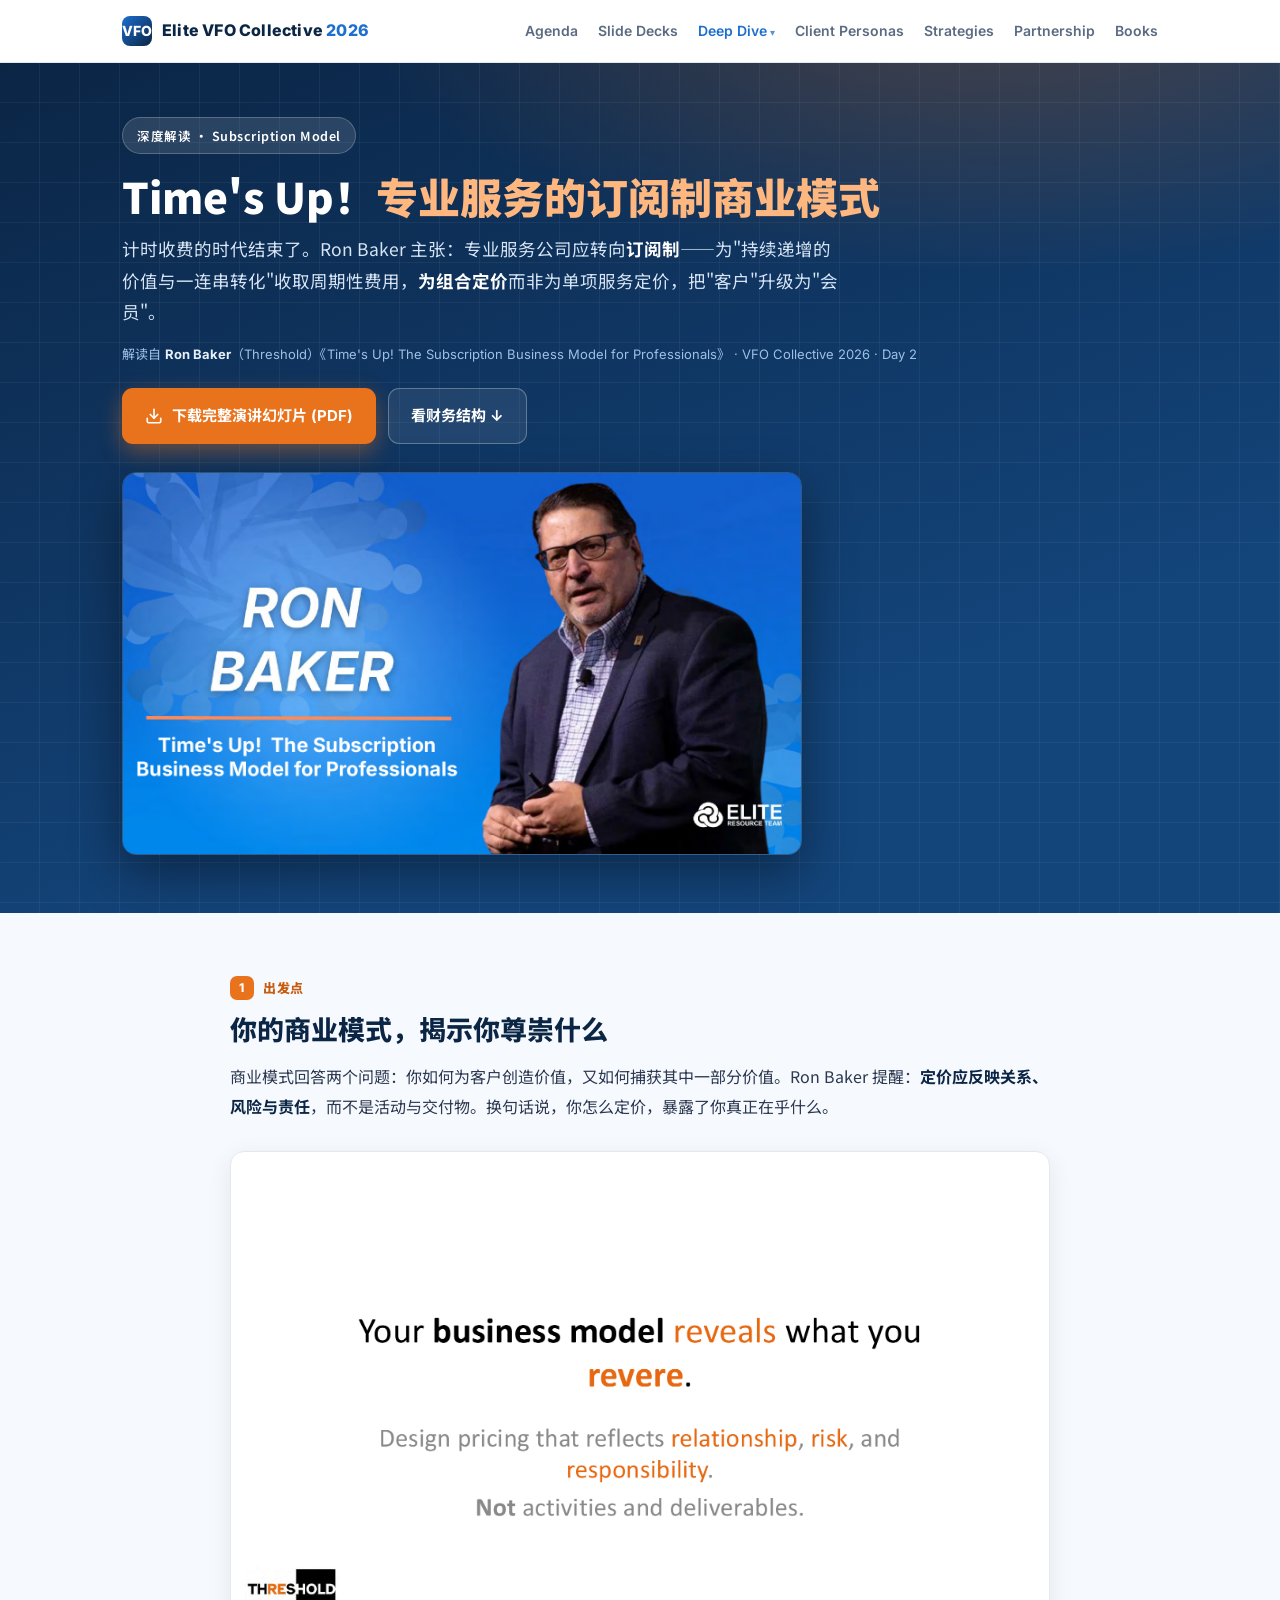
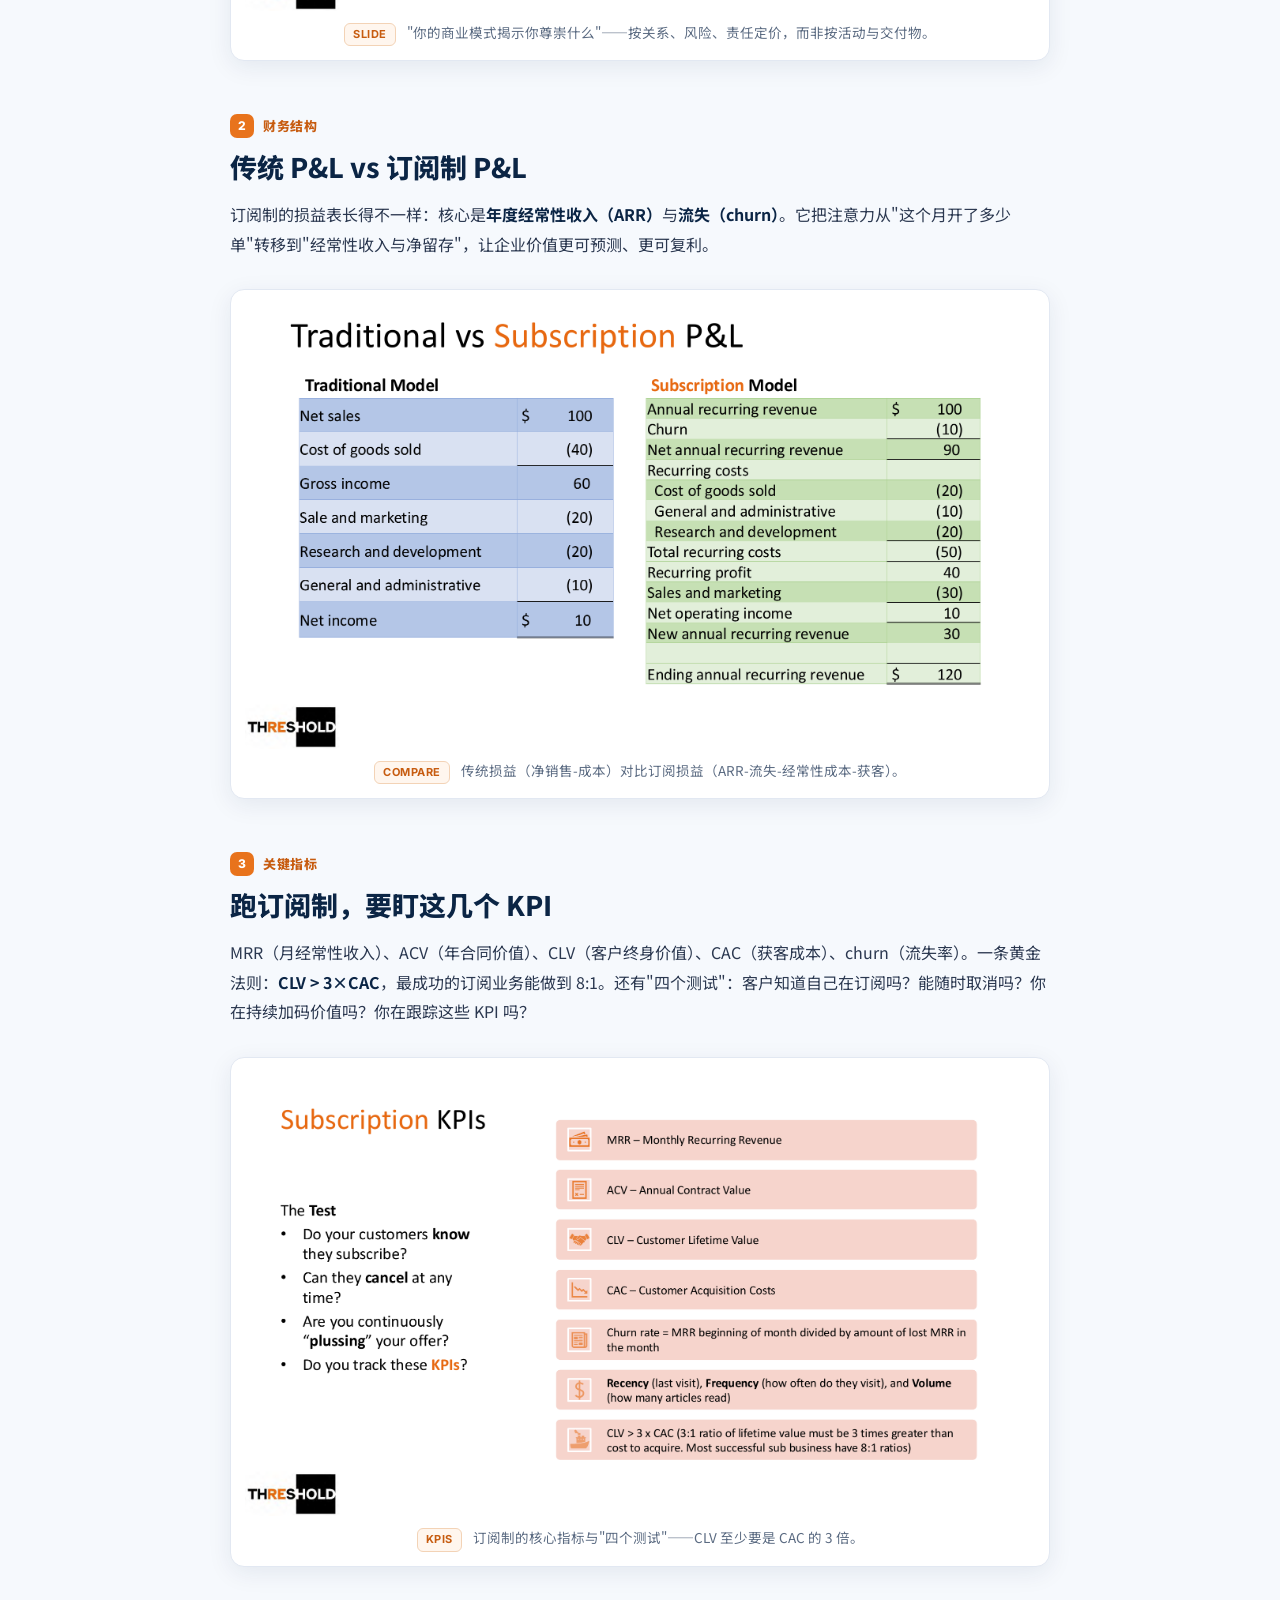
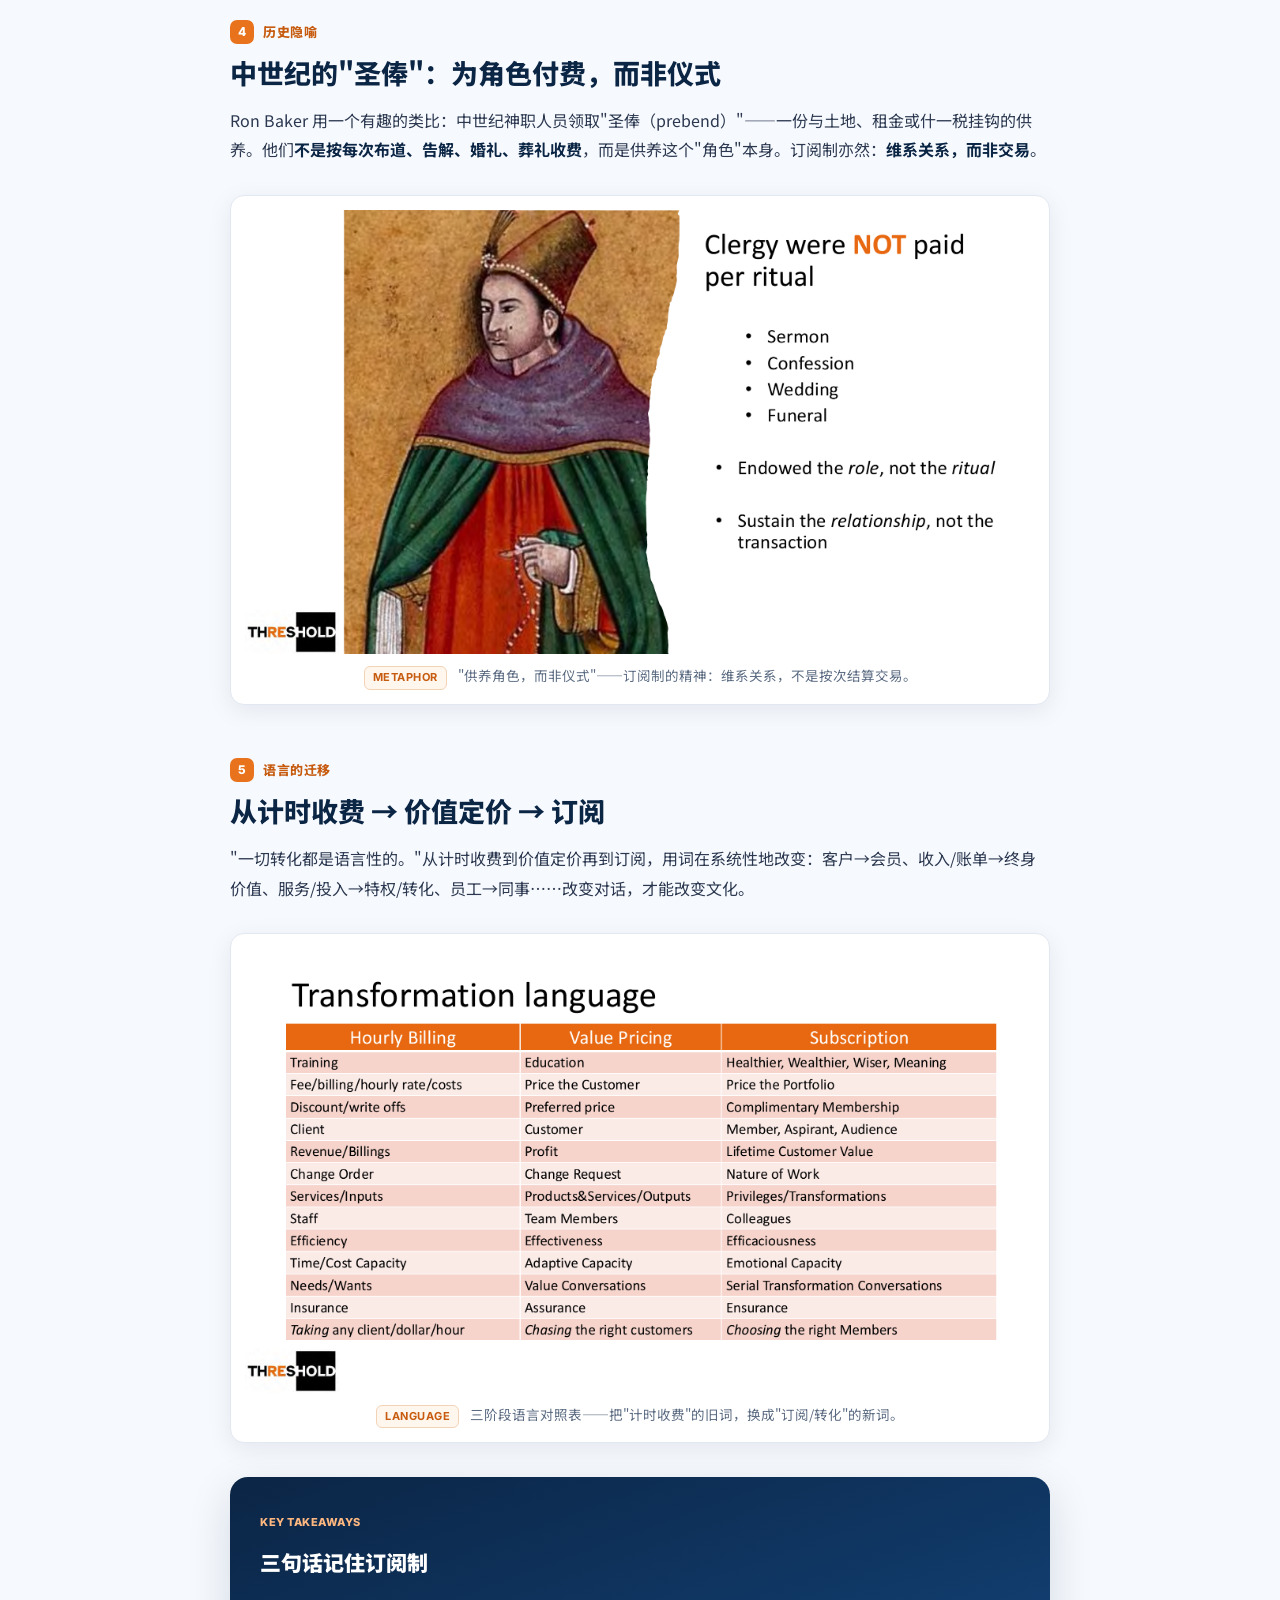
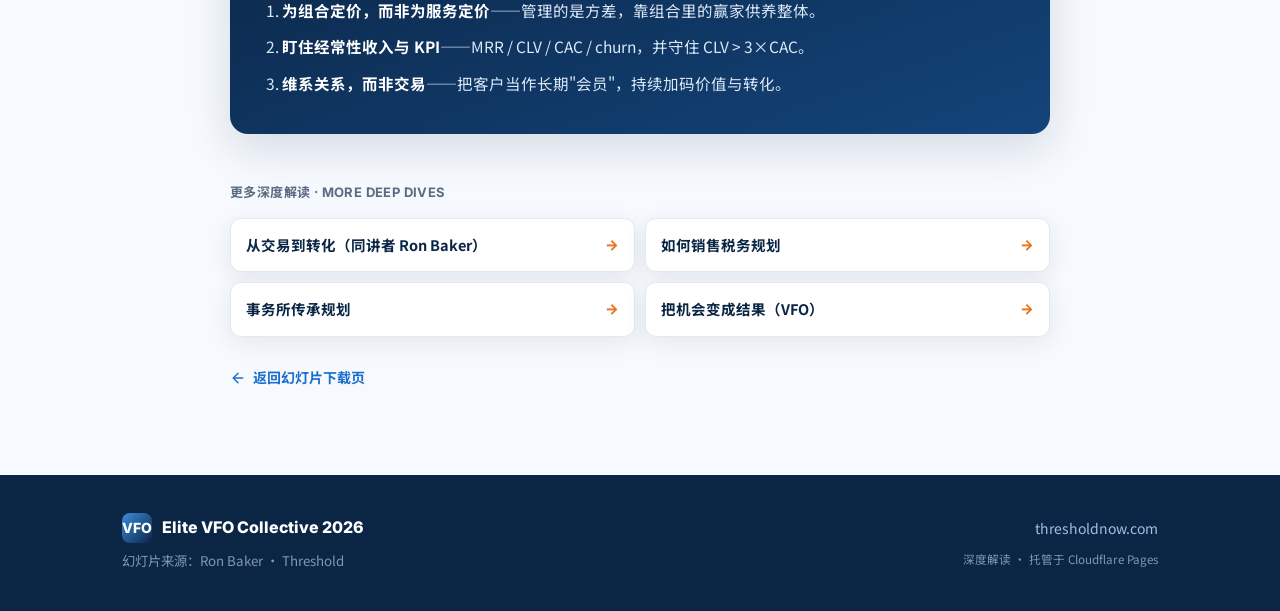
<file: site/public/subscription-model.html>
<!DOCTYPE html>
<html lang="zh">
<head>
<meta charset="UTF-8" />
<meta name="viewport" content="width=device-width, initial-scale=1.0" />
<title>Time's Up！专业服务的订阅制商业模式 — 深度解读 | VFO 2026</title>
<meta name="description" content="深度解读 Ron Baker《Time's Up! The Subscription Business Model for Professionals》——从计时收费到订阅制，KPI、定价组合与转化语言，含关键幻灯片。" />
<link rel="preconnect" href="https://fonts.googleapis.com" />
<link rel="preconnect" href="https://fonts.gstatic.com" crossorigin />
<link href="https://fonts.googleapis.com/css2?family=Inter:wght@400;500;600;700;800&family=Noto+Sans+SC:wght@400;500;700;900&family=Noto+Serif+SC:wght@600;700&display=swap" rel="stylesheet" />
<link href="deepdive.css" rel="stylesheet" />
</head>
<body>

<section class="hero">
  <div class="wrap">
    <span class="eyebrow">深度解读 · Subscription Model</span>
    <h1>Time's Up！<span>专业服务的订阅制商业模式</span></h1>
    <p class="lede">计时收费的时代结束了。Ron Baker 主张：专业服务公司应转向<b style="color:#fff">订阅制</b>——为"持续递增的价值与一连串转化"收取周期性费用，<b style="color:#fff">为组合定价</b>而非为单项服务定价，把"客户"升级为"会员"。</p>
    <p class="src">解读自 <b>Ron Baker</b>（Threshold）《Time's Up! The Subscription Business Model for Professionals》 · VFO Collective 2026 · Day 2</p>
    <div class="cta-row">
      <a class="btn btn-dl" href="slides/d2-06-subscription-business-model.pdf" download="Ron Baker - The Subscription Business Model.pdf">
        <svg viewBox="0 0 24 24" fill="none" stroke="currentColor" stroke-width="2.2" stroke-linecap="round" stroke-linejoin="round"><path d="M21 15v4a2 2 0 0 1-2 2H5a2 2 0 0 1-2-2v-4"/><polyline points="7 10 12 15 17 10"/><line x1="12" y1="15" x2="12" y2="3"/></svg>
        下载完整演讲幻灯片 (PDF)
      </a>
      <a class="btn btn-ghost" href="#s2">看财务结构 ↓</a>
    </div>
    <div class="hero-fig"><img src="img/subscription/s1.png" alt="Time's Up! The Subscription Business Model for Professionals — Ron Baker" loading="eager" /></div>
  </div>
</section>

<article>
  <div class="wrap"><div class="col">

    <section class="sec" id="s1">
      <div class="kicker"><span class="no">1</span> 出发点</div>
      <h2>你的商业模式，揭示你尊崇什么</h2>
      <p>商业模式回答两个问题：你如何为客户创造价值，又如何捕获其中一部分价值。Ron Baker 提醒：<b>定价应反映关系、风险与责任</b>，而不是活动与交付物。换句话说，你怎么定价，暴露了你真正在乎什么。</p>
      <figure class="slide"><img src="img/subscription/s2.png" alt="Your business model reveals what you revere" loading="lazy" /><figcaption><span class="lbl">Slide</span> "你的商业模式揭示你尊崇什么"——按关系、风险、责任定价，而非按活动与交付物。</figcaption></figure>
    </section>

    <section class="sec" id="s2">
      <div class="kicker"><span class="no">2</span> 财务结构</div>
      <h2>传统 P&L vs 订阅制 P&L</h2>
      <p>订阅制的损益表长得不一样：核心是<b>年度经常性收入（ARR）</b>与<b>流失（churn）</b>。它把注意力从"这个月开了多少单"转移到"经常性收入与净留存"，让企业价值更可预测、更可复利。</p>
      <figure class="slide"><img src="img/subscription/s3.png" alt="Traditional vs Subscription P&L" loading="lazy" /><figcaption><span class="lbl">Compare</span> 传统损益（净销售-成本）对比订阅损益（ARR-流失-经常性成本-获客）。</figcaption></figure>
    </section>

    <section class="sec" id="s3">
      <div class="kicker"><span class="no">3</span> 关键指标</div>
      <h2>跑订阅制，要盯这几个 KPI</h2>
      <p>MRR（月经常性收入）、ACV（年合同价值）、CLV（客户终身价值）、CAC（获客成本）、churn（流失率）。一条黄金法则：<b>CLV &gt; 3×CAC</b>，最成功的订阅业务能做到 8:1。还有"四个测试"：客户知道自己在订阅吗？能随时取消吗？你在持续加码价值吗？你在跟踪这些 KPI 吗？</p>
      <figure class="slide"><img src="img/subscription/s4.png" alt="Subscription KPIs: MRR, ACV, CLV, CAC, churn" loading="lazy" /><figcaption><span class="lbl">KPIs</span> 订阅制的核心指标与"四个测试"——CLV 至少要是 CAC 的 3 倍。</figcaption></figure>
    </section>

    <section class="sec" id="s4">
      <div class="kicker"><span class="no">4</span> 历史隐喻</div>
      <h2>中世纪的"圣俸"：为角色付费，而非仪式</h2>
      <p>Ron Baker 用一个有趣的类比：中世纪神职人员领取"圣俸（prebend）"——一份与土地、租金或什一税挂钩的供养。他们<b>不是按每次布道、告解、婚礼、葬礼收费</b>，而是供养这个"角色"本身。订阅制亦然：<b>维系关系，而非交易</b>。</p>
      <figure class="slide"><img src="img/subscription/s5.png" alt="The Prebend — Clergy were NOT paid per ritual" loading="lazy" /><figcaption><span class="lbl">Metaphor</span> "供养角色，而非仪式"——订阅制的精神：维系关系，不是按次结算交易。</figcaption></figure>
    </section>

    <section class="sec" id="s5">
      <div class="kicker"><span class="no">5</span> 语言的迁移</div>
      <h2>从计时收费 → 价值定价 → 订阅</h2>
      <p>"一切转化都是语言性的。"从计时收费到价值定价再到订阅，用词在系统性地改变：客户→会员、收入/账单→终身价值、服务/投入→特权/转化、员工→同事……改变对话，才能改变文化。</p>
      <figure class="slide"><img src="img/subscription/s6.png" alt="Transformation language: Hourly Billing → Value Pricing → Subscription" loading="lazy" /><figcaption><span class="lbl">Language</span> 三阶段语言对照表——把"计时收费"的旧词，换成"订阅/转化"的新词。</figcaption></figure>
    </section>

    <div class="takeaways">
      <span class="badge">Key Takeaways</span>
      <h3>三句话记住订阅制</h3>
      <ol>
        <li><b>为组合定价，而非为服务定价</b>——管理的是方差，靠组合里的赢家供养整体。</li>
        <li><b>盯住经常性收入与 KPI</b>——MRR / CLV / CAC / churn，并守住 CLV &gt; 3×CAC。</li>
        <li><b>维系关系，而非交易</b>——把客户当作长期"会员"，持续加码价值与转化。</li>
      </ol>
    </div>

    <div class="more">
      <h4>更多深度解读 · More Deep Dives</h4>
      <div class="grid">
        <a href="transformation.html">从交易到转化（同讲者 Ron Baker）<span class="ar">→</span></a>
        <a href="selling-tax-plans.html">如何销售税务规划<span class="ar">→</span></a>
        <a href="succession-planning.html">事务所传承规划<span class="ar">→</span></a>
        <a href="turning-opportunities.html">把机会变成结果（VFO）<span class="ar">→</span></a>
      </div>
    </div>

    <a class="backlink" href="index.html#slides">
      <svg viewBox="0 0 24 24" fill="none" stroke="currentColor" stroke-width="2.2" stroke-linecap="round" stroke-linejoin="round"><line x1="19" y1="12" x2="5" y2="12"/><polyline points="12 19 5 12 12 5"/></svg>
      返回幻灯片下载页
    </a>

  </div></div>
</article>

<footer class="site">
  <div class="wrap row-f">
    <div><div class="brand"><span class="mark" style="background:linear-gradient(135deg,#3a8dde,#0b2545)">VFO</span> Elite VFO Collective 2026</div>
      <small>幻灯片来源：Ron Baker · Threshold</small></div>
    <div style="text-align:right;font-size:14px;"><a href="https://thresholdnow.com" target="_blank" rel="noopener" style="color:#9fc0e6">thresholdnow.com</a><br/><small>深度解读 · 托管于 Cloudflare Pages</small></div>
  </div>
</footer>
  <script src="nav.js" defer></script>
</body>
</html>
</file>
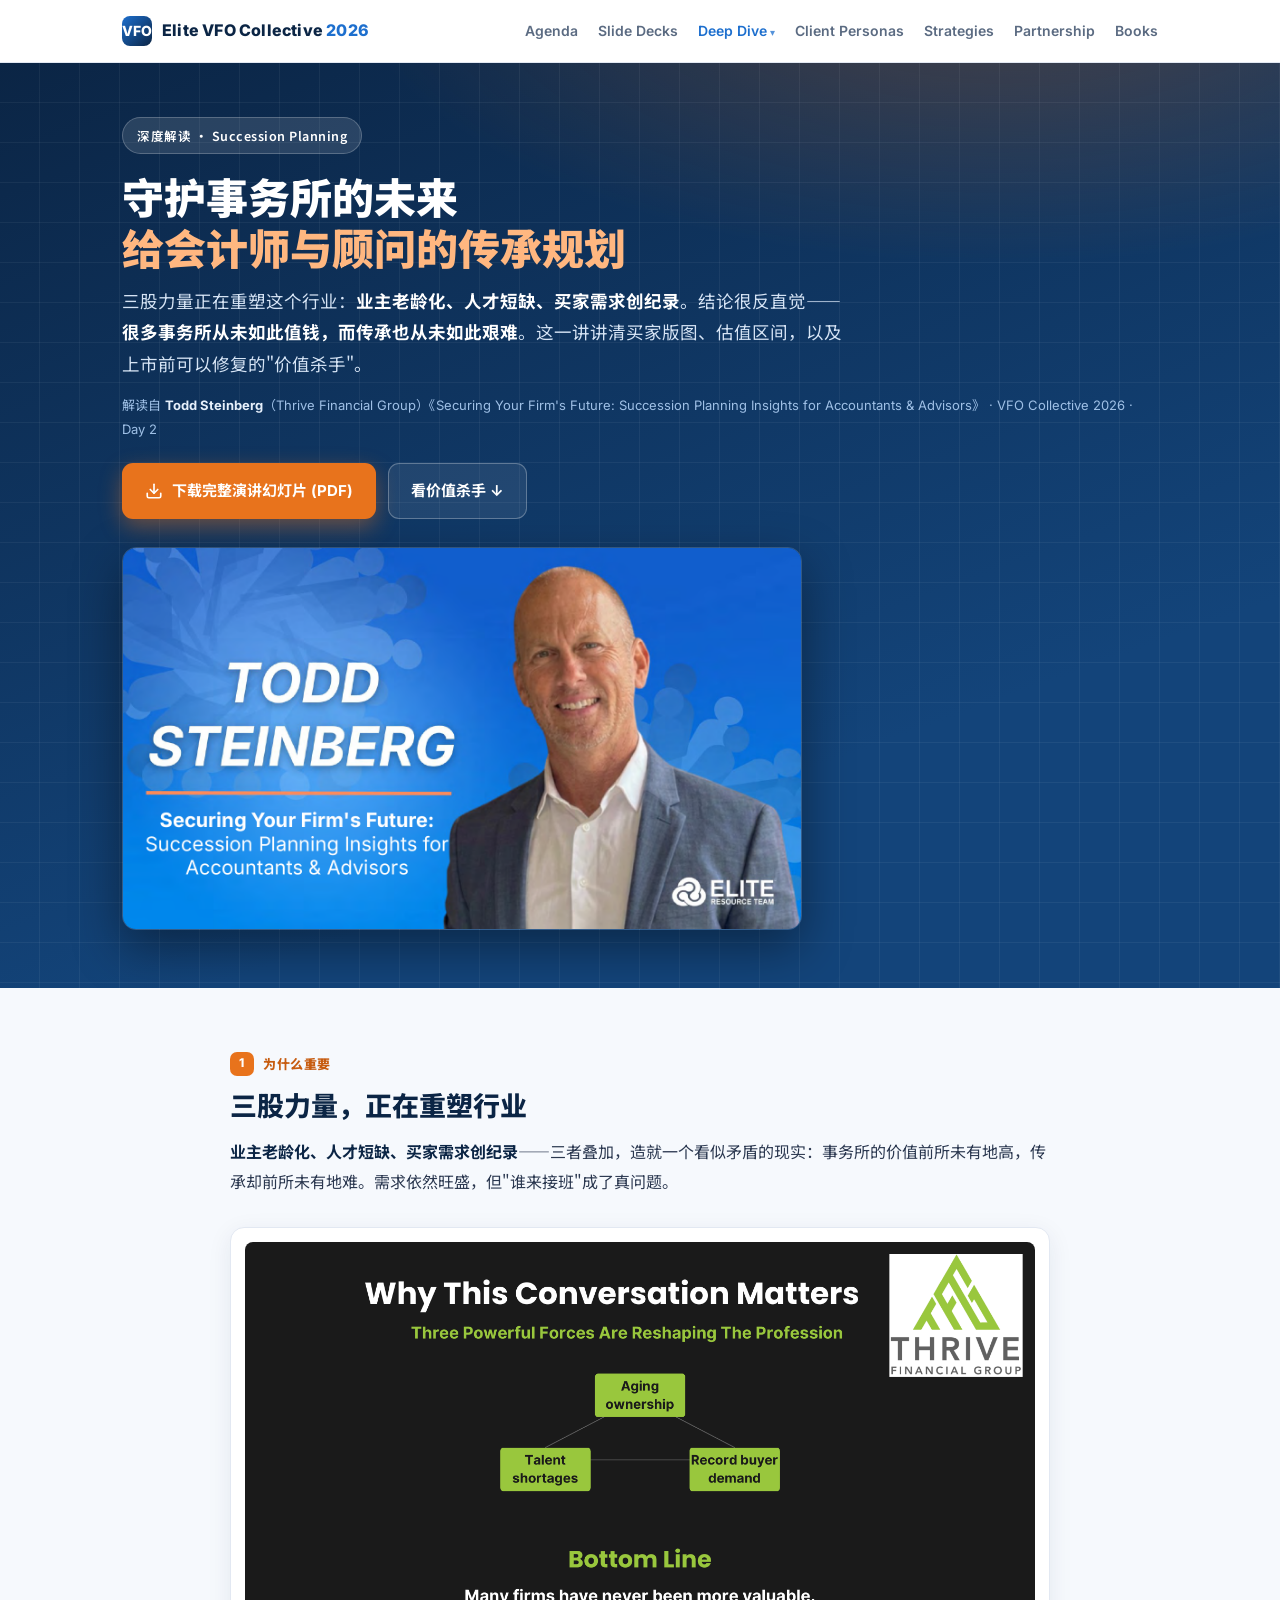
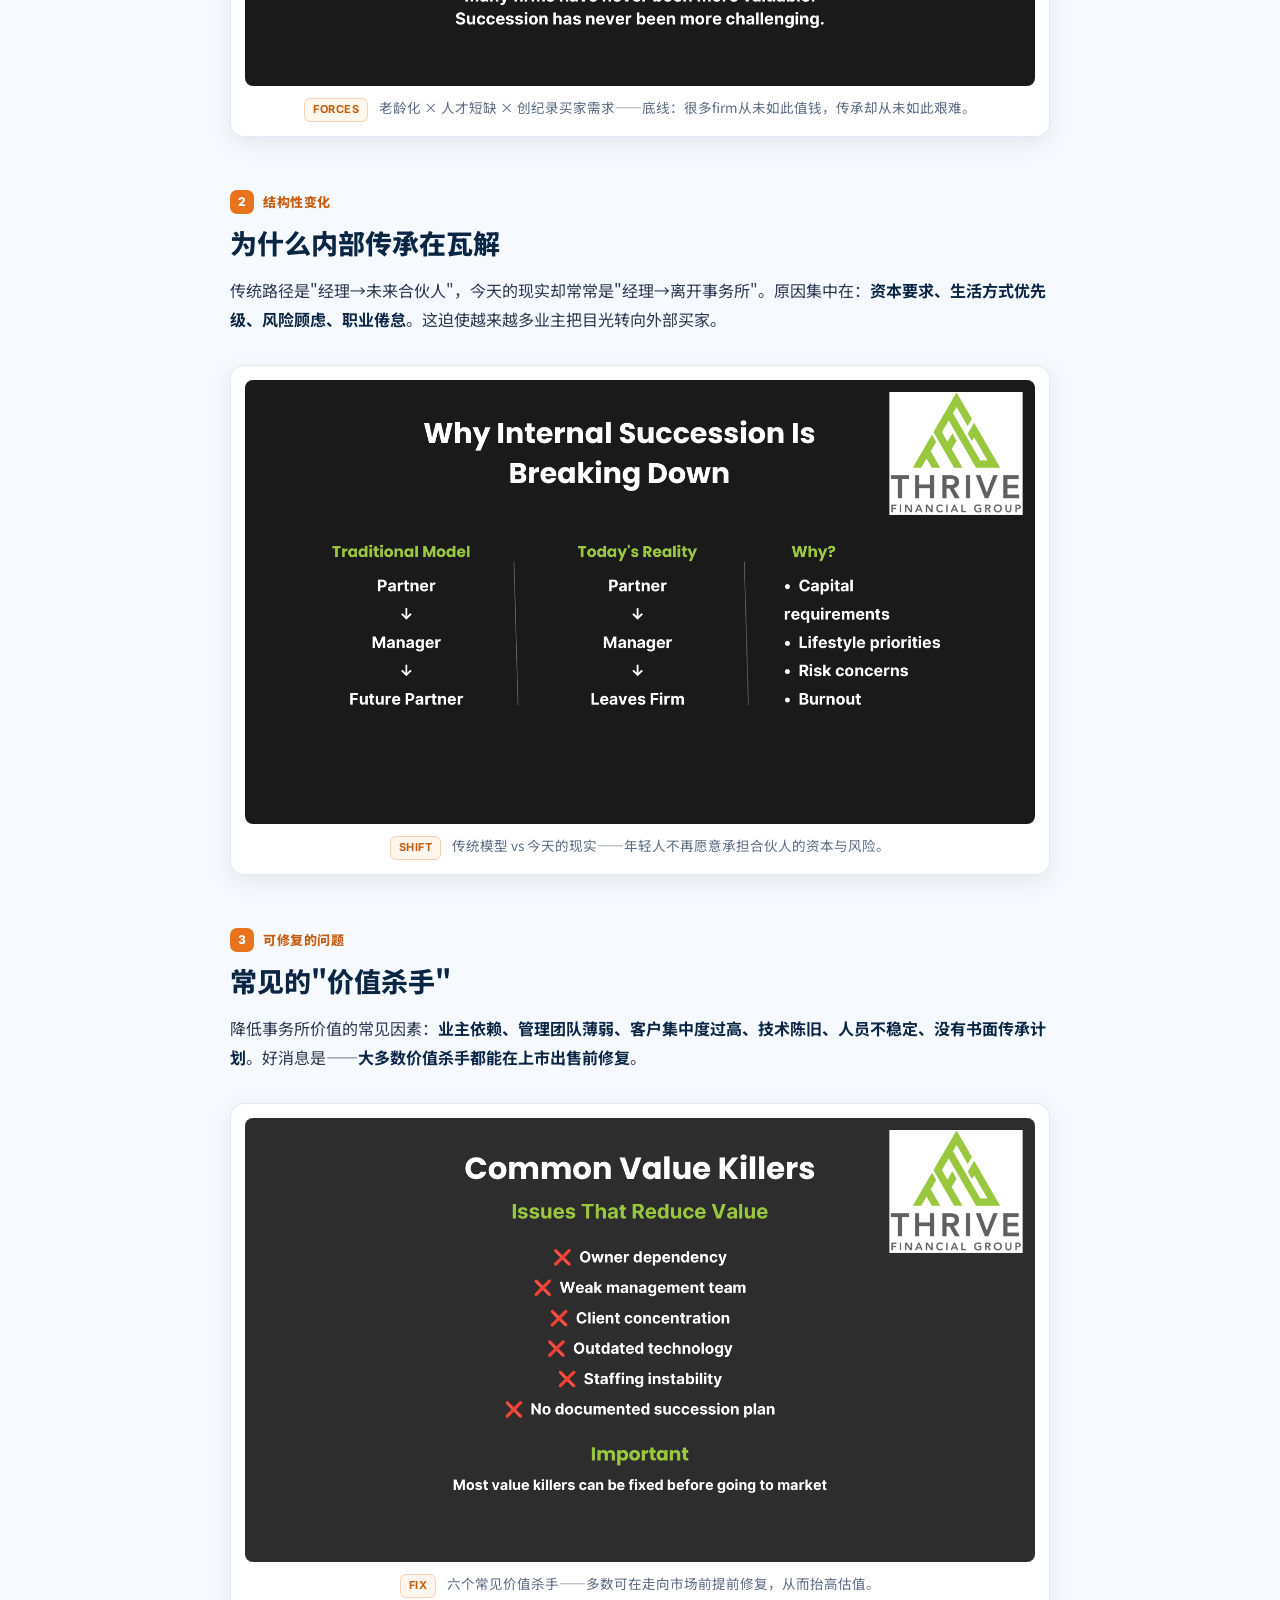
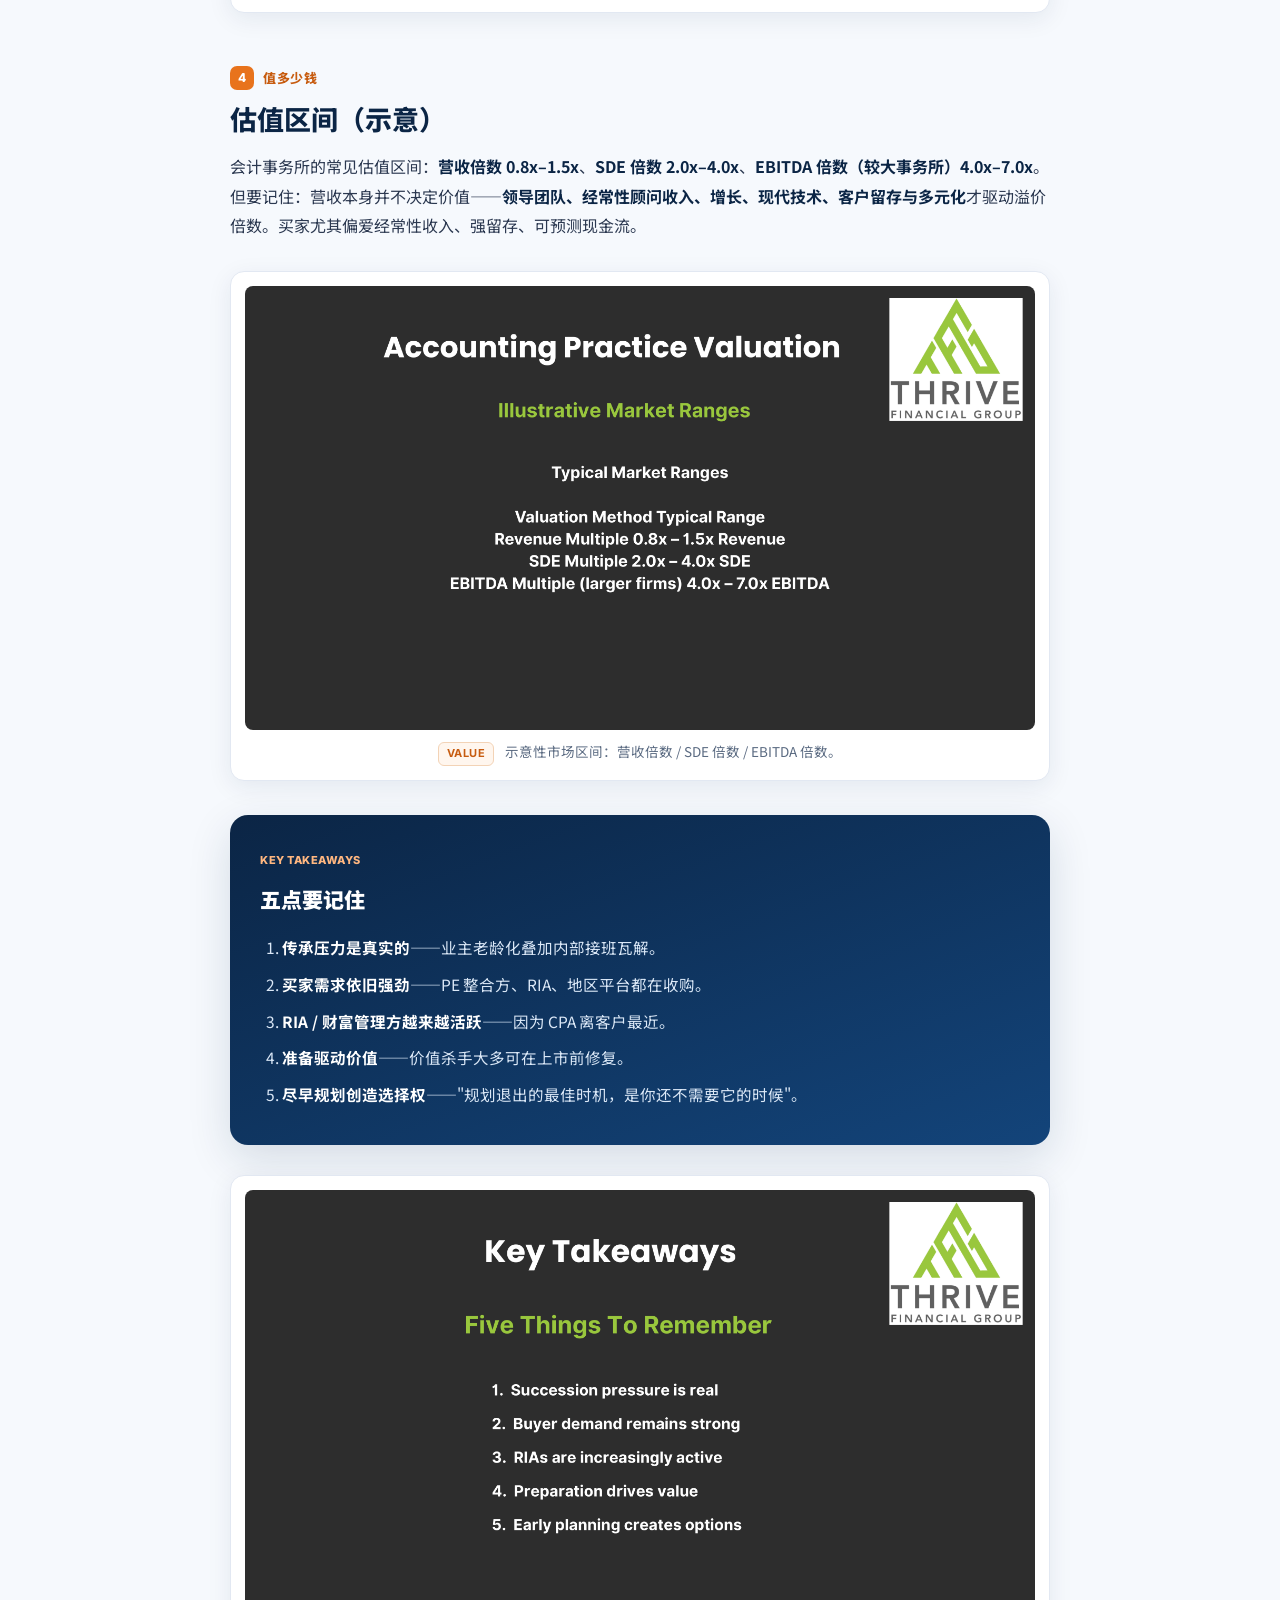
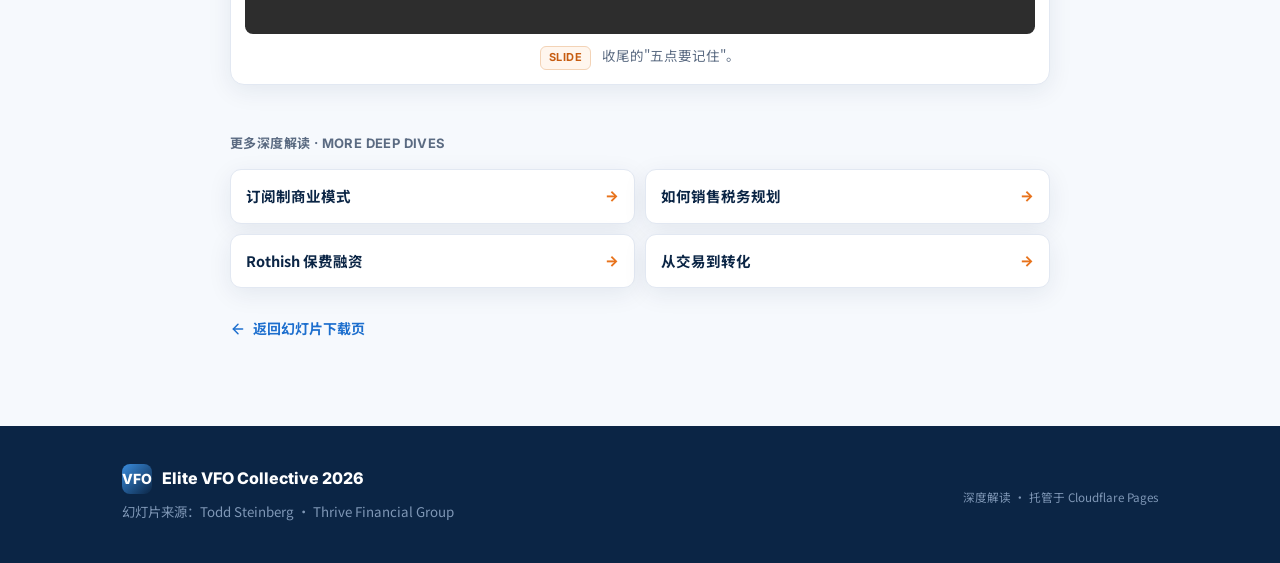
<file: site/public/succession-planning.html>
<!DOCTYPE html>
<html lang="zh">
<head>
<meta charset="UTF-8" />
<meta name="viewport" content="width=device-width, initial-scale=1.0" />
<title>守护事务所的未来：传承规划 — 深度解读 | VFO 2026</title>
<meta name="description" content="深度解读 Todd Steinberg《Securing Your Firm's Future: Succession Planning》——重塑行业的三股力量、买家版图、估值区间与价值杀手，含关键幻灯片。" />
<link rel="preconnect" href="https://fonts.googleapis.com" />
<link rel="preconnect" href="https://fonts.gstatic.com" crossorigin />
<link href="https://fonts.googleapis.com/css2?family=Inter:wght@400;500;600;700;800&family=Noto+Sans+SC:wght@400;500;700;900&family=Noto+Serif+SC:wght@600;700&display=swap" rel="stylesheet" />
<link href="deepdive.css" rel="stylesheet" />
</head>
<body>

<section class="hero">
  <div class="wrap">
    <span class="eyebrow">深度解读 · Succession Planning</span>
    <h1>守护事务所的未来<br/><span>给会计师与顾问的传承规划</span></h1>
    <p class="lede">三股力量正在重塑这个行业：<b style="color:#fff">业主老龄化、人才短缺、买家需求创纪录</b>。结论很反直觉——<b style="color:#fff">很多事务所从未如此值钱，而传承也从未如此艰难</b>。这一讲讲清买家版图、估值区间，以及上市前可以修复的"价值杀手"。</p>
    <p class="src">解读自 <b>Todd Steinberg</b>（Thrive Financial Group）《Securing Your Firm's Future: Succession Planning Insights for Accountants & Advisors》 · VFO Collective 2026 · Day 2</p>
    <div class="cta-row">
      <a class="btn btn-dl" href="slides/d2-07-succession-planning.pdf" download="Securing Your Firm's Future - Succession Planning.pdf">
        <svg viewBox="0 0 24 24" fill="none" stroke="currentColor" stroke-width="2.2" stroke-linecap="round" stroke-linejoin="round"><path d="M21 15v4a2 2 0 0 1-2 2H5a2 2 0 0 1-2-2v-4"/><polyline points="7 10 12 15 17 10"/><line x1="12" y1="15" x2="12" y2="3"/></svg>
        下载完整演讲幻灯片 (PDF)
      </a>
      <a class="btn btn-ghost" href="#s3">看价值杀手 ↓</a>
    </div>
    <div class="hero-fig"><img src="img/succession/s1.png" alt="Securing Your Firm's Future — Todd Steinberg" loading="eager" /></div>
  </div>
</section>

<article>
  <div class="wrap"><div class="col">

    <section class="sec" id="s1">
      <div class="kicker"><span class="no">1</span> 为什么重要</div>
      <h2>三股力量，正在重塑行业</h2>
      <p><b>业主老龄化、人才短缺、买家需求创纪录</b>——三者叠加，造就一个看似矛盾的现实：事务所的价值前所未有地高，传承却前所未有地难。需求依然旺盛，但"谁来接班"成了真问题。</p>
      <figure class="slide"><img src="img/succession/s2.png" alt="Three Powerful Forces Are Reshaping The Profession" loading="lazy" /><figcaption><span class="lbl">Forces</span> 老龄化 × 人才短缺 × 创纪录买家需求——底线：很多firm从未如此值钱，传承却从未如此艰难。</figcaption></figure>
    </section>

    <section class="sec" id="s2">
      <div class="kicker"><span class="no">2</span> 结构性变化</div>
      <h2>为什么内部传承在瓦解</h2>
      <p>传统路径是"经理→未来合伙人"，今天的现实却常常是"经理→离开事务所"。原因集中在：<b>资本要求、生活方式优先级、风险顾虑、职业倦怠</b>。这迫使越来越多业主把目光转向外部买家。</p>
      <figure class="slide"><img src="img/succession/s3.png" alt="Why Internal Succession Is Breaking Down" loading="lazy" /><figcaption><span class="lbl">Shift</span> 传统模型 vs 今天的现实——年轻人不再愿意承担合伙人的资本与风险。</figcaption></figure>
    </section>

    <section class="sec" id="s3">
      <div class="kicker"><span class="no">3</span> 可修复的问题</div>
      <h2>常见的"价值杀手"</h2>
      <p>降低事务所价值的常见因素：<b>业主依赖、管理团队薄弱、客户集中度过高、技术陈旧、人员不稳定、没有书面传承计划</b>。好消息是——<b>大多数价值杀手都能在上市出售前修复</b>。</p>
      <figure class="slide"><img src="img/succession/s4.png" alt="Common Value Killers" loading="lazy" /><figcaption><span class="lbl">Fix</span> 六个常见价值杀手——多数可在走向市场前提前修复，从而抬高估值。</figcaption></figure>
    </section>

    <section class="sec" id="s4">
      <div class="kicker"><span class="no">4</span> 值多少钱</div>
      <h2>估值区间（示意）</h2>
      <p>会计事务所的常见估值区间：<b>营收倍数 0.8x–1.5x</b>、<b>SDE 倍数 2.0x–4.0x</b>、<b>EBITDA 倍数（较大事务所）4.0x–7.0x</b>。但要记住：营收本身并不决定价值——<b>领导团队、经常性顾问收入、增长、现代技术、客户留存与多元化</b>才驱动溢价倍数。买家尤其偏爱经常性收入、强留存、可预测现金流。</p>
      <figure class="slide"><img src="img/succession/s5.png" alt="Accounting Practice Valuation — Illustrative Market Ranges" loading="lazy" /><figcaption><span class="lbl">Value</span> 示意性市场区间：营收倍数 / SDE 倍数 / EBITDA 倍数。</figcaption></figure>
    </section>

    <div class="takeaways">
      <span class="badge">Key Takeaways</span>
      <h3>五点要记住</h3>
      <ol>
        <li><b>传承压力是真实的</b>——业主老龄化叠加内部接班瓦解。</li>
        <li><b>买家需求依旧强劲</b>——PE 整合方、RIA、地区平台都在收购。</li>
        <li><b>RIA / 财富管理方越来越活跃</b>——因为 CPA 离客户最近。</li>
        <li><b>准备驱动价值</b>——价值杀手大多可在上市前修复。</li>
        <li><b>尽早规划创造选择权</b>——"规划退出的最佳时机，是你还不需要它的时候"。</li>
      </ol>
    </div>

    <figure class="slide"><img src="img/succession/s6.png" alt="Key Takeaways — Five Things To Remember" loading="lazy" /><figcaption><span class="lbl">Slide</span> 收尾的"五点要记住"。</figcaption></figure>

    <div class="more">
      <h4>更多深度解读 · More Deep Dives</h4>
      <div class="grid">
        <a href="subscription-model.html">订阅制商业模式<span class="ar">→</span></a>
        <a href="selling-tax-plans.html">如何销售税务规划<span class="ar">→</span></a>
        <a href="rothish.html">Rothish 保费融资<span class="ar">→</span></a>
        <a href="transformation.html">从交易到转化<span class="ar">→</span></a>
      </div>
    </div>

    <a class="backlink" href="index.html#slides">
      <svg viewBox="0 0 24 24" fill="none" stroke="currentColor" stroke-width="2.2" stroke-linecap="round" stroke-linejoin="round"><line x1="19" y1="12" x2="5" y2="12"/><polyline points="12 19 5 12 12 5"/></svg>
      返回幻灯片下载页
    </a>

  </div></div>
</article>

<footer class="site">
  <div class="wrap row-f">
    <div><div class="brand"><span class="mark" style="background:linear-gradient(135deg,#3a8dde,#0b2545)">VFO</span> Elite VFO Collective 2026</div>
      <small>幻灯片来源：Todd Steinberg · Thrive Financial Group</small></div>
    <div style="text-align:right;font-size:14px;"><small>深度解读 · 托管于 Cloudflare Pages</small></div>
  </div>
</footer>
  <script src="nav.js" defer></script>
</body>
</html>
</file>
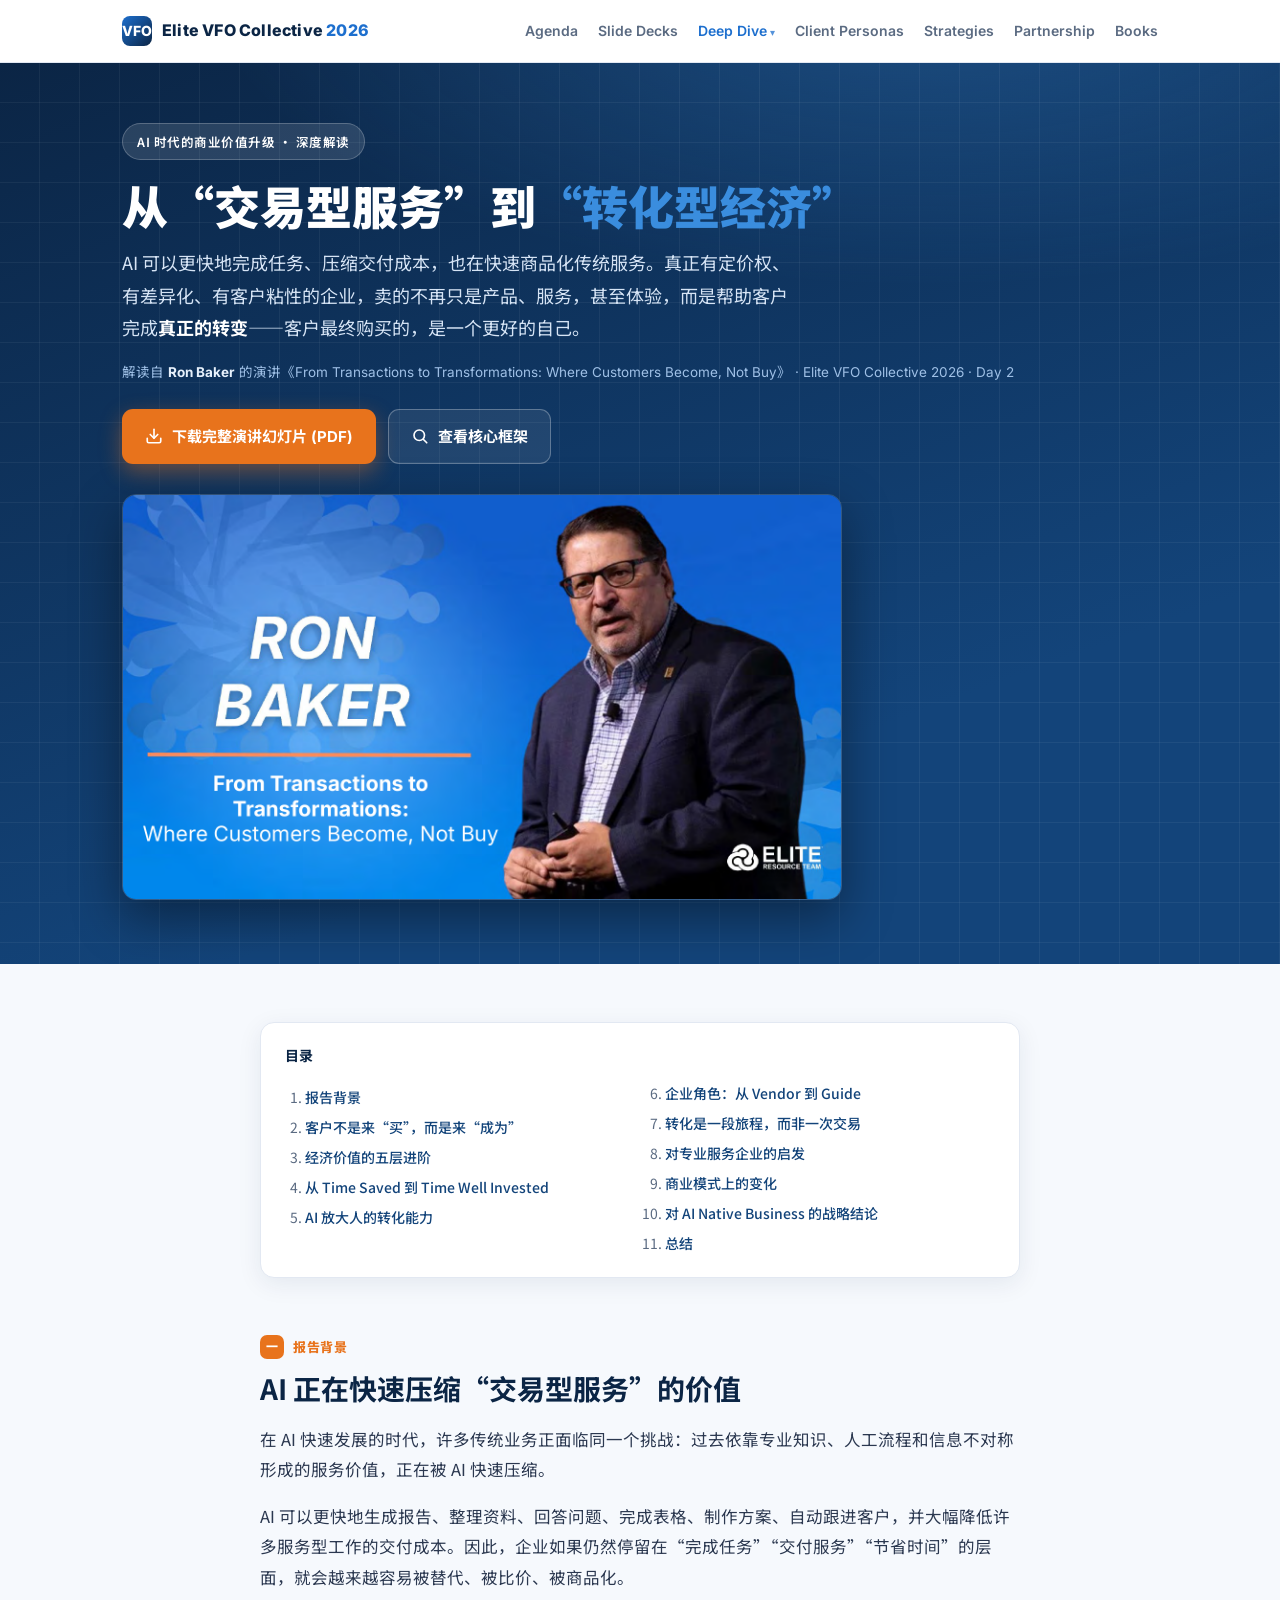
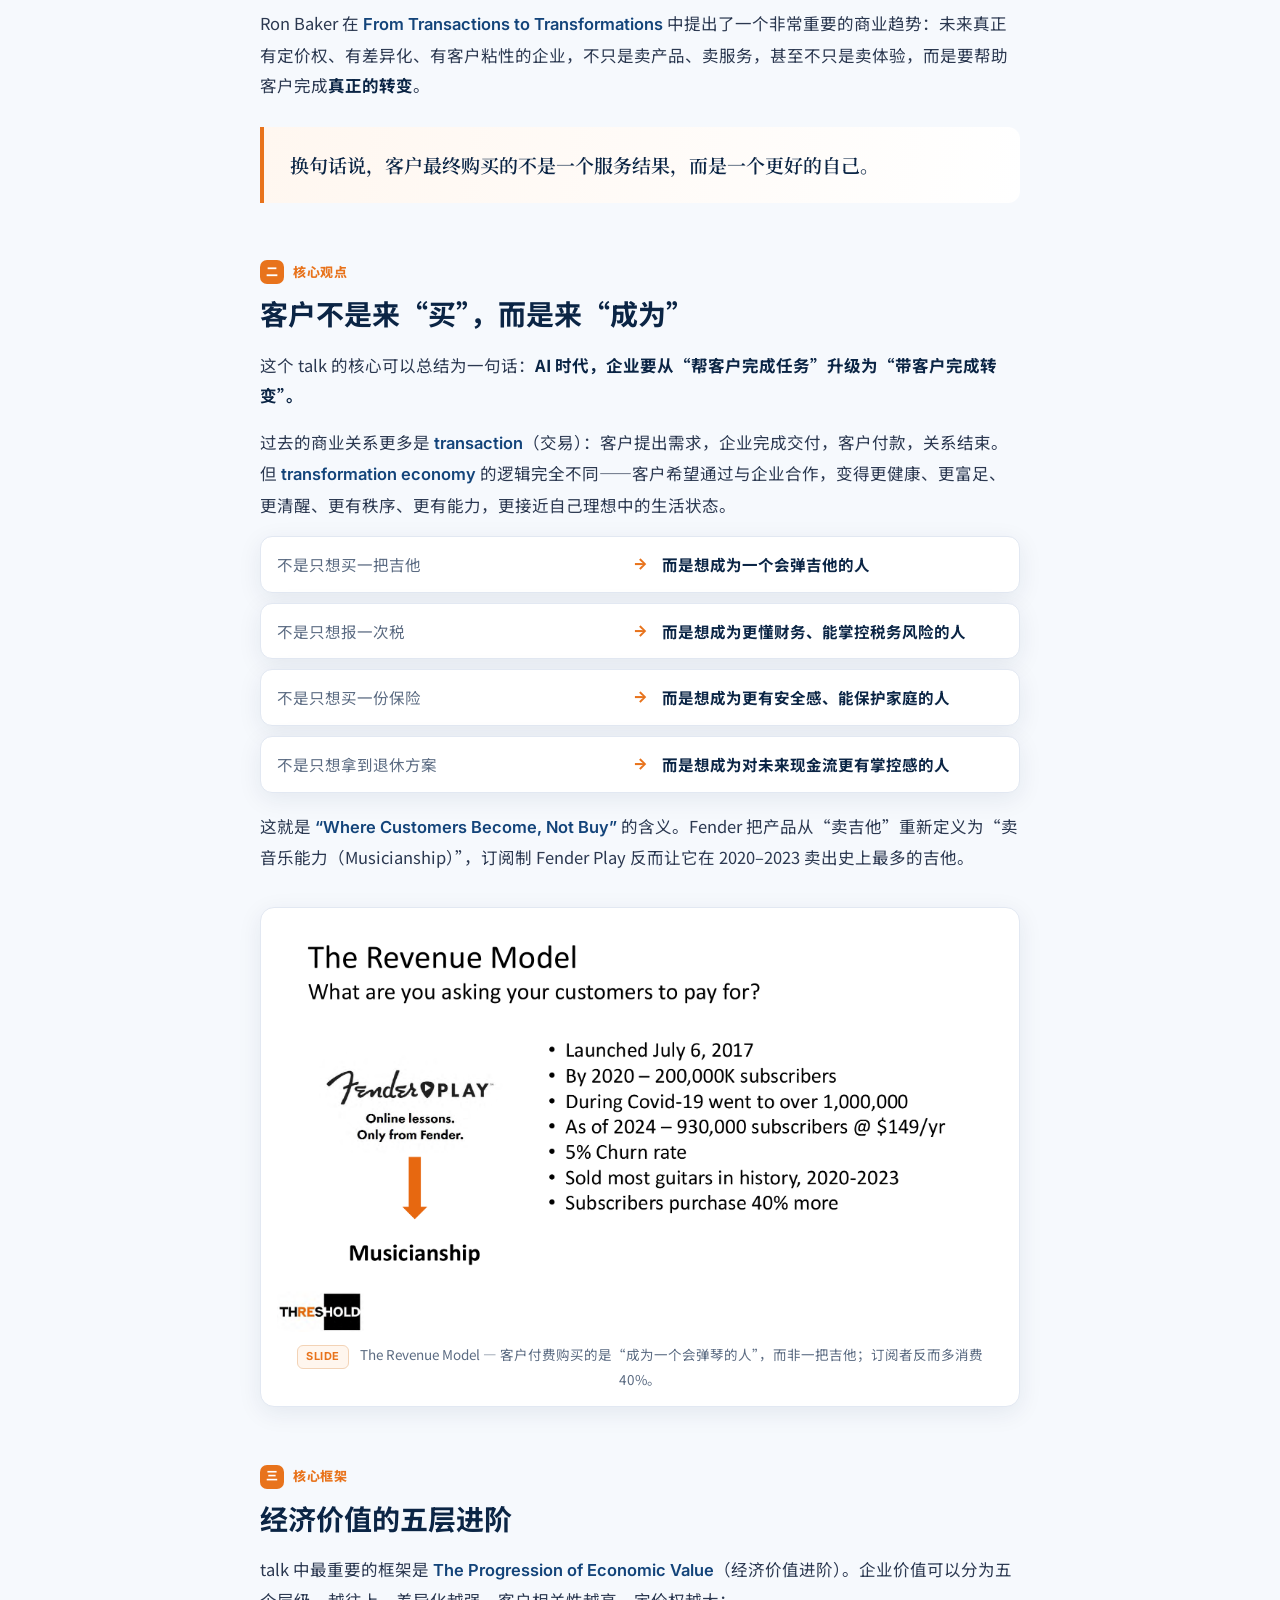
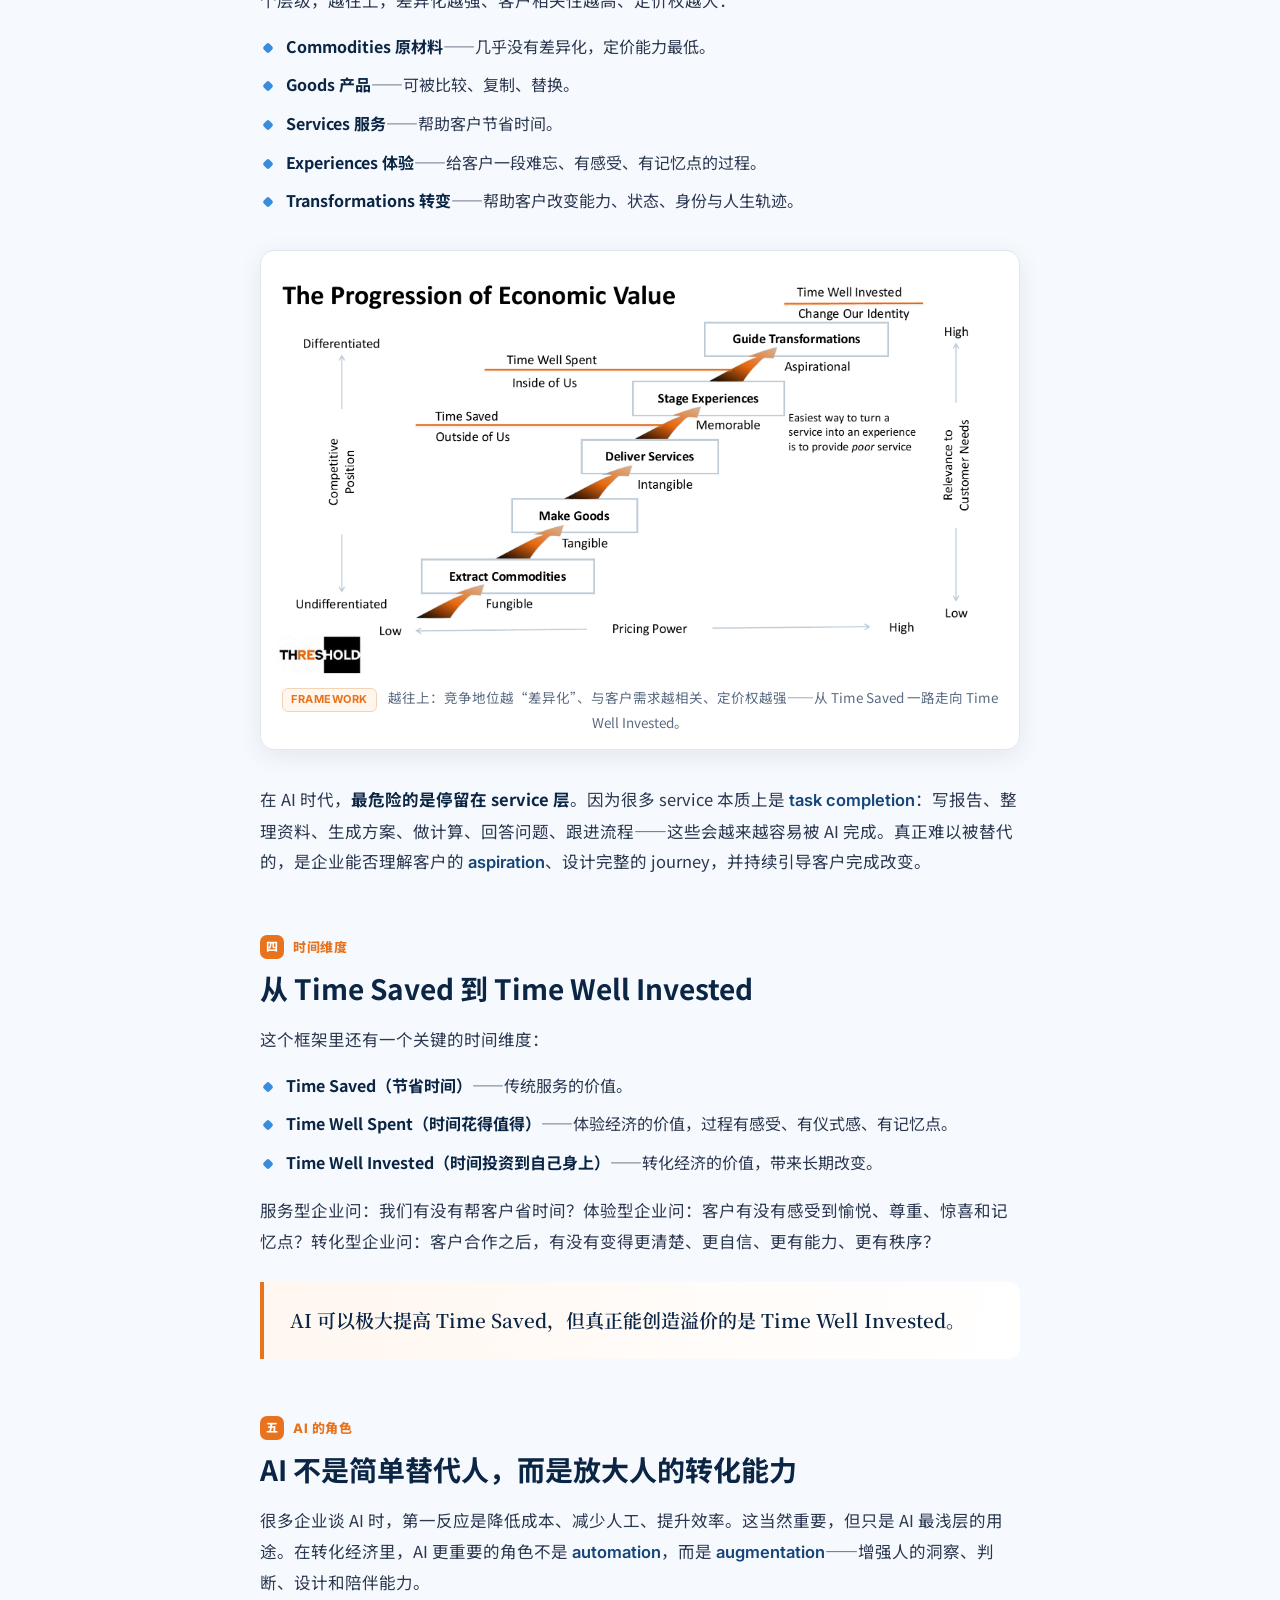
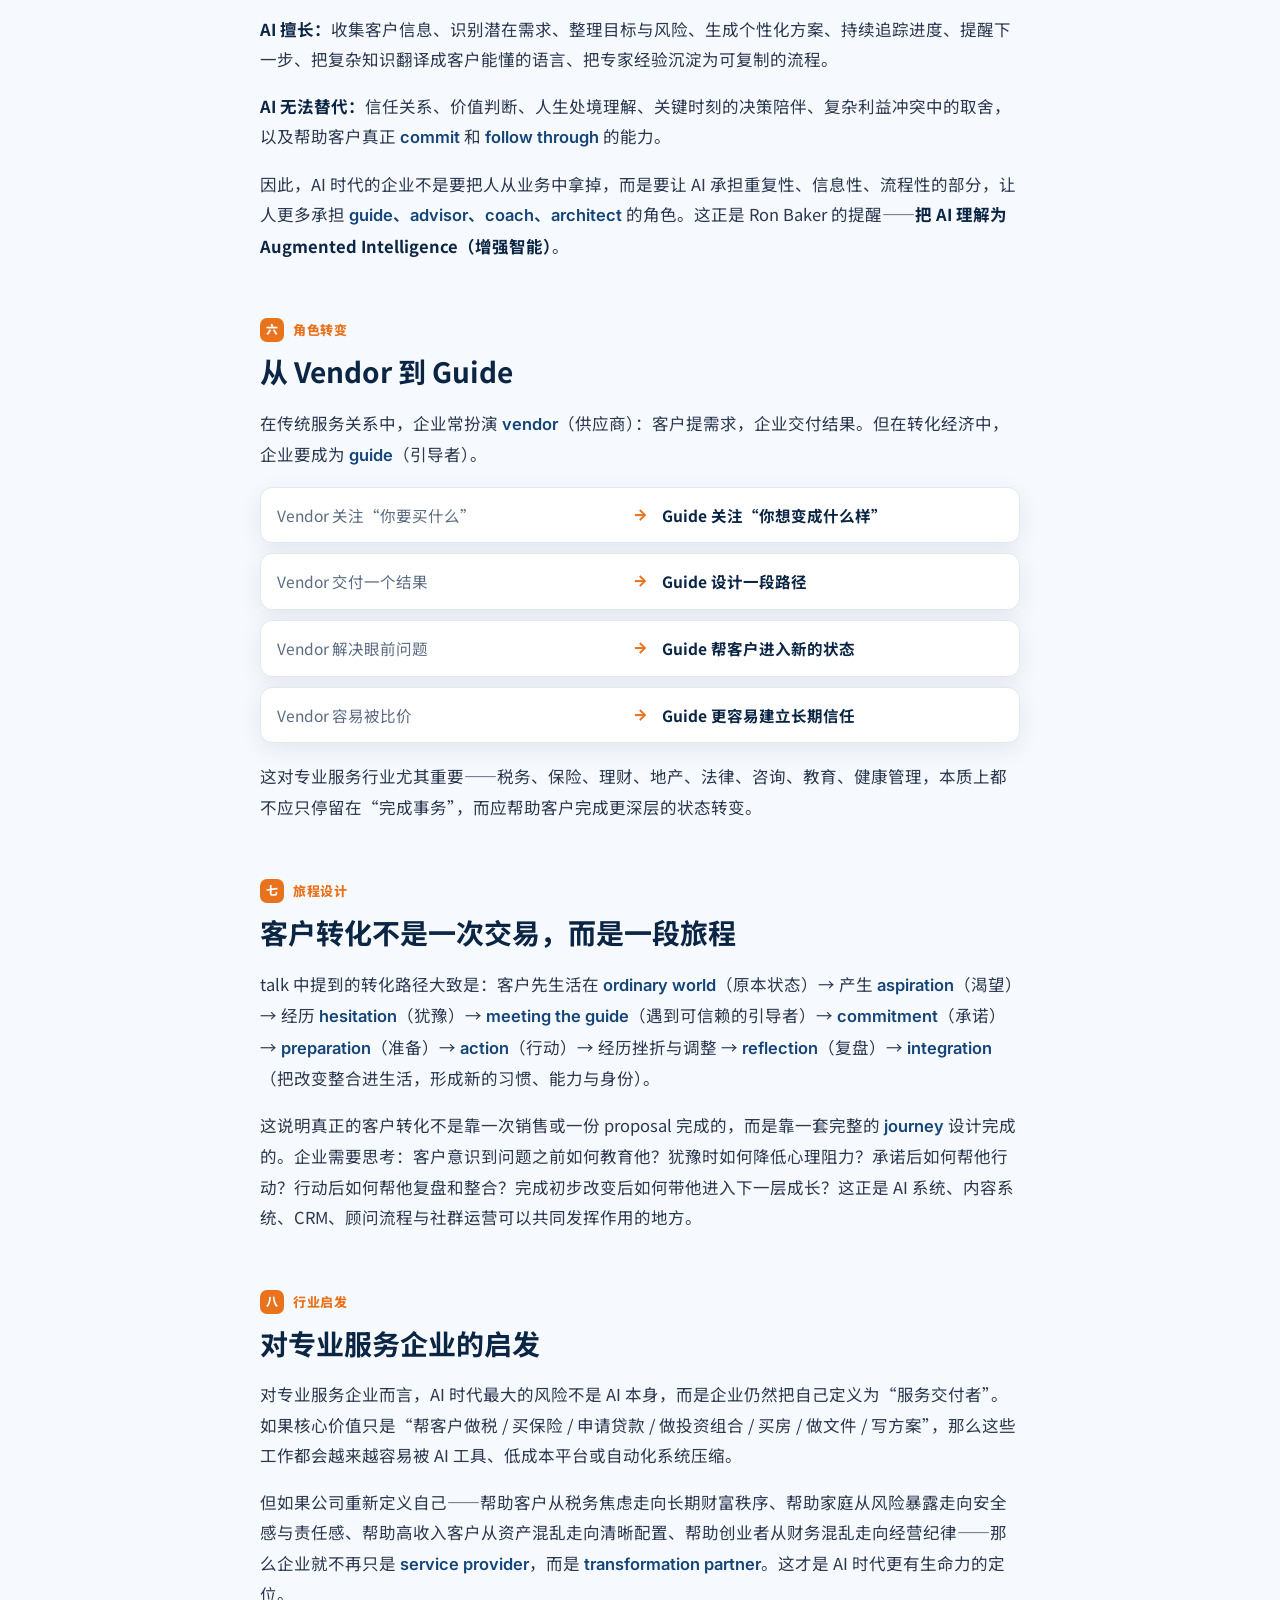
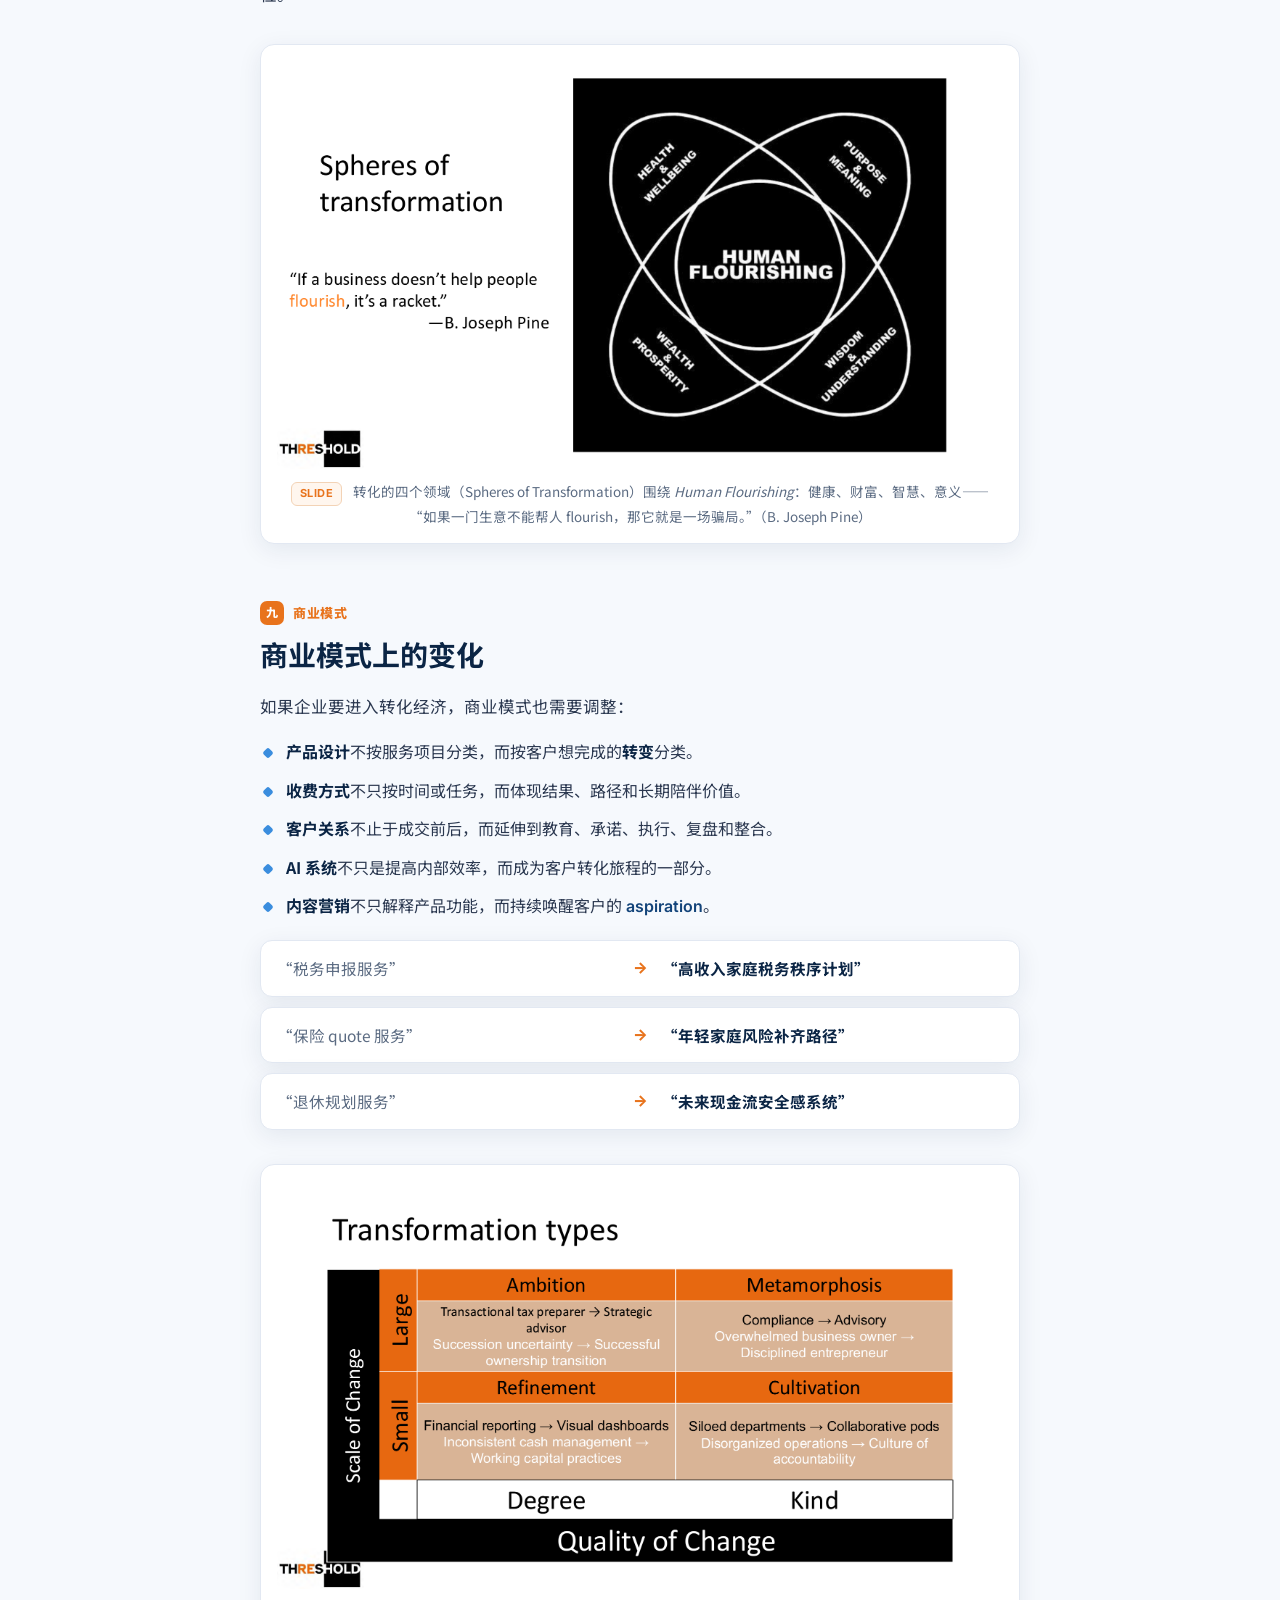
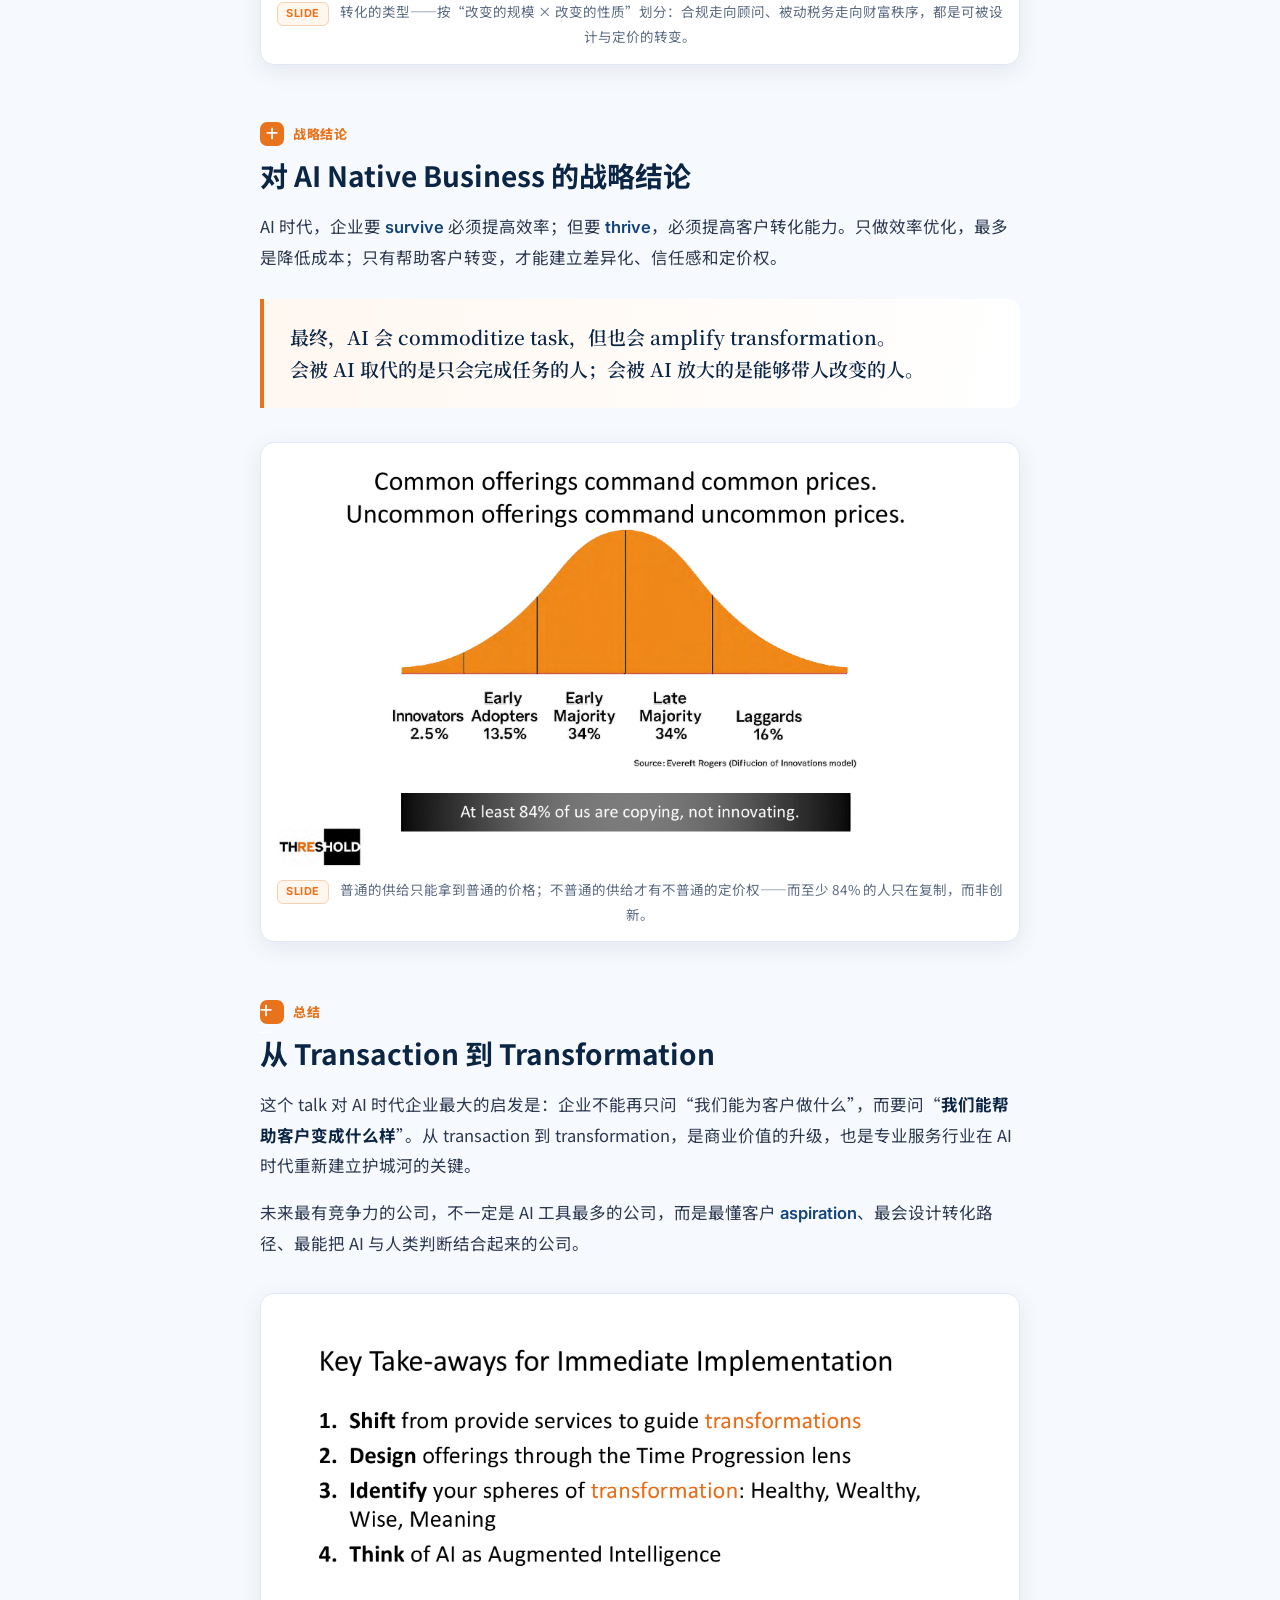
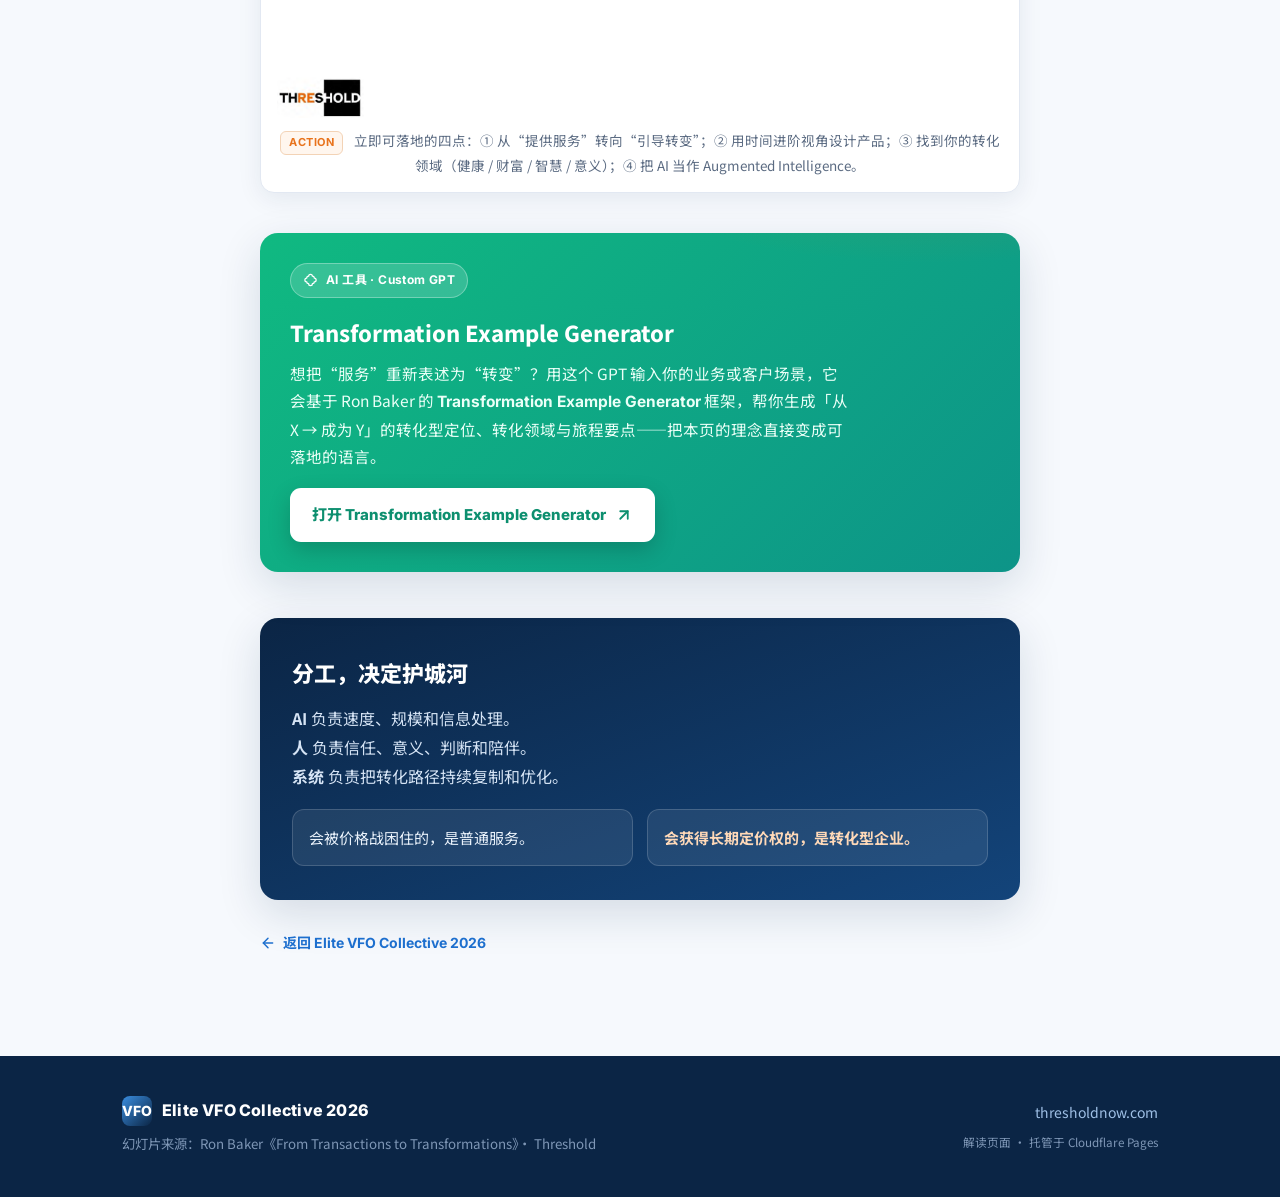
<file: site/public/transformation.html>
<!DOCTYPE html>
<html lang="zh">
<head>
<meta charset="UTF-8" />
<meta name="viewport" content="width=device-width, initial-scale=1.0" />
<title>从交易型服务到转化型经济 — AI 时代企业的价值升级</title>
<meta name="description" content="AI 时代，企业如何从“交易型服务”升级为“转化型经济”。基于 Ron Baker《From Transactions to Transformations》的解读与关键幻灯片。" />
<link rel="preconnect" href="https://fonts.googleapis.com" />
<link rel="preconnect" href="https://fonts.gstatic.com" crossorigin />
<link href="https://fonts.googleapis.com/css2?family=Inter:wght@400;500;600;700;800&family=Noto+Sans+SC:wght@400;500;700;900&family=Noto+Serif+SC:wght@600;700&display=swap" rel="stylesheet" />
<style>
  :root {
    --navy: #0b2545;
    --blue: #13447a;
    --accent: #1d6fce;
    --accent-2: #3a8dde;
    --orange: #e8731c;       /* nods to the Threshold deck accent */
    --sky: #eaf2fb;
    --ink: #1b2535;
    --muted: #5b6b82;
    --line: #e2e8f2;
    --bg: #f6f9fd;
    --white: #ffffff;
    --radius: 14px;
    --shadow: 0 6px 24px rgba(13, 40, 80, 0.08);
    --shadow-lg: 0 14px 44px rgba(13, 40, 80, 0.14);
    --cjk: 'Noto Sans SC', 'PingFang SC', 'Hiragino Sans GB', 'Microsoft YaHei', sans-serif;
  }
  * { box-sizing: border-box; }
  html { scroll-behavior: smooth; }
  body {
    margin: 0;
    font-family: var(--cjk);
    color: var(--ink);
    background: var(--bg);
    line-height: 1.85;
    -webkit-font-smoothing: antialiased;
  }
  a { color: var(--accent); text-decoration: none; }
  .wrap { max-width: 1080px; margin: 0 auto; padding: 0 22px; }

  /* Header (shared with site) */
  header.site {
    position: sticky; top: 0; z-index: 50;
    background: rgba(255,255,255,0.92);
    backdrop-filter: saturate(180%) blur(10px);
    border-bottom: 1px solid var(--line);
  }
  .nav { display: flex; align-items: center; justify-content: space-between; height: 62px; }
  .brand { display: flex; align-items: center; gap: 10px; font-weight: 800; color: var(--navy); letter-spacing: .2px; font-family: 'Inter', var(--cjk); }
  .brand .mark {
    width: 30px; height: 30px; border-radius: 8px;
    background: linear-gradient(135deg, var(--accent), var(--navy));
    display: grid; place-items: center; color: #fff; font-size: 14px; font-weight: 800;
  }
  .nav nav a { color: var(--muted); font-weight: 600; font-size: 14px; margin-left: 20px; font-family: 'Inter', var(--cjk); }
  .nav nav a:hover, .nav nav a.active { color: var(--accent); }
  @media (max-width: 760px){ .nav nav a { margin-left: 13px; font-size: 13px; } .brand .label { display: none; } }

  /* Hero */
  .hero {
    background: radial-gradient(1200px 520px at 72% -10%, rgba(58,141,222,.35), transparent 60%),
                linear-gradient(160deg, var(--navy) 0%, var(--blue) 72%);
    color: #fff; padding: 60px 0 64px; position: relative; overflow: hidden;
  }
  .hero:after {
    content: ""; position: absolute; inset: 0;
    background: url("data:image/svg+xml,%3Csvg xmlns='http://www.w3.org/2000/svg' width='40' height='40'%3E%3Cpath d='M0 39.5H40M39.5 0V40' stroke='%23ffffff' stroke-opacity='0.05'/%3E%3C/svg%3E");
    pointer-events: none;
  }
  .hero .wrap { position: relative; z-index: 1; }
  .eyebrow {
    display: inline-block; background: rgba(255,255,255,.12); border: 1px solid rgba(255,255,255,.22);
    padding: 6px 14px; border-radius: 999px; font-size: 12.5px; font-weight: 600; letter-spacing: .5px;
    margin-bottom: 18px;
  }
  .hero h1 { font-size: clamp(28px, 4.4vw, 46px); line-height: 1.18; margin: 0 0 14px; font-weight: 900; }
  .hero h1 span { color: var(--accent-2); }
  .hero p.lede { font-size: clamp(15px, 2vw, 18px); color: #d6e4f5; max-width: 680px; margin: 0 0 8px; line-height: 1.8; }
  .hero .src { font-size: 13.5px; color: #9fc0e6; margin-top: 16px; font-family: 'Inter', var(--cjk); }
  .hero .src strong { color: #e6f0fb; font-weight: 700; }
  .hero .cta-row { display: flex; flex-wrap: wrap; gap: 12px; margin-top: 24px; }
  .hero .btn {
    display: inline-flex; align-items: center; gap: 9px; font-family: 'Inter', var(--cjk);
    font-weight: 700; font-size: 15px; padding: 13px 22px; border-radius: 11px; cursor: pointer;
    border: 1px solid transparent; transition: .18s;
  }
  .hero .btn svg { width: 18px; height: 18px; }
  .hero .btn-dl { background: var(--orange); color: #fff; box-shadow: 0 8px 22px rgba(232,115,28,.42); }
  .hero .btn-dl:hover { background: #f5852f; transform: translateY(-1px); }
  .hero .btn-ghost { background: rgba(255,255,255,.08); color: #fff; border-color: rgba(255,255,255,.28); }
  .hero .btn-ghost:hover { background: rgba(255,255,255,.16); }

  /* Hero figure (title slide) */
  .hero-fig { margin-top: 30px; }
  .hero-fig img {
    width: 100%; max-width: 720px; display: block; border-radius: 14px;
    box-shadow: 0 18px 50px rgba(0,0,0,.4); border: 1px solid rgba(255,255,255,.14);
  }

  /* Article */
  article { padding: 18px 0 40px; }
  .col { max-width: 760px; margin: 0 auto; }
  .toc {
    background: #fff; border: 1px solid var(--line); border-radius: var(--radius); padding: 20px 24px;
    box-shadow: var(--shadow); margin: 40px auto 8px; max-width: 760px;
  }
  .toc h4 { margin: 0 0 12px; color: var(--navy); font-size: 14px; letter-spacing: .4px; }
  .toc ol { margin: 0; padding-left: 20px; columns: 2; column-gap: 30px; }
  .toc li { font-size: 14px; margin: 4px 0; color: var(--muted); }
  .toc a { color: var(--blue); font-weight: 500; }
  @media (max-width: 560px){ .toc ol { columns: 1; } }

  .sec { margin-top: 52px; scroll-margin-top: 78px; }
  .sec .kicker {
    display: inline-flex; align-items: center; gap: 9px;
    color: var(--orange); font-weight: 800; font-size: 13px; letter-spacing: .6px;
    font-family: 'Inter', var(--cjk); margin-bottom: 6px;
  }
  .sec .kicker .no {
    background: var(--orange); color: #fff; width: 24px; height: 24px; border-radius: 7px;
    display: grid; place-items: center; font-size: 12px; font-weight: 800;
  }
  .sec h2 { font-size: clamp(22px, 3vw, 28px); color: var(--navy); font-weight: 700; margin: 4px 0 16px; line-height: 1.4; }
  .sec p { margin: 0 0 16px; font-size: 16.5px; color: #2b3850; }
  .sec strong { color: var(--navy); font-weight: 700; }
  .en { font-family: 'Inter', var(--cjk); font-style: normal; color: var(--blue); font-weight: 600; }

  /* Bullet list as cards-ish */
  .lst { margin: 4px 0 18px; padding: 0; list-style: none; }
  .lst li { position: relative; padding-left: 26px; margin: 9px 0; font-size: 16px; color: #2b3850; }
  .lst li:before {
    content: ""; position: absolute; left: 4px; top: 12px; width: 8px; height: 8px;
    border-radius: 2px; background: var(--accent-2); transform: rotate(45deg);
  }

  /* Pull quote */
  .pull {
    margin: 26px 0; padding: 22px 26px; border-left: 4px solid var(--orange);
    background: linear-gradient(100deg, #fff7f0, #fff); border-radius: 0 12px 12px 0;
    font-size: 19px; font-weight: 600; color: var(--navy); line-height: 1.7;
    font-family: 'Noto Serif SC', var(--cjk);
  }

  /* Figure / embedded slide */
  figure.slide {
    margin: 34px auto; max-width: 880px; background: #fff; border: 1px solid var(--line);
    border-radius: var(--radius); padding: 16px; box-shadow: var(--shadow);
  }
  figure.slide img { width: 100%; display: block; border-radius: 8px; }
  figure.slide figcaption {
    margin-top: 12px; font-size: 13.5px; color: var(--muted); text-align: center; line-height: 1.6;
  }
  figure.slide figcaption .lbl {
    display: inline-block; font-family: 'Inter', var(--cjk); font-weight: 700; color: var(--orange);
    text-transform: uppercase; letter-spacing: .5px; font-size: 11px; margin-right: 8px;
    border: 1px solid #f3d3b6; background: #fff6ee; border-radius: 6px; padding: 2px 8px;
  }

  /* Three-step / become list */
  .become { display: grid; gap: 10px; margin: 6px 0 18px; }
  .become .row {
    display: grid; grid-template-columns: 1fr auto 1fr; align-items: center; gap: 14px;
    background: #fff; border: 1px solid var(--line); border-radius: 12px; padding: 13px 16px; box-shadow: var(--shadow);
    font-size: 15.5px;
  }
  .become .row .from { color: var(--muted); }
  .become .row .to { color: var(--navy); font-weight: 700; }
  .become .row .arr { color: var(--orange); font-weight: 800; font-family: 'Inter', var(--cjk); }
  @media (max-width: 560px){ .become .row { grid-template-columns: 1fr; gap: 4px; text-align: left; } .become .row .arr { display: none; } }

  /* Closing callout */
  .closeout {
    margin: 46px auto 0; max-width: 760px; background: linear-gradient(160deg, var(--navy), var(--blue));
    color: #eaf2fb; border-radius: 18px; padding: 34px 32px; box-shadow: var(--shadow-lg);
  }
  .closeout h3 { margin: 0 0 12px; color: #fff; font-size: 22px; font-weight: 800; }
  .closeout p { margin: 0 0 10px; font-size: 16px; line-height: 1.8; color: #d6e4f5; }
  .closeout .grid2 { display: grid; grid-template-columns: 1fr 1fr; gap: 14px; margin-top: 18px; }
  .closeout .grid2 div {
    background: rgba(255,255,255,.08); border: 1px solid rgba(255,255,255,.16); border-radius: 12px; padding: 14px 16px; font-size: 15px;
  }
  .closeout .grid2 b { color: #ffd9b8; }
  @media (max-width: 560px){ .closeout .grid2 { grid-template-columns: 1fr; } }

  /* GPT tool CTA */
  .gpt-cta {
    margin: 40px auto 0; max-width: 760px;
    background:
      radial-gradient(600px 220px at 88% -30%, rgba(232,115,28,.20), transparent 60%),
      linear-gradient(135deg, #10b981 0%, #0d9488 100%);
    color: #fff; border-radius: 18px; padding: 30px 30px; box-shadow: var(--shadow-lg);
    position: relative; overflow: hidden;
  }
  .gpt-cta .badge {
    display:inline-flex; align-items:center; gap:8px; font-family:'Inter',var(--cjk);
    background: rgba(255,255,255,.16); border:1px solid rgba(255,255,255,.3);
    padding:5px 12px; border-radius:999px; font-size:12px; font-weight:700; letter-spacing:.4px; margin-bottom:14px;
  }
  .gpt-cta .badge svg { width:15px; height:15px; }
  .gpt-cta h3 { margin:0 0 8px; font-size:22px; font-weight:800; color:#fff; }
  .gpt-cta p { margin:0 0 18px; font-size:15.5px; line-height:1.75; color:#eafff7; max-width:560px; }
  .gpt-cta .go {
    display:inline-flex; align-items:center; gap:9px; font-family:'Inter',var(--cjk); font-weight:800; font-size:15px;
    background:#fff; color:#0d8f6f; padding:13px 22px; border-radius:11px; transition:.16s; box-shadow:0 8px 22px rgba(0,0,0,.18);
  }
  .gpt-cta .go:hover { transform: translateY(-1px); background:#f3fffb; }
  .gpt-cta .go svg { width:18px; height:18px; }

  .backlink { display:inline-flex; align-items:center; gap:7px; margin-top: 30px; font-family:'Inter',var(--cjk); font-weight:700; font-size:14px; }
  .backlink svg { width: 16px; height: 16px; }

  footer.site { background: var(--navy); color: #c5d6ec; padding: 40px 0; margin-top: 56px; }
  footer .row-f { display: flex; flex-wrap: wrap; justify-content: space-between; gap: 18px; align-items: center; }
  footer .brand { color: #fff; }
  footer a { color: #9fc0e6; }
  footer small { color: #7f97b6; display:block; margin-top: 6px; }

  @media (prefers-reduced-motion: reduce){ html { scroll-behavior: auto; } }</style>
</head>
<body>

<section class="hero">
  <div class="wrap">
    <span class="eyebrow">AI 时代的商业价值升级 · 深度解读</span>
    <h1>从“交易型服务”到<span>“转化型经济”</span></h1>
    <p class="lede">AI 可以更快地完成任务、压缩交付成本，也在快速商品化传统服务。真正有定价权、有差异化、有客户粘性的企业，卖的不再只是产品、服务，甚至体验，而是帮助客户完成<strong style="color:#fff">真正的转变</strong>——客户最终购买的，是一个更好的自己。</p>
    <p class="src">解读自 <strong>Ron Baker</strong> 的演讲《From Transactions to Transformations: Where Customers Become, Not Buy》 · Elite VFO Collective 2026 · Day 2</p>
    <div class="cta-row">
      <a class="btn btn-dl" href="slides/d2-02-transactions-to-transformations.pdf" download="Ron Baker - From Transactions to Transformations.pdf">
        <svg viewBox="0 0 24 24" fill="none" stroke="currentColor" stroke-width="2.2" stroke-linecap="round" stroke-linejoin="round"><path d="M21 15v4a2 2 0 0 1-2 2H5a2 2 0 0 1-2-2v-4"/><polyline points="7 10 12 15 17 10"/><line x1="12" y1="15" x2="12" y2="3"/></svg>
        下载完整演讲幻灯片 (PDF)
      </a>
      <a class="btn btn-ghost" href="#s3">
        <svg viewBox="0 0 24 24" fill="none" stroke="currentColor" stroke-width="2.2" stroke-linecap="round" stroke-linejoin="round"><circle cx="11" cy="11" r="7"/><line x1="21" y1="21" x2="16.65" y2="16.65"/></svg>
        查看核心框架
      </a>
    </div>
    <div class="hero-fig">
      <img src="img/transformation/01-title.png" alt="Ron Baker — From Transactions to Transformations: Where Customers Become, Not Buy" loading="eager" />
    </div>
  </div>
</section>

<article>
  <div class="wrap">

    <nav class="toc" aria-label="目录">
      <h4>目录</h4>
      <ol>
        <li><a href="#s1">报告背景</a></li>
        <li><a href="#s2">客户不是来“买”，而是来“成为”</a></li>
        <li><a href="#s3">经济价值的五层进阶</a></li>
        <li><a href="#s4">从 Time Saved 到 Time Well Invested</a></li>
        <li><a href="#s5">AI 放大人的转化能力</a></li>
        <li><a href="#s6">企业角色：从 Vendor 到 Guide</a></li>
        <li><a href="#s7">转化是一段旅程，而非一次交易</a></li>
        <li><a href="#s8">对专业服务企业的启发</a></li>
        <li><a href="#s9">商业模式上的变化</a></li>
        <li><a href="#s10">对 AI Native Business 的战略结论</a></li>
        <li><a href="#s11">总结</a></li>
      </ol>
    </nav>

    <div class="col">

      <section class="sec" id="s1">
        <div class="kicker"><span class="no">一</span> 报告背景</div>
        <h2>AI 正在快速压缩“交易型服务”的价值</h2>
        <p>在 AI 快速发展的时代，许多传统业务正面临同一个挑战：过去依靠专业知识、人工流程和信息不对称形成的服务价值，正在被 AI 快速压缩。</p>
        <p>AI 可以更快地生成报告、整理资料、回答问题、完成表格、制作方案、自动跟进客户，并大幅降低许多服务型工作的交付成本。因此，企业如果仍然停留在“完成任务”“交付服务”“节省时间”的层面，就会越来越容易被替代、被比价、被商品化。</p>
        <p>Ron Baker 在 <span class="en">From Transactions to Transformations</span> 中提出了一个非常重要的商业趋势：未来真正有定价权、有差异化、有客户粘性的企业，不只是卖产品、卖服务，甚至不只是卖体验，而是要帮助客户完成<strong>真正的转变</strong>。</p>
        <div class="pull">换句话说，客户最终购买的不是一个服务结果，而是一个更好的自己。</div>
      </section>

      <section class="sec" id="s2">
        <div class="kicker"><span class="no">二</span> 核心观点</div>
        <h2>客户不是来“买”，而是来“成为”</h2>
        <p>这个 talk 的核心可以总结为一句话：<strong>AI 时代，企业要从“帮客户完成任务”升级为“带客户完成转变”。</strong></p>
        <p>过去的商业关系更多是 <span class="en">transaction</span>（交易）：客户提出需求，企业完成交付，客户付款，关系结束。但 <span class="en">transformation economy</span> 的逻辑完全不同——客户希望通过与企业合作，变得更健康、更富足、更清醒、更有秩序、更有能力，更接近自己理想中的生活状态。</p>
        <div class="become">
          <div class="row"><span class="from">不是只想买一把吉他</span><span class="arr">→</span><span class="to">而是想成为一个会弹吉他的人</span></div>
          <div class="row"><span class="from">不是只想报一次税</span><span class="arr">→</span><span class="to">而是想成为更懂财务、能掌控税务风险的人</span></div>
          <div class="row"><span class="from">不是只想买一份保险</span><span class="arr">→</span><span class="to">而是想成为更有安全感、能保护家庭的人</span></div>
          <div class="row"><span class="from">不是只想拿到退休方案</span><span class="arr">→</span><span class="to">而是想成为对未来现金流更有掌控感的人</span></div>
        </div>
        <p>这就是 <span class="en">“Where Customers Become, Not Buy”</span> 的含义。Fender 把产品从“卖吉他”重新定义为“卖音乐能力（Musicianship）”，订阅制 Fender Play 反而让它在 2020–2023 卖出史上最多的吉他。</p>
        <figure class="slide">
          <img src="img/transformation/03-fender.png" alt="The Revenue Model — Fender Play：你在让客户为什么付费？" loading="lazy" />
          <figcaption><span class="lbl">Slide</span> The Revenue Model — 客户付费购买的是“成为一个会弹琴的人”，而非一把吉他；订阅者反而多消费 40%。</figcaption>
        </figure>
      </section>

      <section class="sec" id="s3">
        <div class="kicker"><span class="no">三</span> 核心框架</div>
        <h2>经济价值的五层进阶</h2>
        <p>talk 中最重要的框架是 <span class="en">The Progression of Economic Value</span>（经济价值进阶）。企业价值可以分为五个层级，越往上，差异化越强、客户相关性越高、定价权越大：</p>
        <ul class="lst">
          <li><strong>Commodities 原材料</strong>——几乎没有差异化，定价能力最低。</li>
          <li><strong>Goods 产品</strong>——可被比较、复制、替换。</li>
          <li><strong>Services 服务</strong>——帮助客户节省时间。</li>
          <li><strong>Experiences 体验</strong>——给客户一段难忘、有感受、有记忆点的过程。</li>
          <li><strong>Transformations 转变</strong>——帮助客户改变能力、状态、身份与人生轨迹。</li>
        </ul>
        <figure class="slide">
          <img src="img/transformation/02-progression.png" alt="The Progression of Economic Value：Commodities → Goods → Services → Experiences → Transformations" loading="lazy" />
          <figcaption><span class="lbl">Framework</span> 越往上：竞争地位越“差异化”、与客户需求越相关、定价权越强——从 Time Saved 一路走向 Time Well Invested。</figcaption>
        </figure>
        <p>在 AI 时代，<strong>最危险的是停留在 service 层</strong>。因为很多 service 本质上是 <span class="en">task completion</span>：写报告、整理资料、生成方案、做计算、回答问题、跟进流程——这些会越来越容易被 AI 完成。真正难以被替代的，是企业能否理解客户的 <span class="en">aspiration</span>、设计完整的 journey，并持续引导客户完成改变。</p>
      </section>

      <section class="sec" id="s4">
        <div class="kicker"><span class="no">四</span> 时间维度</div>
        <h2>从 Time Saved 到 Time Well Invested</h2>
        <p>这个框架里还有一个关键的时间维度：</p>
        <ul class="lst">
          <li><strong>Time Saved（节省时间）</strong>——传统服务的价值。</li>
          <li><strong>Time Well Spent（时间花得值得）</strong>——体验经济的价值，过程有感受、有仪式感、有记忆点。</li>
          <li><strong>Time Well Invested（时间投资到自己身上）</strong>——转化经济的价值，带来长期改变。</li>
        </ul>
        <p>服务型企业问：我们有没有帮客户省时间？体验型企业问：客户有没有感受到愉悦、尊重、惊喜和记忆点？转化型企业问：客户合作之后，有没有变得更清楚、更自信、更有能力、更有秩序？</p>
        <div class="pull">AI 可以极大提高 Time Saved，但真正能创造溢价的是 Time Well Invested。</div>
      </section>

      <section class="sec" id="s5">
        <div class="kicker"><span class="no">五</span> AI 的角色</div>
        <h2>AI 不是简单替代人，而是放大人的转化能力</h2>
        <p>很多企业谈 AI 时，第一反应是降低成本、减少人工、提升效率。这当然重要，但只是 AI 最浅层的用途。在转化经济里，AI 更重要的角色不是 <span class="en">automation</span>，而是 <span class="en">augmentation</span>——增强人的洞察、判断、设计和陪伴能力。</p>
        <p><strong>AI 擅长：</strong>收集客户信息、识别潜在需求、整理目标与风险、生成个性化方案、持续追踪进度、提醒下一步、把复杂知识翻译成客户能懂的语言、把专家经验沉淀为可复制的流程。</p>
        <p><strong>AI 无法替代：</strong>信任关系、价值判断、人生处境理解、关键时刻的决策陪伴、复杂利益冲突中的取舍，以及帮助客户真正 <span class="en">commit</span> 和 <span class="en">follow through</span> 的能力。</p>
        <p>因此，AI 时代的企业不是要把人从业务中拿掉，而是要让 AI 承担重复性、信息性、流程性的部分，让人更多承担 <span class="en">guide、advisor、coach、architect</span> 的角色。这正是 Ron Baker 的提醒——<strong>把 AI 理解为 Augmented Intelligence（增强智能）</strong>。</p>
      </section>

      <section class="sec" id="s6">
        <div class="kicker"><span class="no">六</span> 角色转变</div>
        <h2>从 Vendor 到 Guide</h2>
        <p>在传统服务关系中，企业常扮演 <span class="en">vendor</span>（供应商）：客户提需求，企业交付结果。但在转化经济中，企业要成为 <span class="en">guide</span>（引导者）。</p>
        <div class="become">
          <div class="row"><span class="from">Vendor 关注“你要买什么”</span><span class="arr">→</span><span class="to">Guide 关注“你想变成什么样”</span></div>
          <div class="row"><span class="from">Vendor 交付一个结果</span><span class="arr">→</span><span class="to">Guide 设计一段路径</span></div>
          <div class="row"><span class="from">Vendor 解决眼前问题</span><span class="arr">→</span><span class="to">Guide 帮客户进入新的状态</span></div>
          <div class="row"><span class="from">Vendor 容易被比价</span><span class="arr">→</span><span class="to">Guide 更容易建立长期信任</span></div>
        </div>
        <p>这对专业服务行业尤其重要——税务、保险、理财、地产、法律、咨询、教育、健康管理，本质上都不应只停留在“完成事务”，而应帮助客户完成更深层的状态转变。</p>
      </section>

      <section class="sec" id="s7">
        <div class="kicker"><span class="no">七</span> 旅程设计</div>
        <h2>客户转化不是一次交易，而是一段旅程</h2>
        <p>talk 中提到的转化路径大致是：客户先生活在 <span class="en">ordinary world</span>（原本状态）→ 产生 <span class="en">aspiration</span>（渴望）→ 经历 <span class="en">hesitation</span>（犹豫）→ <span class="en">meeting the guide</span>（遇到可信赖的引导者）→ <span class="en">commitment</span>（承诺）→ <span class="en">preparation</span>（准备）→ <span class="en">action</span>（行动）→ 经历挫折与调整 → <span class="en">reflection</span>（复盘）→ <span class="en">integration</span>（把改变整合进生活，形成新的习惯、能力与身份）。</p>
        <p>这说明真正的客户转化不是靠一次销售或一份 proposal 完成的，而是靠一套完整的 <span class="en">journey</span> 设计完成的。企业需要思考：客户意识到问题之前如何教育他？犹豫时如何降低心理阻力？承诺后如何帮他行动？行动后如何帮他复盘和整合？完成初步改变后如何带他进入下一层成长？这正是 AI 系统、内容系统、CRM、顾问流程与社群运营可以共同发挥作用的地方。</p>
      </section>

      <section class="sec" id="s8">
        <div class="kicker"><span class="no">八</span> 行业启发</div>
        <h2>对专业服务企业的启发</h2>
        <p>对专业服务企业而言，AI 时代最大的风险不是 AI 本身，而是企业仍然把自己定义为“服务交付者”。如果核心价值只是“帮客户做税 / 买保险 / 申请贷款 / 做投资组合 / 买房 / 做文件 / 写方案”，那么这些工作都会越来越容易被 AI 工具、低成本平台或自动化系统压缩。</p>
        <p>但如果公司重新定义自己——帮助客户从税务焦虑走向长期财富秩序、帮助家庭从风险暴露走向安全感与责任感、帮助高收入客户从资产混乱走向清晰配置、帮助创业者从财务混乱走向经营纪律——那么企业就不再只是 <span class="en">service provider</span>，而是 <span class="en">transformation partner</span>。这才是 AI 时代更有生命力的定位。</p>
        <figure class="slide">
          <img src="img/transformation/04-spheres.png" alt="Spheres of transformation：Human Flourishing — Health & Wellbeing, Wealth & Prosperity, Wisdom & Understanding, Purpose & Meaning" loading="lazy" />
          <figcaption><span class="lbl">Slide</span> 转化的四个领域（Spheres of Transformation）围绕 <em>Human Flourishing</em>：健康、财富、智慧、意义——“如果一门生意不能帮人 flourish，那它就是一场骗局。”（B. Joseph Pine）</figcaption>
        </figure>
      </section>

      <section class="sec" id="s9">
        <div class="kicker"><span class="no">九</span> 商业模式</div>
        <h2>商业模式上的变化</h2>
        <p>如果企业要进入转化经济，商业模式也需要调整：</p>
        <ul class="lst">
          <li><strong>产品设计</strong>不按服务项目分类，而按客户想完成的<strong>转变</strong>分类。</li>
          <li><strong>收费方式</strong>不只按时间或任务，而体现结果、路径和长期陪伴价值。</li>
          <li><strong>客户关系</strong>不止于成交前后，而延伸到教育、承诺、执行、复盘和整合。</li>
          <li><strong>AI 系统</strong>不只是提高内部效率，而成为客户转化旅程的一部分。</li>
          <li><strong>内容营销</strong>不只解释产品功能，而持续唤醒客户的 <span class="en">aspiration</span>。</li>
        </ul>
        <div class="become">
          <div class="row"><span class="from">“税务申报服务”</span><span class="arr">→</span><span class="to">“高收入家庭税务秩序计划”</span></div>
          <div class="row"><span class="from">“保险 quote 服务”</span><span class="arr">→</span><span class="to">“年轻家庭风险补齐路径”</span></div>
          <div class="row"><span class="from">“退休规划服务”</span><span class="arr">→</span><span class="to">“未来现金流安全感系统”</span></div>
        </div>
        <figure class="slide">
          <img src="img/transformation/05-types.png" alt="Transformation types：Ambition, Metamorphosis, Refinement, Cultivation" loading="lazy" />
          <figcaption><span class="lbl">Slide</span> 转化的类型——按“改变的规模 × 改变的性质”划分：合规走向顾问、被动税务走向财富秩序，都是可被设计与定价的转变。</figcaption>
        </figure>
      </section>

      <section class="sec" id="s10">
        <div class="kicker"><span class="no">十</span> 战略结论</div>
        <h2>对 AI Native Business 的战略结论</h2>
        <p>AI 时代，企业要 <span class="en">survive</span> 必须提高效率；但要 <span class="en">thrive</span>，必须提高客户转化能力。只做效率优化，最多是降低成本；只有帮助客户转变，才能建立差异化、信任感和定价权。</p>
        <div class="pull">最终，AI 会 commoditize task，但也会 amplify transformation。<br/>会被 AI 取代的是只会完成任务的人；会被 AI 放大的是能够带人改变的人。</div>
        <figure class="slide">
          <img src="img/transformation/07-pricing.png" alt="Common offerings command common prices. Uncommon offerings command uncommon prices." loading="lazy" />
          <figcaption><span class="lbl">Slide</span> 普通的供给只能拿到普通的价格；不普通的供给才有不普通的定价权——而至少 84% 的人只在复制，而非创新。</figcaption>
        </figure>
      </section>

      <section class="sec" id="s11">
        <div class="kicker"><span class="no">十一</span> 总结</div>
        <h2>从 Transaction 到 Transformation</h2>
        <p>这个 talk 对 AI 时代企业最大的启发是：企业不能再只问“我们能为客户做什么”，而要问“<strong>我们能帮助客户变成什么样</strong>”。从 transaction 到 transformation，是商业价值的升级，也是专业服务行业在 AI 时代重新建立护城河的关键。</p>
        <p>未来最有竞争力的公司，不一定是 AI 工具最多的公司，而是最懂客户 <span class="en">aspiration</span>、最会设计转化路径、最能把 AI 与人类判断结合起来的公司。</p>
        <figure class="slide">
          <img src="img/transformation/06-takeaways.png" alt="Key Take-aways for Immediate Implementation" loading="lazy" />
          <figcaption><span class="lbl">Action</span> 立即可落地的四点：① 从“提供服务”转向“引导转变”；② 用时间进阶视角设计产品；③ 找到你的转化领域（健康 / 财富 / 智慧 / 意义）；④ 把 AI 当作 Augmented Intelligence。</figcaption>
        </figure>
      </section>

      <div class="gpt-cta">
        <span class="badge">
          <svg viewBox="0 0 24 24" fill="none" stroke="currentColor" stroke-width="2" stroke-linecap="round" stroke-linejoin="round"><path d="M12 2a3 3 0 0 1 3 3 3 3 0 0 1 3 3 3 3 0 0 1 0 6 3 3 0 0 1-3 3 3 3 0 0 1-3 3 3 3 0 0 1-3-3 3 3 0 0 1-3-3 3 3 0 0 1 0-6 3 3 0 0 1 3-3 3 3 0 0 1 3-3z"/></svg>
          AI 工具 · Custom GPT
        </span>
        <h3>Transformation Example Generator</h3>
        <p>想把“服务”重新表述为“转变”？用这个 GPT 输入你的业务或客户场景，它会基于 Ron Baker 的 <span style="font-family:'Inter',var(--cjk);font-weight:700">Transformation Example Generator</span> 框架，帮你生成「从 X → 成为 Y」的转化型定位、转化领域与旅程要点——把本页的理念直接变成可落地的语言。</p>
        <a class="go" href="https://chatgpt.com/g/g-689502b2bae881918aa795efe2e64c5b-transformation-example-generator" target="_blank" rel="noopener">
          打开 Transformation Example Generator
          <svg viewBox="0 0 24 24" fill="none" stroke="currentColor" stroke-width="2.4" stroke-linecap="round" stroke-linejoin="round"><line x1="7" y1="17" x2="17" y2="7"/><polyline points="7 7 17 7 17 17"/></svg>
        </a>
      </div>

      <div class="closeout">
        <h3>分工，决定护城河</h3>
        <p><b>AI</b> 负责速度、规模和信息处理。<br/><b>人</b> 负责信任、意义、判断和陪伴。<br/><b>系统</b> 负责把转化路径持续复制和优化。</p>
        <div class="grid2">
          <div>会被价格战困住的，是普通服务。</div>
          <div><b>会获得长期定价权的，是转化型企业。</b></div>
        </div>
      </div>

      <a class="backlink" href="index.html">
        <svg viewBox="0 0 24 24" fill="none" stroke="currentColor" stroke-width="2.2" stroke-linecap="round" stroke-linejoin="round"><line x1="19" y1="12" x2="5" y2="12"/><polyline points="12 19 5 12 12 5"/></svg>
        返回 Elite VFO Collective 2026
      </a>

    </div>
  </div>
</article>

<footer class="site">
  <div class="wrap row-f">
    <div>
      <div class="brand"><span class="mark" style="background:linear-gradient(135deg,#3a8dde,#0b2545)">VFO</span> Elite VFO Collective 2026</div>
      <small>幻灯片来源：Ron Baker《From Transactions to Transformations》· Threshold</small>
    </div>
    <div style="text-align:right;font-size:14px;">
      <a href="https://thresholdnow.com" target="_blank" rel="noopener">thresholdnow.com</a><br/>
      <small>解读页面 · 托管于 Cloudflare Pages</small>
    </div>
  </div>
</footer>

  <script src="nav.js" defer></script>
</body>
</html>
</file>
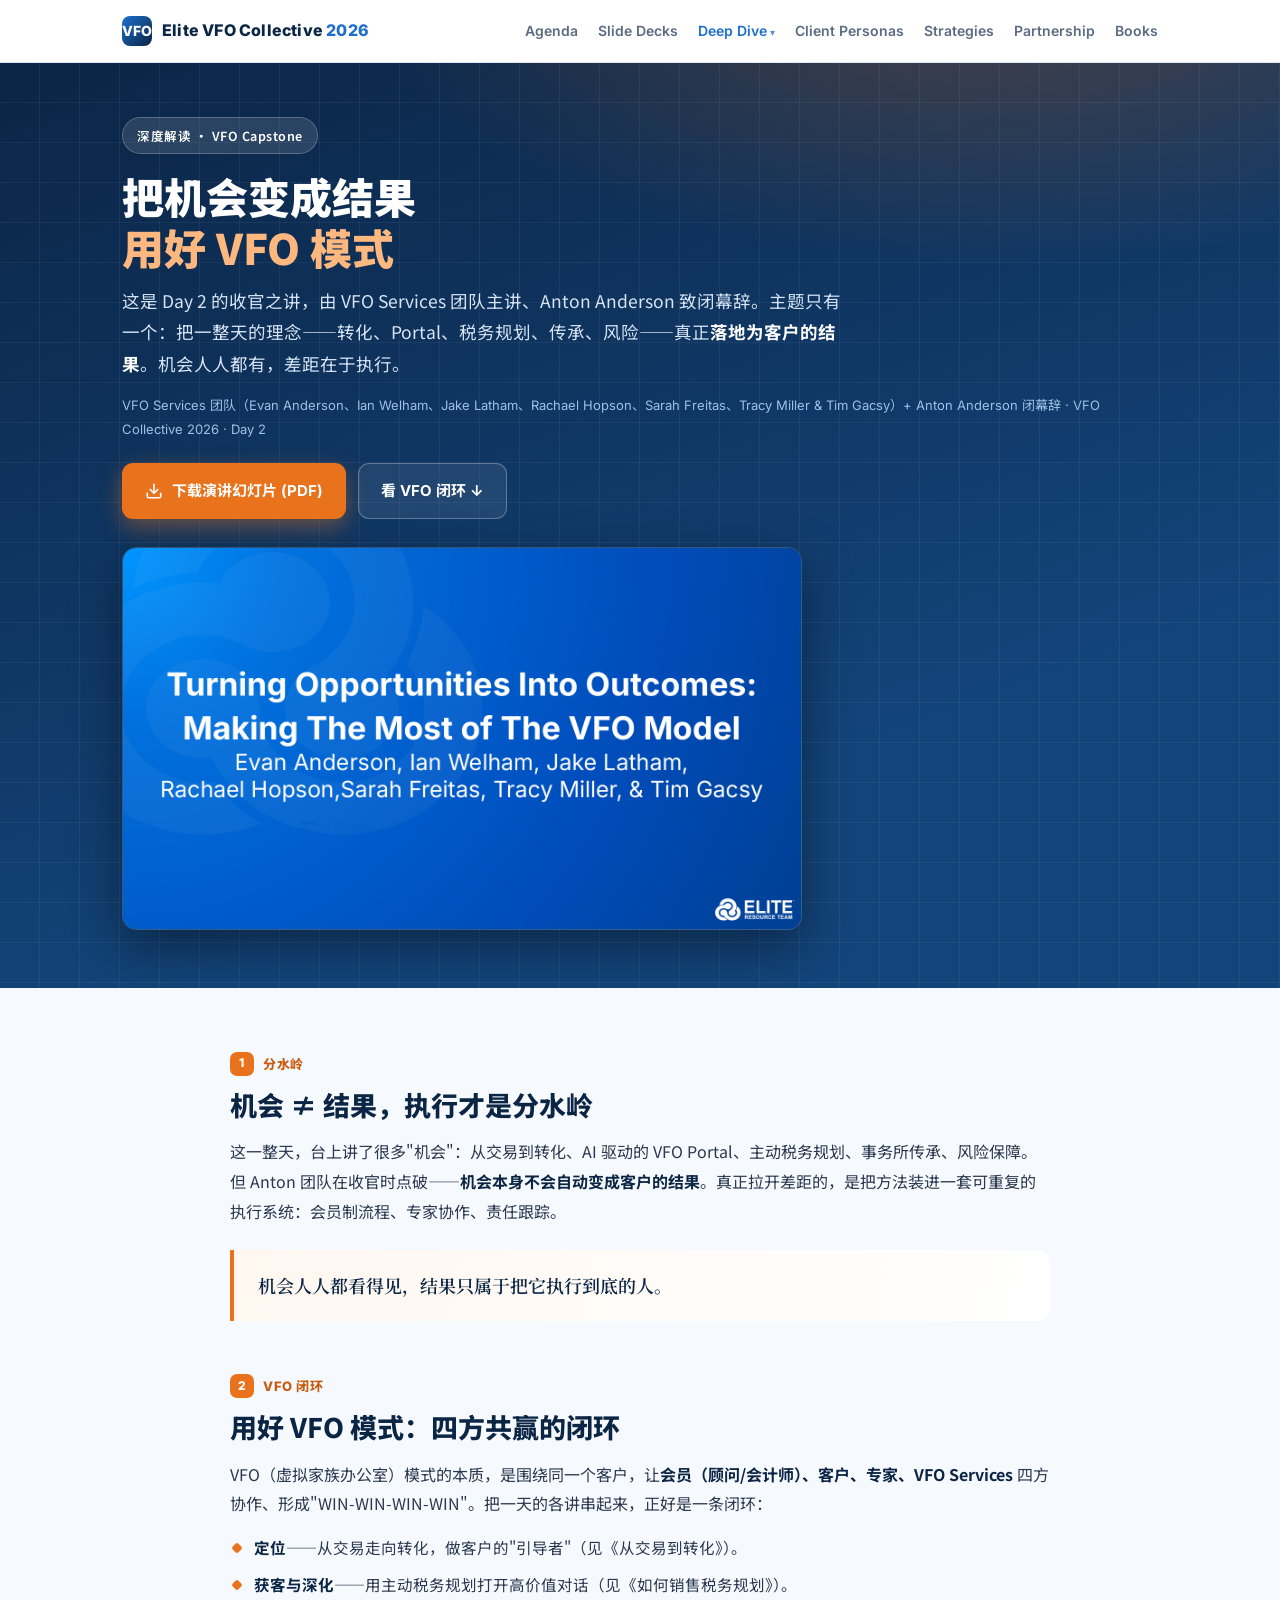
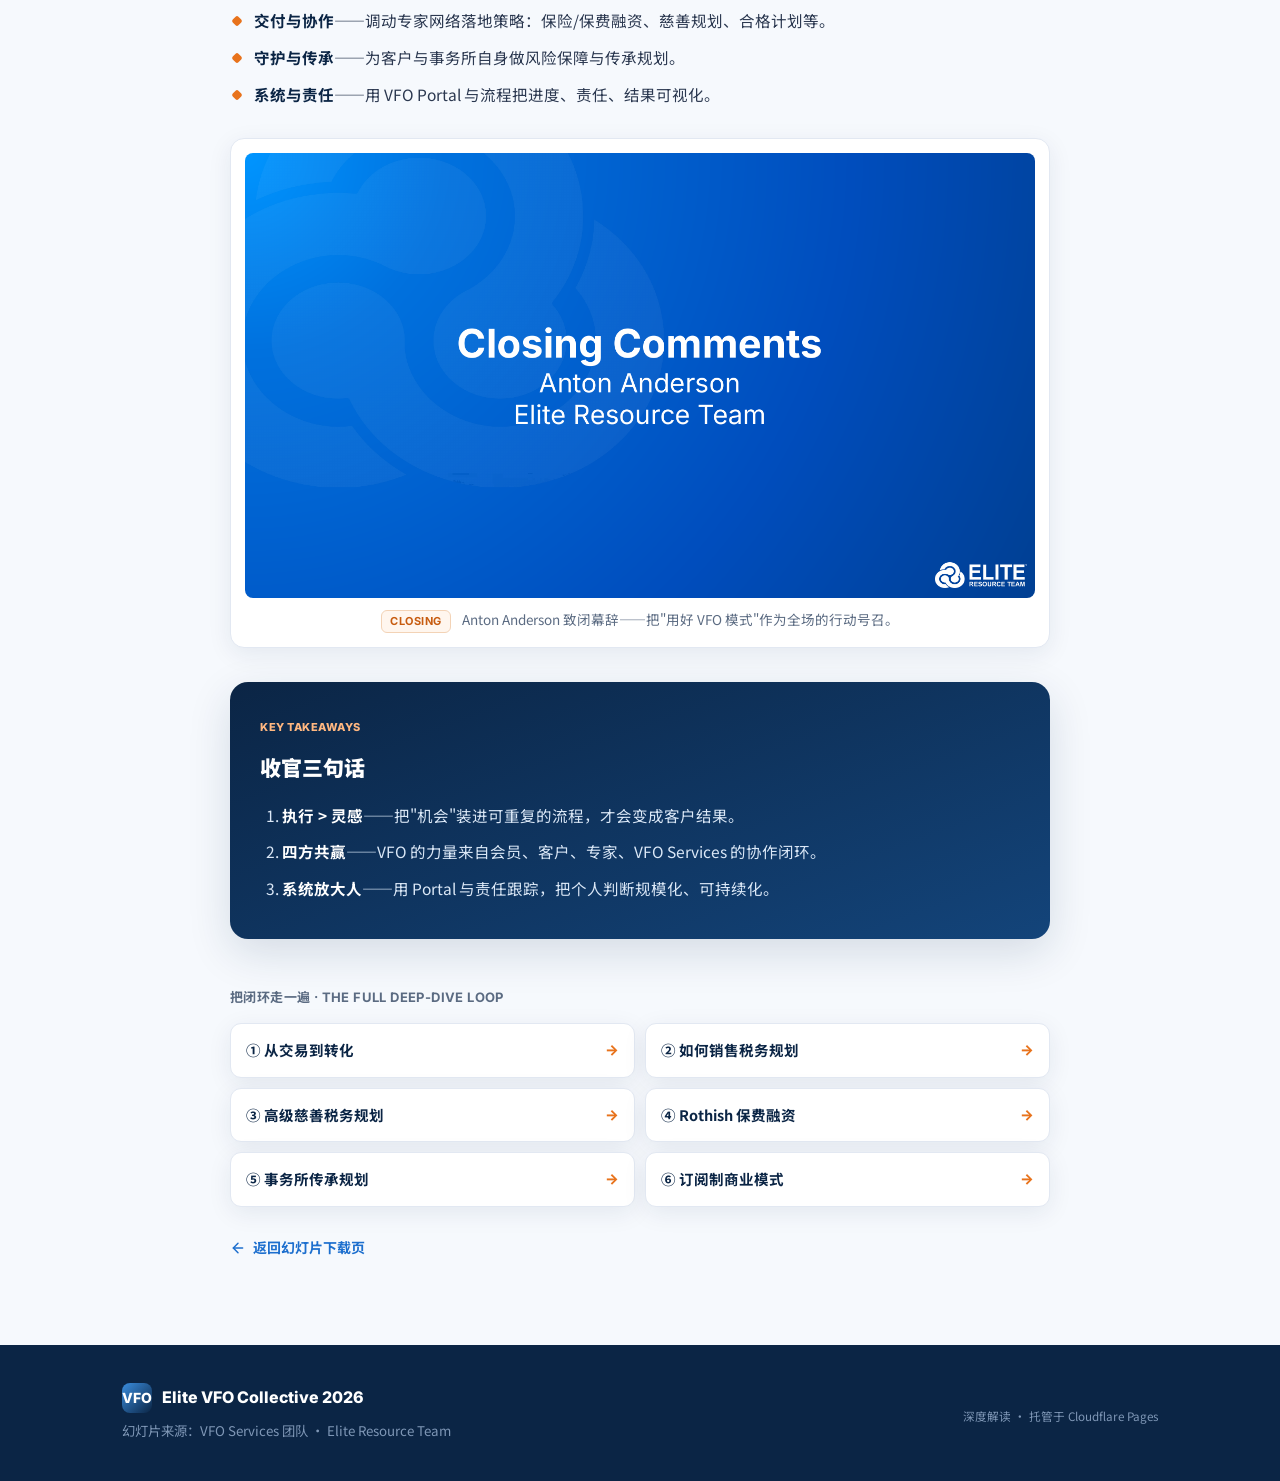
<file: site/public/turning-opportunities.html>
<!DOCTYPE html>
<html lang="zh">
<head>
<meta charset="UTF-8" />
<meta name="viewport" content="width=device-width, initial-scale=1.0" />
<title>把机会变成结果：用好 VFO 模式 — 深度解读 | VFO 2026</title>
<meta name="description" content="深度解读《Turning Opportunities Into Outcomes: Making The Most of The VFO Model》——VFO 团队的收官之讲，谈如何把一天的理念真正落地为客户结果。" />
<link rel="preconnect" href="https://fonts.googleapis.com" />
<link rel="preconnect" href="https://fonts.gstatic.com" crossorigin />
<link href="https://fonts.googleapis.com/css2?family=Inter:wght@400;500;600;700;800&family=Noto+Sans+SC:wght@400;500;700;900&family=Noto+Serif+SC:wght@600;700&display=swap" rel="stylesheet" />
<link href="deepdive.css" rel="stylesheet" />
</head>
<body>

<section class="hero">
  <div class="wrap">
    <span class="eyebrow">深度解读 · VFO Capstone</span>
    <h1>把机会变成结果<br/><span>用好 VFO 模式</span></h1>
    <p class="lede">这是 Day 2 的收官之讲，由 VFO Services 团队主讲、Anton Anderson 致闭幕辞。主题只有一个：把一整天的理念——转化、Portal、税务规划、传承、风险——真正<b style="color:#fff">落地为客户的结果</b>。机会人人都有，差距在于执行。</p>
    <p class="src">VFO Services 团队（Evan Anderson、Ian Welham、Jake Latham、Rachael Hopson、Sarah Freitas、Tracy Miller & Tim Gacsy）+ Anton Anderson 闭幕辞 · VFO Collective 2026 · Day 2</p>
    <div class="cta-row">
      <a class="btn btn-dl" href="slides/d2-10-turning-opportunities-outcomes.pdf" download="Turning Opportunities Into Outcomes.pdf">
        <svg viewBox="0 0 24 24" fill="none" stroke="currentColor" stroke-width="2.2" stroke-linecap="round" stroke-linejoin="round"><path d="M21 15v4a2 2 0 0 1-2 2H5a2 2 0 0 1-2-2v-4"/><polyline points="7 10 12 15 17 10"/><line x1="12" y1="15" x2="12" y2="3"/></svg>
        下载演讲幻灯片 (PDF)
      </a>
      <a class="btn btn-ghost" href="#s2">看 VFO 闭环 ↓</a>
    </div>
    <div class="hero-fig"><img src="img/outcomes/s1.png" alt="Turning Opportunities Into Outcomes: Making The Most of The VFO Model" loading="eager" /></div>
  </div>
</section>

<article>
  <div class="wrap"><div class="col">

    <section class="sec" id="s1">
      <div class="kicker"><span class="no">1</span> 分水岭</div>
      <h2>机会 ≠ 结果，执行才是分水岭</h2>
      <p>这一整天，台上讲了很多"机会"：从交易到转化、AI 驱动的 VFO Portal、主动税务规划、事务所传承、风险保障。但 Anton 团队在收官时点破——<b>机会本身不会自动变成客户的结果</b>。真正拉开差距的，是把方法装进一套可重复的执行系统：会员制流程、专家协作、责任跟踪。</p>
      <div class="pull">机会人人都看得见，结果只属于把它执行到底的人。</div>
    </section>

    <section class="sec" id="s2">
      <div class="kicker"><span class="no">2</span> VFO 闭环</div>
      <h2>用好 VFO 模式：四方共赢的闭环</h2>
      <p>VFO（虚拟家族办公室）模式的本质，是围绕同一个客户，让<b>会员（顾问/会计师）、客户、专家、VFO Services</b> 四方协作、形成"WIN-WIN-WIN-WIN"。把一天的各讲串起来，正好是一条闭环：</p>
      <ul class="lst">
        <li><b>定位</b>——从交易走向转化，做客户的"引导者"（见《从交易到转化》）。</li>
        <li><b>获客与深化</b>——用主动税务规划打开高价值对话（见《如何销售税务规划》）。</li>
        <li><b>交付与协作</b>——调动专家网络落地策略：保险/保费融资、慈善规划、合格计划等。</li>
        <li><b>守护与传承</b>——为客户与事务所自身做风险保障与传承规划。</li>
        <li><b>系统与责任</b>——用 VFO Portal 与流程把进度、责任、结果可视化。</li>
      </ul>
      <figure class="slide"><img src="img/outcomes/s2.png" alt="Closing Comments — Anton Anderson, Elite Resource Team" loading="lazy" /><figcaption><span class="lbl">Closing</span> Anton Anderson 致闭幕辞——把"用好 VFO 模式"作为全场的行动号召。</figcaption></figure>
    </section>

    <div class="takeaways">
      <span class="badge">Key Takeaways</span>
      <h3>收官三句话</h3>
      <ol>
        <li><b>执行 &gt; 灵感</b>——把"机会"装进可重复的流程，才会变成客户结果。</li>
        <li><b>四方共赢</b>——VFO 的力量来自会员、客户、专家、VFO Services 的协作闭环。</li>
        <li><b>系统放大人</b>——用 Portal 与责任跟踪，把个人判断规模化、可持续化。</li>
      </ol>
    </div>

    <div class="more">
      <h4>把闭环走一遍 · The Full Deep-Dive Loop</h4>
      <div class="grid">
        <a href="transformation.html">① 从交易到转化<span class="ar">→</span></a>
        <a href="selling-tax-plans.html">② 如何销售税务规划<span class="ar">→</span></a>
        <a href="charitable-tax-planning.html">③ 高级慈善税务规划<span class="ar">→</span></a>
        <a href="rothish.html">④ Rothish 保费融资<span class="ar">→</span></a>
        <a href="succession-planning.html">⑤ 事务所传承规划<span class="ar">→</span></a>
        <a href="subscription-model.html">⑥ 订阅制商业模式<span class="ar">→</span></a>
      </div>
    </div>

    <a class="backlink" href="index.html#slides">
      <svg viewBox="0 0 24 24" fill="none" stroke="currentColor" stroke-width="2.2" stroke-linecap="round" stroke-linejoin="round"><line x1="19" y1="12" x2="5" y2="12"/><polyline points="12 19 5 12 12 5"/></svg>
      返回幻灯片下载页
    </a>

  </div></div>
</article>

<footer class="site">
  <div class="wrap row-f">
    <div><div class="brand"><span class="mark" style="background:linear-gradient(135deg,#3a8dde,#0b2545)">VFO</span> Elite VFO Collective 2026</div>
      <small>幻灯片来源：VFO Services 团队 · Elite Resource Team</small></div>
    <div style="text-align:right;font-size:14px;"><small>深度解读 · 托管于 Cloudflare Pages</small></div>
  </div>
</footer>
  <script src="nav.js" defer></script>
</body>
</html>
</file>
<file: site/public/deepdive.css>
/* ============================================================
   Deep Dive — shared styles for talk deep-read pages
   Navy/blue site identity + orange "Threshold/deep-dive" accent
   ============================================================ */
:root{
  --navy:#0b2545; --blue:#13447a; --accent:#1d6fce; --accent-2:#3a8dde;
  --orange:#e8731c; --orange-dk:#c75c10; --orange-bg:#fff6ee;
  --sky:#eaf2fb; --ink:#1b2535; --muted:#5b6b82; --line:#e2e8f2; --bg:#f6f9fd; --white:#fff;
  --radius:14px; --shadow:0 6px 24px rgba(13,40,80,.08); --shadow-lg:0 14px 44px rgba(13,40,80,.14);
  --cjk:'Noto Sans SC','PingFang SC','Hiragino Sans GB','Microsoft YaHei',sans-serif;
}
*{ box-sizing:border-box; }
html{ scroll-behavior:smooth; }
body{ margin:0; font-family:var(--cjk); color:var(--ink); background:var(--bg); line-height:1.85; -webkit-font-smoothing:antialiased; }
a{ color:var(--accent); text-decoration:none; }
.wrap{ max-width:1080px; margin:0 auto; padding:0 22px; }
.en{ font-family:'Inter',var(--cjk); font-weight:600; color:var(--blue); }
b,strong{ color:var(--navy); }

/* Header */
header.site{ position:sticky; top:0; z-index:50; background:rgba(255,255,255,.92); backdrop-filter:saturate(180%) blur(10px); border-bottom:1px solid var(--line); }
.nav{ display:flex; align-items:center; justify-content:space-between; height:62px; }
.brand{ display:flex; align-items:center; gap:10px; font-weight:800; color:var(--navy); font-family:'Inter',var(--cjk); }
.brand .mark{ width:30px; height:30px; border-radius:8px; background:linear-gradient(135deg,var(--accent),var(--navy)); display:grid; place-items:center; color:#fff; font-size:14px; font-weight:800; }
.nav nav{ display:flex; align-items:center; }
.nav nav a{ color:var(--muted); font-weight:600; font-size:14px; margin-left:20px; font-family:'Inter',var(--cjk); }
.nav nav a:hover, .nav nav a.active{ color:var(--accent); }
@media (max-width:820px){ .nav nav a{ margin-left:13px; font-size:13px; } .brand .label{ display:none; } }

/* (Top navbar markup + dropdown styles live in nav.js — single source of truth.) */

/* Hero */
.hero{ background: radial-gradient(1100px 520px at 78% -12%, rgba(232,115,28,.30), transparent 60%), linear-gradient(160deg, var(--navy) 0%, var(--blue) 72%); color:#fff; padding:54px 0 58px; position:relative; overflow:hidden; }
.hero:after{ content:""; position:absolute; inset:0; background:url("data:image/svg+xml,%3Csvg xmlns='http://www.w3.org/2000/svg' width='40' height='40'%3E%3Cpath d='M0 39.5H40M39.5 0V40' stroke='%23ffffff' stroke-opacity='0.05'/%3E%3C/svg%3E"); pointer-events:none; }
.hero .wrap{ position:relative; z-index:1; }
.eyebrow{ display:inline-block; background:rgba(255,255,255,.12); border:1px solid rgba(255,255,255,.22); padding:6px 14px; border-radius:999px; font-size:12.5px; font-weight:600; letter-spacing:.5px; margin-bottom:16px; }
.hero h1{ font-size:clamp(26px,4.2vw,42px); line-height:1.22; margin:0 0 12px; font-weight:900; }
.hero h1 span{ color:#ffb780; }
.hero p.lede{ font-size:clamp(15px,2vw,17.5px); color:#d6e4f5; max-width:720px; margin:0; line-height:1.8; }
.hero .src{ font-size:13px; color:#9fc0e6; margin-top:14px; font-family:'Inter',var(--cjk); }
.hero .src b{ color:#e6f0fb; }
.hero .cta-row{ display:flex; flex-wrap:wrap; gap:12px; margin-top:22px; }
.hero .btn{ display:inline-flex; align-items:center; gap:9px; font-family:'Inter',var(--cjk); font-weight:700; font-size:15px; padding:13px 22px; border-radius:11px; cursor:pointer; border:1px solid transparent; transition:.18s; }
.hero .btn svg{ width:18px; height:18px; }
.hero .btn-dl{ background:var(--orange); color:#fff; box-shadow:0 8px 22px rgba(232,115,28,.42); }
.hero .btn-dl:hover{ background:#f5852f; transform:translateY(-1px); }
.hero .btn-ghost{ background:rgba(255,255,255,.08); color:#fff; border-color:rgba(255,255,255,.28); }
.hero .btn-ghost:hover{ background:rgba(255,255,255,.16); }
.hero-fig{ margin-top:28px; }
.hero-fig img{ width:100%; max-width:680px; display:block; border-radius:14px; box-shadow:0 18px 50px rgba(0,0,0,.4); border:1px solid rgba(255,255,255,.14); }

/* Article */
article{ padding:10px 0 30px; }
.col{ max-width:820px; margin:0 auto; }

/* Sections */
.sec{ margin-top:48px; scroll-margin-top:78px; }
.sec .kicker{ display:inline-flex; align-items:center; gap:9px; color:var(--orange-dk); font-weight:800; font-size:13px; letter-spacing:.5px; font-family:'Inter',var(--cjk); margin-bottom:6px; }
.sec .kicker .no{ background:var(--orange); color:#fff; width:24px; height:24px; border-radius:7px; display:grid; place-items:center; font-size:12px; font-weight:800; }
.sec h2{ font-size:clamp(21px,3vw,27px); color:var(--navy); font-weight:800; margin:4px 0 14px; line-height:1.4; }
.sec p{ margin:0 0 14px; font-size:16px; color:#2b3850; }

.lst{ margin:4px 0 16px; padding:0; list-style:none; }
.lst li{ position:relative; padding-left:24px; margin:8px 0; font-size:15.5px; color:#2b3850; }
.lst li:before{ content:""; position:absolute; left:3px; top:11px; width:8px; height:8px; border-radius:2px; background:var(--orange); transform:rotate(45deg); }

/* figure / embedded slide */
figure.slide{ margin:30px auto; max-width:860px; background:#fff; border:1px solid var(--line); border-radius:var(--radius); padding:14px; box-shadow:var(--shadow); }
figure.slide img{ width:100%; display:block; border-radius:8px; }
figure.slide figcaption{ margin-top:11px; font-size:13.5px; color:var(--muted); text-align:center; line-height:1.6; }
figure.slide figcaption .lbl{ display:inline-block; font-family:'Inter',var(--cjk); font-weight:700; color:var(--orange-dk); text-transform:uppercase; letter-spacing:.5px; font-size:11px; margin-right:8px; border:1px solid #f3d3b6; background:var(--orange-bg); border-radius:6px; padding:2px 8px; }

/* pull quote + callout */
.pull{ margin:24px 0; padding:20px 24px; border-left:4px solid var(--orange); background:linear-gradient(100deg,#fff7f0,#fff); border-radius:0 12px 12px 0; font-size:18px; font-weight:600; color:var(--navy); line-height:1.7; font-family:'Noto Serif SC',var(--cjk); }
.callout{ margin:20px 0; padding:15px 19px; background:var(--orange-bg); border:1px solid #f3dcb6; border-radius:12px; font-size:14px; color:#6b5326; }
.callout b{ color:var(--orange-dk); }
.callout.disc{ background:#f4f7fb; border-color:var(--line); color:var(--muted); }

/* compare table */
.tbl{ width:100%; border-collapse:collapse; margin:8px 0 16px; font-size:14.5px; background:#fff; border:1px solid var(--line); border-radius:12px; overflow:hidden; box-shadow:var(--shadow); }
.tbl th,.tbl td{ text-align:left; padding:11px 14px; border-bottom:1px solid var(--line); vertical-align:top; }
.tbl thead th{ background:var(--navy); color:#fff; font-size:13px; font-weight:700; }
.tbl tbody th{ background:var(--sky); color:var(--navy); font-weight:700; width:30%; }
.tbl tr:last-child td,.tbl tr:last-child th{ border-bottom:none; }
.tbl td b{ color:var(--orange-dk); }

/* key takeaways box */
.takeaways{ margin:34px 0 6px; background:linear-gradient(160deg,var(--navy),var(--blue)); color:#eaf2fb; border-radius:18px; padding:28px 30px; box-shadow:var(--shadow-lg); }
.takeaways .badge{ font-family:'Inter',var(--cjk); font-size:11px; font-weight:800; letter-spacing:.5px; color:#ffb780; text-transform:uppercase; }
.takeaways h3{ margin:8px 0 14px; color:#fff; font-size:21px; font-weight:900; }
.takeaways ol{ margin:0; padding-left:22px; } .takeaways li{ font-size:15.5px; margin:8px 0; color:#dbe8f7; }
.takeaways li b{ color:#fff; }

/* cross links to other deep dives */
.more{ margin:46px 0 0; }
.more h4{ font-family:'Inter',var(--cjk); font-size:13px; letter-spacing:.4px; color:var(--muted); text-transform:uppercase; margin:0 0 14px; }
.more .grid{ display:grid; grid-template-columns:1fr 1fr; gap:10px; }
@media (max-width:680px){ .more .grid{ grid-template-columns:1fr; } }
.more a{ display:flex; align-items:center; gap:10px; background:#fff; border:1px solid var(--line); border-radius:11px; padding:13px 15px; box-shadow:var(--shadow); font-size:14.5px; font-weight:700; color:var(--navy); transition:.15s; }
.more a:hover{ border-color:#f3c9a4; transform:translateY(-2px); color:var(--orange-dk); }
.more a .ar{ margin-left:auto; color:var(--orange); font-family:'Inter',var(--cjk); font-weight:800; }

.backlink{ display:inline-flex; align-items:center; gap:7px; margin-top:28px; font-family:'Inter',var(--cjk); font-weight:700; font-size:14px; }
.backlink svg{ width:16px; height:16px; }

footer.site{ background:var(--navy); color:#c5d6ec; padding:38px 0; margin-top:50px; }
footer .row-f{ display:flex; flex-wrap:wrap; justify-content:space-between; gap:18px; align-items:center; }
footer .brand{ color:#fff; }
footer small{ color:#7f97b6; display:block; margin-top:6px; }
@media (prefers-reduced-motion:reduce){ html{ scroll-behavior:auto; } }
</file>
